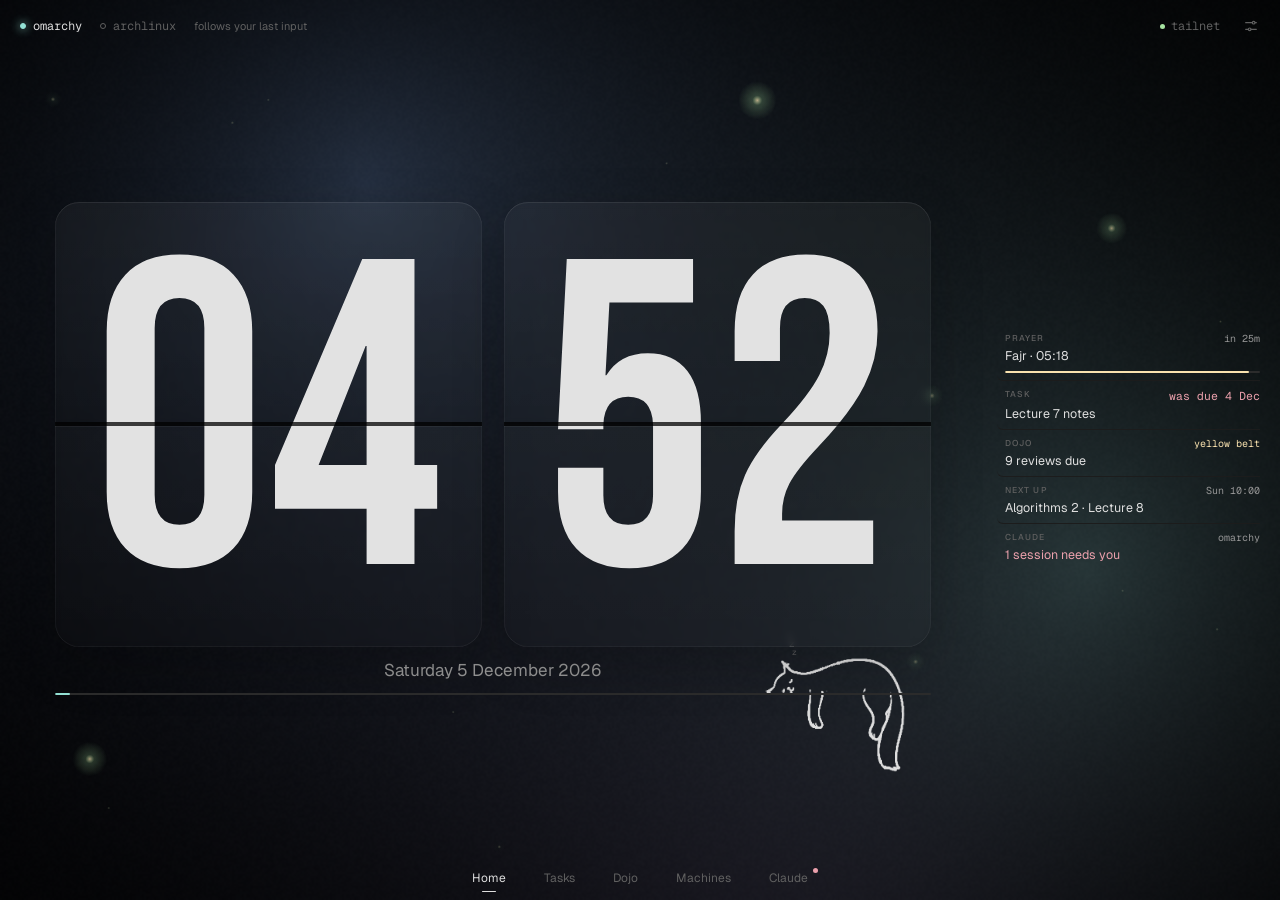
<file: mockup/index.html>
<!doctype html>
<html lang="en"><head><meta charset="utf-8">
<meta name="viewport" content="width=device-width,initial-scale=1,viewport-fit=cover">
<meta name="theme-color" content="#000000"><meta name="mobile-web-app-capable" content="yes">
<link rel="manifest" href="manifest.webmanifest"><link rel="icon" href="icon-192.png">
<title>Subscreen Hub</title>
<link rel="preconnect" href="https://fonts.googleapis.com">
<link rel="preconnect" href="https://fonts.gstatic.com" crossorigin>
<link rel="stylesheet" href="https://fonts.googleapis.com/css2?family=Geist:wght@200;300;400;500;600&family=Bebas+Neue&family=Geist+Mono:wght@400;500&family=IBM+Plex+Sans+Arabic:wght@200;400&display=swap">
<style>
/* Layout: black glass, the same language as dojo and taskvim. True black, no boxes: a section is a small title over a hairline rule.
   Five pages swipe sideways; Home is the clock plus a glance column that links into every other page. Dark-only on purpose (AMOLED). */
:root{
  --bg:#000;
  --text:#dedede;
  --sub:#969696;
  --muted:#606060;
  --faint:#2c2c2c;
  --hair:#1c1c1c;
  --sel:#141414;
  --green:#a6e3a1; --sand:#f9e2af; --rose:#eba0ac; --warm:#fab387; --blue:#89b4fa; --teal:#94e2d5; --purple:#cba6f7; --brown:#c2956e;
  --accent:var(--teal);
  --f-ui:"Geist",system-ui,sans-serif;
  --f-num:"Geist Mono",ui-monospace,monospace;
  --f-ar:"IBM Plex Sans Arabic","Noto Sans Arabic",sans-serif;
  --f-flip:"Bebas Neue","Oswald","Arial Narrow",sans-serif;
  color-scheme:dark;
}
:root[data-scene="aurora"]{--accent:var(--green)}
:root[data-scene="abyss"]{--accent:var(--blue)}
:root[data-scene="sunrise"]{--accent:var(--warm)}

[hidden]{display:none!important}
html{height:100%}
body{margin:0;height:100%;overflow:hidden;background:var(--bg);color:var(--text);font-family:var(--f-ui);-webkit-tap-highlight-color:transparent;-webkit-font-smoothing:antialiased}
button{font:inherit;color:inherit;appearance:none;background:none;border:0;padding:0;cursor:pointer}
:focus-visible{outline:1px solid var(--accent);outline-offset:3px;border-radius:4px}
.num{font-family:var(--f-num);font-variant-numeric:tabular-nums}

#sky{position:fixed;inset:0;width:100%;height:100%;display:block;background:var(--bg);transition:opacity .6s}
#fauna{position:fixed;inset:0;width:100%;height:100%;display:block;pointer-events:none;z-index:1}

.app{position:fixed;inset:0;z-index:2;display:grid;grid-template-rows:auto minmax(0,1fr) auto;padding:calc(env(safe-area-inset-top,0px) + 12px) 20px calc(env(safe-area-inset-bottom,0px) + 8px);box-sizing:border-box;max-width:1400px;margin:0 auto;transition:filter .8s}
:root[data-night] .app,:root[data-night] #fauna,:root[data-night] #sky{filter:grayscale(1) sepia(1) hue-rotate(-38deg) saturate(3.2) brightness(.72)}

/* ---------- top rail ---------- */
.top{display:flex;align-items:center;justify-content:space-between;gap:16px;min-height:28px;font-size:12px}
.hosts{display:flex;gap:18px;align-items:center;min-width:0}
.host{display:flex;align-items:center;gap:7px;color:var(--muted);transition:color .3s;font-family:var(--f-num);font-size:12px}
.host i{width:6px;height:6px;border-radius:50%;border:1px solid currentColor;box-sizing:border-box;transition:background .3s,border-color .3s}
.host.on{color:var(--text)}
.host.on i{background:var(--accent);border-color:var(--accent);box-shadow:0 0 10px var(--accent)}
.mode{color:var(--muted);font-size:11px;white-space:nowrap;overflow:hidden;text-overflow:ellipsis}
.status{display:flex;gap:16px;align-items:center;color:var(--muted);font-family:var(--f-num);font-size:12px;white-space:nowrap}
.mini{color:var(--sub);opacity:0;transition:opacity .4s}
.app:not([data-page="home"]) .mini{opacity:1}
.net{display:flex;align-items:center;gap:6px}
.net i{width:5px;height:5px;border-radius:50%;background:var(--green)}

/* ---------- pager ---------- */
.pager{overflow:hidden;min-height:0;touch-action:pan-y}
.track{display:flex;height:100%;transition:transform .55s cubic-bezier(.22,.9,.24,1)}
.page{flex:0 0 100%;height:100%;overflow:hidden;padding-block:10px;box-sizing:border-box;scrollbar-width:none;position:relative}
.page::-webkit-scrollbar{display:none}
/* every page fits the screen: .fit is scaled down by JS when its content is taller than the page */
.fit{height:100%;transform-origin:top left}
.fit > *{transition:opacity .5s}
.page:not(.on) .fit > *{opacity:0}
.cols{display:grid;grid-template-columns:minmax(0,1.35fr) minmax(0,1fr);gap:clamp(20px,4vw,56px);align-items:start}

/* a section: title + hairline, never a box */
.sec + .sec{margin-top:18px}
.sec-h{display:flex;justify-content:space-between;align-items:baseline;gap:10px;margin:0 0 4px;padding-bottom:6px;border-bottom:1px solid var(--hair);font:500 10.5px var(--f-ui);letter-spacing:.14em;text-transform:uppercase;color:var(--muted)}
.src{font:400 10.5px var(--f-num);letter-spacing:0;text-transform:none;color:var(--muted)}
.line{display:block;height:2px;background:var(--faint);border-radius:2px;overflow:hidden}
.line i{display:block;height:100%;background:var(--accent);border-radius:2px;transition:width .8s cubic-bezier(.22,.9,.24,1)}
.btn{display:inline-flex;align-items:center;gap:8px;font-size:13px;padding:9px 14px;border-radius:999px;background:var(--text);color:#000;font-weight:500;transition:transform .15s}
.btn:active{transform:scale(.96)}
.btn.ghost{background:transparent;color:var(--sub);box-shadow:inset 0 0 0 1px var(--faint)}
.dot{display:inline-block;width:6px;height:6px;border-radius:50%;background:var(--muted);flex:none}

/* ---------- home ---------- */
#p-home .fit{display:flex;align-items:center}
.home{display:grid;grid-template-columns:minmax(0,1fr) minmax(150px,.27fr);gap:clamp(18px,3vw,48px);align-items:center;width:100%}
.clockblock{min-width:0;transition:transform 6s ease-in-out;container-type:inline-size;display:grid;justify-content:center}
.stack{display:flex;flex-direction:column;min-width:0}
.stack .when{justify-content:center}
/* flip clock: two cards, each split in half; a minute change folds the top half down */
.flipclock{--ch:min(52vh,47cqw);display:flex;gap:calc(var(--ch)*.05)}
.flip{position:relative;width:calc(var(--ch)*.96);height:var(--ch);perspective:calc(var(--ch)*3.5);font:400 calc(var(--ch)*.98)/1 var(--f-flip);color:#e2e2e2;letter-spacing:.005em;font-variant-numeric:tabular-nums;--r:calc(var(--ch)*.055)}
.flip .h{position:absolute;left:0;right:0;height:50%;overflow:hidden;-webkit-backface-visibility:hidden;backface-visibility:hidden}
.flip .h{background:rgba(30,30,34,.12);-webkit-backdrop-filter:blur(6px) saturate(1.2);backdrop-filter:blur(3px)}
.flip .ft,.flip .fb{-webkit-backdrop-filter:none;backdrop-filter:none;background:rgb(22,22,26)}
.flip .up{top:0;border-radius:var(--r) var(--r) 0 0;background:linear-gradient(rgba(255,255,255,.045),rgba(255,255,255,.02));box-shadow:inset 0 1px 0 rgba(255,255,255,.08),inset 1px 0 0 rgba(255,255,255,.04),inset -1px 0 0 rgba(255,255,255,.04)}
.flip .lo{bottom:0;border-radius:0 0 var(--r) var(--r);background:linear-gradient(rgba(255,255,255,.03),rgba(255,255,255,.015));box-shadow:inset 0 -1px 0 rgba(255,255,255,.04),inset 1px 0 0 rgba(255,255,255,.04),inset -1px 0 0 rgba(255,255,255,.04)}
.flip .h span{position:absolute;left:0;right:0;height:200%;display:flex;align-items:center;justify-content:center;padding-top:calc(var(--ch)*.045);box-sizing:border-box}
.flip .up span{top:0}
.flip .lo span{bottom:0}
.flip .ft{z-index:3;transform-origin:50% 100%;visibility:hidden}
.flip.go .ft,.flip.go .fb{visibility:visible}
.flip .fb{z-index:3;transform-origin:50% 0;transform:rotateX(90deg);visibility:hidden}
.flip.go .ft{animation:flipTop .28s cubic-bezier(.55,0,.85,.4) forwards}
.flip.go .fb{animation:flipBot .34s .28s cubic-bezier(.2,.75,.3,1.15) forwards}
.flip::after{content:"";position:absolute;left:0;right:0;top:50%;height:max(2px,calc(var(--ch)*.009));margin-top:calc(max(2px,calc(var(--ch)*.009)) / -2);background:rgba(0,0,0,.75);z-index:5;box-shadow:0 1px 0 rgba(255,255,255,.05)}
.flip::before{content:"";position:absolute;inset:0;border-radius:var(--r);box-shadow:0 calc(var(--ch)*.04) calc(var(--ch)*.12) rgba(0,0,0,.18);pointer-events:none}
@keyframes flipTop{0%{transform:rotateX(0);filter:brightness(1)}100%{transform:rotateX(-90deg);filter:brightness(.55)}}
@keyframes flipBot{0%{transform:rotateX(90deg);filter:brightness(1.4)}100%{transform:rotateX(0);filter:brightness(1)}}
.when{display:flex;flex-wrap:wrap;gap:4px 14px;margin-top:12px;font-size:clamp(13px,1.7vw,17px);color:var(--sub)}
.when .hijri{color:var(--sand)}
.minute{margin-top:12px;max-width:100%}

.glance{display:flex;flex-direction:column;min-width:0}
.g{display:grid;grid-template-columns:minmax(0,1fr) auto;gap:2px 8px;padding:7px 8px;margin:0 -8px;border-bottom:1px solid var(--hair);text-align:left;border-radius:6px;transition:background .2s}
.g:last-child{border-bottom:0}
.g:active,.g:hover{background:var(--sel)}
.g .k{grid-row:1;grid-column:1;font:500 8.5px var(--f-ui);letter-spacing:.14em;text-transform:uppercase;color:var(--muted)}
.g .r{grid-row:1;grid-column:2;font:400 10px var(--f-num);color:var(--sub);white-space:nowrap;text-align:right}
.g .v{grid-row:2;grid-column:1 / 3;font-size:12.5px;white-space:nowrap;overflow:hidden;text-overflow:ellipsis}
.g .bar{grid-row:3;grid-column:1 / 3;margin-top:5px}
.g .bar i{background:var(--sand)}
.g.prayer.iqama .bar i{background:var(--teal)}

/* ---------- display menu ---------- */
.menu-btn{width:30px;height:30px;margin:-4px -6px -4px 0;border-radius:50%;display:grid;place-items:center;color:var(--muted);transition:color .2s,background .2s}
.menu-btn svg{width:16px;height:16px}
.menu-btn[aria-expanded="true"]{color:var(--text);background:var(--sel)}
.menu{position:fixed;top:calc(env(safe-area-inset-top,0px) + 46px);right:16px;z-index:30;width:min(290px,calc(100vw - 32px));background:rgba(12,12,12,.93);-webkit-backdrop-filter:blur(16px);backdrop-filter:blur(16px);box-shadow:inset 0 0 0 1px var(--faint),0 20px 60px rgba(0,0,0,.7);border-radius:16px;padding:14px 16px 6px;box-sizing:border-box;transform-origin:top right;animation:menuIn .25s cubic-bezier(.22,.9,.24,1)}
.menu h3{margin:0 0 10px;font:500 10px var(--f-ui);letter-spacing:.14em;text-transform:uppercase;color:var(--muted)}
.swatches{display:grid;grid-template-columns:repeat(5,minmax(0,1fr));gap:6px;margin-bottom:12px}
.sw{display:flex;flex-direction:column;align-items:center;gap:6px;font-size:10.5px;color:var(--sub)}
.sw i{width:38px;height:38px;max-width:100%;border-radius:50%;box-shadow:inset 0 0 0 1px var(--faint);transition:box-shadow .2s,transform .2s}
.sw:active i{transform:scale(.92)}
.sw.on{color:var(--text)}
.sw.on i{box-shadow:0 0 0 2px #0c0c0c,0 0 0 3px var(--text)}
.sw[data-scene="glow"] i{background:radial-gradient(circle at 30% 35%,#89b4fa99,transparent 55%),radial-gradient(circle at 72% 72%,#94e2d599,transparent 55%),#000}
.sw[data-scene="aurora"] i{background:linear-gradient(180deg,#000 12%,#a6e3a166 45%,#cba6f755 62%,#000 92%)}
.sw[data-scene="abyss"] i{background:radial-gradient(circle at 50% 30%,#89b4fa55,transparent 60%),linear-gradient(180deg,#0b1a2c,#000)}
.sw[data-scene="sunrise"] i{background:radial-gradient(circle at 70% 70%,#fab387,transparent 30%),linear-gradient(180deg,#000 15%,#4a1820 62%,#7a3a24 100%)}
.sw[data-scene="off"] i{background:#000}
.rowt{display:flex;justify-content:space-between;align-items:center;width:100%;padding:11px 0;border-top:1px solid var(--hair);font-size:13px;text-align:left}
.switch{width:30px;height:18px;border-radius:9px;background:var(--faint);position:relative;transition:background .2s;flex:none}
.switch::after{content:"";position:absolute;left:2px;top:2px;width:14px;height:14px;border-radius:50%;background:var(--sub);transition:transform .2s,background .2s}
[aria-pressed="true"] .switch{background:var(--accent)}
[aria-pressed="true"] .switch::after{transform:translateX(12px);background:#000}
@keyframes menuIn{from{opacity:0;transform:scale(.94) translateY(-4px)}}

/* ---------- tasks ---------- */
.group{margin-top:8px}
.group-h{display:flex;gap:8px;align-items:baseline;font-size:12px;color:var(--sub);margin-bottom:2px}
.group-h b{font-weight:500;color:var(--text)}
.task{display:grid;grid-template-columns:18px minmax(0,1fr) auto;gap:12px;align-items:center;padding:6px 0;transition:opacity .4s;width:100%;text-align:left}
.chk{width:16px;height:16px;border-radius:50%;box-shadow:inset 0 0 0 1.5px var(--muted);position:relative;transition:background .25s,box-shadow .25s}
.chk::after{content:"";position:absolute;left:5px;top:2px;width:4px;height:8px;border:solid #000;border-width:0 1.5px 1.5px 0;transform:rotate(45deg) scale(0);transition:transform .2s}
.task.done .chk{background:var(--green);box-shadow:none}
.task.done .chk::after{transform:rotate(45deg) scale(1)}
.task.done{opacity:.35}
.task.done .t{text-decoration:line-through}
.t{font-size:14px;min-width:0;overflow:hidden;text-overflow:ellipsis;white-space:nowrap}
.t .proj{font-size:12px;margin-right:6px}
.due{font:400 11.5px var(--f-num);color:var(--muted);white-space:nowrap}
.due.late{color:var(--rose)}
.due.today{color:var(--sand)}
.due.habit{color:var(--teal)}
.big{font-weight:300;font-size:clamp(34px,5vw,54px);line-height:1;letter-spacing:-.03em}
.big small{font-size:.42em;color:var(--muted);letter-spacing:0;margin-left:4px}
.kv{display:grid;grid-template-columns:repeat(4,minmax(0,1fr));gap:10px;margin-top:4px}
.kv div{min-width:0}
.kv span{display:block;font:500 10px var(--f-ui);letter-spacing:.12em;text-transform:uppercase;color:var(--muted)}
.kv b{display:block;font:400 17px var(--f-num);margin-top:3px;white-space:nowrap}
.kv small{color:var(--muted);font-size:11px}
.heat{display:grid;grid-auto-flow:column;grid-template-rows:repeat(7,9px);grid-auto-columns:9px;gap:3px;margin-top:10px;overflow:hidden}
.heat i{border-radius:2px;background:#151515}
.heat .l1{background:#466048}.heat .l2{background:#648c62}.heat .l3{background:#85b981}.heat .l4{background:#a6e3a1}
.heat .today{box-shadow:0 0 0 1px var(--text)}
.course{display:grid;grid-template-columns:minmax(0,1fr) auto;gap:4px 10px;padding:7px 0;font-size:13px}
.course .line{grid-column:1 / 3}
.course .p{font:400 11.5px var(--f-num);color:var(--sub)}

/* ---------- dojo ---------- */
.belt{display:flex;align-items:baseline;gap:12px;flex-wrap:wrap}
.belt .kanji{font-size:13px;color:var(--muted);letter-spacing:.2em}
.belt-name{font-weight:300;font-size:clamp(34px,5vw,56px);letter-spacing:-.03em;line-height:1}
.xp{display:flex;justify-content:space-between;font:400 12px var(--f-num);color:var(--sub);margin:12px 0 6px}
.review{display:grid;grid-template-columns:auto minmax(0,1fr) auto;gap:12px;align-items:center;padding:8px 0;font-size:13.5px;border-bottom:1px solid var(--hair)}
.review:last-child{border-bottom:0}
.review .n{font:400 11px var(--f-num);color:var(--muted);min-width:2.6em}
.diff{font:400 11px var(--f-num)}
.diff.Easy{color:var(--teal)}.diff.Medium{color:var(--sand)}.diff.Hard{color:var(--rose)}
.actions{display:flex;gap:10px;flex-wrap:wrap;margin-top:14px}

/* ---------- machines ---------- */
.machs{display:grid;grid-template-columns:repeat(auto-fit,minmax(min(100%,300px),1fr));gap:clamp(20px,4vw,48px)}
.mach{cursor:pointer;min-width:0}
.mach-h{display:flex;align-items:center;gap:9px;padding-bottom:6px;border-bottom:1px solid var(--hair)}
.mach-h b{font:500 13px var(--f-num)}
.mach-h .kind{font-size:12px;color:var(--muted)}
.mach-h .idle{margin-left:auto;font:400 11.5px var(--f-num);color:var(--muted)}
.mach.on .mach-h .dot{background:var(--accent);box-shadow:0 0 8px var(--accent)}
.mach.on .mach-h .idle{color:var(--accent)}
.spark{width:100%;height:38px;display:block;margin:10px 0 8px}
.np{display:grid;grid-template-columns:38px minmax(0,1fr) auto auto;gap:12px;align-items:center;margin-top:14px;padding-top:12px;border-top:1px solid var(--hair)}
.cover{width:38px;height:38px;border-radius:6px;background:#151515}
.np .tt{font-size:13px;white-space:nowrap;overflow:hidden;text-overflow:ellipsis}
.np .ar{font-size:12px;color:var(--sub);white-space:nowrap;overflow:hidden;text-overflow:ellipsis}
.np .line{margin-top:6px}
.icon{width:34px;height:34px;border-radius:50%;display:grid;place-items:center;color:var(--sub);transition:background .2s,color .2s}
.icon:active{background:var(--sel);color:var(--text)}
.icon svg{width:18px;height:18px}
.np.empty{color:var(--muted);font-size:13px;grid-template-columns:1fr}
.controls{margin-top:22px}
.keys{display:grid;grid-template-columns:repeat(10,minmax(0,1fr));gap:6px;margin-top:8px}
.key{display:flex;flex-direction:column;align-items:center;gap:7px;padding:12px 4px 10px;border-radius:12px;color:var(--sub);font-size:10.5px;transition:background .2s,color .2s;position:relative;overflow:hidden;text-align:center}
.key:hover{background:var(--sel)}
.key svg{width:20px;height:20px}
.key .n{font:300 20px var(--f-ui);line-height:20px;color:var(--text)}
.key.on{color:var(--accent);background:color-mix(in srgb,var(--accent) 9%,transparent)}
.rip{position:absolute;width:16px;height:16px;border-radius:50%;background:var(--text);opacity:.18;transform:translate(-50%,-50%) scale(0);animation:rip .55s ease-out forwards;pointer-events:none}

/* ---------- claude ---------- */
.claude{grid-template-columns:minmax(0,.85fr) minmax(0,1.15fr)}
.crab{width:100%;max-width:220px;aspect-ratio:2.4/1;display:block;image-rendering:pixelated}
.crab-say{font-weight:300;font-size:clamp(24px,3.4vw,36px);letter-spacing:-.02em;line-height:1.1;margin-top:6px}
.crab-say.alert{color:var(--rose)}
.usage{display:grid;grid-template-columns:minmax(0,1fr) auto;gap:6px 12px;align-items:center;font-size:12.5px;color:var(--sub);margin-top:6px}
.usage .line{grid-column:1 / 3;margin-bottom:8px}
.usage .num{color:var(--text);font-size:12px}
.sess{padding:12px 0;border-bottom:1px solid var(--hair)}
.sess:last-child{border-bottom:0}
.sess-h{display:flex;align-items:center;gap:10px;min-width:0}
.sess-h code{font:500 13px var(--f-num);white-space:nowrap;overflow:hidden;text-overflow:ellipsis;min-width:0}
.sess-h .host-tag{font:400 11px var(--f-num);color:var(--muted)}
.sess-h .st{margin-left:auto;font-size:11.5px;color:var(--muted);white-space:nowrap}
.sess.working .dot{background:var(--teal);animation:soft 1.4s infinite}
.sess.working .st{color:var(--teal)}
.sess.waiting .dot{background:var(--rose);animation:ping 1.8s infinite}
.sess.waiting .st{color:var(--rose)}
.sess p{margin:5px 0 0 16px;font-size:13px;color:var(--sub)}
.sess p code{font-family:var(--f-num);color:var(--text);font-size:12.5px}
.sess .actions{margin:10px 0 0 16px}

/* ---------- dock ---------- */
.dock{display:flex;justify-content:center;gap:clamp(14px,4vw,34px);padding-top:8px;font-size:12px}
.dock button{color:var(--muted);padding:6px 2px;position:relative;transition:color .3s}
.dock button::after{content:"";position:absolute;left:50%;bottom:0;width:0;height:1.5px;background:var(--text);border-radius:2px;transform:translateX(-50%);transition:width .35s cubic-bezier(.22,.9,.24,1)}
.dock button.on{color:var(--text)}
.dock button.on::after{width:14px}
.badge{position:absolute;top:4px;right:-8px;width:5px;height:5px;border-radius:50%;background:var(--rose)}

/* ---------- overlays ---------- */
.toast{position:fixed;left:50%;bottom:calc(env(safe-area-inset-bottom,0px) + 52px);transform:translate(-50%,10px);opacity:0;pointer-events:none;transition:opacity .25s,transform .25s;background:#0d0d0d;box-shadow:inset 0 0 0 1px var(--faint);border-radius:10px;padding:10px 14px;font-size:12.5px;color:var(--sub);max-width:calc(100% - 40px);box-sizing:border-box;z-index:40}
.toast.show{opacity:1;transform:translate(-50%,0)}
.toast b{color:var(--text);font-weight:500}
.toast code{font:12px var(--f-num);color:var(--text);word-break:break-all}
.pop{position:fixed;width:5px;height:5px;margin:-2.5px;border-radius:50%;pointer-events:none;z-index:45;animation:pop .7s cubic-bezier(.2,.8,.3,1) forwards}

.athan{position:fixed;inset:0;z-index:50;display:grid;place-items:center;background:rgba(0,0,0,.94);cursor:pointer;animation:fade .7s ease-out;overflow:hidden}
.athan .ring{position:absolute;left:50%;top:50%;width:46vmin;height:46vmin;margin:-23vmin 0 0 -23vmin;border-radius:50%;box-shadow:inset 0 0 0 1px var(--sand);opacity:0;animation:ring 5s cubic-bezier(.2,.6,.3,1) infinite}
.athan .ring:nth-child(2){animation-delay:1.66s}
.athan .ring:nth-child(3){animation-delay:3.33s}
.athan-in{position:relative;text-align:center;padding:20px}
.athan-ar{font-family:var(--f-ar);font-weight:200;font-size:min(22vmin,160px);line-height:1.15;color:var(--sand)}
.athan-en{font-size:12px;letter-spacing:.3em;text-transform:uppercase;color:var(--sub);margin-top:4px}
.athan-note{font-size:11.5px;color:var(--muted);margin-top:22px}

@keyframes soft{50%{opacity:.25}}
@keyframes ping{0%{box-shadow:0 0 0 0 color-mix(in srgb,var(--rose) 60%,transparent)}100%{box-shadow:0 0 0 7px transparent}}
@keyframes rip{to{transform:translate(-50%,-50%) scale(12);opacity:0}}
@keyframes pop{to{transform:translate(var(--dx),var(--dy));opacity:0}}
@keyframes ring{0%{transform:scale(.4);opacity:0}15%{opacity:.7}100%{transform:scale(2.6);opacity:0}}
@keyframes fade{from{opacity:0}}

@media (max-aspect-ratio:1/1){
  .mode{display:none}
  .home,.cols,.claude{grid-template-columns:minmax(0,1fr)}
  .home{gap:22px}
  .flipclock{--ch:min(34vh,47cqw)}
  .keys{grid-template-columns:repeat(5,minmax(0,1fr))}
}
@media (max-width:520px){
  .kv{grid-template-columns:repeat(2,minmax(0,1fr))}
  .net span{display:none}
}
@media (prefers-reduced-motion:reduce){
  *,*::before,*::after{animation-duration:.01ms!important;animation-iteration-count:1!important;transition-duration:.01ms!important}
}
</style>

<canvas id="sky" aria-hidden="true"></canvas>
<canvas id="fauna" aria-hidden="true"></canvas>

<div class="app" id="app" data-page="home">
  <header class="top">
    <div class="hosts">
      <button class="host on" data-m="omarchy" type="button"><i></i>omarchy</button>
      <button class="host" data-m="archlinux" type="button"><i></i>archlinux</button>
      <span class="mode" id="mode">follows your last input</span>
    </div>
    <div class="status">
      <span class="mini num" id="mini">--:--</span>
      <span class="net"><i></i><span>tailnet</span></span>
      <button class="menu-btn" id="menuBtn" type="button" aria-label="Display settings" aria-expanded="false" aria-controls="menu"><svg viewBox="0 0 24 24" fill="none" stroke="currentColor" stroke-width="1.7" stroke-linecap="round"><path d="M4 7h10M18 7h2M4 17h4M12 17h8"/><circle cx="16" cy="7" r="2"/><circle cx="10" cy="17" r="2"/></svg></button>
    </div>
  </header>

  <main class="pager" id="pager">
    <div class="track" id="track">

      <!-- HOME -->
      <section class="page on" id="p-home" aria-label="Home"><div class="fit">
        <div class="home">
          <div class="clockblock" id="drift"><div class="stack">
            <div class="flipclock" id="clock" role="timer" aria-label="Time"><div class="flip" id="fH"><div class="h up"><span></span></div><div class="h lo"><span></span></div><div class="h up ft"><span></span></div><div class="h lo fb"><span></span></div></div><div class="flip" id="fM"><div class="h up"><span></span></div><div class="h lo"><span></span></div><div class="h up ft"><span></span></div><div class="h lo fb"><span></span></div></div></div>
            <div class="when"><span id="dateG"></span></div>
            <div class="line minute"><i id="minute" style="width:0"></i></div>
          </div></div>
          <nav class="glance" aria-label="At a glance">
            <button class="g prayer" id="gPrayer" type="button" data-go="athan">
              <span class="k" id="gPk">Prayer</span><span class="v" id="gPv"></span><span class="r num" id="gPr"></span>
              <span class="line bar"><i id="gPbar" style="width:0"></i></span>
            </button>
            <button class="g" type="button" data-go="1"><span class="k">Task</span><span class="v" id="gTv"></span><span class="r" id="gTr"></span></button>
            <button class="g" type="button" data-go="2"><span class="k">Dojo</span><span class="v" id="gDv"></span><span class="r" id="gDr"></span></button>
            <button class="g" type="button" data-go="1"><span class="k">Next up</span><span class="v" id="gCv"></span><span class="r num" id="gCr"></span></button>
            <button class="g" type="button" data-go="4"><span class="k">Claude</span><span class="v" id="gAv"></span><span class="r" id="gAr"></span></button>
          </nav>
        </div>
      </div></section>

      <!-- TASKS -->
      <section class="page" id="p-tasks" aria-label="Tasks"><div class="fit">
        <div class="cols">
          <div class="sec">
            <h2 class="sec-h">Dashboard <span class="src">taskvim · archlinux · sample</span></h2>
            <div id="taskGroups"></div>
          </div>
          <div>
            <div class="sec">
              <h2 class="sec-h">Today <span class="src" id="streakTxt">streak 6 days</span></h2>
              <div class="big num" id="goalBig"></div>
              <div class="line" style="margin-top:12px"><i id="goalLine" style="width:0;background:var(--green)"></i></div>
              <div class="heat" id="taskHeat" aria-label="Completions, last 16 weeks"></div>
            </div>
            <div class="sec">
              <h2 class="sec-h">Courses</h2>
              <div id="courses"></div>
            </div>
          </div>
        </div>
      </div></section>

      <!-- DOJO -->
      <section class="page" id="p-dojo" aria-label="Dojo"><div class="fit">
        <div class="cols">
          <div>
            <div class="sec">
              <h2 class="sec-h">Rank <span class="src">dojo.db · omarchy · snapshot</span></h2>
              <div class="belt"><span class="belt-name" id="beltName"></span><span class="kanji">道場</span></div>
              <div class="xp num"><span id="xpTxt"></span><span id="xpNext"></span></div>
              <div class="line"><i id="xpLine" style="width:0"></i></div>
            </div>
            <div class="sec">
              <h2 class="sec-h">Practice</h2>
              <div class="kv" id="dojoKv"></div>
              <div class="heat" id="dojoHeat" aria-label="Practice, last 16 weeks"></div>
            </div>
          </div>
          <div class="sec">
            <h2 class="sec-h">Due for review <span class="src" id="dueCount"></span></h2>
            <div id="reviews"></div>
            <div class="actions">
              <button class="btn" type="button" id="startReview">Start review on omarchy</button>
              <button class="btn ghost" type="button" id="randomMed">Random medium</button>
            </div>
          </div>
        </div>
      </div></section>

      <!-- MACHINES -->
      <section class="page" id="p-machines" aria-label="Machines"><div class="fit">
        <div class="machs" id="machineCols"></div>
        <div class="sec controls">
          <h2 class="sec-h">Controls <span class="src" id="ctlTarget">→ omarchy</span></h2>
          <div class="keys" id="keys"></div>
        </div>
      </div></section>

      <!-- CLAUDE -->
      <section class="page" id="p-claude" aria-label="Claude"><div class="fit">
        <div class="cols claude">
          <div>
            <canvas class="crab" id="crab" aria-hidden="true"></canvas>
            <div class="crab-say" id="crabSay"></div>
            <div class="sec" style="margin-top:20px">
              <h2 class="sec-h">Usage <span class="src">sample</span></h2>
              <div class="usage">
                <span>5-hour window</span><span class="num">42%</span><div class="line"><i style="width:42%"></i></div>
                <span>This week</span><span class="num">18%</span><div class="line"><i style="width:18%"></i></div>
              </div>
            </div>
          </div>
          <div class="sec">
            <h2 class="sec-h">Sessions <span class="src">both machines</span></h2>
            <div id="sessions"></div>
          </div>
        </div>
      </div></section>

    </div>
  </main>

  <nav class="dock" id="dock" aria-label="Pages">
    <button type="button" data-go="0" class="on">Home</button>
    <button type="button" data-go="1">Tasks</button>
    <button type="button" data-go="2">Dojo</button>
    <button type="button" data-go="3">Machines</button>
    <button type="button" data-go="4">Claude<span class="badge" id="badge"></span></button>
  </nav>
</div>

<div class="toast" id="toast" role="status" aria-live="polite"></div>

<div class="menu" id="menu" role="dialog" aria-label="Display" hidden>
  <h3>Ambient</h3>
  <div class="swatches">
    <button class="sw" type="button" data-scene="glow"><i></i>Glow</button>
    <button class="sw" type="button" data-scene="aurora"><i></i>Aurora</button>
    <button class="sw" type="button" data-scene="abyss"><i></i>Abyss</button>
    <button class="sw" type="button" data-scene="sunrise"><i></i>Sunrise</button>
    <button class="sw" type="button" data-scene="off"><i></i>Off</button>
  </div>
  <button class="rowt" type="button" id="animalsBtn" aria-pressed="true">Animals<span class="switch"></span></button>
  <button class="rowt" type="button" id="nightBtn" aria-pressed="false">Night mode<span class="switch"></span></button>
  <button class="rowt" type="button" id="athanBtn">Preview athan<span style="color:var(--sand);font-size:11px">▶</span></button>
</div>

<div class="athan" id="athan" hidden>
  <i class="ring"></i><i class="ring"></i><i class="ring"></i>
  <div class="athan-in">
    <div class="athan-ar" id="athanAr"></div>
    <div class="athan-en" id="athanEn"></div>
    <div class="athan-note" id="athanNote">Tap anywhere to stop</div>
  </div>
</div>

<script>
(() => {
const $ = (s, r = document) => r.querySelector(s);
const $$ = (s, r = document) => [...r.querySelectorAll(s)];
const root = document.documentElement, app = $('#app');
const reduce = matchMedia('(prefers-reduced-motion: reduce)').matches;
const store = {
  get(k, d) { try { return localStorage.getItem(k) ?? d; } catch { return d; } },
  set(k, v) { try { localStorage.setItem(k, v); } catch {} },
};
const pad = n => String(n).padStart(2, '0');
const hm = d => pad(d.getHours()) + ':' + pad(d.getMinutes());
const rand = (a, b) => a + Math.random() * (b - a);
const clamp = (v, a, b) => Math.max(a, Math.min(b, v));
const css = n => getComputedStyle(root).getPropertyValue(n).trim();
const DAY = 86400000;
const iso = d => `${d.getFullYear()}-${pad(d.getMonth() + 1)}-${pad(d.getDate())}`;
const startOfDay = d => { const x = new Date(d); x.setHours(0, 0, 0, 0); return x; };
const addDays = (d, n) => { const x = new Date(d); x.setDate(x.getDate() + n); return x; };

function fit(c) {
  const r = c.getBoundingClientRect(), d = Math.min(devicePixelRatio || 1, 2);
  const w = Math.max(1, Math.round(r.width * d)), h = Math.max(1, Math.round(r.height * d));
  if (c.width !== w || c.height !== h) { c.width = w; c.height = h; }
  return d;
}
let toastTimer;
function toast(html) {
  const t = $('#toast'); t.innerHTML = html; t.classList.add('show');
  clearTimeout(toastTimer); toastTimer = setTimeout(() => t.classList.remove('show'), 2600);
}
function pop(el, color, n = 12) {
  if (reduce || !el) return;
  const r = el.getBoundingClientRect(), x = r.left + r.width / 2, y = r.top + r.height / 2;
  for (let i = 0; i < n; i++) {
    const s = document.createElement('i'); s.className = 'pop';
    const a = i / n * Math.PI * 2 + rand(-.2, .2), d = rand(18, 40);
    s.style.cssText = `left:${x}px;top:${y}px;background:${color};--dx:${Math.cos(a) * d}px;--dy:${Math.sin(a) * d}px`;
    document.body.appendChild(s); setTimeout(() => s.remove(), 750);
  }
}

/* ================= ambient sky (GPU) ================= */
const VERT = 'attribute vec2 a;void main(){gl_Position=vec4(a,0.,1.);}';
const COMMON = `
#ifdef GL_FRAGMENT_PRECISION_HIGH
precision highp float;
#else
precision mediump float;
#endif
uniform vec2 u_res;uniform float u_t,u_dim;
float hash(vec2 p){p=fract(p*vec2(123.34,456.21));p+=dot(p,p+45.32);return fract(p.x*p.y);}
float noise(vec2 p){vec2 i=floor(p),f=fract(p);vec2 u=f*f*(3.-2.*f);
  return mix(mix(hash(i),hash(i+vec2(1.,0.)),u.x),mix(hash(i+vec2(0.,1.)),hash(i+vec2(1.,1.)),u.x),u.y);}
float fbm(vec2 p){float v=0.,a=.5;for(int i=0;i<5;i++){v+=a*noise(p);p=p*2.03+vec2(1.7,9.2);a*=.5;}return v;}
vec3 post(vec3 col,vec2 uv){
  col*=mix(.75,.16,u_dim);
  col*=smoothstep(1.35,.35,length((uv-.5)*vec2(1.1,1.3)));
  return col;
}
`;
const SCENES = {
  glow: `void main(){
    vec2 uv=gl_FragCoord.xy/u_res;float asp=u_res.x/u_res.y;vec2 p=vec2(uv.x*asp,uv.y);
    vec3 col=vec3(0.);
    vec2 a=vec2(asp*(.28+.08*sin(u_t*.05)),.68+.12*cos(u_t*.04));
    vec2 b=vec2(asp*(.78+.07*cos(u_t*.037)),.28+.1*sin(u_t*.05+1.));
    vec2 c=vec2(asp*(.55+.1*sin(u_t*.03+2.)),-.15);
    col+=vec3(.54,.71,.98)*exp(-length(p-a)*2.8)*.32;
    col+=vec3(.58,.89,.84)*exp(-length(p-b)*3.2)*.26;
    col+=vec3(.80,.65,.97)*exp(-length(p-c)*2.4)*.22;
    col+=(hash(gl_FragCoord.xy+fract(u_t*.5)*97.)-.5)*.02;
    gl_FragColor=vec4(post(col,uv),1.);
  }`,
  aurora: `void main(){
    vec2 uv=gl_FragCoord.xy/u_res;float asp=u_res.x/u_res.y;vec2 p=vec2(uv.x*asp,uv.y);
    vec3 col=vec3(0.);
    float s=hash(floor(gl_FragCoord.xy/1.5));
    col+=vec3(.8)*step(.997,s)*(.4+.6*sin(u_t*1.5+s*90.))*smoothstep(.3,.95,uv.y);
    for(int i=0;i<3;i++){float fi=float(i);float x=p.x*.8+fi*2.1;
      float c=.58+fi*.07+.1*sin(x*1.4+u_t*.06+fi*1.3)+.14*(fbm(vec2(x*1.2,u_t*.04+fi))-.5);
      float d=uv.y-c;float band=d>0.?exp(-d*3.6):exp(d*24.);
      float rays=(.3+fbm(vec2(x*9.,u_t*.12+fi*4.)))*(.55+.45*sin(x*28.+u_t*.4+fbm(vec2(x*3.,u_t*.1))*6.));
      col+=mix(vec3(.65,.89,.63),vec3(.8,.65,.97),clamp(fi*.42+.25*sin(x*.7+u_t*.08),0.,1.))*band*max(rays,0.)*.45;}
    gl_FragColor=vec4(post(col,uv),1.);
  }`,
  abyss: `void main(){
    vec2 uv=gl_FragCoord.xy/u_res;float asp=u_res.x/u_res.y;vec2 p=vec2(uv.x*asp,uv.y);
    vec3 col=vec3(0.,.03,.07)*pow(uv.y,1.5);
    vec2 q=p*3.2;float c=0.;
    for(int i=0;i<3;i++){q+=vec2(sin(q.y*1.3+u_t*.35),cos(q.x*1.1-u_t*.28))*.6;c+=.5/(abs(sin(q.x+q.y))+.45);}
    col+=vec3(.54,.71,.98)*pow(c/3.4,3.)*.18*uv.y;
    col+=vec3(.5,.7,.95)*pow(fbm(vec2(p.x*2.6+uv.y*1.1-u_t*.025,u_t*.04)),3.2)*uv.y*uv.y*.7;
    vec2 g=p*26.;g.y+=u_t*.5;vec2 id=floor(g);vec2 f=fract(g)-.5;float h=hash(id);
    col+=vec3(.7,.85,.95)*smoothstep(.06,0.,length(f-vec2(h-.5,fract(h*13.)-.5)*.6))*step(.88,h)*.4;
    gl_FragColor=vec4(post(col,uv),1.);
  }`,
  sunrise: `void main(){
    vec2 uv=gl_FragCoord.xy/u_res;float asp=u_res.x/u_res.y;vec2 p=vec2(uv.x*asp,uv.y);
    vec3 col=mix(vec3(.5,.24,.14),vec3(.12,.04,.08),smoothstep(.1,.55,uv.y));
    col=mix(col,vec3(0.),smoothstep(.45,1.,uv.y));
    vec2 sc=vec2(asp*.72,.32);float sd=length(p-sc);
    col+=vec3(.98,.7,.53)*smoothstep(.1,.09,sd)*.6+vec3(.98,.55,.4)*exp(-sd*4.5)*.35;
    for(int i=0;i<4;i++){float fi=float(i);
      float h=.3-fi*.065+.04*sin(p.x*(1.6+fi*.7)+fi*2.3+u_t*.012*(fi+1.))+.03*fbm(vec2(p.x*2.5+fi*5.+u_t*.02*(fi+1.),fi));
      col=mix(col,mix(vec3(.16,.06,.06),vec3(.01),fi/3.),smoothstep(h+.002,h-.002,uv.y));}
    gl_FragColor=vec4(post(col,uv),1.);
  }`,
};
const sky = (() => {
  const c = $('#sky');
  const gl = c.getContext('webgl', { antialias: false, alpha: false, powerPreference: 'low-power' });
  if (!gl) return null;
  const buf = gl.createBuffer();
  gl.bindBuffer(gl.ARRAY_BUFFER, buf);
  gl.bufferData(gl.ARRAY_BUFFER, new Float32Array([-1,-1, 1,-1, -1,1, -1,1, 1,-1, 1,1]), gl.STATIC_DRAW);
  const sh = (type, src) => { const s = gl.createShader(type); gl.shaderSource(s, src); gl.compileShader(s);
    if (!gl.getShaderParameter(s, gl.COMPILE_STATUS)) { console.warn(gl.getShaderInfoLog(s)); return null; } return s; };
  const vs = sh(gl.VERTEX_SHADER, VERT), progs = {};
  for (const [k, body] of Object.entries(SCENES)) {
    const fs = sh(gl.FRAGMENT_SHADER, COMMON + body); if (!vs || !fs) continue;
    const p = gl.createProgram(); gl.attachShader(p, vs); gl.attachShader(p, fs); gl.linkProgram(p);
    if (!gl.getProgramParameter(p, gl.LINK_STATUS)) continue;
    progs[k] = { p, a: gl.getAttribLocation(p, 'a'), res: gl.getUniformLocation(p, 'u_res'), t: gl.getUniformLocation(p, 'u_t'), dim: gl.getUniformLocation(p, 'u_dim') };
  }
  function resize() {
    const s = Math.min(devicePixelRatio || 1, 2) * .5;
    c.width = Math.max(1, Math.round(innerWidth * s)); c.height = Math.max(1, Math.round(innerHeight * s));
    gl.viewport(0, 0, c.width, c.height);
  }
  resize(); addEventListener('resize', resize);
  return {
    c,
    draw(scene, t, dim) {
      const P = progs[scene];
      if (!P) { gl.clearColor(0, 0, 0, 1); gl.clear(gl.COLOR_BUFFER_BIT); return; }
      gl.useProgram(P.p); gl.bindBuffer(gl.ARRAY_BUFFER, buf);
      gl.enableVertexAttribArray(P.a); gl.vertexAttribPointer(P.a, 2, gl.FLOAT, false, 0, 0);
      gl.uniform2f(P.res, c.width, c.height); gl.uniform1f(P.t, t % 3000); gl.uniform1f(P.dim, dim);
      gl.drawArrays(gl.TRIANGLES, 0, 6);
    },
  };
})();

/* ================= data ================= */
const PAGES = ['home', 'tasks', 'dojo', 'machines', 'claude'];
const SCENE_NAMES = ['glow', 'aurora', 'abyss', 'sunrise', 'off'];
let scene = SCENE_NAMES.includes(store.get('ss-scene2')) ? store.get('ss-scene2') : 'glow';
let night = false, pageIndex = 0, active = 'omarchy', pinned = false;

const today0 = startOfDay(new Date());
const dayOff = n => iso(addDays(today0, n));

// taskvim: sample data in taskvim's own shape (sections, courses, habits)
const TASKS = [
  { id: 1, sec: 'important', text: 'Lecture 7 notes', course: 'Algorithms 2', color: 'blue', due: dayOff(-1) },
  { id: 2, sec: 'important', text: 'Write the subscreen agent spec', due: dayOff(0) },
  { id: 3, sec: 'general', text: 'Lab 3: scheduler simulation', course: 'Operating Systems', color: 'warm', due: dayOff(3) },
  { id: 4, sec: 'general', text: 'Back up ~/Documents to the NAS' },
  { id: 5, sec: 'agent', text: 'water plants', habit: 'every 3d' },
  { id: 6, sec: 'agent', text: 'Clear dojo reviews', habit: 'daily' },
];
const COURSES = [
  { name: 'Algorithms 2', color: 'blue', pct: 62 },
  { name: 'Operating Systems', color: 'warm', pct: 41 },
  { name: 'Linear Algebra', color: 'purple', pct: 78 },
];
const goal = { target: 5, done: 2 };
const NEXT_EVENT = (() => {
  const d = addDays(today0, (7 - today0.getDay()) % 7 || 7); d.setHours(10, 0, 0, 0);
  return { text: 'Algorithms 2 · Lecture 8', at: d };
})();

// dojo: a real snapshot of ~/.local/share/dojo/dojo.db on omarchy (Oct 15). days: [solved, attempts]
const DOJO = {
  xp: 200, solved: 20,
  days: { '2026-08-11': [0, 3], '2026-08-13': [1, 11], '2026-08-14': [2, 124], '2026-08-15': [0, 7], '2026-08-16': [3, 25], '2026-08-17': [1, 20],
    '2026-08-18': [2, 12], '2026-08-19': [0, 1], '2026-08-21': [0, 9], '2026-08-23': [0, 11], '2026-08-26': [1, 7], '2026-09-01': [1, 12],
    '2026-09-03': [1, 6], '2026-09-11': [1, 30], '2026-09-13': [1, 6], '2026-09-15': [1, 14], '2026-09-16': [1, 8], '2026-09-17': [0, 26],
    '2026-09-18': [1, 11], '2026-09-24': [1, 7], '2026-09-27': [1, 5], '2026-10-05': [0, 36], '2026-10-10': [1, 21] },
  due: [['Two Sum', 1, 'Easy'], ['Product Sales Analysis I', 1068, 'Easy'], ['Number of Steps to Reduce a Number to Zero', 1342, 'Easy'],
    ['Split a String in Balanced Strings', 1221, 'Easy'], ['Range Sum of BST', 938, 'Easy'],
    ['Find a Corresponding Node of a Binary Tree in a Clone of That Tree', 1379, 'Easy'], ['Defanging an IP Address', 1108, 'Easy'],
    ['XOR Operation in an Array', 1486, 'Easy'], ['Search Insert Position', 35, 'Easy']],
};
const BELTS = [['White', 'text', 0], ['Yellow', 'sand', 100], ['Orange', 'warm', 300], ['Green', 'green', 700], ['Blue', 'blue', 1400],
  ['Purple', 'purple', 2500], ['Brown', 'brown', 4000], ['Red', 'rose', 6000], ['Black', 'muted', 9000]];

const PRAYERS = [
  { k: 'fajr', en: 'Fajr', ar: 'الفجر', t: '05:18', iq: 25 },
  { k: 'sunrise', en: 'Sunrise', ar: 'الشروق', t: '06:40', iq: 0 },
  { k: 'dhuhr', en: 'Dhuhr', ar: 'الظهر', t: '12:22', iq: 20 },
  { k: 'asr', en: 'Asr', ar: 'العصر', t: '15:36', iq: 20 },
  { k: 'maghrib', en: 'Maghrib', ar: 'المغرب', t: '18:04', iq: 10 },
  { k: 'isha', en: 'Isha', ar: 'العشاء', t: '19:26', iq: 15 },
];

const machines = {
  omarchy: { kind: 'Desktop', cpu: 18, cpuT: 52, gpu: 9, gpuT: 44, ram: 11.4, ramMax: 32, down: 1.2, up: .12, idle: 0, hist: [] },
  archlinux: { kind: 'Laptop', cpu: 6, cpuT: 46, gpu: 2, gpuT: 41, ram: 5.1, ramMax: 16, down: .1, up: .02, idle: 840, hist: [] },
};
for (const m of Object.values(machines)) for (let i = 0; i < 60; i++) m.hist.push(clamp(m.cpu + rand(-8, 8), 1, 100));
const TRACKS = [
  { t: 'Nocturne in E-flat, Op. 9 No. 2', a: 'Frédéric Chopin', len: 271, hue: 258 },
  { t: 'Gymnopédie No. 1', a: 'Erik Satie', len: 198, hue: 182 },
  { t: 'Clair de lune', a: 'Claude Debussy', len: 302, hue: 28 },
];
const media = { omarchy: { src: 'Spotify', i: 0, pos: 72, playing: true }, archlinux: null };

const KEYS = [
  { id: 'ws1', n: '1', label: 'Space', cmd: 'hyprctl dispatch workspace 1' },
  { id: 'ws2', n: '2', label: 'Space', cmd: 'hyprctl dispatch workspace 2' },
  { id: 'ws3', n: '3', label: 'Space', cmd: 'hyprctl dispatch workspace 3' },
  { id: 'term', icon: 'term', label: 'Terminal', cmd: 'uwsm app -- alacritty' },
  { id: 'dojo', icon: 'dojo', label: 'Dojo', cmd: '~/projects/dojo/scripts/launch-dojo.sh' },
  { id: 'shot', icon: 'shot', label: 'Capture', cmd: 'grim -g "$(slurp)"' },
  { id: 'mic', icon: 'mic', label: 'Mic off', toggle: true, cmd: 'wpctl set-mute @DEFAULT_SOURCE@ toggle' },
  { id: 'dnd', icon: 'moon', label: 'Quiet', toggle: true, cmd: 'makoctl mode -t do-not-disturb' },
  { id: 'nl', icon: 'sun', label: 'Warm', toggle: true, cmd: 'omarchy-toggle-nightlight' },
  { id: 'lock', icon: 'lock', label: 'Lock', cmd: 'loginctl lock-session' },
];
const ICONS = {
  term: '<path d="M4 6l5 6-5 6M12 18h8"/>',
  dojo: '<path d="M3 8h18M5 8l1-3h12l1 3M6 8v12M18 8v12M9 12h6"/>',
  shot: '<path d="M4 8V5h3M17 5h3v3M20 16v3h-3M7 19H4v-3"/><circle cx="12" cy="12" r="3"/>',
  mic: '<rect x="9" y="3" width="6" height="11" rx="3"/><path d="M5 11a7 7 0 0 0 14 0M12 18v3"/>',
  moon: '<path d="M20 14.5A8 8 0 1 1 9.5 4a6.5 6.5 0 0 0 10.5 10.5z"/>',
  sun: '<circle cx="12" cy="12" r="4"/><path d="M12 2v2M12 20v2M2 12h2M20 12h2M4.9 4.9l1.4 1.4M17.7 17.7l1.4 1.4M4.9 19.1l1.4-1.4M17.7 6.3l1.4-1.4"/>',
  lock: '<rect x="5" y="11" width="14" height="10" rx="2"/><path d="M8 11V8a4 4 0 0 1 8 0v3"/>',
  play: '<path d="M7 4v16l13-8z" fill="currentColor" stroke="none"/>',
  pause: '<path d="M6 4h4v16H6zM14 4h4v16h-4z" fill="currentColor" stroke="none"/>',
  next: '<path d="M16 5h2v14h-2zM4 5v14l11-7z" fill="currentColor" stroke="none"/>',
};
const svg = k => `<svg viewBox="0 0 24 24" fill="none" stroke="currentColor" stroke-width="1.6" stroke-linecap="round" stroke-linejoin="round">${ICONS[k]}</svg>`;
const keyState = { omarchy: {}, archlinux: {} };

const sessions = [
  { m: 'omarchy', dir: '~/projects/subscreen', state: 'working', detail: 'Editing <code>serve.py</code> · 2m' },
  { m: 'omarchy', dir: '~/dotfiles', state: 'waiting', detail: 'Wants to run <code>stow -R hypr</code>' },
  { m: 'archlinux', dir: '~/projects/taskvim', state: 'idle', detail: 'Finished 14m ago' },
];

/* ================= pager ================= */
const track = $('#track'), pager = $('#pager');
function go(i, instant) {
  pageIndex = clamp(i, 0, PAGES.length - 1);
  if (instant) track.style.transition = 'none';
  track.style.transform = `translateX(${-pageIndex * 100}%)`;
  if (instant) requestAnimationFrame(() => { track.style.transition = ''; });
  app.dataset.page = PAGES[pageIndex];
  $$('.page').forEach((p, k) => p.classList.toggle('on', k === pageIndex));
  $$('#dock button').forEach((b, k) => { b.classList.toggle('on', k === pageIndex); b.setAttribute('aria-current', k === pageIndex ? 'page' : 'false'); });
  try { history.replaceState(null, '', '#' + PAGES[pageIndex]); } catch {}
  if (PAGES[pageIndex] === 'machines') requestAnimationFrame(drawSparks);
}
document.addEventListener('click', e => {
  const b = e.target.closest('[data-go]'); if (!b) return;
  if (b.dataset.go === 'athan') return openAthan();
  go(+b.dataset.go);
});
addEventListener('keydown', e => {
  if (e.key === 'ArrowRight') go(pageIndex + 1);
  if (e.key === 'ArrowLeft') go(pageIndex - 1);
  if (e.key === 'Escape') closeAthan();
});
let drag = null, swallow = false;
pager.addEventListener('pointerdown', e => {
  if (e.pointerType === 'mouse' && e.button !== 0) return;
  drag = { x: e.clientX, y: e.clientY, dx: 0, lock: null, id: e.pointerId };
});
pager.addEventListener('pointermove', e => {
  if (!drag || e.pointerId !== drag.id) return;
  const dx = e.clientX - drag.x, dy = e.clientY - drag.y;
  if (!drag.lock && Math.hypot(dx, dy) > 9) {
    drag.lock = Math.abs(dx) > Math.abs(dy) ? 'x' : 'y';
    if (drag.lock === 'x') { track.style.transition = 'none'; try { pager.setPointerCapture(e.pointerId); } catch {} }
  }
  if (drag.lock === 'x') {
    const edge = (pageIndex === 0 && dx > 0) || (pageIndex === PAGES.length - 1 && dx < 0);
    drag.dx = edge ? dx * .3 : dx;
    track.style.transform = `translateX(calc(${-pageIndex * 100}% + ${drag.dx}px))`;
  }
});
function endDrag() {
  if (!drag) return;
  if (drag.lock === 'x') {
    track.style.transition = '';
    swallow = true; setTimeout(() => { swallow = false; }, 60);
    go(drag.dx < -60 ? pageIndex + 1 : drag.dx > 60 ? pageIndex - 1 : pageIndex);
  }
  drag = null;
}
pager.addEventListener('pointerup', endDrag);
pager.addEventListener('pointercancel', endDrag);
pager.addEventListener('click', e => { if (swallow) { e.stopPropagation(); e.preventDefault(); } }, true);

/* ================= machine switching ================= */
function idleText(s) {
  if (s < 5) return 'active now';
  if (s < 60) return `idle ${Math.floor(s)}s`;
  if (s < 3600) return `idle ${Math.floor(s / 60)}m`;
  return `idle ${Math.floor(s / 3600)}h`;
}
function setActive(name, tapped) {
  if (tapped && name === active) {
    pinned = !pinned;
    $('#mode').textContent = pinned ? `pinned to ${name}` : 'follows your last input';
    toast(pinned ? `Pinned to <b>${name}</b>` : 'Following your last input again');
    return;
  }
  machines[active].idle = Math.max(machines[active].idle, 1);
  active = name; machines[name].idle = 0;
  if (tapped) pinned = true;
  $$('.host').forEach(h => h.classList.toggle('on', h.dataset.m === name));
  $('#mode').textContent = pinned ? `pinned to ${name}` : 'follows your last input';
  renderMachines(); renderKeys(); renderSessions();
  $('#startReview').textContent = `Start review on ${name}`;
  toast(`Controls now go to <b>${name}</b>`);
}
$$('.host').forEach(h => h.addEventListener('click', () => setActive(h.dataset.m, true)));

/* ================= home: clock, prayer, glance ================= */
const at = (day, hhmm, add = 0) => { const [h, m] = hhmm.split(':').map(Number); const d = addDays(day, add); d.setHours(h, m, 0, 0); return d; };
function prayerState(now) {
  const list = PRAYERS.map(p => ({ ...p, time: at(now, p.t) }));
  let ci = -1; list.forEach((p, i) => { if (p.time <= now) ci = i; });
  const cur = ci >= 0 ? list[ci] : { ...PRAYERS[5], time: at(now, PRAYERS[5].t, -1) };
  const next = list[ci + 1] || { ...PRAYERS[0], time: at(now, PRAYERS[0].t, 1), tomorrow: true };
  if (cur.iq) { const iqT = new Date(cur.time.getTime() + cur.iq * 60000); if (now < iqT) return { mode: 'iqama', p: cur, start: cur.time, end: iqT, next }; }
  return { mode: 'next', p: next, start: cur.time, end: next.time, next };
}
function countdown(ms) {
  const s = Math.max(0, Math.round(ms / 1000)), h = Math.floor(s / 3600), m = Math.floor(s % 3600 / 60);
  if (h) return `${h}h ${pad(m)}m`;
  if (m >= 10) return `${m}m`;
  return `${m}:${pad(s % 60)}`;
}
let lastPrayer = null;

const flipVal = {};
function setFlip(id, v) {
  const el = $('#' + id), old = flipVal[id];
  if (old === v) return;
  flipVal[id] = v;
  const [t, b, ft, fb] = $$('.h span', el);
  if (old === undefined || reduce) { t.textContent = b.textContent = ft.textContent = fb.textContent = v; return; }
  // static top shows the new value at once; the old top folds down over it,
  // then the new bottom swings into place over the old bottom
  t.textContent = v; ft.textContent = old; fb.textContent = v; b.textContent = old;
  el.classList.remove('go'); void el.offsetWidth; el.classList.add('go');
  clearTimeout(el._done);
  el._done = setTimeout(() => { b.textContent = v; ft.textContent = v; el.classList.remove('go'); }, 650);
}
function tickHome(now) {
  setFlip('fH', pad(now.getHours()));
  setFlip('fM', pad(now.getMinutes()));
  $('#clock').setAttribute('aria-label', hm(now));
  $('#mini').textContent = hm(now);
  const mi = $('#minute');
  if (now.getSeconds() === 0) { mi.style.transition = 'none'; mi.style.width = '0'; void mi.offsetWidth; }
  else { mi.style.transition = 'width 1s linear'; mi.style.width = (now.getSeconds() / 59 * 100) + '%'; }
  $('#dateG').textContent = now.toLocaleDateString('en-GB', { weekday: 'long', day: 'numeric', month: 'long', year: 'numeric' });

  const st = lastPrayer = prayerState(now);
  $('#gPrayer').classList.toggle('iqama', st.mode === 'iqama');
  $('#gPk').textContent = st.mode === 'iqama' ? 'Iqama' : 'Prayer';
  $('#gPv').textContent = st.mode === 'iqama' ? `${st.p.en} · ${hm(st.end)}` : `${st.p.en} · ${st.p.t}${st.p.tomorrow ? ' tomorrow' : ''}`;
  $('#gPr').textContent = 'in ' + countdown(st.end - now);
  $('#gPbar').style.width = (clamp((now - st.start) / (st.end - st.start), 0, 1) * 100) + '%';

  const nxt = TASKS.find(t => t.sec === 'important' && !t.done) || TASKS.find(t => !t.done && !t.habit);
  $('#gTv').textContent = nxt ? nxt.text : 'Nothing open';
  const d = nxt && dueInfo(nxt);
  $('#gTr').innerHTML = d ? `<span class="due ${d.cls}">${d.txt}</span>` : '';

  const belt = beltFor(DOJO.xp);
  $('#gDv').textContent = `${DOJO.due.length} reviews due`;
  $('#gDr').innerHTML = `<span style="color:var(--${belt.cur[1]})">${belt.cur[0].toLowerCase()} belt</span>`;

  $('#gCv').textContent = NEXT_EVENT.text;
  $('#gCr').textContent = NEXT_EVENT.at.toLocaleDateString('en-GB', { weekday: 'short' }) + ' ' + hm(NEXT_EVENT.at);

  const w = sessions.filter(s => s.state === 'waiting');
  $('#gAv').innerHTML = w.length ? `<span style="color:var(--rose)">${w.length} session needs you</span>` : `${sessions.filter(s => s.state === 'working').length} working`;
  $('#gAr').textContent = w.length ? w[0].m : '';
}
// Burn-in drift: the AMOLED never holds the same pixels for long
const DRIFT = [[0, 0], [5, -3], [-4, 3], [3, 4], [-5, -2]];
let driftI = 0;
setInterval(() => { driftI = (driftI + 1) % DRIFT.length; const [x, y] = DRIFT[driftI]; $('#drift').style.transform = `translate(${x}px,${y}px)`; }, 30000);

/* ================= tasks ================= */
function dueInfo(t) {
  if (t.habit) return { cls: 'habit', txt: '↻ ' + t.habit };
  if (!t.due) return null;
  const dd = new Date(t.due + 'T00:00'), diff = Math.round((dd - today0) / DAY);
  if (diff < 0) return { cls: 'late', txt: 'was due ' + dd.toLocaleDateString('en-GB', { day: 'numeric', month: 'short' }) };
  if (diff === 0) return { cls: 'today', txt: 'today' };
  if (diff === 1) return { cls: '', txt: 'tomorrow' };
  return { cls: '', txt: dd.toLocaleDateString('en-GB', { weekday: 'short' }) };
}
function renderTasks() {
  const groups = [['important', 'Important'], ['general', 'General'], ['agent', 'Agent']];
  $('#taskGroups').innerHTML = groups.map(([k, label]) => {
    const list = TASKS.filter(t => t.sec === k);
    return `<div class="group"><div class="group-h"><b>${label}</b><span class="num">${list.filter(t => !t.done).length}</span></div>
      ${list.map(t => { const d = dueInfo(t); return `
        <button type="button" class="task${t.done ? ' done' : ''}" data-id="${t.id}" aria-pressed="${!!t.done}">
          <span class="chk"></span>
          <span class="t">${t.course ? `<span class="proj" style="color:var(--${t.color})">${t.course}</span>` : ''}${t.text}</span>
          ${d ? `<span class="due ${d.cls}">${d.txt}</span>` : '<span></span>'}
        </button>`; }).join('')}</div>`;
  }).join('');
  $('#goalBig').innerHTML = `${goal.done}<small>/ ${goal.target}</small>`;
  $('#goalLine').style.width = clamp(goal.done / goal.target * 100, 0, 100) + '%';
  fitPages();
}
$('#taskGroups').addEventListener('click', e => {
  const b = e.target.closest('.task'); if (!b) return;
  const t = TASKS.find(x => x.id === +b.dataset.id);
  t.done = !t.done; goal.done = clamp(goal.done + (t.done ? 1 : -1), 0, 99);
  taskHeat[taskHeat.length - 1] = goal.done;
  renderTasks(); renderHeat('#taskHeat', taskHeat);
  if (t.done) {
    pop($(`.task[data-id="${t.id}"] .chk`), css('--green'));
    if (goal.done === goal.target) { toast('Daily goal reached. Streak is now <b>7 days</b>.'); $('#streakTxt').textContent = 'streak 7 days'; }
    else toast('Done. taskvim on <b>archlinux</b> logged it.');
  }
});
const WEEKS = 16;
const HEAT_DAYS = (() => {
  const start = addDays(today0, -((WEEKS - 1) * 7 + today0.getDay())), out = [];
  for (let d = start; d <= today0; d = addDays(d, 1)) out.push(d);
  return out;
})();
let seed = 7; const prng = () => (seed = (seed * 16807) % 2147483647) / 2147483647;
const taskHeat = HEAT_DAYS.map((d, i) => i === HEAT_DAYS.length - 1 ? goal.done : (prng() < .25 ? 0 : Math.floor(prng() * 7)));
function renderHeat(sel, values, levels = [1, 2, 4, 6]) {
  $(sel).innerHTML = values.map((v, i) => {
    const l = v >= levels[3] ? 4 : v >= levels[2] ? 3 : v >= levels[1] ? 2 : v >= levels[0] ? 1 : 0;
    return `<i class="${l ? 'l' + l : ''}${i === values.length - 1 ? ' today' : ''}" title="${iso(HEAT_DAYS[i])}"></i>`;
  }).join('');
}
function renderCourses() {
  $('#courses').innerHTML = COURSES.map(c => `
    <div class="course"><span>${c.name}</span><span class="p">${c.pct}%</span>
    <div class="line"><i style="width:${c.pct}%;background:var(--${c.color})"></i></div></div>`).join('');
}

/* ================= dojo ================= */
function beltFor(xp) {
  let i = 0; BELTS.forEach((b, k) => { if (xp >= b[2]) i = k; });
  return { cur: BELTS[i], next: BELTS[i + 1] };
}
function renderDojo() {
  const { cur, next } = beltFor(DOJO.xp);
  const name = $('#beltName'); name.textContent = cur[0] + ' belt'; name.style.color = `var(--${cur[1]})`;
  $('#xpTxt').textContent = `${DOJO.xp} xp`;
  $('#xpNext').textContent = next ? `${next[2] - DOJO.xp} to ${next[0].toLowerCase()}` : 'top rank';
  const xl = $('#xpLine'); xl.style.background = `var(--${cur[1]})`;
  xl.style.width = next ? ((DOJO.xp - cur[2]) / (next[2] - cur[2]) * 100) + '%' : '100%';
  // streak: consecutive solve days ending today (today may still be empty)
  let streak = 0;
  for (let d = today0, first = true; ; d = addDays(d, -1), first = false) {
    const v = DOJO.days[iso(d)];
    if (v && v[0] > 0) streak++; else if (!first) break;
    if (streak > 400) break;
  }
  const lastSolve = Object.keys(DOJO.days).filter(k => DOJO.days[k][0] > 0).sort().pop();
  $('#dojoKv').innerHTML = `
    <div><span>Solved</span><b>${DOJO.solved}</b></div>
    <div><span>Streak</span><b>${streak}<small> d</small></b></div>
    <div><span>Due</span><b>${DOJO.due.length}</b></div>
    <div><span>Last solve</span><b>${new Date(lastSolve + 'T00:00').toLocaleDateString('en-GB', { day: 'numeric', month: 'short' })}</b></div>`;
  renderHeat('#dojoHeat', HEAT_DAYS.map(d => { const v = DOJO.days[iso(d)]; return v ? (v[0] ? 4 + v[0] : Math.min(3, Math.ceil(v[1] / 10))) : 0; }), [1, 2, 3, 5]);
  $('#dueCount').textContent = `SM-2 · ${DOJO.due.length} cards`;
  $('#reviews').innerHTML = DOJO.due.slice(0, 6).map(([t, n, d]) => `
    <div class="review"><span class="n">${n}</span><span class="t">${t}</span><span class="diff ${d}">${d}</span></div>`).join('')
    + (DOJO.due.length > 6 ? `<div class="review" style="color:var(--muted);font-size:12px"><span class="n"></span><span>and ${DOJO.due.length - 6} more</span><span></span></div>` : '');
}
$('#startReview').addEventListener('click', e => { pop(e.currentTarget, css('--sand')); toast(`Opened dojo's review queue on <b>${active}</b>`); });
$('#randomMed').addEventListener('click', () => toast(`Opened a random Medium in dojo on <b>${active}</b>`));

/* ================= machines ================= */
const small = v => `<small> ${v}</small>`;
function renderMachines() {
  const wrap = $('#machineCols');
  if (!wrap.children.length) {
    wrap.innerHTML = Object.keys(machines).map(n => `
      <div class="mach" data-m="${n}" role="button" tabindex="0" aria-label="Send controls to ${n}">
        <div class="mach-h"><span class="dot"></span><b>${n}</b><span class="kind">${machines[n].kind}</span><span class="idle" data-f="idle"></span></div>
        <canvas class="spark" data-f="spark"></canvas>
        <div class="kv">
          <div><span>CPU</span><b data-f="cpu"></b></div>
          <div><span>GPU</span><b data-f="gpu"></b></div>
          <div><span>RAM</span><b data-f="ram"></b></div>
          <div><span>Net</span><b data-f="net"></b></div>
        </div>
        <div class="np" data-f="np"></div>
      </div>`).join('');
    $$('.mach', wrap).forEach(c => {
      c.addEventListener('click', e => { if (!e.target.closest('.icon')) setActive(c.dataset.m, true); });
      c.addEventListener('keydown', e => { if (e.key === 'Enter') setActive(c.dataset.m, true); });
    });
    wrap.addEventListener('click', e => {
      const b = e.target.closest('.icon'); if (!b) return;
      const n = b.closest('.mach').dataset.m, s = media[n];
      if (b.dataset.a === 'pp') s.playing = !s.playing; else { s.i = (s.i + 1) % TRACKS.length; s.pos = 0; s.playing = true; }
      renderNowPlaying();
      toast(`<code>playerctl ${b.dataset.a === 'pp' ? 'play-pause' : 'next'}</code> on <b>${n}</b>`);
    });
    renderNowPlaying();
  }
  const net = v => v >= 1 ? v.toFixed(1) + 'M' : Math.round(v * 1000) + 'K';
  for (const [n, m] of Object.entries(machines)) {
    const c = $(`.mach[data-m="${n}"]`, wrap);
    c.classList.toggle('on', n === active);
    const f = k => $(`[data-f="${k}"]`, c);
    f('idle').textContent = idleText(m.idle);
    f('cpu').innerHTML = Math.round(m.cpu) + small(Math.round(m.cpuT) + '°');
    f('gpu').innerHTML = Math.round(m.gpu) + small(Math.round(m.gpuT) + '°');
    f('ram').innerHTML = m.ram.toFixed(1) + small('/' + m.ramMax);
    f('net').textContent = '↓' + net(m.down);
  }
}
function renderNowPlaying() {
  for (const n of Object.keys(machines)) {
    const el = $(`.mach[data-m="${n}"] [data-f="np"]`), s = media[n];
    if (!s) { el.className = 'np empty'; el.textContent = 'Nothing playing'; continue; }
    const tr = TRACKS[s.i];
    el.className = 'np';
    el.innerHTML = `
      <span class="cover" style="background:radial-gradient(circle at 30% 30%,hsl(${tr.hue} 70% 72%),hsl(${tr.hue + 40} 45% 30%) 60%,#0a0a0a)"></span>
      <span style="min-width:0"><span class="tt" style="display:block">${tr.t}</span><span class="ar" style="display:block">${tr.a} · ${s.src}</span>
      <span class="line"><i data-f="pos" style="width:${s.pos / tr.len * 100}%;background:hsl(${tr.hue} 70% 75%)"></i></span></span>
      <button class="icon" type="button" data-a="pp" aria-label="${s.playing ? 'Pause' : 'Play'}">${svg(s.playing ? 'pause' : 'play')}</button>
      <button class="icon" type="button" data-a="next" aria-label="Next track">${svg('next')}</button>`;
  }
}
function drawSparks() {
  for (const [n, m] of Object.entries(machines)) {
    const c = $(`.mach[data-m="${n}"] .spark`);
    if (!c || !c.getBoundingClientRect().width) continue;
    const d = fit(c), x = c.getContext('2d'), W = c.width, H = c.height;
    x.clearRect(0, 0, W, H);
    const col = n === active ? css('--accent') : '#606060';
    const pts = m.hist.map((v, i) => [i / (m.hist.length - 1) * (W - 6 * d), H - 3 * d - v / 100 * (H - 6 * d)]);
    x.beginPath(); pts.forEach(([px, py], i) => i ? x.lineTo(px, py) : x.moveTo(px, py));
    x.lineTo(pts.at(-1)[0], H); x.lineTo(0, H); x.closePath();
    const gr = x.createLinearGradient(0, 0, 0, H); gr.addColorStop(0, col); gr.addColorStop(1, 'transparent');
    x.globalAlpha = .14; x.fillStyle = gr; x.fill(); x.globalAlpha = 1;
    x.beginPath(); pts.forEach(([px, py], i) => i ? x.lineTo(px, py) : x.moveTo(px, py));
    x.strokeStyle = col; x.lineWidth = 1.2 * d; x.lineJoin = 'round'; x.stroke();
    const [ex, ey] = pts.at(-1); x.beginPath(); x.arc(ex, ey, 2.4 * d, 0, 7); x.fillStyle = col; x.fill();
  }
}
function tickMachines() {
  for (const [n, m] of Object.entries(machines)) {
    const busy = n === active;
    m.cpu = clamp(m.cpu + rand(-6, 6) + (busy ? (22 - m.cpu) * .08 : (5 - m.cpu) * .1), 1, 100);
    m.cpuT = clamp(m.cpuT + (38 + m.cpu * .55 - m.cpuT) * .12 + rand(-.6, .6), 30, 95);
    m.gpu = clamp(m.gpu + rand(-4, 4) + (busy ? (12 - m.gpu) * .1 : (2 - m.gpu) * .2), 0, 100);
    m.gpuT = clamp(m.gpuT + (36 + m.gpu * .5 - m.gpuT) * .1 + rand(-.4, .4), 28, 90);
    m.ram = clamp(m.ram + rand(-.05, .06), 2, m.ramMax);
    m.down = clamp(m.down * rand(.7, 1.35) + (busy ? .05 : 0), .01, 40);
    m.up = clamp(m.up * rand(.7, 1.35), .005, 8);
    m.hist.push(m.cpu); m.hist.shift();
    if (!busy) m.idle += 1; else m.idle = Math.max(0, m.idle - 1);
  }
  for (const [n, s] of Object.entries(media)) {
    if (!s || !s.playing) continue;
    s.pos += 1; if (s.pos >= TRACKS[s.i].len) { s.i = (s.i + 1) % TRACKS.length; s.pos = 0; renderNowPlaying(); }
    const bar = $(`.mach[data-m="${n}"] [data-f="pos"]`); if (bar) bar.style.width = (s.pos / TRACKS[s.i].len * 100) + '%';
  }
  renderMachines();
  if (PAGES[pageIndex] === 'machines') drawSparks();
}
function renderKeys() {
  $('#ctlTarget').textContent = '→ ' + active;
  const st = keyState[active];
  $('#keys').innerHTML = KEYS.map(k => `
    <button class="key${k.toggle && st[k.id] ? ' on' : ''}" type="button" data-k="${k.id}"${k.toggle ? ` aria-pressed="${!!st[k.id]}"` : ''}>
      ${k.n ? `<span class="n">${k.n}</span>` : svg(k.icon)}<span>${k.label}</span></button>`).join('');
}
$('#keys').addEventListener('click', e => {
  const b = e.target.closest('.key'); if (!b) return;
  const k = KEYS.find(x => x.id === b.dataset.k), r = b.getBoundingClientRect();
  if (k.toggle) { keyState[active][k.id] = !keyState[active][k.id]; b.classList.toggle('on', keyState[active][k.id]); b.setAttribute('aria-pressed', keyState[active][k.id]); }
  const rip = document.createElement('span'); rip.className = 'rip';
  rip.style.left = (e.clientX ? e.clientX - r.left : r.width / 2) + 'px'; rip.style.top = (e.clientY ? e.clientY - r.top : r.height / 2) + 'px';
  b.appendChild(rip); setTimeout(() => rip.remove(), 600);
  toast(`<b>${active}</b> · <code>${k.cmd.replace(/</g, '&lt;')}</code>`);
});

/* ================= claude ================= */
function renderSessions() {
  const order = [...sessions].sort((a, b) => (a.m === active ? 0 : 1) - (b.m === active ? 0 : 1));
  $('#sessions').innerHTML = order.map(s => {
    const i = sessions.indexOf(s);
    return `<div class="sess ${s.state}">
      <div class="sess-h"><span class="dot"></span><code>${s.dir}</code><span class="host-tag">${s.m}</span><span class="st">${{ working: 'working', waiting: 'needs you', idle: 'idle' }[s.state]}</span></div>
      <p>${s.detail}</p>
      ${s.state === 'waiting' ? `<div class="actions"><button class="btn" type="button" data-allow="${i}">Allow</button><button class="btn ghost" type="button" data-deny="${i}">Deny</button></div>` : ''}
    </div>`;
  }).join('');
  const w = sessions.filter(s => s.state === 'waiting').length;
  $('#badge').hidden = !w;
  const say = $('#crabSay');
  say.textContent = w ? `${w} session needs you` : `${sessions.filter(s => s.state === 'working').length} working, all quiet`;
  say.classList.toggle('alert', !!w);
  fitPages();
}
$('#sessions').addEventListener('click', e => {
  const a = e.target.closest('[data-allow]'), d = e.target.closest('[data-deny]'); if (!a && !d) return;
  const s = sessions[+(a ? a.dataset.allow : d.dataset.deny)];
  if (a) { s.state = 'working'; s.detail = 'Running <code>stow -R hypr</code> · just now'; pop(a, css('--teal')); toast(`Allowed on <b>${s.m}</b>`); }
  else { s.state = 'idle'; s.detail = 'You denied <code>stow -R hypr</code>'; toast(`Denied on <b>${s.m}</b>`); }
  renderSessions();
});
const CRAB = ['.XX.........XX.', 'X..X.......X..X', '.XX.........XX.', '...XXXXXXXXX...', '..XXEXXXXXEXX..', '..XXXXXXXXXXX..', '...XXXXXXXXX...'];
const LEGS = ['..X.X.X.X.X.X..', '.X.X.X.....X.X.'];
function drawCrab(t) {
  const c = $('#crab'); if (!c.getBoundingClientRect().width) return;
  fit(c);
  const x = c.getContext('2d'), W = c.width, H = c.height;
  x.clearRect(0, 0, W, H);
  const ps = Math.max(2, Math.floor(Math.min(W / 34, H / 11)));
  const waiting = sessions.some(s => s.state === 'waiting');
  const walk = reduce ? 0 : Math.sin(t * .6) * (W / 2 - 9 * ps) * .8;
  const ox = Math.round(W / 2 - 7.5 * ps + walk), oy = Math.round(H - 9 * ps);
  const step = reduce ? 0 : Math.floor(t * 7) % 2;
  const snap = waiting && !reduce ? (Math.floor(t * 5) % 2 ? -ps : 0) : 0;
  const body = '#fab387';
  CRAB.forEach((row, ry) => {
    for (let cx = 0; cx < row.length; cx++) {
      const ch = row[cx]; if (ch === '.') continue;
      x.fillStyle = ch === 'E' ? '#000' : body;
      x.fillRect(ox + cx * ps, oy + ry * ps + (ry < 3 ? snap : 0), ps, ps);
    }
  });
  x.fillStyle = body;
  const legs = LEGS[step];
  for (let cx = 0; cx < legs.length; cx++) if (legs[cx] === 'X') x.fillRect(ox + cx * ps, oy + 7 * ps, ps, ps);
  x.fillStyle = '#1c1c1c'; x.fillRect(0, H - Math.max(1, ps / 3), W, Math.max(1, ps / 3));
}

/* ================= ambient / night / athan ================= */
function setScene(k, instant) {
  root.dataset.scene = k;
  $$('.menu [data-scene]').forEach(b => b.classList.toggle('on', b.dataset.scene === k));
  store.set('ss-scene2', k);
  if (instant || !sky) { scene = k; return; }
  sky.c.style.opacity = 0;
  setTimeout(() => { scene = k; sky.c.style.opacity = 1; }, 450);
}
$$('.menu [data-scene]').forEach(b => b.addEventListener('click', () => setScene(b.dataset.scene)));
$('#nightBtn').addEventListener('click', e => {
  night = !night;
  if (night) root.dataset.night = ''; else delete root.dataset.night;
  e.currentTarget.classList.toggle('on', night); e.currentTarget.setAttribute('aria-pressed', night);
});

// Web Audio: the file is fetched whole and decoded once, so playback never depends on
// the server's range support. Same chain as the subscreen: 4x gain → limiter → 7 s fade-in.
const athanData = fetch('athan.mp3').then(r => { if (!r.ok) throw new Error(r.status); return r.arrayBuffer(); });
athanData.catch(() => {});
let actx = null, athanBuf = null, athanSrc = null;
async function startAthanSound() {
  actx = actx || new (window.AudioContext || window.webkitAudioContext)();
  const resumed = actx.resume();
  if (!athanBuf) athanBuf = await actx.decodeAudioData((await athanData).slice(0));
  await resumed;
  stopAthanSound();
  const now = actx.currentTime;
  const src = actx.createBufferSource(); src.buffer = athanBuf;
  const boost = actx.createGain(); boost.gain.value = 4;
  const limit = actx.createDynamicsCompressor();
  limit.threshold.value = -1; limit.knee.value = 0; limit.ratio.value = 20; limit.attack.value = .002; limit.release.value = .2;
  const fade = actx.createGain(); fade.gain.setValueAtTime(0, now); fade.gain.linearRampToValueAtTime(1, now + 7);
  src.connect(boost); boost.connect(limit); limit.connect(fade); fade.connect(actx.destination);
  src.onended = () => { if (athanSrc === src) closeAthan(); };
  src.start(); athanSrc = src;
}
function stopAthanSound() { if (!athanSrc) return; const s = athanSrc; athanSrc = null; s.onended = null; try { s.stop(); } catch {} }
function openAthan() {
  const p = lastPrayer ? (lastPrayer.mode === 'iqama' ? lastPrayer.p : lastPrayer.next) : PRAYERS[3];
  $('#athanAr').textContent = p.ar;
  $('#athanEn').textContent = `${p.en} · ${p.t}`;
  $('#athanNote').textContent = 'Tap anywhere to stop';
  $('#athan').hidden = false;
  startAthanSound().catch(err => { $('#athanNote').textContent = `The sound could not play (${err && err.message || err}) · tap to close`; });
}
function closeAthan() { $('#athan').hidden = true; stopAthanSound(); }
$('#athanBtn').addEventListener('click', () => { setMenu(false); openAthan(); });
$('#athan').addEventListener('click', closeAthan);

/* ================= kiosk: fullscreen + keep awake ================= */
const installed = matchMedia('(display-mode: fullscreen), (display-mode: standalone)').matches;
document.addEventListener('pointerup', () => {
  if (!installed && !document.fullscreenElement && document.documentElement.requestFullscreen)
    document.documentElement.requestFullscreen({ navigationUI: 'hide' }).catch(() => {});
}, true);
let wake = null;
async function keepAwake() {
  try { if (!wake && document.visibilityState === 'visible') { wake = await navigator.wakeLock.request('screen'); wake.addEventListener('release', () => { wake = null; }); } } catch {}
}
document.addEventListener('visibilitychange', keepAwake);
document.addEventListener('pointerup', keepAwake);
keepAwake();

/* ================= fit: no page ever scrolls ================= */
function fitPages() {
  $$('.page').forEach(p => {
    const f = p.querySelector('.fit'); if (!f) return;
    f.style.transform = ''; f.style.width = ''; f.style.height = '';
    const cs = getComputedStyle(p);
    const avail = p.clientHeight - parseFloat(cs.paddingTop) - parseFloat(cs.paddingBottom);
    const need = f.scrollHeight;
    if (avail > 0 && need > avail + 1) {
      const k = avail / need;
      f.style.transform = `scale(${k})`; f.style.width = (100 / k) + '%'; f.style.height = need + 'px';
    }
  });
}

/* ================= display menu ================= */
const menu = $('#menu'), menuBtn = $('#menuBtn');
function setMenu(open) { menu.hidden = !open; menuBtn.setAttribute('aria-expanded', String(open)); }
menuBtn.addEventListener('click', e => { e.stopPropagation(); setMenu(menu.hidden); });
document.addEventListener('pointerdown', e => {
  if (!menu.hidden && !menu.contains(e.target) && !menuBtn.contains(e.target)) setMenu(false);
});

/* ================= fauna: animals that live on the screen ================= */
// The cat lives on top of the clock digits in every theme. Each ambient adds its own:
// glow → fireflies, aurora → a fox trotting past, abyss → jellyfish and a fish school,
// sunrise → a bird flock and a camel caravan on the dunes. Tap the cat.
const fauna = (() => {
  const c = $('#fauna'), x = c.getContext('2d');
  let D = 1, W = 0, H = 0, now = 0, alphaNow = 1, eyeCol = '#94e2d5';
  let enabled = store.get('ss-animals', '1') === '1';
  const resize = () => { D = Math.min(devicePixelRatio || 1, 2); W = c.width = Math.round(innerWidth * D); H = c.height = Math.round(innerHeight * D); };
  resize(); addEventListener('resize', resize);

  const tri = (ax, ay, bx, by, cx, cy) => { x.beginPath(); x.moveTo(ax, ay); x.lineTo(bx, by); x.lineTo(cx, cy); x.closePath(); x.fill(); };

  /* ---------- the cat ---------- */
  const CAT = '#dedede', INK = '#000';   // carved from the same grey as the digits
  const cat = { x: null, state: 'sit', until: 0, tx: 0, ph: 0, dir: -1, face: -1, turnAt: 0, meow: 0, hearts: [], box: null };
  function updateCat(t, dt, g, sleeping) {
    const s = g.fs * .27;
    const lo = g.left + s * .45, hi = g.right - s * .45;
    const a = g.colonL - s * .3, b = g.colonR + s * .3;
    const offColon = v => (v > a && v < b) ? (v - a < b - v ? a : b) : v;
    if (cat.x === null) { cat.x = offColon(hi - s * .2); cat.until = t + 9; }
    cat.x = clamp(cat.x, lo, hi);
    if (sleeping && cat.state !== 'walk') cat.state = 'sleep';
    else if (!sleeping && cat.state === 'sleep') { cat.state = 'sit'; cat.until = t + 8; }
    if (cat.state === 'sit' && t > cat.until && !reduce) {
      let tx = cat.x, tries = 0;
      while (Math.abs(tx - cat.x) < g.fs * .7 && tries++ < 12) tx = offColon(rand(lo, hi));
      cat.tx = tx; cat.dir = Math.sign(tx - cat.x) || 1; cat.state = 'walk';
    }
    if (cat.state === 'walk') {
      cat.x += cat.dir * s * 1.25 * dt; cat.ph += dt * 10;
      if ((cat.dir > 0 && cat.x >= cat.tx) || (cat.dir < 0 && cat.x <= cat.tx)) { cat.x = cat.tx; cat.state = 'sit'; cat.face = cat.dir; cat.until = t + rand(16, 38); cat.turnAt = t + rand(6, 12); }
    }
    if (cat.state === 'sit' && t > cat.turnAt) { cat.turnAt = t + rand(7, 14); if (Math.random() < .5) cat.face *= -1;
    }
    let lift = 0;
    if (cat.state === 'walk' && cat.x > a && cat.x < b) lift = Math.sin((cat.x - a) / (b - a) * Math.PI) * s * .5;   // hop the colon
    if (t < cat.meow) { const k = 1 - (cat.meow - t) / 1.4; if (k < .4) lift += Math.sin(k / .4 * Math.PI) * s * .45; }
    return { s, lift };
  }
  // Side-on silhouette of a sitting cat, unit height, feet at (0,0), facing +x
  function sitCat(cx, gy, S, face, sw, blink, twitch, meowing, eye) {
    x.save(); x.translate(cx, gy); x.scale(face * S, S);
    x.fillStyle = CAT;
    const tilt = meowing ? -.05 : 0;
    x.beginPath();
    x.moveTo(-.30, 0);
    x.bezierCurveTo(-.40, -.02, -.41, -.24, -.32, -.33);
    x.bezierCurveTo(-.24, -.45, -.16, -.60, -.11, -.70);
    x.bezierCurveTo(-.13, -.75, -.13, -.80, -.09, -.84 + tilt);
    x.lineTo(-.07, -1.0 + twitch * .035 + tilt);
    x.lineTo(.02, -.89 + tilt);
    x.quadraticCurveTo(.08, -.91 + tilt, .13, -.89 + tilt);
    x.lineTo(.17 + twitch * .02, -1.01 + twitch * .05 + tilt);
    x.lineTo(.21, -.83 + tilt);
    x.bezierCurveTo(.24, -.80 + tilt, .275, -.74 + tilt, .265, -.71 + tilt);
    x.bezierCurveTo(.255, -.68 + tilt, .22, -.66 + tilt, .19, -.655 + tilt);
    x.bezierCurveTo(.15, -.64, .12, -.61, .11, -.57);
    x.bezierCurveTo(.15, -.42, .19, -.25, .16, -.12);
    x.lineTo(.17, -.02);
    x.quadraticCurveTo(.255, -.035, .255, 0);
    x.closePath(); x.fill();
    x.strokeStyle = CAT; x.lineWidth = .06; x.lineCap = 'round';
    x.beginPath(); x.moveTo(-.28, -.03);
    x.bezierCurveTo(-.48, -.01, -.58, -.04, -.60, -.14 - sw * .04);
    x.quadraticCurveTo(-.62 + sw * .05, -.25, -.55 + sw * .09, -.29 - sw * .03);
    x.stroke();
    if (!blink) { x.fillStyle = eye; x.beginPath(); x.ellipse(.155, -.775 + tilt, .02, .03, 0, 0, Math.PI * 2); x.fill(); }
    x.restore();
  }
  function sleepCat(cx, gy, S, t, face) {
    const br = 1 + Math.sin(t * 1.6) * .03;
    x.save(); x.translate(cx, gy); x.scale(face * S, S);
    x.fillStyle = CAT;
    x.beginPath();
    x.moveTo(-.38, 0);
    x.bezierCurveTo(-.46, -.02, -.44, -.30 * br, -.18, -.33 * br);
    x.bezierCurveTo(.02, -.35 * br, .14, -.30, .2, -.25);
    x.lineTo(.21, -.42); x.lineTo(.28, -.33); x.quadraticCurveTo(.31, -.335, .34, -.33);
    x.lineTo(.4, -.41); x.lineTo(.41, -.28);
    x.bezierCurveTo(.46, -.22, .44, -.12, .38, -.1);
    x.bezierCurveTo(.34, -.06, .3, -.02, .3, 0);
    x.closePath(); x.fill();
    x.strokeStyle = CAT; x.lineWidth = .06; x.lineCap = 'round';
    x.beginPath(); x.moveTo(-.36, -.04); x.quadraticCurveTo(-.05, .03, .26, -.02); x.stroke();
    x.strokeStyle = INK; x.lineWidth = .018;
    x.beginPath(); x.arc(.36, -.24, .028, .3, Math.PI - .3); x.stroke();
    x.restore();
    x.save(); x.fillStyle = '#606060';
    const zx = cx + face * S * .45, zy = gy - S * .45;
    for (let i = 0; i < 3; i++) {
      const k = (t * .3 + i / 3) % 1;
      x.globalAlpha = alphaNow * (1 - k) * .9;
      x.font = `500 ${S * (.12 + .1 * k)}px Geist, system-ui, sans-serif`;
      x.fillText('z', zx + face * S * k * .25, zy - S * k * .6);
    }
    x.restore();
  }
  // The sleeping cat: the user's own line drawing, lying on the minute line under
  // the date with its legs and tail hanging into the empty space below. The drawing is
  // drawn in three slices so the back can breathe and the tail can sway.
  const catImg = new Image();
  catImg.src = '[data-uri]';
  const CW = 361, CH = 290, CLEDGE = 89, CTAIL = 303;
  function lyingCat(t) {
    if (!catImg.complete || !catImg.naturalWidth) return;
    const line = $('#minute').parentElement.getBoundingClientRect(); if (!line.width) return;
    const ly = line.top + line.height / 2;
    // never hang into the dock: size the cat to the room between the line and the dock
    const room = $('#dock').getBoundingClientRect().top - ly - 8;
    const w = Math.min(clamp(line.width * .18, 84, 140), room * CW / (CH - CLEDGE));
    if (w < 40) return;
    const k = w / CW, left = line.right - w - line.width * .03;
    const br = 1 + Math.sin(t * 1.3) * .035;
    const since = cat.meow - t, flick = since > 0 ? Math.sin(since * 11) * .09 * Math.min(1, since) : 0;
    const up = CLEDGE * k * br;
    x.drawImage(catImg, 0, 0, CW, CLEDGE, left * D, (ly - up) * D, w * D, up * D);
    x.drawImage(catImg, 0, CLEDGE, CTAIL, CH - CLEDGE, left * D, ly * D, CTAIL * k * D, (CH - CLEDGE) * k * D);
    const px = (left + (CTAIL + (CW - CTAIL) / 2) * k) * D, py = ly * D;
    x.save(); x.translate(px, py); x.rotate(Math.sin(t * .6) * .02 + Math.sin(t * 1.7) * .006 + flick);
    x.drawImage(catImg, CTAIL, CLEDGE, CW - CTAIL, CH - CLEDGE, -(CW - CTAIL) / 2 * k * D, 0, (CW - CTAIL) * k * D, (CH - CLEDGE) * k * D);
    x.restore();
    if (since <= 0) {
      x.save(); x.fillStyle = '#606060';
      const zx = (left + 70 * k) * D, zy = (ly - up - 2) * D;
      for (let i = 0; i < 3; i++) {
        const q = (t * .25 + i / 3) % 1;
        x.globalAlpha = alphaNow * (1 - q) * .85;
        x.font = `500 ${(8 + 5 * q) * D}px Geist, system-ui, sans-serif`;
        x.fillText('z', zx - q * 8 * D, zy - q * 22 * D);
      }
      x.restore();
    }
    cat.box = { x: left - 6, y: ly - up - 10, w: w + 12, h: up + (CH - CLEDGE) * k + 16 };
  }
  function heart(px, py, r, al) {
    x.save(); x.globalAlpha *= Math.max(0, al); x.fillStyle = '#eba0ac';
    x.beginPath(); x.moveTo(px, py + r * .9);
    x.bezierCurveTo(px - r * 1.6, py - r * .2, px - r * .7, py - r * 1.4, px, py - r * .5);
    x.bezierCurveTo(px + r * .7, py - r * 1.4, px + r * 1.6, py - r * .2, px, py + r * .9);
    x.fill(); x.restore();
  }

  /* ---------- side-on walkers: cat, fox, camel ---------- */
  const KINDS = {
    cat: { leg: .3, bw: .8, bh: .32, lw: .08, head: .17 },
    fox: { leg: .3, bw: .9, bh: .28, lw: .065, head: .14 },
    camel: { leg: .62, bw: .9, bh: .34, lw: .07, head: .1 },
  };
  function walker(cx, gy, s, ph, dir, kind, col) {
    const P = KINDS[kind], L = P.leg * s, bw = P.bw * s, bh = P.bh * s;
    x.save(); x.translate(cx, gy); x.scale(dir, 1);
    x.fillStyle = col; x.strokeStyle = col; x.lineCap = 'round'; x.lineJoin = 'round';
    const by = -L - bh * .35 + Math.sin(ph * 2) * s * .012;
    x.lineWidth = P.lw * s;
    for (const [hx, off] of [[bw * .3, 0], [bw * .2, Math.PI], [-bw * .26, Math.PI], [-bw * .36, 0]]) {
      const a = Math.sin(ph + off) * .42, hy = by + bh * .15, len = -hy;
      const lift = Math.max(0, Math.cos(ph + off)) * s * .04;
      x.beginPath(); x.moveTo(hx, hy); x.lineTo(hx + Math.sin(a) * len, hy + Math.cos(a) * len - lift); x.stroke();
    }
    x.beginPath(); x.ellipse(0, by, bw / 2, bh / 2, 0, 0, Math.PI * 2); x.fill();
    const sway = Math.sin(ph * .5);
    if (kind === 'cat') {
      x.lineWidth = s * .07;
      x.beginPath(); x.moveTo(-bw * .45, by - bh * .1);
      x.bezierCurveTo(-bw * .75, by - bh * .3, -bw * .7 + sway * s * .05, by - bh * 1.4, -bw * .55 + sway * s * .1, by - bh * 1.7); x.stroke();
      const hx = bw * .52, hy = by - bh * .55, r = P.head * s;
      x.beginPath(); x.ellipse(hx, hy, r * 1.05, r * .9, 0, 0, Math.PI * 2); x.fill();
      tri(hx - r * .7, hy - r * .4, hx - r * .45, hy - r * 1.55, hx - r * .05, hy - r * .7);
      tri(hx + r * .1, hy - r * .6, hx + r * .5, hy - r * 1.5, hx + r * .85, hy - r * .35);
      x.fillStyle = eyeCol; x.beginPath(); x.arc(hx + r * .5, hy - r * .1, r * .13, 0, Math.PI * 2); x.fill();
    } else if (kind === 'fox') {
      x.save(); x.translate(-bw * .46, by); x.rotate(.35 + sway * .12);
      x.beginPath(); x.ellipse(-bw * .32, 0, bw * .36, bh * .34, 0, 0, Math.PI * 2); x.fill();
      x.fillStyle = '#f5efe6'; x.beginPath(); x.ellipse(-bw * .62, 0, bw * .09, bh * .2, 0, 0, Math.PI * 2); x.fill();
      x.restore(); x.fillStyle = col;
      const hx = bw * .55, hy = by - bh * .45, r = P.head * s;
      x.beginPath(); x.arc(hx, hy, r, 0, Math.PI * 2); x.fill();
      tri(hx + r * .6, hy - r * .5, hx + r * 1.9, hy + r * .25, hx + r * .5, hy + r * .55);
      tri(hx - r * .7, hy - r * .4, hx - r * .45, hy - r * 1.9, hx, hy - r * .8);
      tri(hx - r * .05, hy - r * .8, hx + r * .35, hy - r * 1.9, hx + r * .7, hy - r * .45);
      x.fillStyle = '#000';
      x.beginPath(); x.arc(hx + r * 1.85, hy + r * .25, r * .14, 0, Math.PI * 2); x.fill();
      x.beginPath(); x.arc(hx + r * .45, hy - r * .15, r * .13, 0, Math.PI * 2); x.fill();
    } else {
      x.beginPath(); x.ellipse(-bw * .05, by - bh * .35, bw * .24, bh * .6, 0, Math.PI, 0); x.fill();
      x.lineWidth = s * .09;
      const nx = bw * .64 + Math.sin(ph) * s * .02, ny = by - bh * 1.7;
      x.beginPath(); x.moveTo(bw * .38, by - bh * .1); x.quadraticCurveTo(bw * .72, by - bh * .2, nx, ny); x.stroke();
      x.beginPath(); x.ellipse(nx + s * .08, ny, s * .11, s * .05, .15, 0, Math.PI * 2); x.fill();
      x.lineWidth = s * .03; x.beginPath(); x.moveTo(-bw * .5, by); x.lineTo(-bw * .56, by + bh * .7); x.stroke();
    }
    x.restore();
  }

  /* ---------- theme creatures ---------- */
  function fireflies(t) {
    for (let i = 0; i < 16; i++) {
      const sd = i * 12.9898;
      const px = (.5 + .46 * Math.sin(t * (.05 + (i % 4) * .012) + sd)) * W;
      const py = (.5 + .42 * Math.sin(t * (.07 + (i % 3) * .01) + sd * 1.7) + .03 * Math.sin(t * .9 + sd)) * H;
      const g = Math.pow(Math.max(0, Math.sin(t * (.6 + (i % 5) * .1) + sd * 3)), 4);
      const r = (3 + 10 * g) * D;
      const gr = x.createRadialGradient(px, py, 0, px, py, r * 2);
      gr.addColorStop(0, `rgba(249,226,175,${.2 + .8 * g})`);
      gr.addColorStop(.25, `rgba(166,227,161,${.35 * g})`);
      gr.addColorStop(1, 'rgba(166,227,161,0)');
      x.fillStyle = gr; x.beginPath(); x.arc(px, py, r * 2, 0, Math.PI * 2); x.fill();
    }
  }
  function fox(t) {
    const dock = $('#dock').getBoundingClientRect(), gy = (dock.top - 2) * D;
    const s = 44 * D, speed = s * 1.6, total = W + 5 * s, dur = total / speed, P = dur + 22;
    const ph = (t + 6) % P; if (ph > dur) return;
    const dir = Math.floor((t + 6) / P) % 2 ? -1 : 1;
    walker(dir > 0 ? -2.5 * s + ph * speed : W + 2.5 * s - ph * speed, gy, s, t * 10, dir, 'fox', '#fab387');
  }
  function jellies(t) {
    const hues = ['203,166,247', '137,180,250', '148,226,213'];
    for (let i = 0; i < 3; i++) {
      const s = (24 + i * 8) * D, span = H + s * 7;
      const y = H + s * 3 - ((t * (9 + i * 4) * D + i * span / 3) % span);
      const px = W * (.14 + i * .34) + Math.sin(t * .2 + i * 2) * 30 * D;
      const k = .5 + .5 * Math.sin(t * 2.2 + i * 1.7);
      const rx = s * (.5 + .1 * k), ry = s * (.44 - .08 * k), hue = hues[i];
      x.strokeStyle = `rgba(${hue},.45)`; x.lineWidth = 1.2 * D;
      for (let j = 0; j < 5; j++) {
        const t0 = px - rx * .7 + j * rx * .35;
        x.beginPath(); x.moveTo(t0, y);
        for (let q = 1; q <= 6; q++) x.lineTo(t0 + Math.sin(t * 2 + q * .9 + j + i) * s * .1 * q / 3, y + q * s * .3 * (1.1 - k * .2));
        x.stroke();
      }
      const gr = x.createRadialGradient(px, y - ry * .6, 0, px, y - ry * .3, rx * 1.3);
      gr.addColorStop(0, `rgba(${hue},.55)`); gr.addColorStop(1, `rgba(${hue},.06)`);
      x.fillStyle = gr; x.beginPath(); x.ellipse(px, y, rx, ry, 0, Math.PI, 0); x.closePath(); x.fill();
      x.strokeStyle = `rgba(${hue},.7)`; x.lineWidth = D; x.stroke();
    }
  }
  function fish(t) {
    const P = 26, ph = t % P, dur = 14; if (ph > dur) return;
    const dir = Math.floor(t / P) % 2 ? -1 : 1, k = ph / dur;
    for (let i = 0; i < 9; i++) {
      const ox = (i % 3) * 22 * D + (i * 7 % 5) * 6 * D, oy = Math.floor(i / 3) * 14 * D + Math.sin(i) * 6 * D;
      const p0 = -80 * D + k * (W + 220 * D) - ox, px = dir > 0 ? p0 : W - p0;
      const py = H * .6 + oy + Math.sin(t * 1.5 + i + k * 6) * 6 * D, L = 9 * D, w = Math.sin(t * 12 + i) * .3;
      x.save(); x.translate(px, py); x.scale(dir, 1); x.fillStyle = 'rgba(137,180,250,.75)';
      x.beginPath(); x.ellipse(0, 0, L, L * .38, 0, 0, Math.PI * 2); x.fill();
      tri(-L * .8, 0, -L * 1.6, -L * .45 + w * L, -L * 1.6, L * .45 + w * L);
      x.restore();
    }
  }
  function birds(t) {
    const P = 24, ph = t % P, dur = 16; if (ph > dur) return;
    const k = ph / dur;
    x.strokeStyle = 'rgba(18,7,9,.9)'; x.lineWidth = 1.8 * D; x.lineCap = 'round';
    for (let i = 0; i < 7; i++) {
      const row = Math.ceil(i / 2), side = i % 2 ? 1 : -1, s = 9 * D;
      const px = W + 60 * D - k * (W + 320 * D) + row * 26 * D;
      const py = H * (.3 - k * .1) + (i ? side * row * 14 * D : 0) + Math.sin(t * 2 + i) * 3 * D;
      const flap = Math.sin(t * 9 + i * .8);
      x.beginPath(); x.moveTo(px - s, py - flap * s * .6);
      x.quadraticCurveTo(px - s * .4, py - s * .2, px, py); x.quadraticCurveTo(px + s * .4, py - s * .2, px + s, py - flap * s * .6); x.stroke();
    }
  }
  function camels(t) {
    const s = 34 * D, speed = 15 * D, P = (W + 300 * D) / speed + 15;
    const p0 = -130 * D + (t % P) * speed; if (p0 > W + 220 * D) return;
    for (let i = 0; i < 3; i++) walker(p0 - i * s * 1.5, H * .735, s * (1 - i * .08), t * 4 + i * 1.3, 1, 'camel', '#0b0404');
  }

  return {
    frame(t, dt, page, scene, night, alpha) {
      now = t; alphaNow = alpha; eyeCol = css('--accent') || '#94e2d5';
      x.clearRect(0, 0, W, H);
      if (!enabled || page !== 'home' || alpha < .02) { cat.box = null; return; }
      x.globalAlpha = alpha;
      if (scene === 'glow') fireflies(t);
      else if (scene === 'aurora') fox(t);
      else if (scene === 'abyss') { jellies(t); fish(t); }
      else if (scene === 'sunrise') { camels(t); birds(t); }
      lyingCat(t);
      x.globalAlpha = 1;
    },
    tap(px, py) {
      const b = cat.box;
      if (!b || px < b.x || px > b.x + b.w || py < b.y || py > b.y + b.h) return false;
      cat.meow = now + 1.8;   // flicks its tail, then dozes off again
      return true;
    },
    setEnabled(v) { enabled = v; store.set('ss-animals', v ? '1' : '0'); },
    get enabled() { return enabled; },
    resetFont() {},
  };
})();
$('#animalsBtn').setAttribute('aria-pressed', String(fauna.enabled));
$('#animalsBtn').addEventListener('click', e => { fauna.setEnabled(!fauna.enabled); e.currentTarget.setAttribute('aria-pressed', String(fauna.enabled)); });
document.addEventListener('pointerup', e => { if (PAGES[pageIndex] === 'home' && menu.hidden) fauna.tap(e.clientX, e.clientY); });

/* ================= loops + boot ================= */
function secondTick() {
  tickHome(new Date());
  tickMachines();
  setTimeout(secondTick, 1000 - (Date.now() % 1000) + 8);
}
let t = 0, last = performance.now(), dim = 0;
function frame(now) {
  const dt = Math.min(.1, (now - last) / 1000); last = now;
  t += dt * (reduce ? .05 : 1);
  dim += ((PAGES[pageIndex] === 'home' ? 0 : 1) - dim) * Math.min(1, dt * 3);
  if (sky) sky.draw(scene, t, dim);
  if (PAGES[pageIndex] === 'claude') drawCrab(t);
  fauna.frame(t, dt, PAGES[pageIndex], scene, night, 1 - dim);
  requestAnimationFrame(frame);
}
setScene(scene, true);
renderTasks(); renderHeat('#taskHeat', taskHeat); renderCourses(); renderDojo();
renderMachines(); renderKeys(); renderSessions();
const startHash = (location.hash || '').slice(1);
go(Math.max(0, PAGES.indexOf(startHash)), true);
fitPages();
if (document.fonts) document.fonts.ready.then(() => { fauna.resetFont(); fitPages(); });
secondTick();
requestAnimationFrame(frame);
addEventListener('resize', () => { fitPages(); if (PAGES[pageIndex] === 'machines') drawSparks(); });
})();
</script>
</file>
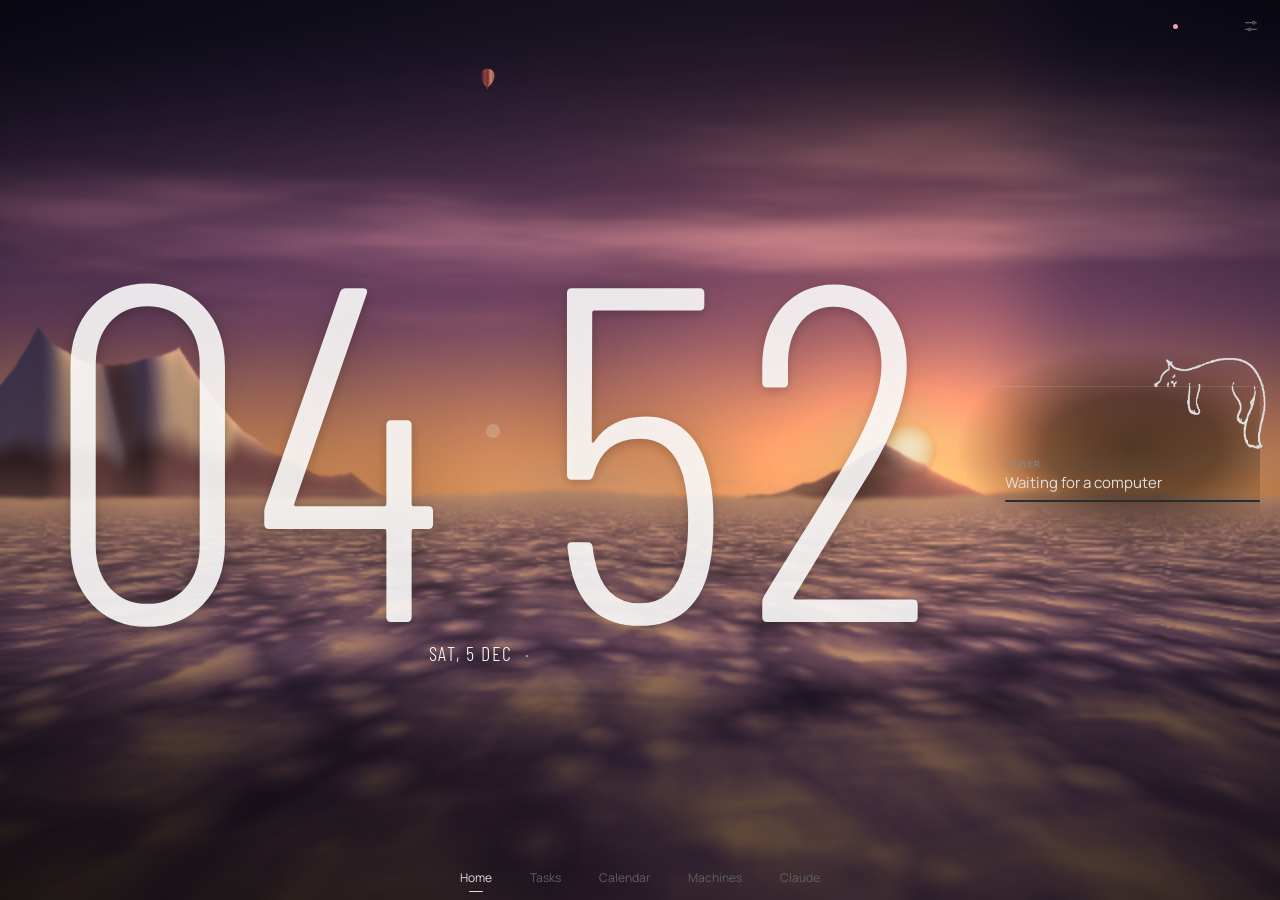
<file: web/index.html>
<!doctype html>
<html lang="en">
<head>
<meta charset="utf-8">
<meta name="viewport" content="width=device-width,initial-scale=1,viewport-fit=cover">
<meta name="theme-color" content="#000000">
<title>Subscreen</title>
<link rel="stylesheet" href="fonts/fonts.css">
<link rel="manifest" href="manifest.webmanifest">
<style>
/* Layout: black glass, the same language as dojo and taskvim. True black, no boxes: a section is a small title over a hairline rule.
   Five pages swipe sideways; Home is the clock plus a glance column that links into every other page. Dark-only on purpose (AMOLED). */
:root{
  --bg:#000;
  --text:#dedede;
  --sub:#969696;
  --muted:#606060;
  --faint:#2c2c2c;
  --hair:#1c1c1c;
  --sel:#141414;
  --green:#a6e3a1; --sand:#f9e2af; --rose:#eba0ac; --warm:#fab387; --blue:#89b4fa; --teal:#94e2d5; --purple:#cba6f7; --brown:#c2956e;
  --accent:var(--teal);
  --f-ui:"Manrope",system-ui,sans-serif;
  --f-num:"Manrope",system-ui,sans-serif;
  --f-ar:"IBM Plex Sans Arabic","Noto Sans Arabic",sans-serif;
  --f-flip:"Barlow Condensed","Arial Narrow",sans-serif;
  color-scheme:dark;
}
:root[data-scene="sunrise"]{--accent:var(--warm)}
:root[data-scene="cloudsea"]{--accent:#f5c2e7}
:root[data-scene="storm"]{--accent:var(--purple)}
:root[data-scene="moonlit"]{--accent:#b4befe}
:root[data-scene="lanterns"]{--accent:var(--sand)}
:root[data-scene="koi"]{--accent:var(--rose)}
:root[data-scene="rain"]{--accent:var(--teal)}
:root[data-scene="lumiere"]{--accent:#e5c07b}
:root[data-scene="orbit"]{--accent:var(--blue)}

[hidden]{display:none!important}
html{height:100%}
body{margin:0;height:100%;overflow:hidden;background:var(--bg);color:var(--text);font-family:var(--f-ui);-webkit-tap-highlight-color:transparent;-webkit-font-smoothing:antialiased}
button{font:inherit;color:inherit;appearance:none;background:none;border:0;padding:0;cursor:pointer}
:focus-visible{outline:1px solid var(--accent);outline-offset:3px;border-radius:4px}
.num{font-family:var(--f-num);font-variant-numeric:tabular-nums}
body{font-variant-numeric:tabular-nums;letter-spacing:.005em}

#sky{position:fixed;inset:0;width:100%;height:100%;display:block;background:var(--bg);transition:opacity .6s}
#fauna{position:fixed;inset:0;width:100%;height:100%;display:block;pointer-events:none;z-index:1}
#media{position:fixed;inset:0;background:#000;opacity:0;transition:opacity .6s;pointer-events:none}
#media.on{opacity:1}
#media video,#media img{position:absolute;inset:0;width:100%;height:100%;object-fit:cover}
#media::after{content:"";position:absolute;inset:0;background:radial-gradient(ellipse 75% 70% at 50% 50%,transparent 45%,#000a 100%)}
#catLayer{position:fixed;inset:0;width:100%;height:100%;display:block;pointer-events:none;z-index:3}

.app{position:fixed;inset:0;z-index:2;display:grid;grid-template-rows:auto minmax(0,1fr) auto;padding:calc(env(safe-area-inset-top,0px) + 12px) 20px calc(env(safe-area-inset-bottom,0px) + 8px);box-sizing:border-box;max-width:1400px;margin:0 auto;transition:filter .8s}
:root[data-night] .app,:root[data-night] #fauna,:root[data-night] #sky,:root[data-night] #media{filter:grayscale(1) sepia(1) hue-rotate(-38deg) saturate(3.2) brightness(.72)}

/* ---------- top rail ---------- */
.top{display:flex;align-items:center;justify-content:space-between;gap:16px;min-height:28px;font-size:12px}
.hosts{display:flex;gap:18px;align-items:center;min-width:0;transition:opacity .4s}
/* Home keeps the top rail quiet: the computers and the network name show on the other pages */
.app[data-page="home"] .hosts,.app[data-page="home"] #netTxt{opacity:0;pointer-events:none}
#netTxt{transition:opacity .4s}
.host{display:flex;align-items:center;gap:7px;color:var(--muted);transition:color .3s;font-family:var(--f-num);font-size:12px}
.host i{width:6px;height:6px;border-radius:50%;border:1px solid currentColor;box-sizing:border-box;transition:background .3s,border-color .3s}
.host.on{color:var(--text)}
.host.on i{background:var(--accent);border-color:var(--accent);box-shadow:0 0 10px var(--accent)}
.mode{color:var(--muted);font-size:11px;white-space:nowrap;overflow:hidden;text-overflow:ellipsis}
.status{display:flex;gap:16px;align-items:center;color:var(--muted);font-family:var(--f-num);font-size:12px;white-space:nowrap}
.mini{color:var(--sub);opacity:0;transition:opacity .4s}
.app:not([data-page="home"]) .mini{opacity:1}
.net{display:flex;align-items:center;gap:6px}
.net i{width:5px;height:5px;border-radius:50%;background:var(--green)}

/* ---------- pager ---------- */
.pager{overflow:hidden;min-height:0;touch-action:pan-y}
.track{display:flex;height:100%;transition:transform .55s cubic-bezier(.22,.9,.24,1)}
.page{flex:0 0 100%;height:100%;overflow:hidden;padding-block:10px;box-sizing:border-box;scrollbar-width:none;position:relative}
.page::-webkit-scrollbar{display:none}
/* every page fits the screen: .fit is scaled down by JS when its content is taller than the page */
.fit{height:100%;transform-origin:top left}
.fit > *{transition:opacity .5s}
.page:not(.on) .fit > *{opacity:0}
.cols{display:grid;grid-template-columns:minmax(0,1.35fr) minmax(0,1fr);gap:clamp(20px,4vw,56px);align-items:start}

/* a section: title + hairline, never a box */
.sec + .sec{margin-top:18px}
.sec-h{display:flex;justify-content:space-between;align-items:baseline;gap:10px;margin:0 0 4px;padding-bottom:6px;border-bottom:1px solid var(--hair);font:500 10.5px var(--f-ui);letter-spacing:.14em;text-transform:uppercase;color:var(--muted)}
.src{font:400 10.5px var(--f-num);letter-spacing:0;text-transform:none;color:var(--muted)}
.line{display:block;height:2px;background:var(--faint);border-radius:2px;overflow:hidden}
.line i{display:block;height:100%;background:var(--accent);border-radius:2px;transition:width .8s cubic-bezier(.22,.9,.24,1)}
.btn{display:inline-flex;align-items:center;gap:8px;font-size:13px;padding:9px 14px;border-radius:999px;background:var(--text);color:#000;font-weight:500;transition:transform .15s}
.btn:active{transform:scale(.96)}
.btn.ghost{background:transparent;color:var(--sub);box-shadow:inset 0 0 0 1px var(--faint)}
.dot{display:inline-block;width:6px;height:6px;border-radius:50%;background:var(--muted);flex:none}

/* ---------- home ---------- */
#p-home .fit{display:flex;align-items:center}
.home{display:grid;grid-template-columns:minmax(0,1fr) minmax(150px,.27fr);gap:clamp(18px,3vw,48px);align-items:center;width:100%}
.clockblock{min-width:0;container-type:inline-size;display:grid;justify-content:center}
.stack{display:flex;flex-direction:column;min-width:0;position:relative}
/* the clock: light, slightly see-through digits floating on the scene with no card behind them, so the
   ambient shows everywhere but the strokes; a wide faint shadow keeps them readable over bright skies.
   A changed digit rolls: the old one rises and fades while the new one comes up from below, right-hand
   digit first like an odometer. Only transform and opacity animate, so it runs on the compositor. */
.flipclock{--ch:min(56vh,42cqw);display:flex;align-items:center;justify-content:center;font:300 calc(var(--ch)*1.2)/.84 var(--f-flip);color:rgba(255,255,255,.88);letter-spacing:.005em;font-variant-numeric:tabular-nums;text-shadow:0 0 calc(var(--ch)*.16) rgba(0,0,0,.22),0 calc(var(--ch)*.008) calc(var(--ch)*.03) rgba(0,0,0,.2)}
.roll{display:flex}
/* the separator: one small, faint dot between the hours and the minutes */
.sep{flex:none;width:calc(var(--ch)*.035);height:calc(var(--ch)*.035);margin:0 calc(var(--ch)*.09);border-radius:50%;background:currentColor;opacity:.22}
.dg{position:relative;display:block}
.dg i{display:block;font-style:normal;will-change:transform,opacity}
.dg i + i{position:absolute;left:0;top:0;opacity:0}
.dg.go i:first-child{animation:rollOut .34s var(--d,0s) cubic-bezier(.5,0,.8,.4) both}
.dg.go i + i{animation:rollIn .6s calc(var(--d,0s) + .16s) cubic-bezier(.16,.8,.3,1) both}
@keyframes rollOut{to{transform:translateY(-.22em);opacity:0}}
@keyframes rollIn{from{transform:translateY(.26em);opacity:0}to{transform:none;opacity:1}}
/* one quiet line under the clock: the date, then the next prayer and its countdown, thin and white
   so it reads without pulling the eye off the scene */
.when{display:flex;justify-content:center;align-items:baseline;gap:.6em;margin-top:10px;font:300 clamp(14px,1.8vw,20px)/1.1 var(--f-flip);letter-spacing:.08em;text-transform:uppercase;color:#fff;white-space:nowrap;text-shadow:0 1px 8px rgba(0,0,0,.6)}
.when .wp{display:flex;align-items:baseline;gap:.45em;min-width:0}
.when .wp:not(:empty)::before{content:"·";opacity:.6}
.when .wp b{font-weight:300}
.when .cd{font-variant-numeric:tabular-nums}

/* idle: the header, the dock and the glance fade out, then the clock grows to fill the screen
   (a FLIP transform, so the growth is one smooth compositor animation); a tap brings it all back */
.top,.dock{transition:opacity .3s}
.glance{transition:opacity .4s .15s}
.app.idling .top,.app.idling .dock,.app.idling .glance{opacity:0;pointer-events:none;transition-delay:0s}
.app.idle{grid-template-rows:0 minmax(0,1fr) 0}
.app.idle .top,.app.idle .dock{overflow:hidden;min-height:0;padding:0}
.app.idle .glance{display:none}
.app.idle .home{grid-template-columns:minmax(0,1fr)}
.app.idle .flipclock{--ch:min(66vh,44cqw)}
.app.idle{padding-top:calc(env(safe-area-inset-top,0px) + 4px)}
.app.idle #p-home{padding-block:0 22vh}   /* centred, then lifted well above the middle */
.app.idle #p-home .fit{align-items:center}
.app.idle .stack .when{margin-top:14px}
/* the cat's shelf: it lies on this hairline at the top of the side panel, legs and tail hanging into the gap */
.perch{height:64px;margin:0 -8px;border-top:1px solid rgba(255,255,255,.12);flex:none}
.app.idle .perch{display:none}
/* a soft scrim keeps the small text readable over the brighter ambients */
.glance{display:flex;flex-direction:column;min-width:0;background:radial-gradient(closest-side,rgba(0,0,0,.58),rgba(0,0,0,.46) 50%,rgba(0,0,0,.16) 80%,transparent);margin:-40px -48px;padding:40px 48px}
.g{display:grid;grid-template-columns:minmax(0,1fr) auto;gap:2px 8px;padding:7px 8px;margin:0 -8px;border-bottom:1px solid var(--hair);text-align:left;border-radius:6px;transition:background .2s}
.g:last-child,.g:not(:has(~ .g:not([hidden]))){border-bottom:0}
.g:active,.g:hover{background:var(--sel)}
.g .k{grid-row:1;grid-column:1;font:500 8.5px var(--f-ui);letter-spacing:.14em;text-transform:uppercase;color:#8a8a8a}
.g .r{grid-row:1;grid-column:2;font:400 10px var(--f-num);color:var(--sub);white-space:nowrap;text-align:right}
.g .v{grid-row:2;grid-column:1 / 3;font-size:12.5px;white-space:nowrap;overflow:hidden;text-overflow:ellipsis}
.g .bar{grid-row:3;grid-column:1 / 3;margin-top:5px}
.g .bar i{background:var(--sand)}
.g.prayer.iqama .bar i{background:var(--teal)}
/* the prayer leads the panel; a task can take two lines rather than being cut off */
.g.prayer .v{font-size:15px}
.g .r .due{font-size:inherit}
#gTask .v{white-space:normal;display:-webkit-box;-webkit-line-clamp:2;-webkit-box-orient:vertical;line-height:1.3}

/* ---------- display menu ---------- */
.menu-btn{width:30px;height:30px;margin:-4px -6px -4px 0;border-radius:50%;display:grid;place-items:center;color:var(--muted);transition:color .2s,background .2s}
.menu-btn svg{width:16px;height:16px}
.menu-btn[aria-expanded="true"]{color:var(--text);background:var(--sel)}
.menu{position:fixed;top:calc(env(safe-area-inset-top,0px) + 46px);right:16px;z-index:30;width:min(600px,calc(100vw - 32px));max-height:calc(100% - 60px);overflow-y:auto;display:grid;grid-template-columns:repeat(auto-fit,minmax(250px,1fr));gap:0 24px;background:rgba(12,12,12,.93);-webkit-backdrop-filter:blur(16px);backdrop-filter:blur(16px);box-shadow:inset 0 0 0 1px var(--faint),0 20px 60px rgba(0,0,0,.7);border-radius:16px;padding:14px 16px 6px;box-sizing:border-box;transform-origin:top right;animation:menuIn .25s cubic-bezier(.22,.9,.24,1)}
.menu h3{margin:0 0 10px;font:500 10px var(--f-ui);letter-spacing:.14em;text-transform:uppercase;color:var(--muted)}
.swatches{display:grid;grid-template-columns:repeat(5,minmax(0,1fr));gap:6px;margin-bottom:12px}
.sw{display:flex;flex-direction:column;align-items:center;gap:6px;font-size:10.5px;color:var(--sub)}
.sw i{width:38px;height:38px;max-width:100%;border-radius:50%;box-shadow:inset 0 0 0 1px var(--faint);transition:box-shadow .2s,transform .2s}
.sw:active i{transform:scale(.92)}
.sw.on{color:var(--text)}
.sw.on i{box-shadow:0 0 0 2px #0c0c0c,0 0 0 3px var(--text)}
.sw[data-scene="sunrise"] i{background:radial-gradient(circle at 70% 62%,#ffe9c0 0 9%,#fab38799 15%,transparent 34%),linear-gradient(180deg,#14091c 10%,#8c3346 50%,#f39a5a 66%,#3a1418 67%,#120509 100%)}
.sw[data-scene="cloudsea"] i{background:radial-gradient(circle at 75% 46%,#fff1d6 0 7%,#ffab7a88 16%,transparent 34%),linear-gradient(180deg,#0d1026 8%,#6b4570 40%,#f6a777 52%,#c98a8c 60%,#5e4a78 100%)}
.sw[data-scene="storm"] i{background:radial-gradient(ellipse 40% 18% at 60% 52%,#9a98e0aa,transparent 70%),linear-gradient(180deg,#0a0c14 8%,#2a2c3c 30%,#1a1c28 50%,#06070c 56%,#0c0e18 70%,#02030a 100%)}
.sw[data-scene="moonlit"] i{background:radial-gradient(circle at 68% 30%,#f4f2e6 0 13%,#aab4d855 22%,transparent 45%),linear-gradient(180deg,#0a1024,#03050c 85%)}
.sw[data-scene="lanterns"] i{background:radial-gradient(circle at 30% 34%,#ffc27a 0 5%,transparent 10%),radial-gradient(circle at 64% 22%,#ffb36a 0 4%,transparent 9%),radial-gradient(circle at 58% 52%,#ffd08f 0 6%,#ff8a3d55 14%,transparent 24%),linear-gradient(180deg,#05061a 10%,#2b0f26 64%,#080611 66%,#1a0c16 100%)}
.sw[data-scene="koi"] i{background:radial-gradient(ellipse 22% 9% at 40% 42%,#f07a4a 60%,transparent 100%),radial-gradient(circle at 72% 70%,#1d4a24 0 16%,transparent 17%),radial-gradient(circle at 50% 50%,#0f3a3c,#02100f)}
.sw[data-scene="rain"] i{background:repeating-linear-gradient(105deg,transparent 0 7px,#9fb4d040 7px 8px),radial-gradient(circle at 30% 65%,#ffc07a77 0 10%,transparent 18%),radial-gradient(circle at 65% 72%,#8fb4ff66 0 8%,transparent 16%),radial-gradient(circle at 58% 40%,#5cc8e055 0 9%,transparent 17%),linear-gradient(180deg,#05070c,#101722)}
.sw[data-scene="lumiere"] i{background:radial-gradient(circle at 30% 30%,#fff8 0 3%,transparent 4%),radial-gradient(circle at 70% 55%,#fff6 0 2%,transparent 3%),linear-gradient(90deg,transparent 60%,#0b0a10 60% 66%,transparent 66%),linear-gradient(180deg,#07080f,#20202f 55%,#6a4a36 78%,#5d6070 80%)}
.sw[data-scene="orbit"] i{background:radial-gradient(circle at 50% 160%,#04070f 58%,#ffd9a0 60%,#4a8cff 62%,#0e1d55 66%,transparent 71%),#000}
.sw[data-scene="off"] i{background:#000}
.rowt{display:flex;justify-content:space-between;align-items:center;width:100%;padding:8px 0;border-top:1px solid var(--hair);font-size:13px;text-align:left}
.switch{width:30px;height:18px;border-radius:9px;background:var(--faint);position:relative;transition:background .2s;flex:none}
.switch::after{content:"";position:absolute;left:2px;top:2px;width:14px;height:14px;border-radius:50%;background:var(--sub);transition:transform .2s,background .2s}
[aria-pressed="true"] .switch{background:var(--accent)}
[aria-pressed="true"] .switch::after{transform:translateX(12px);background:#000}
.menu-col{min-width:0}
.rowv{color:var(--sub);font-size:12px}
.menu-btn{position:relative}
.menu-btn.has-update::after{content:"";position:absolute;top:4px;right:4px;width:6px;height:6px;border-radius:50%;background:var(--accent)}
/* rest: true black (AMOLED pixels off) with a faint clock that wanders so nothing burns in */
.rest{position:fixed;inset:0;z-index:48;background:#000;cursor:pointer;animation:fade 1.4s ease-out}
.rest-clock{position:absolute;font:300 28px var(--f-ui);color:#262626;font-variant-numeric:tabular-nums;transition:left 3s ease-in-out,top 3s ease-in-out;white-space:nowrap}
@keyframes menuIn{from{opacity:0;transform:scale(.94) translateY(-4px)}}

/* ---------- tasks ---------- */
.group{margin-top:8px}
.group-h{display:flex;gap:8px;align-items:baseline;font-size:12px;letter-spacing:.12em;text-transform:uppercase;color:var(--muted);margin:14px 0 2px}
.group:first-child .group-h{margin-top:4px}
.group-h b{font-weight:500;color:var(--sub)}
/* a task row is a big, easy target on the phone: the whole row toggles it */
.task{display:grid;grid-template-columns:26px minmax(0,1fr) auto;gap:16px;align-items:center;min-height:58px;padding:9px 0;border-bottom:1px solid var(--hair);transition:opacity .4s,background .2s;width:100%;text-align:left;box-sizing:border-box}
.task:last-child{border-bottom:0}
.task:active{background:var(--sel)}
.chk{width:16px;height:16px;border-radius:50%;box-shadow:inset 0 0 0 1.5px var(--muted);position:relative;transition:background .25s,box-shadow .25s}
.chk::after{content:"";position:absolute;left:5px;top:2px;width:4px;height:8px;border:solid #000;border-width:0 1.5px 1.5px 0;transform:rotate(45deg) scale(0);transition:transform .2s}
.task .chk,.ev .chk{width:24px;height:24px;box-shadow:inset 0 0 0 2px var(--sub)}
.task .chk::after,.ev .chk::after{left:8px;top:3px;width:6px;height:12px;border-width:0 2px 2px 0}
.task.done .chk,.ev.done .chk{background:var(--green);box-shadow:none}
.task.done .chk::after,.ev.done .chk::after{transform:rotate(45deg) scale(1)}
.task.done,.ev.done{opacity:.35}
.task.done .t,.ev.done .t{text-decoration:line-through}
.t{font-size:14px;min-width:0;overflow:hidden;text-overflow:ellipsis;white-space:nowrap}
.task .tx{min-width:0}
.task .t{display:block;font-size:18px;line-height:1.3;white-space:normal;display:-webkit-box;-webkit-line-clamp:2;-webkit-box-orient:vertical}
.task .proj{display:block;font-size:13px;margin-top:2px;white-space:nowrap;overflow:hidden;text-overflow:ellipsis}
.task .due{font-size:14px}
.due{font:400 11.5px var(--f-num);color:var(--muted);white-space:nowrap}
.due.late{color:var(--rose)}
.due.today{color:var(--sand)}
.due.habit{color:var(--teal)}
.big{font-weight:300;font-size:clamp(34px,5vw,54px);line-height:1;letter-spacing:-.03em}
.big small{font-size:.42em;color:var(--muted);letter-spacing:0;margin-left:4px}
.kv{display:grid;grid-template-columns:repeat(4,minmax(0,1fr));gap:10px;margin-top:4px}
.kv div{min-width:0}
.kv span{display:block;font:500 10px var(--f-ui);letter-spacing:.12em;text-transform:uppercase;color:var(--muted)}
.kv b{display:block;font:400 17px var(--f-num);margin-top:3px;white-space:nowrap}
.kv small{color:var(--muted);font-size:11px}
.heat{display:grid;grid-auto-flow:column;grid-template-rows:repeat(7,9px);grid-auto-columns:9px;gap:3px;margin-top:10px;overflow:hidden}
.heat i{border-radius:2px;background:#151515}
.heat .l1{background:#466048}.heat .l2{background:#648c62}.heat .l3{background:#85b981}.heat .l4{background:#a6e3a1}
.heat .today{box-shadow:0 0 0 1px var(--text)}
.course{display:grid;grid-template-columns:minmax(0,1fr) auto;gap:6px 12px;padding:10px 0 9px;font-size:16px}
.course .line{grid-column:1 / 3;height:3px}
.course .p{font:400 14px var(--f-num);color:var(--sub)}

/* ---------- calendar ----------
   taskvim's calendar: the chosen day's agenda on the left, the month on the right. Classes, events and
   tasks with a date, all from the computers' /plan/data (the same document the iPhone's Plan draws) */
.calcols{display:grid;grid-template-columns:minmax(0,1.35fr) minmax(0,1fr);gap:clamp(20px,4vw,56px);align-items:start}
.ev{display:grid;grid-template-columns:58px minmax(0,1fr) auto;gap:16px;align-items:center;min-height:58px;padding:9px 0;border-bottom:1px solid var(--hair);width:100%;text-align:left;box-sizing:border-box;transition:opacity .4s,background .2s}
.ev:last-child{border-bottom:0}
.ev.is-task:active{background:var(--sel)}
.ev .at{display:flex;flex-direction:column;font-family:var(--f-num);font-variant-numeric:tabular-nums;line-height:1.2}
.ev .at b{font-weight:500;font-size:17px}
.ev .at span{font-size:13px;color:var(--muted)}
.ev .body{min-width:0;text-align:start}
.ev .t{display:block;font-size:18px;line-height:1.3;white-space:normal;display:-webkit-box;-webkit-line-clamp:2;-webkit-box-orient:vertical}
.ev .n{font-size:13px;color:var(--sub);margin-top:2px;white-space:nowrap;overflow:hidden;text-overflow:ellipsis}
.ev.untimed{grid-template-columns:minmax(0,1fr) auto}
.ev.past .at,.ev.past .t{color:var(--muted)}
.ev .due{font-size:14px}
.nowline{height:0;border-top:1px solid var(--accent);margin:-1px 0 0;position:relative}
.nowline::before{content:"";position:absolute;left:-3px;top:-4px;width:7px;height:7px;border-radius:50%;background:var(--accent)}
.cal-sub{margin:16px 0 2px;font:500 10.5px var(--f-ui);letter-spacing:.14em;text-transform:uppercase;color:var(--muted)}
.month-h{display:flex;align-items:center;justify-content:space-between;gap:10px;margin:0 0 4px;padding-bottom:6px;border-bottom:1px solid var(--hair)}
.month-h .mt{font:500 15px var(--f-ui);letter-spacing:.02em;padding:6px 10px}
.month-h .icon{width:40px;height:40px;margin:-8px -10px}
.month{display:flex;flex-direction:column;min-height:0}
.mgrid{flex:1 1 auto;min-height:0;display:grid;grid-template-columns:repeat(7,minmax(0,1fr));align-content:start;gap:2px 0;text-align:center}
.mgrid .wd{font:500 10px var(--f-ui);letter-spacing:.1em;text-transform:uppercase;color:var(--muted);padding:6px 0 4px}
.md{display:flex;flex-direction:column;align-items:center;justify-content:center;gap:3px;min-height:0;overflow:hidden;border-radius:10px;font:400 15px var(--f-num);color:var(--text);transition:background .2s}
.md.out{color:var(--faint)}
.md.today{color:var(--accent);font-weight:600}
.md.on{background:var(--sel);box-shadow:inset 0 0 0 1px var(--faint)}
.md .dots{display:flex;gap:3px;height:4px}
.md .dots i{width:4px;height:4px;border-radius:50%;background:var(--sub)}
.md.out .dots i{background:var(--faint)}
/* a page of panes stays put: its lists scroll inside their own boxes, headers and the month stay in place */
.panes .cols,.panes .calcols{height:100%;align-items:stretch}
.pane{display:flex;flex-direction:column;min-height:0}
.panes .sec + .sec{margin-top:18px}
.pane > .sec-h,.pane > .sec:not(.pane){flex:none}
.pane > .pane{flex:1 1 auto}
.scroller{flex:1 1 auto;min-height:0;overflow-y:auto;overscroll-behavior:contain;touch-action:pan-y;scrollbar-width:none;
  -webkit-mask-image:linear-gradient(#000 calc(100% - 22px),transparent);mask-image:linear-gradient(#000 calc(100% - 22px),transparent);padding-bottom:18px}
.scroller::-webkit-scrollbar{display:none}

/* ---------- machines ---------- */
.machs{display:grid;grid-template-columns:repeat(auto-fit,minmax(min(100%,300px),1fr));gap:clamp(20px,4vw,48px)}
.mach{cursor:pointer;min-width:0}
.mach-h{display:flex;align-items:center;gap:9px;padding-bottom:6px;border-bottom:1px solid var(--hair)}
.mach-h b{font:500 13px var(--f-num)}
.mach-h .kind{font-size:12px;color:var(--muted)}
.mach-h .idle{margin-left:auto;font:400 11.5px var(--f-num);color:var(--muted)}
.mach.on .mach-h .dot{background:var(--accent);box-shadow:0 0 8px var(--accent)}
.mach.on .mach-h .idle{color:var(--accent)}
.spark{width:100%;height:38px;display:block;margin:10px 0 8px}
.np{display:grid;grid-template-columns:38px minmax(0,1fr) auto auto;gap:12px;align-items:center;margin-top:14px;padding-top:12px;border-top:1px solid var(--hair)}
.cover{width:38px;height:38px;border-radius:6px;background:#151515}
.np .tt{font-size:13px;white-space:nowrap;overflow:hidden;text-overflow:ellipsis}
.np .ar{font-size:12px;color:var(--sub);white-space:nowrap;overflow:hidden;text-overflow:ellipsis}
.np .line{margin-top:6px}
.icon{width:34px;height:34px;border-radius:50%;display:grid;place-items:center;color:var(--sub);transition:background .2s,color .2s}
.icon:active{background:var(--sel);color:var(--text)}
.icon svg{width:18px;height:18px}
.np.empty{color:var(--muted);font-size:13px;grid-template-columns:1fr}
.controls{margin-top:22px}
.keys{display:grid;grid-template-columns:repeat(10,minmax(0,1fr));gap:6px;margin-top:8px}
.key{display:flex;flex-direction:column;align-items:center;gap:7px;padding:12px 4px 10px;border-radius:12px;color:var(--sub);font-size:10.5px;transition:background .2s,color .2s;position:relative;overflow:hidden;text-align:center}
.key:hover{background:var(--sel)}
.key svg{width:20px;height:20px}
.key .n{font:300 20px var(--f-ui);line-height:20px;color:var(--text)}
.key.on{color:var(--accent);background:color-mix(in srgb,var(--accent) 9%,transparent)}
.rip{position:absolute;width:16px;height:16px;border-radius:50%;background:var(--text);opacity:.18;transform:translate(-50%,-50%) scale(0);animation:rip .55s ease-out forwards;pointer-events:none}

/* ---------- claude ---------- */
.claude{grid-template-columns:minmax(0,.85fr) minmax(0,1.15fr)}
.crab{width:100%;max-width:220px;aspect-ratio:2.4/1;display:block;image-rendering:pixelated}
.crab-say{font-weight:300;font-size:clamp(24px,3.4vw,36px);letter-spacing:-.02em;line-height:1.1;margin-top:6px}
.crab-say.alert{color:var(--rose)}
.usage{display:grid;grid-template-columns:minmax(0,1fr) auto;gap:6px 12px;align-items:center;font-size:12.5px;color:var(--sub);margin-top:6px}
.usage .line{grid-column:1 / 3;margin-bottom:8px}
.usage .num{color:var(--text);font-size:12px}
.sess{padding:12px 0;border-bottom:1px solid var(--hair)}
.sess:last-child{border-bottom:0}
.sess-h{display:flex;align-items:center;gap:10px;min-width:0}
.sess-h code{font:500 13px var(--f-num);white-space:nowrap;overflow:hidden;text-overflow:ellipsis;min-width:0}
.sess-h .host-tag{font:400 11px var(--f-num);color:var(--muted)}
.sess-h .st{margin-left:auto;font-size:11.5px;color:var(--muted);white-space:nowrap}
.sess.working .dot{background:var(--teal);animation:soft 1.4s infinite}
.sess.working .st{color:var(--teal)}
.sess.waiting .dot{background:var(--rose);animation:ping 1.8s infinite}
.sess.waiting .st{color:var(--rose)}
.sess p{margin:5px 0 0 16px;font-size:13px;color:var(--sub)}
.sess p code{font-family:var(--f-num);color:var(--text);font-size:12.5px}
.sess .actions{margin:10px 0 0 16px}

/* ---------- dock ---------- */
.dock{display:flex;justify-content:center;gap:clamp(14px,4vw,34px);padding-top:8px;font-size:12px}
.dock button{color:var(--muted);padding:6px 2px;position:relative;transition:color .3s}
.dock button::after{content:"";position:absolute;left:50%;bottom:0;width:0;height:1.5px;background:var(--text);border-radius:2px;transform:translateX(-50%);transition:width .35s cubic-bezier(.22,.9,.24,1)}
.dock button.on{color:var(--text)}
.dock button.on::after{width:14px}
.badge{position:absolute;top:4px;right:-8px;width:5px;height:5px;border-radius:50%;background:var(--rose)}

/* ---------- overlays ---------- */
.toast{position:fixed;left:50%;bottom:calc(env(safe-area-inset-bottom,0px) + 52px);transform:translate(-50%,10px);opacity:0;pointer-events:none;transition:opacity .25s,transform .25s;background:#0d0d0d;box-shadow:inset 0 0 0 1px var(--faint);border-radius:10px;padding:10px 14px;font-size:12.5px;color:var(--sub);max-width:calc(100% - 40px);box-sizing:border-box;z-index:40}
.toast.show{opacity:1;transform:translate(-50%,0)}
.toast.has-action.show{pointer-events:auto;display:flex;align-items:center;gap:14px}
.toast-btn{color:var(--accent);font-weight:500;font-size:12.5px;padding:2px 0}
.toast b{color:var(--text);font-weight:500}
.toast code{font:12px var(--f-num);color:var(--text);word-break:break-all}
.pop{position:fixed;width:5px;height:5px;margin:-2.5px;border-radius:50%;pointer-events:none;z-index:45;animation:pop .7s cubic-bezier(.2,.8,.3,1) forwards}

.athan{position:fixed;inset:0;z-index:50;display:grid;place-items:center;background:rgba(0,0,0,.94);cursor:pointer;animation:fade .7s ease-out;overflow:hidden}
.athan .ring{position:absolute;left:50%;top:50%;width:46vmin;height:46vmin;margin:-23vmin 0 0 -23vmin;border-radius:50%;box-shadow:inset 0 0 0 1px var(--sand);opacity:0;animation:ring 5s cubic-bezier(.2,.6,.3,1) infinite}
.athan .ring:nth-child(2){animation-delay:1.66s}
.athan .ring:nth-child(3){animation-delay:3.33s}
.athan-in{position:relative;text-align:center;padding:20px}
.athan-ar{font-family:var(--f-ar);font-weight:200;font-size:min(22vmin,160px);line-height:1.15;color:var(--sand)}
.athan-en{font-size:12px;letter-spacing:.3em;text-transform:uppercase;color:var(--sub);margin-top:4px}
.athan-note{font-size:11.5px;color:var(--muted);margin-top:22px}

/* ---------- reminders ----------
   Three strengths, picked by how close a deadline is: a live "due soon" row on Home (and a pill under the
   idle clock), a line under the clock when something enters its window, and, in the last fifteen minutes,
   an alert that takes over the clock. Quiet mutes the last two; the Home row always stays. */
.g.soon .r{color:var(--text)}
.g.soon .bar i{background:var(--sub);transition:width 1s linear}
.g.soon.hot .k::before{content:"";display:inline-block;width:5px;height:5px;margin:0 6px 1px 0;border-radius:50%;background:var(--text);vertical-align:middle;animation:soft 1.6s infinite}
.g.soon .more{color:var(--muted);letter-spacing:0;text-transform:none;font-weight:400;margin-left:6px}
.pill{display:none;justify-content:center;position:absolute;left:0;right:0;top:100%;margin-top:14px}   /* hangs below the clock without moving it */
.app.idle .pill.on{display:flex}
.pill > span{display:inline-flex;align-items:center;gap:.55em;padding:6px 14px;border-radius:999px;background:rgba(0,0,0,.45);box-shadow:inset 0 0 0 1px rgba(255,255,255,.14);font:400 clamp(12px,1.5vw,16px)/1 var(--f-flip);letter-spacing:.08em;text-transform:uppercase;color:#fff;max-width:80vw;white-space:nowrap;overflow:hidden;text-overflow:ellipsis;animation:fade .8s}
.pill i{flex:none;width:5px;height:5px;border-radius:50%;background:#fff;animation:soft 1.8s infinite}
.pill b{font-weight:500}

/* a reminder is a bubble that grows out of the top edge: a small dark-glass pill slides down, widens, then
   swells into a rounded bubble and the words come up inside it (dropIn); leaving plays that backwards, back
   into the pill and up off the screen (dropNote). The clock steps back while it is up */
.notes{position:fixed;left:0;right:0;top:calc(env(safe-area-inset-top,0px) + 12px);z-index:35;display:grid;justify-items:center;pointer-events:none;padding:0 20px}
.note{grid-area:1 / 1;position:relative;pointer-events:auto;width:fit-content;min-width:min(420px,100%);max-width:min(760px,100%);box-sizing:border-box;animation:bob 7s 1.4s ease-in-out infinite}
@keyframes bob{50%{transform:translateY(-4px)}}
.note .bub{position:absolute;top:0;left:50%;width:100%;height:100%;transform:translateX(-50%);border-radius:30px;background:rgba(14,14,14,.84);-webkit-backdrop-filter:blur(22px) saturate(1.2);backdrop-filter:blur(22px) saturate(1.2);box-shadow:inset 0 0 0 1px rgba(255,255,255,.09),0 24px 70px rgba(0,0,0,.6)}
.nb{position:relative;display:flex;flex-direction:column;align-items:center;text-align:center;min-width:0;padding:22px 40px 8px}
.nm{display:flex;flex-direction:column;align-items:center;min-width:0;max-width:100%}
.nk{display:flex;align-items:center;gap:.6em;font:400 clamp(14px,1.8vw,19px)/1 var(--f-flip);letter-spacing:.22em;text-transform:uppercase;color:rgba(255,255,255,.75);font-variant-numeric:tabular-nums;text-shadow:0 1px 8px rgba(0,0,0,.6)}
.nk::before{content:"";width:7px;height:7px;border-radius:50%;background:#fff;animation:soft 1.8s infinite}
.nt{max-width:100%;margin-top:12px;font:300 clamp(26px,4.4vw,48px)/1.06 var(--f-flip);letter-spacing:.04em;text-transform:uppercase;color:#fff;text-shadow:0 2px 16px rgba(0,0,0,.6);display:-webkit-box;-webkit-line-clamp:2;-webkit-box-orient:vertical;overflow:hidden}
.nc{margin-top:10px;font:300 clamp(14px,1.7vw,18px)/1 var(--f-flip);letter-spacing:.16em;text-transform:uppercase;color:rgba(255,255,255,.6)}
.na{display:flex;justify-content:center;flex-wrap:wrap;gap:4px;margin-top:10px}
.na button,.nudge-a button{font:400 clamp(14px,1.7vw,18px)/1 var(--f-flip);letter-spacing:.2em;text-transform:uppercase;color:rgba(255,255,255,.6);padding:15px 18px;border-radius:999px;text-shadow:0 1px 8px rgba(0,0,0,.6);transition:color .2s,background .2s}
.na button:active,.nudge-a button:active{background:rgba(255,255,255,.1);color:#fff}
.na .ok,.nudge-a .ok{color:#fff}
.clockblock,.glance > *{transition:opacity .8s}
body:has(.notes .note:not(.out)) .clockblock{opacity:.3}
body:has(.notes .note:not(.out)) .glance > *{opacity:.25}
body:has(.notes .note:not(.out)) .pill{display:none!important}

/* the alert, in the last fifteen minutes: the clock steps back and the deadline takes the line under it,
   large, with its countdown and the answers. A tap anywhere else is "got it" */
.nudge{display:flex;flex-direction:column;align-items:center;text-align:center;max-width:100%;margin-top:clamp(10px,3vh,24px);animation:fade .6s ease-out}
.nudge-k{display:flex;align-items:center;gap:.6em;font:400 clamp(13px,1.6vw,17px)/1 var(--f-flip);letter-spacing:.22em;text-transform:uppercase;color:rgba(255,255,255,.7);text-shadow:0 1px 8px rgba(0,0,0,.6)}
.nudge-k i{width:7px;height:7px;border-radius:50%;background:#fff;animation:soft 1.4s infinite}
.nudge-k b{font-weight:400;color:#fff;font-variant-numeric:tabular-nums}
.nudge-k span:empty{display:none}
.nudge-t{max-width:100%;font:300 clamp(26px,4.6vw,52px)/1.08 var(--f-flip);color:#fff;margin-top:10px;letter-spacing:.04em;text-transform:uppercase;text-shadow:0 2px 14px rgba(0,0,0,.6);display:-webkit-box;-webkit-line-clamp:2;-webkit-box-orient:vertical;overflow:hidden}
.nudge-c{font:300 clamp(13px,1.6vw,17px)/1 var(--f-flip);letter-spacing:.14em;text-transform:uppercase;color:rgba(255,255,255,.6);margin-top:8px}
.nudge-c:empty{display:none}
.nudge-a{display:flex;flex-wrap:wrap;justify-content:center;gap:2px;margin-top:8px}
.app.alerting .when,.app.alerting .pill{display:none!important}
.app.alerting .flipclock{--ch:min(34vh,30cqw);opacity:.75}
.app.idle.alerting #p-home{padding-block:0}
body:has(.app.alerting) #fauna{opacity:.4}

.quiet{display:flex;align-items:center;gap:5px;color:var(--sub);font:12px var(--f-num);animation:fade .4s}
.quiet svg{width:13px;height:13px}
.chips{display:flex;flex-wrap:wrap;gap:6px;padding:8px 0 10px;border-top:1px solid var(--hair)}
.chips .lbl{width:100%;display:flex;justify-content:space-between;font-size:13px;margin-bottom:4px}
.chip{font-size:11.5px;padding:6px 11px;border-radius:999px;box-shadow:inset 0 0 0 1px var(--faint);color:var(--sub);transition:background .2s,color .2s}
.chip.on{background:var(--text);color:#000;box-shadow:none}

.empty{color:var(--muted);font-size:13px;margin:10px 0}
.host.off,.mach.off{opacity:.4}
.key:disabled{opacity:.35}
.agents-row{display:flex;gap:8px;padding:2px 0 10px}
.agents-row input{flex:1;min-width:0;background:#000;color:var(--text);border:0;box-shadow:inset 0 0 0 1px var(--faint);border-radius:999px;padding:8px 12px;font:12px var(--f-num)}
.agents-row input:focus{outline:none;box-shadow:inset 0 0 0 1px var(--accent)}
.agents-row .btn{padding:7px 14px;font-size:12px}
.ver{font:10.5px var(--f-num);color:var(--muted);padding:8px 0 4px}
@keyframes soft{50%{opacity:.25}}
@keyframes ping{0%{box-shadow:0 0 0 0 color-mix(in srgb,var(--rose) 60%,transparent)}100%{box-shadow:0 0 0 7px transparent}}
@keyframes rip{to{transform:translate(-50%,-50%) scale(12);opacity:0}}
@keyframes pop{to{transform:translate(var(--dx),var(--dy));opacity:0}}
@keyframes ring{0%{transform:scale(.4);opacity:0}15%{opacity:.7}100%{transform:scale(2.6);opacity:0}}
@keyframes fade{from{opacity:0}}

@media (max-aspect-ratio:1/1){
  .mode{display:none}
  .home,.cols,.claude{grid-template-columns:minmax(0,1fr)}
  .home{gap:36px}   /* room for the cat's back above its shelf */
  .flipclock{--ch:min(34vh,40cqw)}
  .app.idle .flipclock{--ch:min(52vh,40cqw)}
  .keys{grid-template-columns:repeat(5,minmax(0,1fr))}
}
@media (max-width:520px){
  .kv{grid-template-columns:repeat(2,minmax(0,1fr))}
  .net span{display:none}
}
@media (prefers-reduced-motion:reduce){
  *,*::before,*::after{animation-duration:.01ms!important;animation-iteration-count:1!important;transition-duration:.01ms!important}
}
</style>

</head>
<body>
<canvas id="sky" aria-hidden="true"></canvas>
<div id="media" aria-hidden="true"><video muted loop playsinline hidden></video><img alt="" hidden></div>
<canvas id="fauna" aria-hidden="true"></canvas>
<canvas id="catLayer" aria-hidden="true"></canvas>

<div class="app" id="app" data-page="home">
  <header class="top">
    <div class="hosts" id="hosts"></div>
    <div class="status">
      <button class="quiet" id="quietBtn" type="button" hidden aria-label="Reminders are quiet. Tap to turn them back on"><svg viewBox="0 0 24 24" fill="none" stroke="currentColor" stroke-width="1.7" stroke-linecap="round" stroke-linejoin="round"><path d="M9 4.6A6 6 0 0 1 18 9.5c0 3 .7 5 1.5 6.5H8M6.2 7.5A6 6 0 0 0 6 9.5C6 13 5 15 4.5 16H8"/><path d="M10 20a2.2 2.2 0 0 0 4 0M3 3l18 18"/></svg><span id="quietTxt"></span></button>
      <span class="mini num" id="mini">--:--</span>
      <span class="net"><i id="netDot"></i><span id="netTxt">tailnet</span></span>
      <button class="menu-btn" id="menuBtn" type="button" aria-label="Display settings" aria-expanded="false" aria-controls="menu"><svg viewBox="0 0 24 24" fill="none" stroke="currentColor" stroke-width="1.7" stroke-linecap="round"><path d="M4 7h10M18 7h2M4 17h4M12 17h8"/><circle cx="16" cy="7" r="2"/><circle cx="10" cy="17" r="2"/></svg></button>
    </div>
  </header>

  <main class="pager" id="pager">
    <div class="track" id="track">

      <!-- HOME -->
      <section class="page on" id="p-home" aria-label="Home"><div class="fit">
        <div class="home">
          <div class="clockblock" id="drift"><div class="stack">
            <div class="flipclock" id="clock" role="timer" aria-label="Time"><div class="roll" id="fH"><span class="dg"><i></i><i></i></span><span class="dg"><i></i><i></i></span></div><span class="sep" aria-hidden="true"></span><div class="roll" id="fM"><span class="dg"><i></i><i></i></span><span class="dg"><i></i><i></i></span></div></div>
            <div class="when"><span id="dateG"></span><span class="wp" id="whenP"><b id="wPn"></b><span id="wPt"></span><span class="cd" id="wPc"></span></span></div>
            <div class="pill" id="pill"><span><i></i><b id="pillW"></b><span id="pillT"></span></span></div>
            <div class="nudge" id="nudge" role="alertdialog" aria-labelledby="nudgeT" hidden>
              <div class="nudge-k"><i></i><span id="nudgeK"></span><b id="nudgeCd"></b><span id="nudgeCdL"></span></div>
              <div class="nudge-t" id="nudgeT" dir="auto"></div>
              <div class="nudge-c" id="nudgeC"></div>
              <div class="nudge-a">
                <button class="ok" type="button" data-n="done" id="nudgeDone">Done</button>
                <button type="button" data-n="snooze">Snooze 10 min</button>
                <button type="button" data-n="mute">Don’t remind</button>
                <button type="button" data-n="quiet">Quiet 1 h</button>
                <button type="button" data-n="dismiss">Got it</button>
              </div>
            </div>
          </div></div>
          <nav class="glance" aria-label="At a glance">
            <div class="perch" id="perch" aria-hidden="true"></div>
            <button class="g prayer" id="gPrayer" type="button" data-go="athan">
              <span class="k" id="gPk">Prayer</span><span class="v" id="gPv"></span><span class="r num" id="gPr"></span>
              <span class="line bar"><i id="gPbar" style="width:0"></i></span>
            </button>
            <button class="g soon" id="gSoon" type="button" hidden><span class="k" id="gSk"></span><span class="v" id="gSv"></span><span class="r num" id="gSr"></span><span class="line bar"><i id="gSbar" style="width:0"></i></span></button>
            <button class="g" id="gTask" type="button" data-go="1" hidden><span class="k" id="gTk">Task</span><span class="v" id="gTv"></span><span class="r" id="gTr"></span></button>
            <button class="g" id="gNext" type="button" data-go="2" hidden><span class="k">Next up</span><span class="v" id="gCv"></span><span class="r num" id="gCr"></span></button>
            <button class="g" id="gClaude" type="button" data-go="4" hidden><span class="k">Claude</span><span class="v" id="gAv"></span><span class="r" id="gAr"></span></button>
          </nav>
        </div>
      </div></section>

      <!-- TASKS -->
      <section class="page panes" id="p-tasks" aria-label="Tasks"><div class="fit">
        <div class="cols">
          <div class="sec pane">
            <h2 class="sec-h">Dashboard <span class="src" id="tvSrc">taskvim</span></h2>
            <div class="scroller" id="taskGroups"></div>
          </div>
          <div class="pane">
            <div class="sec">
              <h2 class="sec-h">Today <span class="src" id="streakTxt"></span></h2>
              <div class="big num" id="goalBig"></div>
              <div class="line" style="margin-top:12px"><i id="goalLine" style="width:0;background:var(--green)"></i></div>
              <div class="heat" id="taskHeat" aria-label="Completions, last 16 weeks"></div>
            </div>
            <div class="sec pane">
              <h2 class="sec-h">Courses</h2>
              <div class="scroller" id="courses"></div>
            </div>
          </div>
        </div>
      </div></section>

      <!-- CALENDAR -->
      <section class="page panes" id="p-cal" aria-label="Calendar"><div class="fit">
        <div class="calcols">
          <div class="sec pane">
            <h2 class="sec-h"><span id="dayTitle">Today</span> <span class="src" id="calSrc">taskvim</span></h2>
            <div class="scroller" id="agenda"></div>
          </div>
          <div class="month">
            <div class="month-h">
              <button class="icon" type="button" id="mPrev" aria-label="Previous month"><svg viewBox="0 0 24 24" fill="none" stroke="currentColor" stroke-width="1.6" stroke-linecap="round" stroke-linejoin="round"><path d="M15 5l-7 7 7 7"/></svg></button>
              <button type="button" id="mTitle" class="mt" aria-label="Back to today"></button>
              <button class="icon" type="button" id="mNext" aria-label="Next month"><svg viewBox="0 0 24 24" fill="none" stroke="currentColor" stroke-width="1.6" stroke-linecap="round" stroke-linejoin="round"><path d="M9 5l7 7-7 7"/></svg></button>
            </div>
            <div class="mgrid" id="mgrid"></div>
          </div>
        </div>
      </div></section>

      <!-- MACHINES -->
      <section class="page" id="p-machines" aria-label="Machines"><div class="fit">
        <div class="machs" id="machineCols"></div>
        <div class="sec controls">
          <h2 class="sec-h">Controls <span class="src" id="ctlTarget">→ omarchy</span></h2>
          <div class="keys" id="keys"></div>
        </div>
      </div></section>

      <!-- CLAUDE -->
      <section class="page" id="p-claude" aria-label="Claude"><div class="fit">
        <div class="cols claude">
          <div>
            <canvas class="crab" id="crab" aria-hidden="true"></canvas>
            <div class="crab-say" id="crabSay"></div>
            <div class="sec" style="margin-top:20px">
              <h2 class="sec-h">Sessions <span class="src">all computers</span></h2>
              <div class="kv" id="claudeKv" style="grid-template-columns:repeat(3,minmax(0,1fr))"></div>
            </div>
          </div>
          <div class="sec">
            <h2 class="sec-h">Claude Code <span class="src">live</span></h2>
            <div id="sessions"></div>
          </div>
        </div>
      </div></section>

    </div>
  </main>

  <nav class="dock" id="dock" aria-label="Pages">
    <button type="button" data-go="0" class="on">Home</button>
    <button type="button" data-go="1">Tasks</button>
    <button type="button" data-go="2">Calendar</button>
    <button type="button" data-go="3">Machines</button>
    <button type="button" data-go="4">Claude<span class="badge" id="badge"></span></button>
  </nav>
</div>

<div class="toast" id="toast" role="status" aria-live="polite"></div>

<div class="menu" id="menu" role="dialog" aria-label="Settings" hidden>
  <div class="menu-col">
    <h3>Ambient</h3>
    <div class="swatches">
      <button class="sw" type="button" data-scene="sunrise"><i></i>Sunrise</button>
      <button class="sw" type="button" data-scene="cloudsea"><i></i>Cloudsea</button>
      <button class="sw" type="button" data-scene="storm"><i></i>Storm</button>
      <button class="sw" type="button" data-scene="moonlit"><i></i>Moonlit</button>
      <button class="sw" type="button" data-scene="lanterns"><i></i>Lanterns</button>
      <button class="sw" type="button" data-scene="koi"><i></i>Koi</button>
      <button class="sw" type="button" data-scene="rain"><i></i>Rain</button>
      <button class="sw" type="button" data-scene="lumiere"><i></i>Lumière</button>
      <button class="sw" type="button" data-scene="orbit"><i></i>Orbit</button>
      <button class="sw" type="button" data-scene="off"><i></i>Off</button>
    </div>
    <button class="rowt" type="button" id="animalsBtn" aria-pressed="true">Animals<span class="switch"></span></button>
    <button class="rowt" type="button" id="nightBtn" aria-pressed="false">Night mode<span class="switch"></span></button>
    <button class="rowt" type="button" id="athanBtn">Preview athan<span style="color:var(--sand);font-size:11px">▶</span></button>
    <h3 style="margin-top:12px">Reminders</h3>
    <button class="rowt" type="button" id="remindBtn" aria-pressed="true">Task reminders<span class="switch"></span></button>
    <button class="rowt" type="button" id="chimeBtn" aria-pressed="true">Chime<span class="switch"></span></button>
    <div class="chips" id="quietChips"><span class="lbl">Quiet for<span class="rowv" id="quietState">off</span></span>
      <button class="chip" type="button" data-q="30">30 min</button><button class="chip" type="button" data-q="60">1 h</button><button class="chip" type="button" data-q="120">2 h</button><button class="chip" type="button" data-q="morning">Until morning</button><button class="chip" type="button" data-q="0">Off</button>
    </div>
    <button class="rowt" type="button" id="noteTestBtn">Preview a card<span style="color:var(--warm);font-size:11px">▶</span></button>
    <button class="rowt" type="button" id="nudgeTestBtn">Preview an alert<span style="color:var(--rose);font-size:11px">▶</span></button>
  </div>
  <div class="menu-col">
    <h3>Rest</h3>
    <button class="rowt" type="button" id="restAutoBtn" aria-pressed="true">Rest when I'm away<span class="switch"></span></button>
    <button class="rowt" type="button" id="restAfterBtn">Away after<span class="rowv" id="restAfterTxt">10 min</span></button>
    <button class="rowt" type="button" id="restNowBtn">Rest now<span>›</span></button>
    <h3 style="margin-top:12px">Computers</h3>
    <div class="agents-row"><input id="agentsIn" type="text" spellcheck="false" autocapitalize="off" autocomplete="off" aria-label="Computers, comma separated"><button id="agentsSave" type="button" class="btn">Save</button></div>
    <div id="nativeRows" hidden>
      <h3 style="margin-top:6px">App</h3>
      <button class="rowt" id="updateBtn" type="button">Updates<span class="rowv" id="updateTxt">Check</span></button>
      <button class="rowt" id="screenOffBtn" type="button">Turn screen off<span class="rowv">or double-tap the clock screen</span></button>
      <button class="rowt" id="powerBtn" type="button">Power off…<span>›</span></button>
      <button class="rowt" id="homeAppBtn" type="button">Use as the home screen<span>›</span></button>
      <button class="rowt" id="bootBtn" type="button">Start after a reboot<span>›</span></button>
      <div class="ver" id="appVer"></div>
    </div>
  </div>
</div>

<div class="notes" id="notes" aria-live="polite"></div>

<div class="rest" id="rest" hidden><div class="rest-clock" id="restClock"></div></div>

<div class="athan" id="athan" hidden>
  <i class="ring"></i><i class="ring"></i><i class="ring"></i>
  <div class="athan-in">
    <div class="athan-ar" id="athanAr"></div>
    <div class="athan-en" id="athanEn"></div>
    <div class="athan-note" id="athanNote">Tap anywhere to stop</div>
  </div>
</div>

<script>
(() => {
const $ = (s, r = document) => r.querySelector(s);
const $$ = (s, r = document) => [...r.querySelectorAll(s)];
const root = document.documentElement, app = $('#app');
const reduce = matchMedia('(prefers-reduced-motion: reduce)').matches;
const store = {
  get(k, d) { try { return localStorage.getItem(k) ?? d; } catch { return d; } },
  set(k, v) { try { localStorage.setItem(k, v); } catch {} },
};
const pad = n => String(n).padStart(2, '0');
const hm = d => pad(d.getHours()) + ':' + pad(d.getMinutes());
const rand = (a, b) => a + Math.random() * (b - a);
const clamp = (v, a, b) => Math.max(a, Math.min(b, v));
const css = n => getComputedStyle(root).getPropertyValue(n).trim();
const DAY = 86400000;
const iso = d => `${d.getFullYear()}-${pad(d.getMonth() + 1)}-${pad(d.getDate())}`;
const startOfDay = d => { const x = new Date(d); x.setHours(0, 0, 0, 0); return x; };
const addDays = (d, n) => { const x = new Date(d); x.setDate(x.getDate() + n); return x; };

function fit(c) {
  const r = c.getBoundingClientRect(), d = Math.min(devicePixelRatio || 1, 2);
  const w = Math.max(1, Math.round(r.width * d)), h = Math.max(1, Math.round(r.height * d));
  if (c.width !== w || c.height !== h) { c.width = w; c.height = h; }
  return d;
}
let toastTimer;
function toast(html, action) {
  const t = $('#toast'); t.innerHTML = html;
  t.classList.toggle('has-action', !!action);
  if (action) {
    const b = document.createElement('button'); b.type = 'button'; b.className = 'toast-btn'; b.textContent = action.label;
    b.addEventListener('click', () => { t.classList.remove('show'); action.run(); });
    t.appendChild(b);
  }
  t.classList.add('show');
  clearTimeout(toastTimer); toastTimer = setTimeout(() => t.classList.remove('show'), action ? 5000 : 2600);
}
function pop(el, color, n = 12) {
  if (reduce || !el) return;
  const r = el.getBoundingClientRect(), x = r.left + r.width / 2, y = r.top + r.height / 2;
  for (let i = 0; i < n; i++) {
    const s = document.createElement('i'); s.className = 'pop';
    const a = i / n * Math.PI * 2 + rand(-.2, .2), d = rand(18, 40);
    s.style.cssText = `left:${x}px;top:${y}px;background:${color};--dx:${Math.cos(a) * d}px;--dy:${Math.sin(a) * d}px`;
    document.body.appendChild(s); setTimeout(() => s.remove(), 750);
  }
}

/* ================= ambient sky (GPU) ================= */
const VERT = 'attribute vec2 a;void main(){gl_Position=vec4(a,0.,1.);}';
const COMMON = `
#ifdef GL_FRAGMENT_PRECISION_HIGH
precision highp float;
#else
precision mediump float;
#endif
uniform vec2 u_res;uniform float u_t,u_dim;uniform vec4 u_fx;
float hash(vec2 p){p=fract(p*vec2(123.34,456.21));p+=dot(p,p+45.32);return fract(p.x*p.y);}
float noise(vec2 p){vec2 i=floor(p),f=fract(p);vec2 u=f*f*(3.-2.*f);
  return mix(mix(hash(i),hash(i+vec2(1.,0.)),u.x),mix(hash(i+vec2(0.,1.)),hash(i+vec2(1.,1.)),u.x),u.y);}
float fbm(vec2 p){float v=0.,a=.5;for(int i=0;i<5;i++){v+=a*noise(p);p=p*2.03+vec2(1.7,9.2);a*=.5;}return v;}
vec3 post(vec3 col,vec2 uv){
  col*=mix(.75,.16,u_dim);
  col*=smoothstep(1.35,.35,length((uv-.5)*vec2(1.1,1.3)));
  return col;
}
`;
const SCENES = {
  // Desert dawn: layered dunes with lit and shadowed faces under a low sun.
  // Desert dawn: dune ranges fading into warm haze under a low sun. The far ridge is dune()
  // with DUNE_FAR, mirrored in JS so the caravan walks on it.
  sunrise: `
  float dune(float x,vec4 q){float s=x*q.z*6.2832+q.w*6.2832;
    return q.x+q.y*(pow(.5+.5*sin(s+.8*sin(s)),1.4)*(.7+.3*sin(s*.37+q.w*3.))+.3*sin(s*.41+q.w*2.));}
  vec4 layer(int i){if(i==0)return vec4(.30,.04,1.7,.15);if(i==1)return vec4(.215,.07,1.15,.6);if(i==2)return vec4(.12,.085,.8,.35);return vec4(.02,.1,.55,.8);}
  void main(){
    vec2 uv=gl_FragCoord.xy/u_res;float asp=u_res.x/u_res.y;vec2 p=vec2(uv.x*asp,uv.y);float y=uv.y;
    vec3 hzc=vec3(1.,.6,.32);
    vec3 col=mix(hzc,vec3(.6,.22,.27),smoothstep(.27,.52,y));
    col=mix(col,vec3(.16,.07,.19),smoothstep(.45,.8,y));
    col=mix(col,vec3(.02,.02,.06),smoothstep(.75,1.05,y));
    vec2 sc=vec2(asp*.715,.325);
    vec2 sp=p;sp.y+=.0025*sin(p.x*90.+u_t*3.)*smoothstep(.42,.3,y);
    float sd=length(sp-sc);
    col+=vec3(1.,.5,.22)*exp(-sd*5.)*.5*(1.-.5*smoothstep(.76,.86,uv.x))+vec3(1.,.4,.3)*exp(-sd*1.5)*.16;
    float disk=smoothstep(.058,.054,sd);
    col=mix(col,mix(vec3(1.,.97,.85),vec3(1.,.62,.3),pow(sd/.058,2.5))*1.25,disk);
    col+=vec3(1.,.55,.25)*exp(-abs(sd-.06)*60.)*.25;
    float n=fbm(vec2(p.x*1.3+u_t*.005,y*11.));
    float cl=smoothstep(.52,.78,n)*smoothstep(.38,.48,y)*smoothstep(.78,.6,y);
    vec3 clc=mix(vec3(.38,.13,.22),vec3(1.,.64,.44),exp(-abs(p.x-sc.x)*1.2)*smoothstep(.75,.45,y));
    col=mix(col,clc,cl*.75);
    float n2=fbm(vec2(p.x*.9-u_t*.003,y*16.+3.));
    col=mix(col,mix(vec3(.3,.1,.2),vec3(.95,.5,.45),smoothstep(.85,.6,y)),smoothstep(.6,.82,n2)*smoothstep(.58,.65,y)*smoothstep(.85,.74,y)*.55);
    float n3=fbm(vec2(p.x*.7+u_t*.002,y*20.+9.));
    col=mix(col,vec3(.55,.22,.32),smoothstep(.62,.85,n3)*smoothstep(.84,.88,y)*smoothstep(.95,.9,y)*.5);
    for(int i=0;i<4;i++){float fi=float(i);vec4 q=layer(i);float h=dune(uv.x,q);
      if(y<h+.002){
        float dh=(dune(uv.x+.012,q)-dune(uv.x-.012,q))/.024;float dir=clamp((.715-uv.x)*8.,-1.,1.);
        float lit=smoothstep(-.12,.2,-dh*dir);
        float dep=clamp((h-y)/(q.y*1.6+.05),0.,1.);
        vec3 sh=mix(vec3(.4,.15,.19),vec3(.035,.01,.02),fi/3.);
        vec3 li=mix(vec3(.95,.5,.3),vec3(.42,.16,.08),fi/3.);
        vec3 dc=mix(sh,li,lit*(1.-dep*.6));
        dc*=1.-dep*.35;
        dc+=vec3(1.,.6,.32)*exp(-(h-y)*(110.+fi*40.))*(.3-fi*.05)*(.4+.6*lit);
        dc+=vec3(1.,.72,.45)*exp(-(h-y)*450.)*(.4-fi*.08);
        if(i>1){float w=noise(p*vec2(3.,8.))*6.;dc*=1.+.07*sin((h-y)*(160.+fi*60.)+p.x*20.*(fi-1.)+w)*(1.-dep*.5);}
        dc=mix(dc,hzc*.8,(.45-fi*.15)*(1.-dep*.5));
        if(i==3)dc=mix(dc,vec3(.03,.01,.015),smoothstep(.0,.05,h-y))+vec3(1.,.55,.3)*exp(-(h-y)*220.)*.35;
        col=mix(col,dc,smoothstep(h+.002,h-.002,y));}}
    gl_FragColor=vec4(post(col,uv),1.);
  }`,
  // Above a sea of clouds at golden hour: two mountain ranges breaking through, billowed cloud tops lit
  // from the sun, cirrus overhead.
  cloudsea: `
  float rn(float x){float v=0.,a=.5;for(int i=0;i<5;i++){v+=a*(1.-abs(noise(vec2(x,1.))*2.-1.));x*=2.1;a*=.5;}return v;}
  float rn2(float x){float v=0.,a=.5;for(int i=0;i<2;i++){v+=a*pow(1.-abs(noise(vec2(x,1.))*2.-1.),2.);x*=2.1;a*=.5;}return v;}
  float base(float x,float asp,float hz,float k){
    return hz-.06+k*(.21*exp(-abs(x-asp*.03)*6.)+.12*exp(-abs(x-asp*.14)*9.)+.1*exp(-abs(x-asp*.69)*7.))+.06*k*rn2(x*3.2+k*9.);}
  float range(float x,float asp,float hz,float k){return base(x,asp,hz,k)+.012*k*(rn(x*14.+k*3.)-.5);}
  float worley(vec2 p){vec2 i=floor(p),f=fract(p);float m=8.;
    for(int y=-1;y<=1;y++)for(int x=-1;x<=1;x++){vec2 b=vec2(float(x),float(y));vec2 o=vec2(hash(i+b),hash(i+b+5.3));m=min(m,length(b+o-f));}
    return m;}
  float billow(vec2 w){float v=0.,a=.5;for(int i=0;i<4;i++){v+=a*abs(noise(w)*2.-1.);w=w*2.1+vec2(1.3,7.1);a*=.5;}return 1.-v;}
  float puff(vec2 w){w+=.4*vec2(noise(w*.7),noise(w*.7+9.));
    float a=pow(clamp(1.-worley(w),0.,1.),1.6),b=pow(clamp(1.-worley(w*2.7+3.),0.,1.),1.6);
    return max(a*.8,b*.55)*.75+.25*billow(w*2.3);}
  void main(){
    vec2 uv=gl_FragCoord.xy/u_res;float asp=u_res.x/u_res.y;vec2 p=vec2(uv.x*asp,uv.y);float y=uv.y;
    float hz=.45;
    vec3 col=mix(vec3(1.,.68,.42),vec3(.45,.28,.46),smoothstep(hz,hz+.24,y));
    col=mix(col,vec3(.05,.06,.16),smoothstep(hz+.18,1.,y));
    vec2 sc=vec2(asp*.71,hz+.05);float sd=length(p-sc);
    float fade=1.-.55*smoothstep(.76,.86,uv.x);
    col+=(vec3(1.,.55,.28)*exp(-sd*6.)*.65+vec3(1.,.5,.4)*exp(-sd*1.6)*.2)*fade;
    col=mix(col,mix(vec3(1.,.96,.82),vec3(1.,.7,.4),pow(sd/.032,2.))*1.3,smoothstep(.033,.029,sd)*smoothstep(hz-.01,hz+.01,p.y-.0));
    float ci=fbm(vec2(p.x*1.2-u_t*.004+y*.8,y*8.));
    col+=mix(vec3(.9,.5,.6),vec3(1.,.75,.5),exp(-abs(p.x-sc.x)))*smoothstep(.5,.8,ci)*smoothstep(hz+.1,hz+.28,y)*smoothstep(.98,.72,y)*.4;
    float mf=range(p.x+3.1,asp,hz,.55);
    col=mix(col,col*.83+vec3(.02,0.,.04),smoothstep(mf+.002,mf-.002,y));
    float m=range(p.x,asp,hz,1.);
    if(y<m+.003){
      float dm=(base(p.x+.04,asp,hz,1.)-base(p.x-.04,asp,hz,1.))/.08;
      float lit=smoothstep(.25,-.45,dm+.15*(noise(vec2(p.x*6.,y*3.))-.5));
      float gul=noise(vec2(p.x*28.+y*6.,y*5.));lit*=mix(1.,.6+.6*gul,smoothstep(hz-.02,hz+.07,y));
      float snow=smoothstep(hz+.05,hz+.09,y+.035*noise(vec2(p.x*45.,y*7.)))*smoothstep(.25,.5,gul+.2);
      vec3 rock=mix(vec3(.11,.07,.13),vec3(.5,.3,.34),lit);
      rock+=vec3(1.,.6,.35)*exp(-(m-y)*60.)*.5*exp(-abs(p.x-sc.x)*3.);
      vec3 sn=mix(vec3(.38,.38,.6),vec3(1.,.82,.66),lit);
      vec3 mc=mix(rock,sn,snow*(.6+.4*lit));
      mc+=vec3(1.,.62,.4)*exp(-(m-y)*90.)*.3*lit;
      mc=mix(mc,vec3(.75,.5,.5),smoothstep(hz+.05,hz-.04,y)*.55);
      col=mix(col,mix(mc,col,.16),smoothstep(m+.002,m-.002,y));
    }
    float wisp=smoothstep(.5,.8,fbm(vec2(p.x*3.-u_t*.012,y*14.)))*smoothstep(hz+.07,hz+.005,y)*smoothstep(hz-.02,hz+.01,y);
    col=mix(col,vec3(1.,.78,.62),wisp*.55);
    float edge=hz+.02*billow(vec2(p.x*5.+u_t*.01,2.))-.012;
    if(y<edge+.01){
      float d=max(edge-y,0.)+.004;float z=1./d;
      vec2 w=vec2((p.x-asp*.5)*z,z*.6)*1.1+vec2(u_t*.01,u_t*.02);
      float fz=smoothstep(.0,.06,d);
      vec2 cw=w*.8;
      float n=mix(.5,puff(cw),fz),n2=mix(.5,puff(cw+vec2(.09,.06)),fz);
      float near=smoothstep(.15,.4,d);n=mix(n,.5+.5*(n-.5),near*.5);n2=mix(n2,.5+.5*(n2-.5),near*.5);
      float sh=clamp((n-n2)*6.+.55,0.,1.);
      vec3 cc=mix(vec3(.09,.06,.18),vec3(.5,.34,.5),smoothstep(.05,.55,n));
      cc=mix(cc,vec3(1.,.76,.56),sh*smoothstep(.3,.8,n)*.85);
      cc*=1.-.18*smoothstep(.4,.0,d)*(1.-sh);
      cc+=vec3(1.,.66,.4)*exp(-abs(p.x-sc.x)*4.)*exp(-d*6.)*.8*n*fade;
      cc=mix(cc,vec3(1.,.74,.55),exp(-d*12.)*.75+exp(-d*45.)*.25);
      cc*=1.-.4*smoothstep(.3,.05,y)*smoothstep(asp*.75,asp*.2,p.x);
      cc*=1.-.35*smoothstep(.3,.2,y);
      col=mix(col,cc,smoothstep(edge+.006,edge-.004,y));
    }
    gl_FragColor=vec4(post(col,uv),1.);
  }`,
  // A squall line over a night sea: a heavy cloud deck with mammatus underneath, lit from inside by
  // lightning and from below by a harbour town; the sea mirrors every flash. u_fx = (flash, x, y, bolt).
  storm: `void main(){
    vec2 uv=gl_FragCoord.xy/u_res;float asp=u_res.x/u_res.y;vec2 p=vec2(uv.x*asp,uv.y);float y=uv.y;
    float F=u_fx.x;vec2 lc=vec2(u_fx.y*asp,u_fx.z);
    float hz=.2;
    float fk=floor(u_t*6.);float fl=step(.7,hash(vec2(fk,3.)))*(.25+.4*hash(vec2(fk,5.)));
    vec2 fc=vec2((.3+.6*hash(vec2(fk,7.)))*asp,.6+.25*hash(vec2(fk,9.)));
    vec3 col=mix(vec3(.05,.06,.09),vec3(.006,.008,.02),smoothstep(hz,1.,y));
    if(y>hz){
      vec2 g=p*170.;float sh=hash(floor(g));
      col+=vec3(.75,.8,1.)*step(.988,sh)*smoothstep(.2,0.,length(fract(g)-.5))*(.5+.5*sin(u_t*1.7+sh*60.));
      float clear=smoothstep(.0,.25,length((p-vec2(asp*.1,.95))*vec2(.55,1.))-.2);
      for(int i=0;i<2;i++){float fi=float(i);
        vec2 q=vec2(p.x*(.7+fi*.4)-u_t*(.006+fi*.006)+fi*7.,y*(2.6+fi*1.2));
        q+=vec2(fbm(q*.7+u_t*.01),fbm(q*.7+3.))*.7;
        float n=fbm(q);
        float base=.43+.03*fi+.02*sin(p.x*9.+fi*2.)*sin(p.x*4.3+u_t*.05);
        float mam=smoothstep(.06,.0,y-base)*(.5+.5*sin(p.x*48.+fi)*sin(y*60.));   // mammatus pouches under the base
        float c=smoothstep(.3,.55,n+.25*smoothstep(base+.25,base,y))*smoothstep(base-.035,base+.03,y+mam*.02)*clear;
        float under=smoothstep(base+.2,base,y);
        float ridge=clamp((n-fbm(q+vec2(.05,-.08)))*6.+.5,0.,1.);
        vec3 cc=mix(vec3(.012,.014,.022),vec3(.2,.21,.28),smoothstep(.3,.8,n)*(.35+.9*ridge));
        float tw=smoothstep(.7,0.,abs(p.x-asp*.72));
        cc+=vec3(.5,.28,.14)*(under*.2+mam*.5)*tw;
        float L=F*exp(-length((p-lc)*vec2(.8,1.4))*2.2)+fl*exp(-length((p-fc)*vec2(.8,1.4))*3.5);
        L*=1.-.55*smoothstep(.74,.8,uv.x)-.35*smoothstep(.2,.0,abs(uv.x-.38)-.27)*smoothstep(.3,.4,y);
        cc+=vec3(.7,.75,1.)*L*(.35+1.8*n*n)*(.6+.8*under)*(.7+.5*ridge);
        cc*=1.-fi*.35;
        col=mix(col,cc,c*(fi<.5?.95:.9));
      }
      col+=vec3(.45,.5,.75)*F*.04;
      float cur=smoothstep(.3,.0,abs(p.x-asp*.62-.1*sin(y*3.+u_t*.15)))*(.35+.65*fbm(vec2(p.x*3.-u_t*.05,y*.5)))+.6*smoothstep(.25,.0,abs(p.x-asp*1.)-.05);
      cur*=smoothstep(.45,.33,y);
      float rx=p.x*320.+y*70.;float r=hash(vec2(floor(rx),0.));
      float ph=fract(y*4.+u_t*3.2+r*13.);
      float rain=step(.6,r)*smoothstep(.0,.3,ph)*smoothstep(.45,.3,ph)*smoothstep(.5,.0,abs(fract(rx)-.5));
      col+=vec3(.42,.47,.65)*rain*cur*(.14+.8*F)+vec3(.15,.17,.25)*cur*(.1+.3*F);
      float town=smoothstep(.5,0.,abs(p.x-asp*.72));
      col+=vec3(.6,.35,.15)*town*.16*exp(-(y-hz)*30.);
      vec2 tg=vec2(p.x*120.,0.);float th=hash(floor(tg));
      float tall=step(.95,th)*.012;
      if(y<hz+.012+tall){col=mix(col,vec3(.01,.012,.02),.9);col+=vec3(1.,.68,.32)*step(.75,th)*smoothstep(.3,.08,length(vec2(fract(tg.x)-.5,(y-hz-.005-tall)*120.)))*town;}
    }else{
      float d=hz-y;
      float rx=p.x+.004*sin(d*200.-u_t*1.2);
      col=vec3(.006,.008,.014)+vec3(.02,.025,.04)*exp(-d*10.);
      float wv=.5+.5*sin(d*300./(.2+d*3.)+noise(vec2(p.x*12.,d*40.))*4.-u_t*.8);
      col+=vec3(.5,.55,.8)*F*.35*exp(-abs(rx-lc.x)*2.5)*exp(-d*6.)*wv;
      vec2 tg=vec2(p.x*120.,0.);float th=hash(floor(tg));float town=smoothstep(.5,0.,abs(p.x-asp*.72));
      col+=vec3(1.,.6,.28)*step(.75,th)*smoothstep(.35,.1,abs(fract(tg.x)-.5))*town*exp(-d*12.)*(.3+.7*smoothstep(.3,.7,noise(vec2(p.x*60.,d*140.-u_t*.6))))*.5;
    }
    gl_FragColor=vec4(post(col,uv),1.);
  }`,
  // A big full moon with a halo; dark front clouds race past moonlit back clouds with silver
  // linings, over three rows of pines.
  moonlit: `
  float cl(vec2 p,float fi){vec2 cq=vec2(p.x*(1.3+fi*.5)+u_t*(.008+fi*.014)+fi*9.,p.y*(2.4+fi)+fi*3.);
    return fbm(cq+.45*vec2(fbm(cq*1.7),0.));}
  void main(){
    vec2 uv=gl_FragCoord.xy/u_res;float asp=u_res.x/u_res.y;vec2 p=vec2(uv.x*asp,uv.y);float y=uv.y;
    vec2 mc=vec2(asp*.7,.8);float R=.075;float md=length(p-mc);
    vec3 col=mix(vec3(.035,.05,.1),vec3(.006,.01,.028),y);
    vec2 g=p*150.;vec2 id=floor(g);float h=hash(id);float sz=pow(hash(id+3.),6.);
    float st=step(.982,h)*smoothstep(.12+.2*sz,0.,length(fract(g)-.5))*(.35+.65*sz)*(.6+.4*sin(u_t*(1.+h*3.)+h*60.));
    col+=vec3(.8,.85,1.)*st*smoothstep(.2,.4,md);
    col+=vec3(.35,.45,.8)*exp(-md*3.)*.3+vec3(.75,.8,.95)*exp(-md*14.)*.6;
    col+=vec3(.6,.65,.85)*exp(-pow((md-.24)*45.,2.))*.06;
    vec2 mq=(p-mc)/R;float mz=sqrt(max(0.,1.-dot(mq,mq)));
    vec3 moon=vec3(1.,.98,.92)*(.72+.38*pow(mz,.5));
    moon=vec3(.93,.94,.96)*(.75+.33*pow(mz,.45));
    float mar=fbm(mq*1.3+vec2(4.2,1.7))+.25*smoothstep(.9,.0,length(mq-vec2(-.25,.25)));
    moon*=1.-.1*smoothstep(.55,.72,mar)-.04*fbm(mq*7.);
    moon=max(moon,vec3(.8,.82,.86)*(.8+.2*mz));
    float disk=smoothstep(1.,.96,length(mq));
    col=mix(col,moon*1.45,disk);
    vec2 tm=normalize(mc-p+1e-4)*.03;
    float wisp=smoothstep(.55,.8,fbm(vec2(p.x*1.6+u_t*.006,y*5.)+7.))*smoothstep(.75,.0,uv.x)*smoothstep(.35,.6,y);
    col+=vec3(.12,.14,.22)*wisp*.5;
    for(int i=0;i<2;i++){float fi=float(i);
      float n=cl(p,fi),nt=cl(p+tm,fi);
      float c=smoothstep(.45+fi*.03,.65+fi*.03,n)*(1.-fi*.0);
      float lit=exp(-md*(2.2-fi*.9));
      float edge=clamp((n-nt)*9.,0.,1.);
      vec3 cc=fi<.5?mix(vec3(.07,.085,.14),vec3(.16,.18,.27),n)*(.5+.8*lit):vec3(.035,.045,.085);
      cc+=vec3(.75,.8,.95)*.35*exp(-md*6.);
      float band=smoothstep(.0,.25,c)*smoothstep(.85,.45,c);
      cc+=vec3(.81,.85,1.)*exp(-md*3.)*(edge*4.*band+.1)*(1.-fi*.5);
      float op=c*(fi<.5?.92:.97);op=min(op,mix(op,.35,disk));
      col=mix(col,cc,op);
    }
    for(int i=0;i<3;i++){float fi=float(i);
      float fr=10.+fi*7.;float cx=p.x*fr+fi*.37;float ci=floor(cx);float th=hash(vec2(ci,4.+fi));
      float tl=.1-fi*.035+.035*fbm(vec2(p.x*2.,fi));
      float rel=abs(fract(cx)-.5-(hash(vec2(ci,8.+fi))-.5)*.3)/fr;
      float gap=step(.25,fbm(vec2(p.x*1.5,fi*5.)));
      float ht=(.04+.09*th*th)*(.7+fi*.35)*(.65+.7*fbm(vec2(p.x*.8,fi*3.)))*step(.15,hash(vec2(ci,6.+fi)))*gap;float ty=(y-tl)/max(ht,1e-3);
      float tier=fract(ty*5.);float wdt=ht*.36*(1.-ty)*(.55+.45*tier)+.0015*noise(vec2(p.x*400.,y*400.));
      float face=step(0.,(fract(cx)-.5)*sign(mc.x-p.x));
      if(y<tl||(ty<1.&&ty>0.&&rel<wdt))col=mix(vec3(.03,.04,.07)+vec3(.05,.06,.1)*exp(-md*1.2)+vec3(.08,.09,.12)*face*smoothstep(.6,1.,rel/max(wdt,1e-4))*step(tl,y)*(1.-fi*.6),vec3(0.),fi/2.);
    }
    for(int i=0;i<3;i++){float fi=float(i);   // two tall pines on the left, a smaller one on the right
      float tx=i==0?.035:i==1?.105:.965;float th2=i==0?.4:i==1?.31:.27;
      float ty=(y-.02)/th2;float rel=abs(uv.x-tx)*asp;float tier=fract(ty*6.+.3*fi);
      float wdt=th2*.3*(1.-ty)*(.5+.5*tier)+.002*noise(vec2(p.x*300.,y*300.));
      if(ty>0.&&ty<1.&&rel<wdt)col=vec3(0.);
    }
    gl_FragColor=vec4(post(col,uv),1.);
  }`,
  // Sky lanterns rising over a domed waterfront: a haze of distant ones over the city, a few
  // near ones glowing paper shells, all mirrored and streaked in the water.
  lanterns: `
  float dome(float f,float w,float h){float dx=(f-.5)/w;return dx*dx<1.?h*sqrt(1.-dx*dx)+h*.35*max(0.,1.-abs(dx)*6.):-1.;}
  float skyline(float x,float lay){float sc=lay>.5?44.:26.;float c=floor(x*sc),f=fract(x*sc);float h=hash(vec2(c,1.+lay)),hd=hash(vec2(c,2.+lay));
    float b=(.01+.028*h*h)*(lay>.5?.7:1.);
    if(hd>.68)b=max(b,b+dome(f,.42,.022));
    if(hd<.14){float m=abs(f-.5),mh=.06+.03*h;   // minaret: a shaft, a spire, a crescent-tipped finial
      if(m<.14)b=max(b,mh+.022*(1.-m/.14));if(m<.03)b=max(b,mh+.034);}
    return b;}
  vec3 lant(vec2 p,float y,float hz,float far){vec3 c=vec3(0.);
    for(int i=0;i<4;i++){float fi=float(i);float sc=i==0?16.:i==1?8.:i==2?4.6:2.6;
      float sp=.008+fi*.008;
      vec2 g=vec2(p.x*sc+fi*3.7,(y-hz)*sc-u_t*sp*sc);
      vec2 id=floor(g);vec2 f=fract(g)-.5;float h=hash(id+fi*13.1);
      float clu=fbm(vec2(p.x*1.4-u_t*.004,(y-hz)*1.2-u_t*.01)+fi*3.)-.5;
      if(h<(i==0?.25-.2*smoothstep(.2,.0,y-hz):i==1?.5:i==2?.72:.86)-clu*.6+.15*smoothstep(.6,.95,y))continue;
      vec2 o=(vec2(hash(id+3.1),hash(id+7.7))-.5)*(i==0?.55:i==1?.4:.2);o.x+=(i>1?.03:.06)*sin(u_t*.5+h*30.);
      vec2 d=f-o;float sz=(.08+.04*hash(id+5.))*(i==0?.5+hash(id+6.):1.);
      float fl=.82+.18*sin(u_t*7.+h*50.)*sin(u_t*2.7+h*20.);
      float glow=exp(-length(d)/sz*(i>1?2.:1.3));
      vec3 gc=vec3(1.,.5,.17);
      if(i==0){c+=gc*exp(-length(d)/sz*2.6)*(.25+.8*hash(id+2.))*fl;continue;}
      float w=sz*(.62+.22*clamp(d.y/sz,-1.,1.));
      float blur=.006+(fi-1.)*.018;
      float rr=sz*.12*step(0.,d.y);vec2 bq=vec2(abs(d.x)-w+rr,abs(d.y)-sz+rr);
      float body=smoothstep(blur,-blur,length(max(bq,0.))+min(max(bq.x,bq.y),0.)-rr);
      float v=clamp(.5-d.y/(2.*sz),0.,1.);
      vec3 shell=mix(vec3(.75,.24,.06),vec3(1.,.78,.42),pow(v,1.6));
      shell*=1.-.25*smoothstep(.0,.5,abs(fract(d.x/w*1.5+.5)-.5)*2.-.85+.85)*0.;
      float rib=smoothstep(.08,.0,abs(abs(d.x/w)-.45))*.25*(1.-v);
      shell*=1.-rib;
      float flame=exp(-length((d-vec2(0.,-sz*.7))*vec2(1.3,1.8))/sz*7.)*smoothstep(-sz,-sz*.85,d.y);
      c+=(shell*body*(1.2-fi*.15)+vec3(1.,.95,.75)*flame*1.8*body+gc*glow*.38)*fl*(.45+.25*fi);}
    return c*smoothstep(0.,.05,y-hz)*smoothstep(1.08,.65,y)*far;}
  vec3 skyc(float y,float hz){vec3 s=mix(vec3(.3,.11,.15),vec3(.12,.05,.16),smoothstep(hz,.45,y));s=mix(s,vec3(.035,.025,.08),smoothstep(.4,.85,y));return mix(s,vec3(.008,.01,.03),smoothstep(.85,1.1,y));}
  void main(){
    vec2 uv=gl_FragCoord.xy/u_res;float asp=u_res.x/u_res.y;vec2 p=vec2(uv.x*asp,uv.y);float y=uv.y;
    float hz=.25;vec3 col;
    float far=1.-.45*smoothstep(.75,.82,uv.x);
    far*=1.-.3*smoothstep(.35,.0,abs(uv.x-.38)/.27-.75)*smoothstep(.2,.35,y)*smoothstep(.9,.8,y);
    if(y>hz){
      col=skyc(y,hz)+lant(p,y,hz,far);
      col+=vec3(1.,.5,.2)*exp(-(y-hz)*12.)*.26*(.5+fbm(vec2(p.x*6.-u_t*.02,y*10.)))*far;
      vec2 g=p*150.;float sh=hash(floor(g));col+=vec3(.75,.75,.85)*step(.99,sh)*smoothstep(.16,0.,length(fract(g)-.5))*smoothstep(.45,.75,y)*(.5+.5*sin(u_t*2.+sh*40.));
      float s2=skyline(p.x+1.7,1.);if(y<hz+s2)col=mix(col,vec3(.13,.06,.12),.85);
      float s=skyline(p.x,0.);
      if(y<hz+s){col=vec3(.016,.011,.024);
        vec2 wg=vec2(p.x*170.,(y-hz)*170.);col+=vec3(1.,.7,.35)*step(.88,hash(floor(wg)))*smoothstep(.3,.1,abs(fract(wg.x)-.5))*smoothstep(.35,.15,abs(fract(wg.y)-.5))*.45;}
    }else{
      float d=hz-y;
      float rx=p.x+(.0018*sin(d*260.-u_t*1.5)+.0012*sin(d*410.+u_t*1.1+p.x*30.)+.0008*sin(d*700.-u_t*2.))*(.6+d*5.);
      float ry=hz+.05+d*.55;
      vec3 r=skyc(ry,hz)+lant(vec2(rx,0.),ry,hz,far)*1.2+vec3(1.,.5,.2)*exp(-d*12.)*.26*(.5+fbm(vec2(rx*6.,d*30.)));
      if(d<skyline(rx,0.))r=vec3(.016,.011,.024);
      col=r*.5*(1.-d*1.2)+vec3(0.,.006,.014);
      col*=.8+.4*noise(vec2(p.x*3.,d*160.-u_t*.4));
      col+=vec3(1.,.6,.3)*exp(-d*120.)*.18;
      col+=vec3(1.,.6,.25)*exp(-d*35.)*.22*smoothstep(.55,.85,noise(vec2(p.x*90.,d*500.-u_t*.8)));
    }
    gl_FragColor=vec4(post(col,uv),1.);
  }`,
  // A clear, shallow koi pond seen from above: a bed of rounded stones seen through moving water,
  // bright caustic nets dancing over it, deeper and greener toward the middle, veined lily pads
  // with a lotus. The koi, and their shadows on the stones, are in the fauna layer.
  koi: `
  vec3 vor(vec2 p,float tm){vec2 i=floor(p),f=fract(p);float m1=8.,m2=8.,id=0.;
    for(int y=-1;y<=1;y++)for(int x=-1;x<=1;x++){vec2 b=vec2(float(x),float(y));vec2 h=vec2(hash(i+b),hash(i+b+7.));
      vec2 o=tm>0.?.5+.42*sin(u_t*tm+6.2832*h):.12+.76*h;float d=length(b+o-f);
      if(d<m1){m2=m1;m1=d;id=hash(i+b+3.1);}else if(d<m2)m2=d;}
    return vec3(m1,m2,id);}
  void main(){
    vec2 uv=gl_FragCoord.xy/u_res;float asp=u_res.x/u_res.y;vec2 p=vec2(uv.x*asp,uv.y);
    vec2 wv=vec2(fbm(p*2.2+vec2(u_t*.07,0.)),fbm(p*2.2+vec2(4.,-u_t*.06)))-.5;
    vec2 q=p+wv*.035;                                     // the bed, seen through moving water
    float dep=1.-smoothstep(.1,1.05,length((p-vec2(asp*.52,.48))*vec2(.5,.95)));
    float zs=max(1.,.9/asp);                              // the same stone size on a tall screen
    vec3 v=vor(q*7.5*zs,0.);float gap=v.y-v.x;float h=v.z;
    vec3 sc=h<.28?vec3(.40,.37,.32):h<.5?vec3(.46,.38,.27):h<.7?vec3(.27,.30,.31):h<.88?vec3(.55,.5,.42):vec3(.36,.25,.2);
    sc*=.8+.4*fbm(q*38.*zs+h*9.);
    float lit=.75+.35*noise(vec2(h*40.,h*17.));            // each stone a little lighter or darker
    float rr=.36+.12*fract(h*13.7);                       // round pebbles of different sizes, grit between them
    float st=smoothstep(rr+.02,rr-.05,v.x)*smoothstep(.0,.06,gap);
    float dome=sqrt(max(0.,1.-pow(v.x/rr,2.)));
    vec3 grit=vec3(.16,.15,.12)*(.6+.8*noise(q*170.))*(.8+.4*noise(q*23.));
    vec3 bed=mix(grit,sc*mix(1.,lit,.5)*(.7+.35*dome),st*.75);   // low contrast: stones only just stand out
    bed*=1.-.4*smoothstep(rr+.08,rr,v.x)*(1.-st);         // contact shadow on the grit around each stone
    vec2 k1=q*3.6*zs;k1+=.32*vec2(sin(k1.y*2.1+u_t*.22),cos(k1.x*1.8-u_t*.2));   // curved, wobbling light lines
    vec2 k2=q*5.2*zs+vec2(3.,1.);k2+=.28*vec2(sin(k2.y*1.7-u_t*.17),cos(k2.x*2.3+u_t*.25));
    vec3 c1=vor(k1,.5),c2=vor(k2,.42);
    float l1=smoothstep(.16,0.,c1.y-c1.x),l2=smoothstep(.12,0.,c2.y-c2.x);
    float ca=(pow(l1,3.)*.55+pow(l2,3.)*.4+pow(l1*l2,1.5)*.9)*.28;   // a faint shimmer, brightest where the two nets cross
    ca*=smoothstep(.25,.7,fbm(p*1.6+vec2(u_t*.025,-u_t*.018)));   // sunlight comes and goes in patches
    vec3 col=bed*mix(vec3(.95,.98,.9),vec3(.4,.55,.5),dep);
    col=mix(col,vec3(.02,.12,.115),dep*.42);
    col*=1.3;
    col+=vec3(.9,1.,.85)*ca*(.75-.4*dep);
    float refl=exp(-pow((p.x-asp*(.2+.6*fract(u_t*.004))-p.y*.4)*2.2,2.))*(.6+.4*fbm(p*vec2(3.,12.)+u_t*.05));
    col+=vec3(.55,.7,.75)*refl*.06;
    // Calm, dark water: the stones only just show through, the light is a faint slow shimmer, and the
    // colour belongs to the koi.
    float pool=1.;
    float lum=dot(col,vec3(.3,.55,.15));
    col=mix(vec3(lum),col,.35)*vec3(.5,.7,.66)*.5+vec3(.004,.014,.014);
    for(int i=0;i<6;i++){float fi=float(i);
      vec2 c0=i==0?vec2(asp*.06,.13):i==1?vec2(asp*.11,.07):i==2?vec2(asp*.96,.16):i==3?vec2(asp*.02,.86):i==4?vec2(asp*.89,.07):vec2(asp*.71,.05);
      c0+=.015*vec2(sin(u_t*.05+fi),cos(u_t*.04+fi*2.));
      float r=.04+.045*hash(vec2(fi,3.));
      vec2 d=p-c0;float a=atan(d.y,d.x)+u_t*.008*(fi-3.)+fi*1.7;float l=length(d);
      r*=1.+.05*sin(a*3.+fi)+.03*sin(a*7.+fi*2.);
      float cut=1.-smoothstep(.97,.99,cos(a))*step(l,r*1.05);
      float shd=smoothstep(r,r-.015,length(d-vec2(.01,-.013)));col*=1.-shd*.6;
      float pad=smoothstep(r,r-.003,l)*cut;
      float vein=smoothstep(.06,.0,abs(fract(a*2.55)-.5))*.5+smoothstep(.04,.0,abs(fract(l/r*3.)-.5))*.15;
      vec3 pc=mix(vec3(.05,.16,.07),vec3(.11,.27,.1)+vec3(.05,.02,0.)*hash(vec2(fi,9.)),smoothstep(0.,r,l)*.6+.25*noise(d*40.));
      pc*=1.-.12*smoothstep(r*.5,r,l);pc+=vec3(.08,.13,.05)*vein;
      float curl=smoothstep(r-.012,r-.002,l)*smoothstep(.2,.9,sin(a*1.5+fi));pc+=vec3(.18,.3,.12)*curl*.7;pc+=vec3(.15,.3,.12)*smoothstep(r-.006,r-.002,l)*.6;
      pc*=.7;   // the pads sit dark on the water
      col=mix(col,pc,pad);
      if(i==1){vec2 lc=c0+vec2(r*.25,r*.1);vec2 ld=p-lc;float la=atan(ld.y,ld.x);float lr=length(ld);
        for(int k=0;k<3;k++){float fk=float(k);float pr=(.032-fk*.009)*(.55+.45*pow(abs(cos(la*4.+fk*.8)),.6));
          vec3 pk=mix(vec3(.9,.45,.6),vec3(1.,.88,.92),fk/2.)*(.75+.25*smoothstep(0.,pr,lr));
          col=mix(col,pk,smoothstep(pr,pr-.003,lr));}
        col=mix(col,vec3(1.,.82,.3),smoothstep(.006,.004,lr));}
    }
    gl_FragColor=vec4(post(col,uv),1.);
  }`,
  // A city at night through a fogged, rainy window: big soft bokeh (street lights, headlights),
  // a light rain falling past the glass, beaded drops that refract the city upside
  // down, and drops that slide in stops and starts.
  rain: `
  vec3 bokeh(vec2 p,float y){
    vec3 c=mix(vec3(.05,.065,.085),vec3(.008,.014,.035),smoothstep(0.,.7,y));
    for(int i=0;i<3;i++){float fi=float(i);float sc=1.6+fi*1.6;
      vec2 g=p*sc+vec2(fi*7.3+u_t*.006*(fi+1.),fi*2.1);
      vec2 id=floor(g);vec2 f=fract(g)-.5;float h=hash(id+fi*5.);
      vec2 o=(vec2(hash(id+1.3),hash(id+2.9))-.5)*.3;float r=(.08+.3*pow(hash(id+4.4),2.5))/(1.+step(fi,.5)*1.2);
      float d=length(f-o);
      float disc=smoothstep(r,r*.85,d)*(1.-.35*d/r)+.12*smoothstep(r*.8,r,d)*smoothstep(r,r*.9,d);
      vec3 pc=h<.3?vec3(1.,.7,.35):h<.55?vec3(1.,.9,.72):h<.8?vec3(.6,.78,1.):vec3(.45,.9,.95);
      float hb=hash(id+9.1);float br=(hb>.86?1.45:pow(hb,3.)*.7)*(.6+.4*sin(u_t*.4+h*30.));
      if(hb>.86)pc=mix(pc,vec3(1.,.82,.55),.6);
      c+=pc*disc*br*smoothstep(1.,.3,y)*(.8-fi*.15);}
    c+=vec3(.2,.32,.45)*.1*exp(-y*6.);
    float fl=1.-.6*step(.985,fract(u_t*.13))*step(.5,fract(u_t*9.));   // neon tubes, top left, out of focus
    vec2 ta=p-vec2(.1,.6);float t1=length(ta-vec2(0.,clamp(ta.y,0.,.17)));
    vec2 tb=p-vec2(.15,.72);float t2=length(tb-vec2(0.,clamp(tb.y,-.12,0.)));
    float nb=min(t1,t2);
    c+=vec3(.35,.5,1.)*(smoothstep(.014,.0,nb)*.22+exp(-nb*30.)*.2+exp(-nb*9.)*.05)*fl;
    vec2 tc=p-vec2(.06,.53);float nb2=length(tc-vec2(clamp(tc.x,0.,.15),0.));
    c+=vec3(.2,.9,.9)*(smoothstep(.01,.0,nb2)*.18+exp(-nb2*32.)*.14+exp(-nb2*10.)*.04);
    c+=vec3(.16,.23,.29)*.5*smoothstep(.32,.0,y);
    for(int k=0;k<3;k++){float fk=float(k);vec2 lp=vec2((.15+.35*fk)*2.2+.04*sin(u_t*.03+fk),.55+.12*sin(fk*2.3));
      float ld=length(p-lp);c+=vec3(1.,.7,.35)*exp(-ld*9.)*.07;}
    for(int k=0;k<4;k++){float fk=float(k);vec2 gp=vec2((.12+.25*fk+.05*sin(fk*3.1))*2.2+.03*sin(u_t*.02+fk),.4+.12*sin(fk*1.7+.5));
      c+=vec3(1.,.62,.28)*exp(-length(p-gp)*5.5)*.1;}
    for(int l=0;l<3;l++){float fl=float(l);float ty=.16-fl*.03;float sc=4.+fl*3.;
      float dir=l==1?-1.:1.;vec2 tg=vec2((p.x+u_t*(.05+fl*.02)*dir)*sc,0.);float tc=floor(tg.x);float tf=fract(tg.x);
      float hc=hash(vec2(tc,3.+fl));float car=step(.5,hc)*step(.3,fbm(vec2(tc*.3,fl)));float sz=(.007+fl*.004)*(.8+.4*hash(vec2(tc,5.)));
      float jy=(hash(vec2(tc,8.))-.5)*.008;float dim=.45+.3*fl;
      vec3 lc=l==0?vec3(.85,.2,.12)*.35:vec3(1.,.88,.7);   // headlights; the one lane of tail lights kept faint
      for(int k=0;k<2;k++){float lx=.5+(float(k)-.5)*(.18+.1*hash(vec2(tc,7.)));float dd=length(vec2((tf-lx)/sc,y-ty-jy));
        c+=lc*car*dim*(smoothstep(sz,sz*.5,dd)*.5+exp(-dd/sz*1.6)*.18);}
      c+=lc*.6*exp(-abs(y-ty+.015)*60.)*.05;}
    c*=1.-.3*smoothstep(.05,.0,abs(p.x/2.2-.5)-.19)*smoothstep(.2,.12,y);
    return c;}
  vec4 drop(vec2 p,float sc,float dens,float sd){vec2 g=p*sc;vec2 id=floor(g);vec2 f=fract(g)-.5;float h=hash(id+sd);
    vec2 o=(vec2(h,hash(id+3.3+sd))-.5)*.5;float r=.1+.16*pow(hash(id+5.1+sd),2.);
    float life=fract(u_t*.025+h*7.);float a=smoothstep(0.,.04,life)*smoothstep(1.,.8,life)*step(1.-dens,hash(id+8.+sd));
    vec2 d=(f-o)/r;d.y*=1.1;float l=length(d);float m=smoothstep(1.,.8,l)*a;
    return vec4(d,m,l);}
  float saw(float b,float t){return smoothstep(0.,b,t)*smoothstep(1.,b,t);}
  // Drops running down the glass. The grid creeps down the screen and each drop rides it, clinging
  // in place (it climbs its cell as fast as the cell falls), then letting go and sliding a stretch,
  // weaving left and right as it goes. Behind it a cleared trail with a few beads left on the glass.
  // Returns the refraction offset (xy), the drop/bead mask (z) and the trail (w).
  vec4 glide(vec2 p,float sc,float dens,float sp,float sd){
    float tm=u_t*sp;vec2 g=p*sc*vec2(2.,1.);g.y+=tm;
    g.y+=hash(vec2(floor(g.x),sd));
    vec2 id=floor(g);vec2 st=fract(g)-vec2(.5,0.);
    float h=hash(id+sd),h2=hash(id+sd+3.7),h3=hash(id+sd+7.1);
    if(hash(id+sd+9.3)>dens)return vec4(0.);
    float wy=p.y*sc*4.+h2*6.;
    float x=h-.5;x+=sin(wy+sin(wy))*(.5-abs(x))*(h3-.5);x*=.7;
    float y=.1+.65*saw(.85,fract(tm+h3));
    vec2 d=(st-vec2(x,y))*vec2(1.,2.);d.y*=st.y>y?.75:1.15;   // heavier at the bottom, tapering up
    float rd=.22+.1*h2;float ld=length(d);float md=smoothstep(rd,rd*.7,ld);
    float r=sqrt(smoothstep(1.,y,st.y));float above=smoothstep(-.02,.02,st.y-y);
    float cx=abs(st.x-x);
    float tr=smoothstep(.07*r,.02*r,cx)*above*r*r*r;
    float by=fract(p.y*sc*5.)+(st.y-.5);   // beads stay put on the glass while the trail passes
    vec2 bd=(st-vec2(x,by))*vec2(1.,1.);float bl=length(bd);
    float bead=smoothstep(.12,.06,bl)*r*above*step(.4,hash(vec2(floor(p.y*sc*5.),id.x+sd)));
    vec2 off=md>bead?d/rd:bd/.12;
    return vec4(off,max(md,bead),tr);}
  float streaks(vec2 p,float sc,float sp,float len,float dens,float sd){   // rain falling past the window
    float cx=(p.x+p.y*.22)*sc;float id=floor(cx);float h=hash(vec2(id,sd));
    float v=p.y*(1.1+.5*h)+u_t*sp*(.8+.4*h)+h*17.;float fv=fract(v);
    float dx=abs(fract(cx)-.5-(hash(vec2(id,sd+4.))-.5)*.6);
    float tail=smoothstep(len,0.,fv)*smoothstep(.07,.0,dx)*.55;
    float head=smoothstep(1.,.4,length(vec2(dx/.16,(fv-.012)/.014)));   // a short tail behind a bright drop
    return step(1.-dens,hash(vec2(id,floor(v)+sd)))*max(tail,head);}
  void main(){
    vec2 uv=gl_FragCoord.xy/u_res;float asp=u_res.x/u_res.y;vec2 p=vec2(uv.x*asp,uv.y);
    float cut=1.-.6*smoothstep(.76,.82,uv.x)-.5*smoothstep(.88,.93,uv.y);
    vec4 a=drop(p,7.,.3*cut,0.),b=drop(p,26.,.35*cut,11.);
    vec4 g1=glide(p,3.,.42,.22,21.),g2=glide(p,5.5,.3,.3,37.);   // big slow runners, smaller quicker ones
    float trail=max(g1.w,g2.w)*cut,sm=max(g1.z,g2.z)*cut;vec2 so=g1.z>g2.z?g1.xy:g2.xy;
    a.z*=1.-smoothstep(.05,.4,trail);b.z*=1.-smoothstep(.05,.4,trail);   // a runner sweeps the beads off its path
    vec3 bg=bokeh(p,uv.y);
    float rn=streaks(p,60.,.8,.07,.22,1.)*.55+streaks(p,30.,1.1,.09,.18,2.);   // light rain: a few drops falling at a time
    bg+=vec3(.65,.75,.9)*rn*(.45+2.*dot(bg,vec3(.3,.4,.3)));   // the streaks light up where the city is bright behind them
    vec3 fog=bg*.55+vec3(.05,.055,.07);
    vec3 col=mix(fog,bg*1.5+vec3(.04,.045,.06),trail*.9);
    vec2 n1=a.xy*a.z,n2=b.xy*b.z;
    float m=max(max(a.z,b.z),sm);
    vec2 off=(a.z>b.z?a.xy:b.xy);if(sm>m*.99)off=so;
    vec3 inner=bokeh(p-off*.09,uv.y+off.y*.12)*1.5+vec3(.02,.025,.035);
    col=mix(col,inner,m);
    float rl=max(max(a.z*smoothstep(.55,1.,a.w),b.z*smoothstep(.55,1.,b.w)),sm*smoothstep(.55,1.,length(so)));
    col+=vec3(.75,.8,.9)*rl*smoothstep(-.2,-.9,off.y)*.12;
    col+=vec3(1.)*m*smoothstep(.3,.0,length(off-vec2(-.35,.45)))*.35;
    gl_FragColor=vec4(post(col,uv),1.);
  }`,
  // The night side of a planet from orbit: the sun breaking over the limb, a twilight band at the
  // terminator, city lights clustered on coasts, aurora curtains on the far limb.
  orbit: `void main(){
    vec2 uv=gl_FragCoord.xy/u_res;float asp=u_res.x/u_res.y;vec2 p=vec2(uv.x*asp,uv.y);
    vec2 C=vec2(asp*.42,-2.2);float R=2.5;vec2 d=p-C;float r=length(d);float h=r-R;
    vec2 sdir=normalize(vec2(.3,1.));vec2 sp=C+sdir*R;
    float ang=dot(d/r,sdir);
    vec3 col=vec3(0.);
    float bd=dot(p-vec2(asp*.5,.75),vec2(-.5,.87));
    col+=vec3(.2,.18,.3)*exp(-bd*bd*12.)*pow(fbm(vec2(dot(p,vec2(.87,.5))*3.,bd*4.)),2.)*.45;
    vec2 g=p*170.;vec2 gid=floor(g);float sh=hash(gid);float ssz=pow(hash(gid+2.),5.);
    col+=vec3(.85,.88,1.)*step(.986,sh)*smoothstep(.12+.2*ssz,0.,length(fract(g)-.5))*(.35+.65*ssz)*(.7+.3*sin(u_t+sh*70.));
    vec3 ac=mix(vec3(.1,.25,.85),vec3(.45,.75,1.),smoothstep(.6,.98,ang));
    ac=mix(ac,vec3(1.,.55,.25),smoothstep(.97,.998,ang)*smoothstep(.05,-.01,h));
    if(h>0.){
      col+=ac*exp(-h*26.)*(.12+.88*pow(max(ang,0.),3.))*.9;
      float side=smoothstep(.0,-.45,d.x/r);
      float a=atan(d.x,d.y);
      float cur=fbm(vec2(a*25.+u_t*.02,u_t*.05));
      float rays=fbm(vec2(a*140.+cur*3.,h*4.-u_t*.1));
      float hh=h-.01-.03*cur;
      float au=smoothstep(0.,.01,hh)*exp(-hh*14.)*side*smoothstep(-.95,-.6,d.x/r)*(.4+rays)*(.8+.2*sin(u_t*.7+a*30.));
      col+=mix(vec3(.15,1.,.5),vec3(.85,.3,.8),smoothstep(.02,.09,hh))*au*.5;
    }else{
      vec3 nr=vec3(d/R,sqrt(max(0.,1.-dot(d,d)/(R*R))));
      vec2 ll=vec2(atan(nr.x,nr.z)+u_t*.003,asin(clamp(nr.y,-1.,1.)))*30.;
      float cont=fbm(ll*.22);
      float land=smoothstep(.5,.54,cont);
      float coast=smoothstep(.07,.0,abs(cont-.52));
      vec2 cg=ll*3.2;vec2 cid=floor(cg);float ch=hash(cid);
      vec2 jo=(vec2(hash(cid+1.7),hash(cid+5.3))-.5)*.6;
      float dens=clamp(smoothstep(.5,.75,fbm(ll*.7+3.))*land+coast*.7,0.,1.);
      float lum=exp((hash(cid+9.)-1.)*2.2);
      float spark=step(1.-dens*.9,ch)*(smoothstep(.2,.0,length(fract(cg)-.5-jo))+.25*exp(-length(fract(cg)-.5-jo)*9.))*lum;
      float glowc=dens*dens*dens*.05;
      float night=smoothstep(.988,.955,ang);   // the surface is all night side except right under the sunrise
      float twi=smoothstep(.95,.975,ang)*smoothstep(.998,.985,ang);
      vec3 pc=vec3(.012,.018,.035)+vec3(.006,.01,.02)*land;
      vec3 lc=mix(vec3(1.,.6,.25),vec3(1.,.85,.6),hash(cid+3.));
      float limbm=smoothstep(-.004,-.03,h);
      pc+=lc*(glowc*3.+spark*3.4)*night*limbm*(1.-.5*smoothstep(.13,.05,p.y));
      vec2 cw=ll*.6+vec2(u_t*.002,0.);cw+=.5*vec2(fbm(cw*.5),fbm(cw*.5+3.));
      float cld=smoothstep(.45,.8,fbm(cw));
      pc=mix(pc,pc*.5+vec3(.07,.085,.12),cld*.6);
      pc+=vec3(.6,.35,.25)*twi*.2*(.4+cld);
      pc+=vec3(1.,.8,.6)*smoothstep(.975,.995,ang)*exp(h*35.)*.5;
      pc+=ac*exp(h*55.)*(.25+.75*pow(max(ang,0.),3.));
      pc+=vec3(1.,.62,.3)*smoothstep(.62,.85,fbm(ll*.35+7.))*land*night*limbm*.12;
      pc+=vec3(.55,.6,.75)*smoothstep(.95,1.,ang)*exp(h*25.)*(.3+.6*cld);
      col=pc;
    }
    float sd=length(p-sp);
    col+=vec3(1.,.9,.75)*exp(-sd*40.)*1.2+vec3(1.,.7,.4)*exp(-sd*7.)*.35;
    col+=vec3(.9,.82,1.)*exp(-abs(p.y-sp.y)*300.)*exp(-abs(p.x-sp.x)*6.)*.35;
    gl_FragColor=vec4(post(col,uv),1.);
  }`,
};
const sky = (() => {
  const c = $('#sky');
  const gl = c.getContext('webgl', { antialias: false, alpha: false, powerPreference: 'low-power' });
  if (!gl) return null;
  const buf = gl.createBuffer();
  gl.bindBuffer(gl.ARRAY_BUFFER, buf);
  gl.bufferData(gl.ARRAY_BUFFER, new Float32Array([-1,-1, 1,-1, -1,1, -1,1, 1,-1, 1,1]), gl.STATIC_DRAW);
  const sh = (type, src) => { const s = gl.createShader(type); gl.shaderSource(s, src); gl.compileShader(s);
    if (!gl.getShaderParameter(s, gl.COMPILE_STATUS)) { console.warn(gl.getShaderInfoLog(s)); return null; } return s; };
  const vs = sh(gl.VERTEX_SHADER, VERT), progs = {};
  for (const [k, body] of Object.entries(SCENES)) {
    const fs = sh(gl.FRAGMENT_SHADER, COMMON + body); if (!vs || !fs) continue;
    const p = gl.createProgram(); gl.attachShader(p, vs); gl.attachShader(p, fs); gl.linkProgram(p);
    if (!gl.getProgramParameter(p, gl.LINK_STATUS)) continue;
    progs[k] = { p, a: gl.getAttribLocation(p, 'a'), res: gl.getUniformLocation(p, 'u_res'), t: gl.getUniformLocation(p, 'u_t'), dim: gl.getUniformLocation(p, 'u_dim'), fx: gl.getUniformLocation(p, 'u_fx') };
  }
  function resize() {
    const s = Math.min(devicePixelRatio || 1, 2) * .5;
    c.width = Math.max(1, Math.round(innerWidth * s)); c.height = Math.max(1, Math.round(innerHeight * s));
    gl.viewport(0, 0, c.width, c.height);
  }
  resize(); addEventListener('resize', resize);
  return {
    c,
    draw(scene, t, dim, fx) {
      const P = progs[scene];
      if (!P) { gl.clearColor(0, 0, 0, 1); gl.clear(gl.COLOR_BUFFER_BIT); return; }
      gl.useProgram(P.p); gl.bindBuffer(gl.ARRAY_BUFFER, buf);
      gl.enableVertexAttribArray(P.a); gl.vertexAttribPointer(P.a, 2, gl.FLOAT, false, 0, 0);
      gl.uniform2f(P.res, c.width, c.height); gl.uniform1f(P.t, t % 3000); gl.uniform1f(P.dim, dim);
      gl.uniform4fv(P.fx, fx || [0, 0, 0, 0]);
      gl.drawArrays(gl.TRIANGLES, 0, 6);
    },
  };
})();

/* ================= state ================= */
const PAGES = ['home', 'tasks', 'calendar', 'machines', 'claude'];
const SCENE_NAMES = ['sunrise', 'cloudsea', 'storm', 'moonlit', 'lanterns', 'koi', 'rain', 'lumiere', 'orbit', 'off'];
let scene = SCENE_NAMES.includes(store.get('ss-scene2')) ? store.get('ss-scene2') : 'cloudsea';
let night = false, pageIndex = 0;
const native = window.Subscreen || null;          // the Android app's bridge, when running in it
const esc = s => String(s ?? '').replace(/[&<>"']/g, c => ({ '&': '&amp;', '<': '&lt;', '>': '&gt;', '"': '&quot;', "'": '&#39;' }[c]));
const today0 = () => startOfDay(new Date());
const cap = s => s ? s[0].toUpperCase() + s.slice(1) : s;
const loadJSON = (k, d) => { try { const v = JSON.parse(localStorage.getItem(k)); return v ?? d; } catch { return d; } };
const saveJSON = (k, v) => { try { localStorage.setItem(k, JSON.stringify(v)); } catch {} };

const ICONS = {
  term: '<path d="M4 6l5 6-5 6M12 18h8"/>',
  dojo: '<path d="M3 8h18M5 8l1-3h12l1 3M6 8v12M18 8v12M9 12h6"/>',
  shot: '<path d="M4 8V5h3M17 5h3v3M20 16v3h-3M7 19H4v-3"/><circle cx="12" cy="12" r="3"/>',
  mic: '<rect x="9" y="3" width="6" height="11" rx="3"/><path d="M5 11a7 7 0 0 0 14 0M12 18v3"/>',
  moon: '<path d="M20 14.5A8 8 0 1 1 9.5 4a6.5 6.5 0 0 0 10.5 10.5z"/>',
  sun: '<circle cx="12" cy="12" r="4"/><path d="M12 2v2M12 20v2M2 12h2M20 12h2M4.9 4.9l1.4 1.4M17.7 17.7l1.4 1.4M4.9 19.1l1.4-1.4M17.7 6.3l1.4-1.4"/>',
  lock: '<rect x="5" y="11" width="14" height="10" rx="2"/><path d="M8 11V8a4 4 0 0 1 8 0v3"/>',
  globe: '<circle cx="12" cy="12" r="9"/><path d="M3 12h18M12 3c3 3.5 3 14.5 0 18M12 3c-3 3.5-3 14.5 0 18"/>',
  play: '<path d="M7 4v16l13-8z" fill="currentColor" stroke="none"/>',
  pause: '<path d="M6 4h4v16H6zM14 4h4v16h-4z" fill="currentColor" stroke="none"/>',
  next: '<path d="M16 5h2v14h-2zM4 5v14l11-7z" fill="currentColor" stroke="none"/>',
};
const svg = k => `<svg viewBox="0 0 24 24" fill="none" stroke="currentColor" stroke-width="1.6" stroke-linecap="round" stroke-linejoin="round">${ICONS[k]}</svg>`;
const KEYS = [
  { id: 'ws1', n: '1', label: 'Space' }, { id: 'ws2', n: '2', label: 'Space' }, { id: 'ws3', n: '3', label: 'Space' },
  { id: 'terminal', icon: 'term', label: 'Terminal' }, { id: 'browser', icon: 'globe', label: 'Browser' },
  { id: 'dojo', icon: 'dojo', label: 'Dojo' }, { id: 'screenshot', icon: 'shot', label: 'Capture' },
  { id: 'mic', icon: 'mic', label: 'Mic off', toggle: 'mic' }, { id: 'quiet', icon: 'moon', label: 'Quiet' },
  { id: 'lock', icon: 'lock', label: 'Lock' },
];

/* ================= agents: the PC and the laptop ================= */
// Each computer runs agent/subscreen_agent.py. The phone polls every one of
// them; the one touched most recently is "active" and gets the controls.
// The hub (the Mac mini, kind "Hub") is nobody's desk: it is active only when nothing else answers.
// Tailscale IPs, not MagicDNS names: Android's Tailscale often reports "DNS unavailable",
// and then the names do not resolve although the devices are connected.
const TS_IPS = { omarchy: '100.64.197.79', archlinux: '100.108.237.63', macmini: '100.110.151.45' };
const DEFAULT_AGENTS = ['omarchy', 'archlinux', 'macmini'].map(n => TS_IPS[n] + ':8765');
// a list saved before the switch still names the machines; swap those names for their IPs
const savedAgents = () => loadJSON('ss-agents', DEFAULT_AGENTS)
  .map(addr => { const [h, port] = addr.split(':'); return TS_IPS[h] ? `${TS_IPS[h]}:${port || 8765}` : addr; });
let agents = [];
let pinned = null;
function setAgents(list) {
  saveJSON('ss-agents', list);
  agents = list.map(addr => ({ addr, state: null, ok: false, seen: 0, hist: [] }));
  $('#machineCols').innerHTML = '';
  renderAll();
}
const nameOf = a => a.state?.host || a.addr.split(':')[0];
const isHub = a => a.state?.kind === 'Hub';
async function poll(a) {
  const ctl = new AbortController(), timer = setTimeout(() => ctl.abort(), 2500);
  try {
    const r = await fetch(`http://${a.addr}/state`, { cache: 'no-store', signal: ctl.signal });
    if (!r.ok) throw new Error(r.status);
    a.state = await r.json(); a.ok = true; a.seen = Date.now();
    a.hist.push(a.state.stats?.cpu ?? 0); if (a.hist.length > 60) a.hist.shift();
  } catch {
    if (Date.now() - a.seen > 7000) a.ok = false;
  } finally { clearTimeout(timer); }
}
function activeAgent() {
  const live = agents.filter(a => a.ok && a.state);
  if (pinned) { const p = live.find(a => a.addr === pinned); if (p) return p; }
  return live.slice().sort((x, y) => isHub(x) - isHub(y) || x.state.idle - y.state.idle)[0] || null;
}
// taskvim: the freshest copy any computer has; remembered for when none answer
function source(key) {
  const live = agents.filter(a => a.ok && a.state?.[key]);
  if (key === 'taskvim') live.sort((x, y) => y.state.taskvim.mtime - x.state.taskvim.mtime);
  else { const act = activeAgent(); live.sort((x, y) => (y === act) - (x === act)); }
  if (live[0]) { const v = { data: live[0].state[key], host: nameOf(live[0]), addr: live[0].addr, live: true }; saveJSON('ss-cache-' + key, v); return v; }
  const c = loadJSON('ss-cache-' + key, null);
  return c ? { ...c, live: false } : null;
}
async function act(id, label, agent) {
  const a = agent || activeAgent();
  if (!a) return toast('No computer is reachable right now');
  try {
    const r = await fetch(`http://${a.addr}/action`, { method: 'POST', body: JSON.stringify({ id }), headers: { 'Content-Type': 'text/plain' } });
    const d = await r.json();
    toast(d.ok ? `<b>${esc(nameOf(a))}</b> · ${esc(label)}` : `Couldn’t do that on <b>${esc(nameOf(a))}</b>${d.error ? ': ' + esc(d.error) : ''}`);
    setTimeout(() => poll(a).then(renderAll), 400);
  } catch { toast(`<b>${esc(nameOf(a))}</b> didn’t answer`); }
}

/* ================= top rail ================= */
let hostsKey = '', lastActive = null;
function renderHosts() {
  const act = activeAgent();
  const mode = pinned ? 'pinned · tap again to follow your input' : act ? 'follows your last input' : 'no computer reachable';
  const html = agents.map(a => `<button class="host${a === act ? ' on' : ''}${a.ok ? '' : ' off'}" data-addr="${esc(a.addr)}" type="button"><i></i>${esc(nameOf(a))}</button>`).join('')
    + `<span class="mode">${mode}</span>`;
  if (html !== hostsKey) { $('#hosts').innerHTML = html; hostsKey = html; }
  if (act && lastActive && act !== lastActive && !pinned) toast(`Controls now go to <b>${esc(nameOf(act))}</b>`);
  lastActive = act;
  $('#netDot').style.background = act ? 'var(--green)' : 'var(--rose)';
  $('#netTxt').textContent = act ? 'tailnet' : 'offline';
}
$('#hosts').addEventListener('click', e => {
  const b = e.target.closest('.host'); if (!b) return;
  pinned = pinned === b.dataset.addr ? null : b.dataset.addr;
  lastActive = activeAgent(); renderAll();
  toast(pinned ? `Pinned to <b>${esc(b.textContent)}</b>` : 'Following your last input again');
});

/* ================= prayer ================= */
// Times come from the computers (the official Awqaf timetable) and are cached
// for weeks ahead, so the clock and the athan keep working with both off.
let PR = loadJSON('ss-prayer', null), prayerFetched = 0;
async function fetchPrayer() {
  for (const a of agents.filter(a => a.ok && a.state?.prayer)) {
    try {
      const d = await (await fetch(`http://${a.addr}/prayer?days=45`, { cache: 'no-store' })).json();
      if (d.days?.length) { PR = d; saveJSON('ss-prayer', d); prayerFetched = Date.now(); scheduleAthans(); return; }
    } catch {}
  }
}
const ORDER = ['fajr', 'sunrise', 'dhuhr', 'asr', 'maghrib', 'isha'];
const at = (day, hhmm) => { const [h, m] = hhmm.split(':').map(Number); const d = new Date(day); d.setHours(h, m, 0, 0); return d; };
function dayTimes(d) {
  const e = PR?.days?.find(x => x.date === iso(d)); if (!e) return null;
  return ORDER.filter(k => e.times[k]).map(k => ({ k, en: PR.names?.[k] || cap(k), ar: PR.arabic?.[k] || '', t: e.times[k], time: at(d, e.times[k]), iq: PR.iqama?.[k] || 0 }));
}
function prayerState(now) {
  const list = dayTimes(now); if (!list) return null;
  let ci = -1; list.forEach((p, i) => { if (p.time <= now) ci = i; });
  const cur = ci >= 0 ? list[ci] : (dayTimes(addDays(now, -1)) || []).slice(-1)[0];
  let next = list[ci + 1];
  if (!next) { const tm = dayTimes(addDays(now, 1)); next = tm ? { ...tm[0], tomorrow: true } : null; }
  if (cur && cur.iq) { const iqT = new Date(cur.time.getTime() + cur.iq * 60000); if (now < iqT) return { mode: 'iqama', p: cur, start: cur.time, end: iqT, next, list }; }
  if (!next) return null;
  return { mode: 'next', p: next, start: cur ? cur.time : startOfDay(now), end: next.time, next, list };
}
function countdown(ms) {
  const s = Math.max(0, Math.round(ms / 1000)), h = Math.floor(s / 3600), m = Math.floor(s % 3600 / 60);
  if (h) return `${h}h ${pad(m)}m`;
  if (m >= 10) return `${m}m`;
  return `${m}:${pad(s % 60)}`;
}
let lastPrayer = null;
function checkAthan(now, st) {
  if (!st?.list) return;
  for (const p of st.list) {
    if (p.k === 'sunrise') continue;
    const dt = now - p.time;
    const key = 'ss-athan-' + iso(now) + '-' + p.k;
    if (dt >= 0 && dt < 90000 && !store.get(key, '')) { store.set(key, '1'); openAthan(p); }
  }
}

/* ================= home ================= */
const flipVal = {};
function setFlip(id, v) {
  const el = $('#' + id), old = flipVal[id];
  if (old === v) return;
  flipVal[id] = v;
  $$('.dg', el).forEach((d, k) => {
    const [a, b] = d.children, nv = v[k];
    if (old === undefined || reduce) { a.textContent = nv; b.textContent = ''; return; }
    if (old[k] === nv) return;
    d.style.setProperty('--d', ((id === 'fH' ? 2 : 0) + (1 - k)) * .08 + 's');   // right-hand digit first
    a.textContent = old[k]; b.textContent = nv;
    d.classList.remove('go'); void d.offsetWidth; d.classList.add('go');
    const done = () => { clearTimeout(d._t); b.removeEventListener('animationend', d._e); a.textContent = nv; b.textContent = ''; d.classList.remove('go'); };
    clearTimeout(d._t); if (d._e) b.removeEventListener('animationend', d._e);
    d._e = e => { if (e.target === b) done(); };
    b.addEventListener('animationend', d._e);
    d._t = setTimeout(done, 2500);   // in case the animation never runs (hidden tab)
  });
}
function firstTask(tv, skip) {
  if (!tv) return null;
  for (const k of ['important', 'general', 'agent']) { const t = (tv.groups[k] || []).find(t => !t.done && t.id !== skip); if (t) return t; }
  return null;
}
function whenText(isoStr) {
  const d = new Date(isoStr), diff = Math.round((startOfDay(d) - today0()) / DAY);
  const day = diff === 0 ? 'today' : diff === 1 ? 'tomorrow' : d.toLocaleDateString('en-GB', { weekday: 'short' });
  return `${day} ${hm(d)}`;
}
function tickHome(now) {
  setFlip('fH', pad(now.getHours()));
  setFlip('fM', pad(now.getMinutes()));
  $('#clock').setAttribute('aria-label', hm(now));
  $('#mini').textContent = hm(now);
  checkReminders(now); renderQuiet();
  $('#dateG').textContent = now.toLocaleDateString('en-GB', { weekday: 'short', day: 'numeric', month: 'short' });

  const st = lastPrayer = prayerState(now);
  $('#gPrayer').classList.toggle('iqama', st?.mode === 'iqama');
  if (st) {
    $('#gPk').textContent = st.mode === 'iqama' ? 'Iqama' : 'Prayer';
    $('#gPv').textContent = st.mode === 'iqama' ? `${st.p.en} · ${hm(st.end)}` : `${st.p.en} · ${st.p.t}${st.p.tomorrow ? ' tomorrow' : ''}`;
    $('#gPr').textContent = 'in ' + countdown(st.end - now);
    $('#gPbar').style.width = (clamp((now - st.start) / (st.end - st.start), 0, 1) * 100) + '%';
    $('#whenP').classList.toggle('iq', st.mode === 'iqama');
    $('#wPn').textContent = st.mode === 'iqama' ? `${st.p.en} iqama` : st.p.en;
    $('#wPt').textContent = st.mode === 'iqama' ? hm(st.end) : st.p.t + (st.p.tomorrow ? ' +1' : '');
    $('#wPc').textContent = countdown(st.end - now);
    checkAthan(now, st);
  } else {
    $('#gPk').textContent = 'Prayer'; $('#gPv').textContent = 'Waiting for a computer'; $('#gPr').textContent = ''; $('#gPbar').style.width = '0';
    $('#wPn').textContent = $('#wPt').textContent = $('#wPc').textContent = '';
  }
}
// Home shows only what matters right now: the prayer always; the most important open task when
// there is one; the next event only when it is within three hours; Claude only when a session is
// waiting for you.
function renderGlance() {
  const tv = source('taskvim');
  soonData = tv?.data?.soon || [];
  const skip = /^task-/.test($('#gSoon').dataset.key || '') && !$('#gSoon').hidden ? +$('#gSoon').dataset.key.slice(5) : null;
  const t = firstTask(tv?.data, skip);
  $('#gTask').hidden = !t;
  if (t) {
    $('#gTk').textContent = (tv.data.groups.important || []).includes(t) ? 'Important' : 'Task';
    $('#gTv').textContent = t.text;
    const d = dueInfo(t);
    $('#gTr').innerHTML = d ? `<span class="due ${d.cls}">${esc(d.txt)}</span>` : '';
  }
  const nx = tv?.data?.next?.[0], soon = nx && new Date(nx.at) - Date.now() < 3 * 3600e3;
  $('#gNext').hidden = !soon;
  if (soon) { $('#gCv').textContent = nx.title; $('#gCr').textContent = whenText(nx.at); }
  const w = allSessions().filter(s => s.state === 'waiting');
  $('#gClaude').hidden = !w.length;
  if (w.length) {
    $('#gAv').innerHTML = `<span style="color:var(--rose)">${w.length} session${w.length > 1 ? 's' : ''} need${w.length > 1 ? '' : 's'} you</span>`;
    $('#gAr').textContent = w[0].host;
  }
}

/* ================= tasks ================= */
function dueInfo(t) {
  if (t.habit) return { cls: 'habit', txt: '↻ ' + t.habit };
  if (!t.due) return null;
  const dd = new Date(t.due + 'T00:00'), diff = Math.round((dd - today0()) / DAY);
  if (diff < 0) return { cls: 'late', txt: 'was due ' + dd.toLocaleDateString('en-GB', { day: 'numeric', month: 'short' }) };
  if (diff === 0) return { cls: 'today', txt: 'today' };
  if (diff === 1) return { cls: '', txt: 'tomorrow' };
  if (diff < 7) return { cls: '', txt: dd.toLocaleDateString('en-GB', { weekday: 'short' }) };
  return { cls: '', txt: dd.toLocaleDateString('en-GB', { day: 'numeric', month: 'short' }) };
}
const WEEKS = 16;
function heatDays() {
  const t0 = today0(), start = addDays(t0, -((WEEKS - 1) * 7 + t0.getDay())), out = [];
  for (let d = start; d <= t0; d = addDays(d, 1)) out.push(d);
  return out;
}
function renderHeat(sel, valueOf, levels) {
  const days = heatDays();
  const html = days.map((d, i) => {
    const v = valueOf(iso(d));
    const l = v >= levels[3] ? 4 : v >= levels[2] ? 3 : v >= levels[1] ? 2 : v >= levels[0] ? 1 : 0;
    return `<i class="${l ? 'l' + l : ''}${i === days.length - 1 ? ' today' : ''}"></i>`;
  }).join('');
  if ($(sel).innerHTML !== html) $(sel).innerHTML = html;
}
let tasksKey = '';
function renderTasks() {
  const src = source('taskvim');
  const key = JSON.stringify(src?.data || null) + iso(new Date());
  $('#tvSrc').textContent = src ? `taskvim · ${src.host}${src.live ? '' : ' · last seen'}` : 'taskvim';
  if (key === tasksKey) return;
  tasksKey = key;
  const tv = src?.data;
  if (!tv) {
    $('#taskGroups').innerHTML = '<p class="empty">Waiting for a computer with taskvim.</p>';
    $('#goalBig').innerHTML = ''; $('#courses').innerHTML = ''; $('#taskHeat').innerHTML = '';
    return fitPages();
  }
  const groups = [['important', 'Important'], ['general', 'General'], ['agent', 'Agent']];
  $('#taskGroups').innerHTML = groups.map(([k, label]) => {
    const list = tv.groups[k] || [];
    if (!list.length) return '';
    return `<div class="group"><div class="group-h"><b>${label}</b><span class="num">${list.filter(t => !t.done).length}</span></div>
      ${list.map(t => { const d = dueInfo(t); return `
        <button type="button" class="task${t.done ? ' done' : ''}" data-id="${t.id}" aria-pressed="${!!t.done}">
          <span class="chk"></span>
          <span class="tx"><span class="t">${esc(t.text)}</span>${t.course ? `<span class="proj" style="color:var(--${t.color})">${esc(t.course)}</span>` : ''}</span>
          ${d ? `<span class="due ${d.cls}">${esc(d.txt)}</span>` : '<span></span>'}
        </button>`; }).join('')}</div>`;
  }).join('') || '<p class="empty">Nothing on the dashboard.</p>';
  $('#goalBig').innerHTML = `${tv.goal.done}<small>/ ${tv.goal.target}</small>`;
  $('#goalLine').style.width = clamp(tv.goal.done / tv.goal.target * 100, 0, 100) + '%';
  $('#streakTxt').textContent = `streak ${tv.streak} day${tv.streak === 1 ? '' : 's'}`;
  renderHeat('#taskHeat', d => tv.heat[d] || 0, [1, 2, 4, 6]);
  $('#courses').innerHTML = tv.courses.length ? tv.courses.map(c => `
    <div class="course"><span>${esc(c.name)}</span><span class="p">${c.pct}%</span>
    <div class="line"><i style="width:${c.pct}%;background:var(--${c.color})"></i></div></div>`).join('') : '<p class="empty">No courses.</p>';
  fitPages();
}

async function toggleTask(id, el, label) {
  const src = source('taskvim');
  if (!src?.live) return toast('No computer with taskvim is reachable right now');
  const a = agents.find(x => x.addr === src.addr);
  const undo = !!el?.classList.contains('done');
  if (el) {
    el.classList.toggle('done', !undo);
    if (!undo) pop($('.chk', el), css('--green'));
  }
  try {
    const r = await fetch(`http://${a.addr}/task`, { method: 'POST', body: JSON.stringify({ id }), headers: { 'Content-Type': 'text/plain' } });
    const d = await r.json();
    if (!d.ok) throw new Error(d.error || 'failed');
    const text = el ? $('.t', el).textContent : label || 'Task';
    if (d.result === 'done') toast(`Done · <b>${esc(text)}</b>`, { label: 'Undo', run: () => toggleTask(id, null, text) });
    else toast(`Reopened · <b>${esc(text)}</b>`);
  } catch (err) {
    if (el) el.classList.toggle('done', undo);
    toast(`Couldn’t update taskvim on <b>${esc(src.host)}</b>: ${esc(err.message)}`);
  }
  await poll(a); tasksKey = ''; renderAll();
}
$('#taskGroups').addEventListener('click', e => {
  const b = e.target.closest('.task'); if (b) toggleTask(+b.dataset.id, b);
});

/* ================= reminders: tasks and events that are due soon ================= */
// The computers send everything dated in the next two days (taskvim `soon`); the phone decides how
// loud to be. A timed deadline gets a card two hours out and a full-screen alert fifteen minutes out
// and again when it is due; a dated one gets a card on the morning it is due (and the evening before).
// A card left alone leaves after a minute and comes back an hour later, until it is answered:
// Done, ✕ (enough for this step) or Don't remind (never again for this deadline). Steps
// only fire inside their own window, so being away or quiet never leaves a backlog.
const MIN = 60e3, HOUR = 3600e3, NOTE_LIFE = 60e3;
const notifyCfg = { on: true, chime: true, quietUntil: 0, ...loadJSON('ss-notify', {}) };
const seen = loadJSON('ss-nseen', {}), snoozed = loadJSON('ss-nsnooze', {});
const again = loadJSON('ss-nagain', {}), muted = loadJSON('ss-nmute', {});
const prune = o => { for (const k in o) if (o[k] < Date.now() - 3 * DAY) delete o[k]; };
prune(seen); prune(again); prune(muted); for (const k in snoozed) if (snoozed[k] < Date.now()) delete snoozed[k];
const muteKey = it => `${itemKey(it)}|${it.at.getTime()}`;
// an ignored card leaves after a minute and comes back an hour later
const repeatEvery = () => HOUR;
const quietNow = () => !notifyCfg.on || Date.now() < notifyCfg.quietUntil;
const itemKey = it => `${it.kind}-${it.id}`;

let soonData = [];
function reminders(now) {
  const list = soonData, t0 = startOfDay(now), out = [];
  for (const s of list) {
    const timed = s.at.includes('T'), at = new Date(timed ? s.at : s.at + 'T00:00');
    if (isNaN(at)) continue;
    const day = Math.round((startOfDay(at) - t0) / DAY), ms = at - now;
    const it = { ...s, timed, at, ms, day };
    if (timed) {
      if (ms < -HOUR && day < 0) it.level = 'late';                    // missed, from an earlier day
      else if (ms <= 15 * MIN && ms > -HOUR) it.level = 'now';
      else if (ms <= 2 * HOUR) it.level = ms < 0 ? 'late' : 'soon';
      else it.level = day === 0 ? 'today' : 'later';
    } else it.level = day < 0 ? 'late' : day === 0 ? 'today' : 'later';
    it.urgency = it.level === 'now' ? 0 : it.level === 'soon' ? 1 : it.level === 'today' ? 2 : it.level === 'late' ? 3 : 4;
    out.push(it);
  }
  return out.sort((a, b) => a.urgency - b.urgency || a.at - b.at);
}
// how the deadline reads, as a short label and a colour
function dueLabel(it, now) {
  const late = it.ms < 0;
  if (it.timed && Math.abs(it.ms) < 12 * HOUR && it.day === 0 || it.timed && it.level === 'now')
    return late ? (it.kind === 'event' ? 'Started ' : 'Late ') + countdown(-it.ms) : (it.kind === 'event' ? 'Starts in ' : 'Due in ') + countdown(it.ms);
  if (it.day < 0) return 'Overdue · ' + it.at.toLocaleDateString('en-GB', { weekday: 'short' });
  const when = it.day === 0 ? 'today' : it.day === 1 ? 'tomorrow' : it.at.toLocaleDateString('en-GB', { weekday: 'short' });
  return `Due ${when}${it.timed ? ' ' + hm(it.at) : ''}`;
}
const isLate = it => it.timed ? it.ms < 0 : it.day < 0;   // a dated task is late only from the next day

// which step (if any) is due to fire for this item right now
function stepFor(it, now) {
  const ms = it.ms, h = now.getHours();
  if (it.timed) {
    const pre = it.kind === 'event' ? 10 * MIN : 15 * MIN, heads = it.kind === 'event' ? HOUR : 2 * HOUR;
    if (ms > pre && ms <= heads) return { k: 'heads', hard: false };
    if (ms > 0 && ms <= pre) return { k: 'pre', hard: true };
    if (ms <= 0 && ms > (it.kind === 'event' ? -5 * MIN : -HOUR)) return { k: 'due', hard: true };
    return null;
  }
  if (it.day === 0 && h >= 8) return { k: 'today-' + iso(now), hard: false };
  if (it.day === 1 && h >= 19) return { k: 'eve', hard: false };
  if (it.day < 0 && h >= 9) return { k: 'late-' + iso(now), hard: false };
  return null;
}

function checkReminders(now) {
  const items = reminders(now);
  renderSoon(items, now);
  if (nudgeItem?.id === 'preview') { nudgeItem.ms = nudgeItem.at - now; tickNudge(now); }
  else if (nudgeItem) {
    const cur = items.find(i => itemKey(i) === itemKey(nudgeItem));
    if (!cur) closeNudge();                                            // completed somewhere else
    else { nudgeItem = cur; tickNudge(now); }
  }
  $$('.note').forEach(n => {
    if (n.dataset.key === 'event-preview') return;
    const it = items.find(i => itemKey(i) === n.dataset.key);
    if (it) updateNote(n, it, items, now); else dropNote(n);         // completed somewhere else
  });
  if (quietNow()) return;
  for (const it of items) {
    const key = itemKey(it), sz = snoozed[key];
    if (muted[muteKey(it)]) continue;
    if (sz && sz > now) continue;
    let st = stepFor(it, now);
    if (sz) { delete snoozed[key]; saveJSON('ss-nsnooze', snoozed); if (it.level === 'now') st = { k: 'snooze-' + sz, hard: true }; }
    if (!st) continue;
    const sk = `${key}|${st.k}|${it.at.getTime()}`;
    if (seen[sk]) continue;
    if (st.hard) {
      if (nudgeItem && !$('#nudge').hidden) continue;                  // one alert at a time; the next waits
      if (!$('#athan').hidden) continue;
      seen[sk] = Date.now(); saveJSON('ss-nseen', seen);
      openNudge(it, now, st.k);
    } else {
      if ((again[sk] || 0) > Date.now() || $(`.note[data-key="${key}"]`)) continue;
      if (resting || $$('.note:not(.out)').length) continue;              // one at a time, in the middle      // keep it for when someone is here
      again[sk] = Date.now() + NOTE_LIFE + repeatEvery(it); saveJSON('ss-nagain', again);
      showNote(it, items, now, sk);
    }
  }
}

/* ----- Home: the most urgent thing, with a live countdown and a bar that drains ----- */
let soonShown = null;
function renderSoon(items, now) {
  const top = items.find(i => i.level === 'now' || i.level === 'soon') || items.find(i => i.level === 'today' || i.level === 'late');
  const row = $('#gSoon');
  if (!top) { if (!row.hidden) { row.hidden = true; fitPages(); } soonShown = null; $('#pill').classList.remove('on'); return; }
  const more = items.filter(i => i !== top && i.urgency <= 3).length;
  row.classList.toggle('hot', top.level === 'now' || top.ms > 0 && top.ms < 30 * MIN);
  row.dataset.key = itemKey(top);
  $('#gSk').innerHTML = esc(top.kind === 'event' ? 'Coming up' : isLate(top) ? 'Overdue' : top.level === 'today' ? 'Due today' : 'Due soon') + (more ? `<span class="more">+${more}</span>` : '');
  $('#gSv').textContent = (top.course ? top.course + ' · ' : '') + top.text;
  $('#gSr').textContent = top.timed && top.day === 0 ? (top.ms < 0 ? 'late ' + countdown(-top.ms) : 'in ' + countdown(top.ms)) : dueLabel(top, now).replace(/^Due /, '');
  const span = top.timed ? 2 * HOUR : DAY, left = top.timed ? top.ms : startOfDay(addDays(top.at, 1)) - now;
  $('#gSbar').style.width = (clamp(left / span, 0, 1) * 100) + '%';
  if (row.hidden) { row.hidden = false; fitPages(); }
  if (soonShown !== row.dataset.key && !reduce) row.animate([{ opacity: 0, transform: 'translateX(12px)' }, { opacity: 1, transform: 'none' }], { duration: 500, easing: 'cubic-bezier(.2,1,.3,1)' });
  soonShown = row.dataset.key;
  // the idle clock: a small pill when something is close
  const close = top.timed && top.ms < HOUR && top.ms > -HOUR;
  $('#pill').classList.toggle('on', close);
  if (close) {
    $('#pillW').textContent = top.ms < 0 ? 'late ' + countdown(-top.ms) : countdown(top.ms);
    $('#pillT').textContent = top.text;
  }
}
$('#gSoon').addEventListener('click', () => {
  const it = reminders(new Date()).find(i => itemKey(i) === $('#gSoon').dataset.key);
  if (it && it.level === 'now') openNudge(it, new Date(), 'tap'); else go(1);
});

/* ----- the reminder bubble: it grows out of the top edge ----- */
function showNote(it, items, now, sk) {
  if (PAGES[pageIndex] !== 'home') go(0);                          // it floats over the clock
  const n = document.createElement('div');
  n.className = 'note'; n.dataset.key = itemKey(it); n.dataset.sk = sk;
  n.innerHTML = `<i class="bub"></i><div class="nb">
    <div class="nm"><div class="nk"></div><div class="nt" dir="auto">${esc(it.text)}</div>${it.course ? `<div class="nc">${esc(it.course)}</div>` : ''}</div>
    <div class="na">${it.kind === 'task' ? '<button class="ok" type="button" data-n="done">Done</button>' : ''}<button type="button" data-n="x">Later</button><button type="button" data-n="mute">Don’t remind</button></div>
  </div>`;
  $('#notes').appendChild(n);
  updateNote(n, it, items, now);
  fitPages();
  dropIn(n);
  chime(false);
  const hold = () => { clearTimeout(n._t); n._t = setTimeout(() => dropNote(n), NOTE_LIFE); };
  n.addEventListener('pointerdown', hold); hold();
}
function updateNote(n, it, items, now) {
  $('.nk', n).textContent = dueLabel(it, now) + (it.timed && it.day === 0 ? ' · ' + hm(it.at) : '');
}
// the bubble: a pill drops in from above the top edge with a little overshoot, stretches sideways, then
// swells down to the reminder's size; the words rise in once it has room
const BUB_MS = 1150;
function bubbleFrames(w, h) {
  const pill = { width: '132px', height: '36px', borderRadius: '18px' };
  return [
    { ...pill, transform: 'translate(-50%,-70px)', opacity: 0, offset: 0, easing: 'cubic-bezier(.2,.9,.3,1.25)' },
    { ...pill, transform: 'translate(-50%,0)', opacity: 1, offset: .24, easing: 'cubic-bezier(.3,1.2,.4,1)' },
    { width: w + 'px', height: '36px', borderRadius: '18px', transform: 'translate(-50%,0)', opacity: 1, offset: .5, easing: 'cubic-bezier(.25,1.12,.35,1)' },
    { width: w + 'px', height: h + 'px', borderRadius: '30px', transform: 'translate(-50%,0)', opacity: 1, offset: 1 },
  ];
}
const wordsIn = [{ opacity: 0, transform: 'translateY(8px)' }, { opacity: 0, transform: 'translateY(8px)', offset: .8 }, { opacity: 1, transform: 'none' }];
function dropIn(n) {
  if (reduce) return n.animate([{ opacity: 0 }, { opacity: 1 }], 300);
  const r = n.getBoundingClientRect();
  $('.bub', n).animate(bubbleFrames(r.width, r.height), { duration: BUB_MS });
  $('.nb', n).animate(wordsIn, { duration: BUB_MS, easing: 'ease-out' });
}
function dropNote(n) {
  if (n.classList.contains('out')) return;
  n.classList.add('out'); clearTimeout(n._t);
  const gone = () => { n.remove(); fitPages(); };
  const r = n.getBoundingClientRect();
  if (reduce || !r.width) return n.animate([{ opacity: 1 }, { opacity: 0 }], 250).onfinish = gone;
  const opt = { duration: BUB_MS * .8, direction: 'reverse', fill: 'forwards' };
  $('.nb', n).animate(wordsIn, { ...opt, easing: 'ease-in' });
  $('.bub', n).animate(bubbleFrames(r.width, r.height), opt).onfinish = gone;
}
$('#notes').addEventListener('click', e => {
  const n = e.target.closest('.note'), b = e.target.closest('[data-n]');
  if (!n || !b || n.classList.contains('out')) return;
  const it = reminders(new Date()).find(i => itemKey(i) === n.dataset.key);
  dropNote(n);
  if (!it) return;
  const what = b.dataset.n;
  if (what === 'done') completeItem(it);
  else if (what === 'x') { seen[n.dataset.sk] = Date.now(); saveJSON('ss-nseen', seen); }
  else if (what === 'mute') muteItem(it);
});
function muteItem(it) {
  const k = muteKey(it);
  muted[k] = it.at.getTime(); saveJSON('ss-nmute', muted);
  toast(`No more reminders for <b>${esc(it.text)}</b>`, { label: 'Undo', run: () => { delete muted[k]; saveJSON('ss-nmute', muted); } });
}

/* ----- the alert, for the last fifteen minutes: it takes the line under the clock ----- */
let nudgeItem = null, nudgeStep = '', nudgeChimes = [];
function openNudge(it, now, step) {
  nudgeItem = it; nudgeStep = step;
  $$('.note').forEach(n => { if (n.dataset.key === itemKey(it)) dropNote(n); });
  if (resting) setRest(false);
  setMenu(false);
  if (PAGES[pageIndex] !== 'home') go(0, true);
  $('#nudgeT').textContent = it.text;
  $('#nudgeC').textContent = it.course || (it.kind === 'event' ? 'Calendar' : '');
  $('#nudgeDone').hidden = it.kind !== 'task';
  $('#nudge').hidden = false;
  app.classList.add('alerting');
  setIdle(true);                                                    // the header, dock and side panel step away
  tickNudge(now);
  // a soft bell now, and twice more if nobody answers
  nudgeChimes.forEach(clearTimeout);
  chime(true);
  nudgeChimes = [45e3, 120e3].map(d => setTimeout(() => { if (!$('#nudge').hidden) chime(true); }, d));
  lastTouch = Date.now();
}
function tickNudge(now) {
  const it = nudgeItem, late = it.ms <= 0;
  $('#nudgeK').textContent = late ? (it.kind === 'event' ? 'Started' : 'Due') : it.kind === 'event' ? 'Starts in' : 'Due in';
  $('#nudgeCd').textContent = countdown(Math.abs(it.ms));
  $('#nudgeCdL').textContent = late ? (it.kind === 'event' ? 'ago' : 'late') : '· ' + hm(it.at);
}
function closeNudge() {
  nudgeChimes.forEach(clearTimeout); nudgeChimes = [];
  if ($('#nudge').hidden) return;
  $('#nudge').hidden = true; nudgeItem = null;
  app.classList.remove('alerting');
  lastTouch = Date.now(); setIdle(false);
}
// while the alert is up, a tap on its answers answers it, a tap on its text does nothing, and a
// tap anywhere else is "got it"
document.addEventListener('click', e => {
  if (!app.classList.contains('alerting')) return;
  const b = e.target.closest('#nudge [data-n]'), it = nudgeItem;
  if (!b && e.target.closest('#nudge')) return;
  e.stopPropagation(); e.preventDefault();
  if (!it) return closeNudge();
  const what = b ? b.dataset.n : 'dismiss';
  closeNudge();
  if (what === 'done') completeItem(it);
  else if (what === 'snooze') { snooze(it, 10); toast(`Snoozed · back at <b>${hm(new Date(Date.now() + 10 * MIN))}</b>`); }
  else if (what === 'quiet') setQuiet(60);
  else if (what === 'mute') muteItem(it);
}, true);

function snooze(it, minutes) { snoozed[itemKey(it)] = Date.now() + minutes * MIN; saveJSON('ss-nsnooze', snoozed); }
function completeItem(it) {
  if (it.kind !== 'task') return;
  toggleTask(it.id, null, it.text);
  pop($('#gSoon'), css('--green'), 16);
}

/* ----- sound: a small two-note bell, made here so it needs no file ----- */
function chime(strong) {
  if (!notifyCfg.chime || quietNow()) return;
  try {
    actx = actx || new (window.AudioContext || window.webkitAudioContext)();
    if (actx.state === 'suspended') actx.resume();
    const t = actx.currentTime + .05, notes = strong ? [659.3, 987.8, 1318.5] : [880, 1174.7];
    notes.forEach((f, i) => {
      const o = actx.createOscillator(), g = actx.createGain(), o2 = actx.createOscillator(), g2 = actx.createGain();
      const s = t + i * .16, v = strong ? .16 : .08;
      o.type = 'sine'; o.frequency.value = f; o2.type = 'sine'; o2.frequency.value = f * 2.76;   // a bell's bright partial
      g.gain.setValueAtTime(0, s); g.gain.linearRampToValueAtTime(v, s + .012); g.gain.exponentialRampToValueAtTime(.0001, s + 1.6);
      g2.gain.setValueAtTime(0, s); g2.gain.linearRampToValueAtTime(v * .18, s + .008); g2.gain.exponentialRampToValueAtTime(.0001, s + .45);
      o.connect(g).connect(actx.destination); o2.connect(g2).connect(actx.destination);
      o.start(s); o2.start(s); o.stop(s + 1.7); o2.stop(s + .5);
    });
  } catch {}
}

/* ----- quiet: off for a while, or off ----- */
function setQuiet(v) {
  let until = 0;
  if (v === 'morning') { const m = new Date(); if (m.getHours() >= 5) m.setDate(m.getDate() + 1); m.setHours(7, 0, 0, 0); until = m.getTime(); }
  else if (+v) until = Date.now() + v * MIN;
  notifyCfg.quietUntil = until; saveJSON('ss-notify', notifyCfg);
  if (until) {
    closeNudge(); $$('.note').forEach(dropNote);
    toast(`Reminders quiet until <b>${hm(new Date(until))}</b>`, { label: 'Undo', run: () => setQuiet(0) });
  } else toast('Reminders are back on');
  renderQuiet();
}
function renderQuiet() {
  const now = Date.now(), q = notifyCfg.quietUntil > now;
  if (notifyCfg.quietUntil && !q) { notifyCfg.quietUntil = 0; saveJSON('ss-notify', notifyCfg); }
  $('#remindBtn').setAttribute('aria-pressed', String(notifyCfg.on));
  $('#chimeBtn').setAttribute('aria-pressed', String(notifyCfg.chime));
  const left = notifyCfg.quietUntil - now;
  $('#quietBtn').hidden = !(q || !notifyCfg.on);
  $('#quietTxt').textContent = !notifyCfg.on ? 'off' : q ? (left > 3 * HOUR ? 'until ' + hm(new Date(notifyCfg.quietUntil)) : countdown(left)) : '';
  $('#quietState').textContent = q ? 'until ' + hm(new Date(notifyCfg.quietUntil)) : 'off';
  $$('#quietChips .chip').forEach(c => c.classList.toggle('on', c.dataset.q === '0' ? !q : false));
}
$('#quietChips').addEventListener('click', e => { const c = e.target.closest('.chip'); if (c) setQuiet(c.dataset.q); });
$('#quietBtn').addEventListener('click', () => {
  if (!notifyCfg.on) { notifyCfg.on = true; saveJSON('ss-notify', notifyCfg); renderQuiet(); return toast('Reminders are back on'); }
  setQuiet(0);
});
$('#remindBtn').addEventListener('click', () => { notifyCfg.on = !notifyCfg.on; saveJSON('ss-notify', notifyCfg); if (!notifyCfg.on) { closeNudge(); $$('.note').forEach(dropNote); } renderQuiet(); });
$('#chimeBtn').addEventListener('click', () => { notifyCfg.chime = !notifyCfg.chime; saveJSON('ss-notify', notifyCfg); renderQuiet(); if (notifyCfg.chime) chime(false); });
$('#noteTestBtn').addEventListener('click', () => {
  setMenu(false);
  const at = new Date(Date.now() + 42 * MIN), it = { kind: 'event', id: 'preview', text: 'This is how a reminder arrives', course: 'Preview', at, timed: true, ms: at - Date.now(), day: 0, level: 'soon', urgency: 1 };
  $$('.note').forEach(dropNote);
  setTimeout(() => showNote(it, [it], new Date(), 'preview'), $$('.note').length ? 1000 : 300);
});
$('#nudgeTestBtn').addEventListener('click', () => {
  const at = new Date(Date.now() + 9 * MIN + 30e3);
  openNudge({ kind: 'event', id: 'preview', text: 'This is how a deadline looks', course: 'Preview', at, timed: true, ms: at - Date.now(), day: 0, level: 'now' }, new Date(), 'preview');
});

/* ================= calendar: taskvim's, from the computers' /plan/data ================= */
// The same document the iPhone's Plan draws: the Yedion classes, taskvim's events (repeats come as
// rules and are worked out here, as taskvim's calendar::occurs_on does) and every task with a date.
// Fetched again whenever taskvim's file changes, and at least every ten minutes; the last copy is
// remembered for when no computer answers.
let plan = loadJSON('ss-cache-plan', null), planKey = '', planBusy = false;
let calDay = iso(new Date()), calMonth = calDay.slice(0, 7), calKey = '';
async function loadPlan() {
  const src = source('taskvim');
  if (!src?.live || planBusy) return;
  const key = `${src.addr}|${src.data.mtime}|${Math.floor(Date.now() / 600e3)}`;
  if (key === planKey) return;
  planBusy = true; planKey = key;   // a failure (an agent too old for /plan/data) waits for the next change
  const ctl = new AbortController(), timer = setTimeout(() => ctl.abort(), 5000);
  try {
    const r = await fetch(`http://${src.addr}/plan/data`, { cache: 'no-store', signal: ctl.signal });
    const d = await r.json();
    if (!r.ok || d.error) throw new Error(d.error || r.status);
    plan = d; saveJSON('ss-cache-plan', d); renderCal();
  } catch {} finally { clearTimeout(timer); planBusy = false; }
}
const parseDay = s => new Date(s + 'T00:00');
const daysBetween = (a, b) => Math.round((parseDay(b) - parseDay(a)) / DAY);
const weekOf = s => iso(addDays(parseDay(s), -parseDay(s).getDay()));   // weeks start on Sunday, as in taskvim
function occurs(ev, day) {
  if (!ev.repeat) return day === ev.date;
  if (day < ev.date || ev.skip?.includes(day)) return false;
  const r = ev.repeat, every = Math.max(1, r.every || 1);
  if (r.until && day > r.until) return false;
  if (r.unit === 'day') return daysBetween(ev.date, day) % every === 0;
  if (r.unit === 'week') {
    const wd = parseDay(day).getDay(), weeks = daysBetween(weekOf(ev.date), weekOf(day)) / 7;
    return (r.days?.length ? r.days.includes(wd) : wd === parseDay(ev.date).getDay()) && weeks % every === 0;
  }
  const a = parseDay(ev.date), b = parseDay(day);
  return b.getDate() === a.getDate() && ((b.getFullYear() - a.getFullYear()) * 12 + b.getMonth() - a.getMonth()) % every === 0;
}
// Yedion titles carry the lecturer ("… גב' כהן"); the calendar shows only the course
const LECTURER = /\s+(גב'|מר|ד"ר|דר'|פרופ'|Dr\.?|Prof\.?)\s.*$/;
const dirOf = s => /^[^A-Za-z֐-׿؀-ۿ]*[֐-׿؀-ۿ]/.test(s) ? 'rtl' : 'ltr';
function agenda(day) {
  const timed = [], untimed = [], late = [];
  if (!plan) return { timed, untimed, late };
  const course = id => plan.projects.find(p => p.id === id)?.name || '', pinned = new Set(plan.dashboard || []);
  for (const c of plan.classes) if (c.date === day) timed.push({ kind: 'class', title: c.title.replace(LECTURER, ''), note: c.note, start: c.start, end: c.end });
  for (const e of plan.events) if (occurs(e, day)) timed.push({ kind: 'event', title: e.title, note: e.note, start: e.start, end: e.end });
  for (const t of plan.tasks) {
    if (t.habit || t.done) continue;
    const it = { kind: 'task', id: t.id, title: t.text, note: course(t.project), start: t.start, end: t.end, due: t.due };
    if (t.due === day) (t.start ? timed : untimed).push(it);
    else if (day === iso(new Date()) && t.due && t.due < day && pinned.has(t.id)) late.push(it);
  }
  timed.sort((a, b) => (a.start || '').localeCompare(b.start || ''));
  untimed.sort((a, b) => a.title.localeCompare(b.title));
  late.sort((a, b) => a.due.localeCompare(b.due));
  return { timed, untimed, late };
}
function calRow(it, timed, past) {
  const task = it.kind === 'task', d = !timed && it.due !== calDay ? dueInfo(it) : null;
  return `<${task ? `button type="button" data-id="${it.id}"` : 'div'} class="ev${task ? ' is-task' : ''}${timed ? '' : ' untimed'}${past ? ' past' : ''}">`
    + (timed ? `<span class="at"><b>${esc(it.start)}</b><span>${esc(it.end || '')}</span></span>` : '')
    + `<span class="body" dir="${dirOf(it.title)}"><span class="t">${esc(it.title)}</span>${it.note ? `<span class="n">${esc(it.note)}</span>` : ''}</span>`
    + (task ? '<span class="chk"></span>' : d ? `<span class="due ${d.cls}">${esc(d.txt)}</span>` : '<span></span>')
    + (task ? '</button>' : '</div>');
}
function renderCal() {
  const now = new Date(), t = iso(now), hm = `${pad(now.getHours())}:${pad(now.getMinutes())}`;
  const src = source('taskvim');
  $('#calSrc').textContent = plan ? `taskvim · ${plan.host}${src?.live ? '' : ' · last seen'}` : 'taskvim';
  const key = JSON.stringify([plan?.version, plan?.host, calDay, calMonth, t, hm]);
  if (key === calKey) return;
  calKey = key;
  const n = daysBetween(t, calDay), long = parseDay(calDay).toLocaleDateString('en-GB', { weekday: 'long', day: 'numeric', month: 'long' });
  $('#dayTitle').textContent = n === 0 ? 'Today' : n === 1 ? 'Tomorrow' : n === -1 ? 'Yesterday' : long;
  const a = agenda(calDay);
  let html = '';
  if (!plan) html = '<p class="empty">Waiting for a computer with taskvim.</p>';
  else if (!a.timed.length && !a.untimed.length && !a.late.length) html = '<p class="empty">Nothing on.</p>';
  let nowShown = calDay !== t || !a.timed.length;
  for (const it of a.timed) {
    if (!nowShown && it.start > hm) { html += '<div class="nowline"></div>'; nowShown = true; }
    html += calRow(it, true, calDay < t || (calDay === t && (it.end || it.start) <= hm));
  }
  if (!nowShown) html += '<div class="nowline"></div>';
  if (a.untimed.length) html += '<div class="cal-sub">Due</div>' + a.untimed.map(it => calRow(it, false)).join('');
  if (a.late.length) html += '<div class="cal-sub">Overdue</div>' + a.late.map(it => calRow(it, false)).join('');
  $('#agenda').innerHTML = html;
  // the month: Sunday first, a dot for each thing on a day (up to three)
  const first = parseDay(calMonth + '-01'), start = addDays(first, -first.getDay());
  const weeks = Math.ceil((first.getDay() + new Date(first.getFullYear(), first.getMonth() + 1, 0).getDate()) / 7);
  $('#mTitle').textContent = first.toLocaleDateString('en-GB', { month: 'long', year: first.getFullYear() === now.getFullYear() ? undefined : 'numeric' });
  $('#mgrid').style.gridTemplateRows = `auto repeat(${weeks},minmax(0,44px))`;   // the rows give way on a short screen
  $('#mgrid').innerHTML = ['S', 'M', 'T', 'W', 'T', 'F', 'S'].map(w => `<span class="wd">${w}</span>`).join('')
    + Array.from({ length: weeks * 7 }, (_, i) => {
      const d = iso(addDays(start, i)), g = agenda(d), c = g.timed.length + g.untimed.length;
      const cls = (d.slice(0, 7) !== calMonth ? ' out' : '') + (d === t ? ' today' : '') + (d === calDay ? ' on' : '');
      return `<button type="button" class="md${cls}" data-day="${d}"><span>${+d.slice(8)}</span><span class="dots">${'<i></i>'.repeat(Math.min(3, c))}</span></button>`;
    }).join('');
}
function calShift(months) {
  const d = parseDay(calMonth + '-01'); d.setMonth(d.getMonth() + months);
  calMonth = iso(d).slice(0, 7); renderCal();
}
$('#mPrev').addEventListener('click', () => calShift(-1));
$('#mNext').addEventListener('click', () => calShift(1));
$('#mTitle').addEventListener('click', () => { calDay = iso(new Date()); calMonth = calDay.slice(0, 7); renderCal(); });
$('#mgrid').addEventListener('click', e => {
  const b = e.target.closest('.md'); if (!b) return;
  calDay = b.dataset.day; calMonth = calDay.slice(0, 7); renderCal();
});
$('#agenda').addEventListener('click', e => {
  const b = e.target.closest('.is-task'); if (b) toggleTask(+b.dataset.id, b);
});

/* ================= machines ================= */
const small = v => `<small> ${v}</small>`;
const fmtNet = b => b >= 1e6 ? (b / 1e6).toFixed(1) + 'M' : b >= 1e3 ? Math.round(b / 1e3) + 'K' : Math.round(b) + 'B';
function idleText(s) {
  if (s < 5) return 'active now';
  if (s < 60) return `idle ${Math.floor(s)}s`;
  if (s < 3600) return `idle ${Math.floor(s / 60)}m`;
  return `idle ${Math.floor(s / 3600)}h`;
}
function renderMachines() {
  const wrap = $('#machineCols');
  if (wrap.children.length !== agents.length) {
    wrap.innerHTML = agents.map((a, i) => `
      <div class="mach" data-i="${i}" role="button" tabindex="0">
        <div class="mach-h"><span class="dot"></span><b data-f="name"></b><span class="kind" data-f="kind"></span><span class="idle" data-f="idle"></span></div>
        <canvas class="spark" data-f="spark"></canvas>
        <div class="kv">
          <div><span>CPU</span><b data-f="cpu"></b></div>
          <div><span>GPU</span><b data-f="gpu"></b></div>
          <div><span>RAM</span><b data-f="ram"></b></div>
          <div><span>Net</span><b data-f="net"></b></div>
        </div>
        <div class="np" data-f="np"></div>
      </div>`).join('');
    fitPages();
  }
  const act = activeAgent();
  agents.forEach((a, i) => {
    const c = $(`.mach[data-i="${i}"]`, wrap), f = k => $(`[data-f="${k}"]`, c), s = a.state?.stats;
    c.classList.toggle('on', a === act);
    c.classList.toggle('off', !a.ok);
    f('name').textContent = nameOf(a);
    f('kind').textContent = a.state?.kind || '';
    f('idle').textContent = a.ok ? idleText(a.state.idle) : 'offline';
    const n = v => v == null ? '—' : Math.round(v);
    f('cpu').innerHTML = a.ok && s ? n(s.cpu) + (s.cpuT != null ? small(n(s.cpuT) + '°') : '') : '—';
    f('gpu').innerHTML = a.ok && s ? n(s.gpu) + (s.gpuT != null ? small(n(s.gpuT) + '°') : '') : '—';
    f('ram').innerHTML = a.ok && s ? s.ram.toFixed(1) + small('/' + s.ramMax) : '—';
    f('net').textContent = a.ok && s ? '↓' + fmtNet(s.down) : '—';
    const m = a.ok ? a.state.media : null, np = f('np');
    const key = m ? `${m.title}|${m.artist}|${m.status}|${m.player}` : 'none';
    if (np.dataset.key !== key) {
      np.dataset.key = key;
      if (!m) { np.className = 'np empty'; np.textContent = a.ok ? 'Nothing playing' : ''; }
      else {
        let h = 0; for (const ch of m.title) h = (h * 31 + ch.charCodeAt(0)) % 360;
        np.className = 'np';
        np.innerHTML = `
          <span class="cover" style="background:radial-gradient(circle at 30% 30%,hsl(${h} 70% 72%),hsl(${h + 40} 45% 30%) 60%,#0a0a0a)"></span>
          <span style="min-width:0"><span class="tt" style="display:block">${esc(m.title)}</span><span class="ar" style="display:block">${esc(m.artist || m.player)}</span>
          <span class="line"><i data-f="pos" style="background:hsl(${h} 70% 75%)"></i></span></span>
          <button class="icon" type="button" data-a="playpause" aria-label="${m.status === 'Playing' ? 'Pause' : 'Play'}">${svg(m.status === 'Playing' ? 'pause' : 'play')}</button>
          <button class="icon" type="button" data-a="next" aria-label="Next track">${svg('next')}</button>`;
      }
    }
    const pos = $('[data-f="pos"]', np);
    if (pos && m) pos.style.width = (m.len ? clamp(m.pos / m.len, 0, 1) * 100 : 0) + '%';
  });
  if (PAGES[pageIndex] === 'machines') drawSparks();
}
$('#machineCols').addEventListener('click', e => {
  const c = e.target.closest('.mach'); if (!c) return;
  const a = agents[+c.dataset.i];
  const b = e.target.closest('.icon');
  if (b) return act(b.dataset.a, b.dataset.a === 'next' ? 'next track' : 'play / pause', a);
  if (!a.ok) return toast(`<b>${esc(nameOf(a))}</b> is offline`);
  pinned = pinned === a.addr ? null : a.addr; lastActive = activeAgent(); renderAll();
  toast(pinned ? `Pinned to <b>${esc(nameOf(a))}</b>` : 'Following your last input again');
});
function drawSparks() {
  const act = activeAgent();
  agents.forEach((a, i) => {
    const c = $(`.mach[data-i="${i}"] .spark`);
    if (!c || !c.getBoundingClientRect().width || a.hist.length < 2) return;
    const d = fit(c), x = c.getContext('2d'), W = c.width, H = c.height;
    x.clearRect(0, 0, W, H);
    const col = a === act ? css('--accent') : '#606060';
    const pts = a.hist.map((v, k) => [k / 59 * (W - 6 * d), H - 3 * d - v / 100 * (H - 6 * d)]);
    x.beginPath(); pts.forEach(([px, py], k) => k ? x.lineTo(px, py) : x.moveTo(px, py));
    x.lineTo(pts.at(-1)[0], H); x.lineTo(0, H); x.closePath();
    const gr = x.createLinearGradient(0, 0, 0, H); gr.addColorStop(0, col); gr.addColorStop(1, 'transparent');
    x.globalAlpha = .14; x.fillStyle = gr; x.fill(); x.globalAlpha = 1;
    x.beginPath(); pts.forEach(([px, py], k) => k ? x.lineTo(px, py) : x.moveTo(px, py));
    x.strokeStyle = col; x.lineWidth = 1.2 * d; x.lineJoin = 'round'; x.stroke();
    const [ex, ey] = pts.at(-1); x.beginPath(); x.arc(ex, ey, 2.4 * d, 0, 7); x.fillStyle = col; x.fill();
  });
}
let keysKey = '';
function renderKeys() {
  const a = activeAgent();
  $('#ctlTarget').textContent = a ? '→ ' + nameOf(a) : 'no computer reachable';
  const tg = a?.state?.toggles || {};
  const html = KEYS.map(k => `
    <button class="key${k.toggle && tg[k.toggle] ? ' on' : ''}" type="button" data-k="${k.id}"${a ? '' : ' disabled'}>
      ${k.n ? `<span class="n">${k.n}</span>` : svg(k.icon)}<span>${k.label}</span></button>`).join('');
  if (html !== keysKey) { $('#keys').innerHTML = html; keysKey = html; }
}
$('#keys').addEventListener('click', e => {
  const b = e.target.closest('.key'); if (!b) return;
  const k = KEYS.find(x => x.id === b.dataset.k), r = b.getBoundingClientRect();
  const rip = document.createElement('span'); rip.className = 'rip';
  rip.style.left = (e.clientX ? e.clientX - r.left : r.width / 2) + 'px'; rip.style.top = (e.clientY ? e.clientY - r.top : r.height / 2) + 'px';
  b.appendChild(rip); setTimeout(() => rip.remove(), 600);
  act(k.id, k.n ? `workspace ${k.n}` : k.label.toLowerCase());
});

/* ================= claude ================= */
function allSessions() {
  return agents.filter(a => a.ok).flatMap(a => (a.state.claude || []).map(s => ({ ...s, host: nameOf(a) })));
}
let sessKey = '';
function renderSessions() {
  const ss = allSessions(), w = ss.filter(s => s.state === 'waiting').length;
  $('#badge').hidden = !w;
  const say = $('#crabSay');
  say.textContent = w ? `${w} session${w > 1 ? 's' : ''} need${w > 1 ? '' : 's'} you` : ss.some(s => s.state === 'working') ? `${ss.filter(s => s.state === 'working').length} working` : 'All quiet';
  say.classList.toggle('alert', !!w);
  const counts = { working: 0, waiting: 0, idle: 0 }; ss.forEach(s => counts[s.state] = (counts[s.state] || 0) + 1);
  $('#claudeKv').innerHTML = `<div><span>Waiting</span><b>${counts.waiting}</b></div><div><span>Working</span><b>${counts.working}</b></div><div><span>Idle</span><b>${counts.idle}</b></div>`;
  const ago = s => s < 60 ? 'just now' : s < 3600 ? `${Math.floor(s / 60)}m ago` : `${Math.floor(s / 3600)}h ago`;
  const html = ss.length ? ss.map(s => `<div class="sess ${esc(s.state)}">
      <div class="sess-h"><span class="dot"></span><code>${esc(s.dir)}</code><span class="host-tag">${esc(s.host)}</span><span class="st">${{ working: 'working', waiting: 'needs you', idle: 'idle' }[s.state] || ''}</span></div>
      <p>${esc(s.detail)} · ${ago(s.age)}</p></div>`).join('')
    : '<p class="empty">No Claude Code sessions on any computer.</p>';
  if (html !== sessKey) { $('#sessions').innerHTML = html; sessKey = html; fitPages(); }
}

/* ================= scene / night / athan ================= */
/* ================= media scenes: a real clip or picture instead of a shader ================= */
// The file lives on a computer (~/.config/subscreen/scenes/<name>.mp4|webm|jpg|png|webp, served by the
// agent at /scene/<name>), never in the repo. The phone keeps its own copy in IndexedDB, so the scene
// still plays with every computer off, and re-downloads only when the file on the computer changes.
const MEDIA_SCENES = ['lumiere'];
const media = (() => {
  const box = $('#media'), vid = box.querySelector('video'), img = box.querySelector('img');
  let want = null, url = null, retry = 0, lastB = -1;
  const db = new Promise(ok => {
    try { const r = indexedDB.open('subscreen-media', 1); r.onupgradeneeded = () => r.result.createObjectStore('files'); r.onsuccess = () => ok(r.result); r.onerror = () => ok(null); }
    catch { ok(null); }
  });
  const idb = async (mode, fn) => { const d = await db; if (!d) return null;
    return new Promise(ok => { try { const q = fn(d.transaction('files', mode).objectStore('files')); q.onsuccess = () => ok(q.result ?? null); q.onerror = () => ok(null); } catch { ok(null); } }); };
  function show(rec) {
    if (url) URL.revokeObjectURL(url);
    url = URL.createObjectURL(rec.blob);
    const isVid = rec.blob.type.startsWith('video/');
    vid.hidden = !isVid; img.hidden = isVid;
    if (isVid) { img.removeAttribute('src'); vid.src = url; vid.play().catch(() => {}); }
    else { vid.removeAttribute('src'); vid.load(); img.src = url; }
  }
  async function fetchFrom(name, rec) {
    for (const a of agents) {
      try {
        const r = await fetch(`http://${a.addr}/scene/${name}`, { cache: 'no-store', headers: rec?.etag ? { 'If-None-Match': rec.etag } : {} });
        if (r.status === 304) return true;
        if (!r.ok) continue;
        const next = { blob: await r.blob(), etag: r.headers.get('ETag') || '' };
        await idb('readwrite', s => s.put(next, name));
        if (want === name) show(next);
        return true;
      } catch {}
    }
    return false;
  }
  async function use(name) {
    clearTimeout(retry);
    want = MEDIA_SCENES.includes(name) ? name : null;
    box.classList.toggle('on', !!want);
    if (!want) { vid.pause(); return; }
    const rec = await idb('readonly', s => s.get(name));
    if (want !== name) return;
    if (rec) show(rec);
    const got = await fetchFrom(name, rec);
    if (!got && !rec && want === name) {
      toast(`Put <b>${name}.mp4</b> (or .jpg) in ~/.config/subscreen/scenes on a computer`);
      retry = setTimeout(() => use(name), 30000);
    }
  }
  return {
    use,
    // the shaders dim themselves off the home page and while resting; the clip follows along
    frame(dim, resting) {
      if (!want) return;
      const b = Math.round((.75 + (.16 - .75) * dim) * 100) / 100;
      if (b !== lastB) { lastB = b; box.style.filter = `brightness(${b})`; }
      if (!vid.hidden && vid.src) { if (resting && !vid.paused) vid.pause(); else if (!resting && vid.paused) vid.play().catch(() => {}); }
    },
  };
})();

function setScene(k, instant) {
  root.dataset.scene = k;
  media.use(k);
  $$('.menu [data-scene]').forEach(b => b.classList.toggle('on', b.dataset.scene === k));
  store.set('ss-scene2', k);
  if (instant || !sky) { scene = k; return; }
  sky.c.style.opacity = 0;
  setTimeout(() => { scene = k; sky.c.style.opacity = 1; }, 450);
}
$$('.menu [data-scene]').forEach(b => b.addEventListener('click', () => setScene(b.dataset.scene)));
$('#nightBtn').addEventListener('click', e => {
  night = !night;
  if (night) root.dataset.night = ''; else delete root.dataset.night;
  e.currentTarget.setAttribute('aria-pressed', night);
});
// In the app the athan plays natively (louder, and with no tap needed after a
// restart). In a plain browser it falls back to Web Audio.
let actx = null, athanBuf = null, athanSrc = null, athanData = null;
async function startAthanSound() {
  actx = actx || new (window.AudioContext || window.webkitAudioContext)();
  const resumed = actx.resume();
  athanData = athanData || fetch('athan.mp3').then(r => { if (!r.ok) throw new Error(r.status); return r.arrayBuffer(); });
  if (!athanBuf) athanBuf = await actx.decodeAudioData((await athanData).slice(0));
  await resumed;
  stopAthanSound();
  const now = actx.currentTime;
  const src = actx.createBufferSource(); src.buffer = athanBuf;
  const boost = actx.createGain(); boost.gain.value = 4;
  const limit = actx.createDynamicsCompressor();
  limit.threshold.value = -1; limit.knee.value = 0; limit.ratio.value = 20; limit.attack.value = .002; limit.release.value = .2;
  const fade = actx.createGain(); fade.gain.setValueAtTime(0, now); fade.gain.linearRampToValueAtTime(1, now + 7);
  src.connect(boost); boost.connect(limit); limit.connect(fade); fade.connect(actx.destination);
  src.onended = () => { if (athanSrc === src) closeAthan(); };
  src.start(); athanSrc = src;
}
function stopAthanSound() { if (!athanSrc) return; const s = athanSrc; athanSrc = null; s.onended = null; try { s.stop(); } catch {} }
function openAthan(p) {
  p = p || (lastPrayer ? (lastPrayer.mode === 'iqama' ? lastPrayer.p : lastPrayer.next) : { ar: 'الأذان', en: 'Athan', t: hm(new Date()) });
  $('#athanAr').textContent = p.ar || p.en;
  $('#athanEn').textContent = `${p.en} · ${p.t}`;
  $('#athanNote').textContent = 'Tap anywhere to stop';
  setRest(false);
  $('#athan').hidden = false;
  if (native) { try { native.playAthan(); return; } catch {} }
  startAthanSound().catch(err => { $('#athanNote').textContent = `The sound could not play (${err && err.message || err}) · tap to close`; });
}
function closeAthan() {
  $('#athan').hidden = true;
  if (native) { try { native.stopAthan(); } catch {} }
  stopAthanSound();
}
window.onAthanEnded = () => { $('#athan').hidden = true; };
$('#athanBtn').addEventListener('click', () => { setMenu(false); openAthan(); });
$('#athan').addEventListener('click', closeAthan);

/* ================= settings (in the menu) ================= */
$('#agentsIn').value = savedAgents().join(', ');
$('#agentsSave').addEventListener('click', () => {
  const list = $('#agentsIn').value.split(/[\s,]+/).map(s => s.trim()).filter(Boolean).map(s => s.includes(':') ? s : s + ':8765');
  if (!list.length) return toast('Add at least one computer');
  setAgents(list); pollAll(); toast('Saved. Looking for ' + list.map(esc).join(', '));
});
if (native) {
  $('#nativeRows').hidden = false;
  $('#homeAppBtn').addEventListener('click', () => { try { native.openHomeSettings(); } catch {} });
  $('#bootBtn').addEventListener('click', () => { try { native.requestStartOnBoot(); } catch {} });
  try { $('#appVer').textContent = 'App ' + native.version(); } catch {}
}

/* ================= rest: the phone goes dark when nobody is around ================= */
// "Away" means no computer has been touched for N minutes (or none answers).
// Resting is true black with the brightness at its minimum; the page keeps
// running, so it wakes itself when you touch a computer, for the athan, or on a tap.
const restCfg = loadJSON('ss-rest', { auto: true, minutes: 10 });
const REST_STEPS = [5, 10, 20, 30, 60];
let resting = false, sawAway = false, wokeAt = Date.now();
function nearestIdle() {
  const live = agents.filter(a => a.ok && a.state && !isHub(a));
  return live.length ? Math.min(...live.map(a => a.state.idle)) : Infinity;
}
function setRest(on) {
  if (on === resting) return;
  resting = on;
  $('#rest').hidden = !on;
  if (native) { try { native.setRest(on); } catch {} }
  if (on) { setMenu(false); sawAway = nearestIdle() > 60; moveRestClock(); }
  else wokeAt = Date.now();
}
function moveRestClock() {
  const c = $('#restClock');
  c.textContent = hm(new Date());
  c.style.left = Math.round(rand(.08, .78) * innerWidth) + 'px';
  c.style.top = Math.round(rand(.1, .8) * innerHeight) + 'px';
}
function checkAway() {
  const idle = nearestIdle();
  if (resting) {
    if (idle > 60) sawAway = true;
    if (sawAway && idle < 20) setRest(false);          // you are back at a computer
    else if (new Date().getSeconds() === 0) moveRestClock();
    return;
  }
  const after = restCfg.minutes * 60;
  if (restCfg.auto && idle > after && Date.now() - wokeAt > after * 1000) setRest(true);
}
function renderRestMenu() {
  $('#restAutoBtn').setAttribute('aria-pressed', String(restCfg.auto));
  $('#restAfterTxt').textContent = `${restCfg.minutes} min`;
}
$('#restAutoBtn').addEventListener('click', () => { restCfg.auto = !restCfg.auto; saveJSON('ss-rest', restCfg); renderRestMenu(); });
$('#restAfterBtn').addEventListener('click', () => {
  restCfg.minutes = REST_STEPS[(REST_STEPS.indexOf(restCfg.minutes) + 1) % REST_STEPS.length];
  saveJSON('ss-rest', restCfg); renderRestMenu();
});
$('#restNowBtn').addEventListener('click', () => setRest(true));
$('#rest').addEventListener('click', () => setRest(false));
renderRestMenu();
setInterval(checkAway, 1000);

/* ================= idle: nobody touching the phone → just the clock and the cat ================= */
// After a short while untouched on Home (longer elsewhere, then it goes Home) everything but the
// clock fades and the clock grows to fill the screen, with the next prayer in small white type
// under it. The first tap anywhere brings the full panel back.
const IDLE_HOME = 8e3, IDLE_AWAY = 120e3;
let idleUI = false, lastTouch = Date.now(), idleStep = 0;
function flipLayout(change) {
  const el = $('#drift .stack'), a = el.getBoundingClientRect();
  el.style.transition = 'none'; el.style.transform = '';
  change(); fitPages();
  const b = el.getBoundingClientRect();
  if (!a.width || !b.width || reduce) return;
  el.style.transformOrigin = '0 0';
  el.style.transform = `translate(${a.left - b.left}px,${a.top - b.top}px) scale(${a.width / b.width})`;
  void el.offsetWidth;
  el.style.transition = 'transform .7s cubic-bezier(.3,.7,.2,1)';
  el.style.transform = '';
}
function setIdle(on) {
  if (on === idleUI) return;
  idleUI = on; clearTimeout(idleStep);
  if (on) {
    app.classList.add('idling');
    idleStep = setTimeout(() => flipLayout(() => app.classList.add('idle')), 300);
  } else {
    flipLayout(() => app.classList.remove('idle'));
    app.classList.remove('idling');
  }
}
function poke() { lastTouch = Date.now(); if (idleUI && !app.classList.contains('alerting')) setIdle(false); }
document.addEventListener('pointerdown', poke, true);
addEventListener('keydown', poke, true);
setInterval(() => {
  if (idleUI || resting || !menu.hidden || !$('#athan').hidden || !$('#nudge').hidden || document.hidden) return;
  const home = PAGES[pageIndex] === 'home';
  if (Date.now() - lastTouch < (home ? IDLE_HOME : IDLE_AWAY)) return;
  if (!home) go(0);
  setIdle(true);
}, 1000);

/* ================= screen off + power menu (in the app) ================= */
// Double-tapping empty space on the clock screen turns the screen off, like
// Samsung's own home screen. Both need the app's accessibility service, which
// the user switches on once.
function needScreenControl() {
  toast('Switch on <b>Subscreen screen off</b> in Accessibility › Installed apps. If Android greys it out: App info › ⋮ › Allow restricted settings, then try again.');
  setTimeout(() => { try { native.openScreenControlSettings(); } catch {} }, 1800);
}
function screenOff() {
  if (!native?.screenOff) return;
  if (!native.screenOff()) needScreenControl();
}
if (native?.screenOff) {
  $('#screenOffBtn').addEventListener('click', () => { setMenu(false); setTimeout(screenOff, 250); });
  $('#powerBtn').addEventListener('click', () => { setMenu(false); if (!native.powerMenu()) needScreenControl(); });
  let lastTap = { t: 0, x: 0, y: 0 };
  $('#p-home').addEventListener('pointerup', e => {
    if (e.target.closest('button, a, input, .g, .glance') || !menu.hidden) return;
    const now = Date.now();
    if (now - lastTap.t < 320 && Math.hypot(e.clientX - lastTap.x, e.clientY - lastTap.y) < 40) {
      lastTap.t = 0;
      if (!fauna.tap(e.clientX, e.clientY)) screenOff();
    } else lastTap = { t: now, x: e.clientX, y: e.clientY };
  });
} else { $('#screenOffBtn').hidden = true; $('#powerBtn').hidden = true; }

/* ================= athan alarms: they wake the phone even with the screen off ================= */
let sentAthans = '';
function scheduleAthans() {
  if (!native?.scheduleAthans || !PR) return;
  const now = new Date(), out = [];
  for (let d = 0; d < 3; d++) {
    for (const p of dayTimes(addDays(now, d)) || []) {
      if (p.k !== 'sunrise' && p.time > now) out.push({ at: p.time.getTime(), k: p.k });
    }
  }
  const json = JSON.stringify(out.slice(0, 8));
  if (json !== sentAthans) { sentAthans = json; try { native.scheduleAthans(json); } catch {} }
}
window.athanFromAlarm = k => {
  const now = new Date();
  const p = (dayTimes(now) || []).find(x => x.k === k);
  const key = 'ss-athan-' + iso(now) + '-' + k;
  if (store.get(key, '')) return;                     // already played by the page's own timer
  store.set(key, '1');
  openAthan(p || undefined);
};
setInterval(scheduleAthans, 60000);

/* ================= updates (in the app): download the newest build from GitHub ================= */
let pendingUpdate = null;
window.onUpdateInfo = (current, latest, url) => {
  const t = $('#updateTxt');
  if (latest < 0) { t.textContent = 'Couldn’t reach GitHub'; return; }
  if (latest > current && url) {
    pendingUpdate = url; t.textContent = `Install build ${latest}`; t.style.color = 'var(--accent)';
    $('#menuBtn').classList.add('has-update');
  } else {
    pendingUpdate = null; t.textContent = `Up to date · build ${current}`; t.style.color = '';
    $('#menuBtn').classList.remove('has-update');
  }
};
window.onUpdateProgress = (pct, msg) => {
  $('#updateTxt').textContent = pct < 0 ? (msg || 'Update failed') : pct >= 100 ? 'Opening installer…' : `Downloading ${pct}%`;
};
if (native && native.checkUpdate) {
  $('#updateBtn').addEventListener('click', () => {
    if (pendingUpdate) { $('#updateTxt').textContent = 'Downloading…'; native.installUpdate(pendingUpdate); }
    else { $('#updateTxt').textContent = 'Checking…'; native.checkUpdate(); }
  });
  native.checkUpdate();
  setInterval(() => { if (!pendingUpdate) native.checkUpdate(); }, 6 * 3600e3);
} else $('#updateBtn').hidden = true;

/* ================= kiosk: fullscreen + keep awake (browser only; the app does this natively) ================= */
if (!native) {
  const installed = matchMedia('(display-mode: fullscreen), (display-mode: standalone)').matches;
  document.addEventListener('pointerup', () => {
    if (!installed && !document.fullscreenElement && document.documentElement.requestFullscreen)
      document.documentElement.requestFullscreen({ navigationUI: 'hide' }).catch(() => {});
  }, true);
  let wake = null;
  const keepAwake = async () => {
    try { if (!wake && document.visibilityState === 'visible') { wake = await navigator.wakeLock.request('screen'); wake.addEventListener('release', () => { wake = null; }); } } catch {}
  };
  document.addEventListener('visibilitychange', keepAwake);
  document.addEventListener('pointerup', keepAwake);
  keepAwake();
}

/* ================= render + loops ================= */
function renderAll() {
  renderHosts(); renderGlance(); renderTasks(); renderCal(); renderMachines(); renderKeys(); renderSessions();
}
async function pollAll() {
  await Promise.all(agents.map(poll));
  loadPlan();
  if (agents.some(a => a.ok && a.state?.prayer) && (Date.now() - prayerFetched > 6 * 3600e3 || !PR)) fetchPrayer();
  renderAll();
}
/* ================= pager ================= */
const track = $('#track'), pager = $('#pager');
function go(i, instant) {
  pageIndex = clamp(i, 0, PAGES.length - 1);
  if (instant) track.style.transition = 'none';
  track.style.transform = `translateX(${-pageIndex * 100}%)`;
  if (instant) requestAnimationFrame(() => { track.style.transition = ''; });
  app.dataset.page = PAGES[pageIndex];
  $$('.page').forEach((p, k) => p.classList.toggle('on', k === pageIndex));
  $$('#dock button').forEach((b, k) => { b.classList.toggle('on', k === pageIndex); b.setAttribute('aria-current', k === pageIndex ? 'page' : 'false'); });
  try { history.replaceState(null, '', '#' + PAGES[pageIndex]); } catch {}
  if (PAGES[pageIndex] === 'machines') requestAnimationFrame(drawSparks);
}
document.addEventListener('click', e => {
  const b = e.target.closest('[data-go]'); if (!b) return;
  if (b.dataset.go === 'athan') return openAthan();
  go(+b.dataset.go);
});
addEventListener('keydown', e => {
  if (e.key === 'ArrowRight') go(pageIndex + 1);
  if (e.key === 'ArrowLeft') go(pageIndex - 1);
  if (e.key === 'Escape') closeAthan();
});
let drag = null, swallow = false;
pager.addEventListener('pointerdown', e => {
  if (e.pointerType === 'mouse' && e.button !== 0) return;
  drag = { x: e.clientX, y: e.clientY, dx: 0, lock: null, id: e.pointerId };
});
pager.addEventListener('pointermove', e => {
  if (!drag || e.pointerId !== drag.id) return;
  const dx = e.clientX - drag.x, dy = e.clientY - drag.y;
  if (!drag.lock && Math.hypot(dx, dy) > 9) {
    drag.lock = Math.abs(dx) > Math.abs(dy) ? 'x' : 'y';
    if (drag.lock === 'x') { track.style.transition = 'none'; try { pager.setPointerCapture(e.pointerId); } catch {} }
  }
  if (drag.lock === 'x') {
    const edge = (pageIndex === 0 && dx > 0) || (pageIndex === PAGES.length - 1 && dx < 0);
    drag.dx = edge ? dx * .3 : dx;
    track.style.transform = `translateX(calc(${-pageIndex * 100}% + ${drag.dx}px))`;
  }
});
function endDrag() {
  if (!drag) return;
  if (drag.lock === 'x') {
    track.style.transition = '';
    swallow = true; setTimeout(() => { swallow = false; }, 60);
    go(drag.dx < -60 ? pageIndex + 1 : drag.dx > 60 ? pageIndex - 1 : pageIndex);
  }
  drag = null;
}
pager.addEventListener('pointerup', endDrag);
pager.addEventListener('pointercancel', endDrag);
pager.addEventListener('click', e => { if (swallow) { e.stopPropagation(); e.preventDefault(); } }, true);

const CRAB = ['.XX.........XX.', 'X..X.......X..X', '.XX.........XX.', '...XXXXXXXXX...', '..XXEXXXXXEXX..', '..XXXXXXXXXXX..', '...XXXXXXXXX...'];
const LEGS = ['..X.X.X.X.X.X..', '.X.X.X.....X.X.'];
function drawCrab(t) {
  const c = $('#crab'); if (!c.getBoundingClientRect().width) return;
  fit(c);
  const x = c.getContext('2d'), W = c.width, H = c.height;
  x.clearRect(0, 0, W, H);
  const ps = Math.max(2, Math.floor(Math.min(W / 34, H / 11)));
  const waiting = allSessions().some(s => s.state === 'waiting');
  const walk = reduce ? 0 : Math.sin(t * .6) * (W / 2 - 9 * ps) * .8;
  const ox = Math.round(W / 2 - 7.5 * ps + walk), oy = Math.round(H - 9 * ps);
  const step = reduce ? 0 : Math.floor(t * 7) % 2;
  const snap = waiting && !reduce ? (Math.floor(t * 5) % 2 ? -ps : 0) : 0;
  const body = '#fab387';
  CRAB.forEach((row, ry) => {
    for (let cx = 0; cx < row.length; cx++) {
      const ch = row[cx]; if (ch === '.') continue;
      x.fillStyle = ch === 'E' ? '#000' : body;
      x.fillRect(ox + cx * ps, oy + ry * ps + (ry < 3 ? snap : 0), ps, ps);
    }
  });
  x.fillStyle = body;
  const legs = LEGS[step];
  for (let cx = 0; cx < legs.length; cx++) if (legs[cx] === 'X') x.fillRect(ox + cx * ps, oy + 7 * ps, ps, ps);
  x.fillStyle = '#1c1c1c'; x.fillRect(0, H - Math.max(1, ps / 3), W, Math.max(1, ps / 3));
}

/* ================= fit: a page shrinks to fit the screen, unless its lists scroll in their own boxes ================= */
function fitPages() {
  $$('.page').forEach(p => {
    const f = p.querySelector('.fit'); if (!f) return;
    f.style.transform = ''; f.style.width = ''; f.style.height = '';
    if (p.classList.contains('panes')) return;   // its lists scroll inside their own boxes instead of shrinking
    const cs = getComputedStyle(p);
    const avail = p.clientHeight - parseFloat(cs.paddingTop) - parseFloat(cs.paddingBottom);
    const gl = p.id === 'p-home' && p.querySelector('.glance');
    if (gl) {   // on Home only the side panel gives way, so the clock keeps one size whatever the panel holds
      gl.style.zoom = '';
      const need = () => Math.max(f.scrollHeight, f.firstElementChild.offsetHeight);
      for (let i = 0, z = 1; i < 4 && avail > 0 && need() > avail + 1; i++) { z = Math.max(.55, z * avail / need() - .01); gl.style.zoom = z; }
      return;
    }
    const need = f.scrollHeight;
    if (avail > 0 && need > avail + 1) {
      const k = avail / need;
      f.style.transform = `scale(${k})`; f.style.width = (100 / k) + '%'; f.style.height = need + 'px';
    }
  });
}

/* ================= display menu ================= */
const menu = $('#menu'), menuBtn = $('#menuBtn');
function setMenu(open) { menu.hidden = !open; menuBtn.setAttribute('aria-expanded', String(open)); }
menuBtn.addEventListener('click', e => { e.stopPropagation(); setMenu(menu.hidden); });
document.addEventListener('pointerdown', e => {
  if (!menu.hidden && !menu.contains(e.target) && !menuBtn.contains(e.target)) setMenu(false);
});

/* ================= fauna: animals that live on the screen ================= */
// The cat lies on a shelf at the top of the side panel in every theme (not on the idle full screen). Each ambient adds its own: sunrise → a camel
// caravan on the far ridge and a bird flock, cloudsea → a hot-air balloon, moonlit → geese across
// the moon, koi → a whole pond (koi, an oranda, a betta, minnows, an axolotl, a turtle, a frog, a dragonfly), orbit → a space station. Storm's lightning is weather,
// so it stays with the animals off. Tap the cat.
const fauna = (() => {
  const c = $('#fauna');
  let x = c.getContext('2d');   // let: the koi draw through an offscreen layer
  let D = 1, W = 0, H = 0, now = 0, alphaNow = 1, eyeCol = '#94e2d5';
  let enabled = store.get('ss-animals', '1') === '1';
  const cl = $('#catLayer'), cx = cl.getContext('2d');   // the cat sits above the app, so the side panel's scrim never dims it
  const resize = () => { D = Math.min(devicePixelRatio || 1, 2); W = c.width = cl.width = Math.round(innerWidth * D); H = c.height = cl.height = Math.round(innerHeight * D); };
  resize(); addEventListener('resize', resize);


  /* ---------- the cat ---------- */
  const CAT = '#dedede', INK = '#000';   // carved from the same grey as the digits
  const cat = { x: null, state: 'sit', until: 0, tx: 0, ph: 0, dir: -1, face: -1, turnAt: 0, meow: 0, hearts: [], box: null };
  function updateCat(t, dt, g, sleeping) {
    const s = g.fs * .27;
    const lo = g.left + s * .45, hi = g.right - s * .45;
    const a = g.colonL - s * .3, b = g.colonR + s * .3;
    const offColon = v => (v > a && v < b) ? (v - a < b - v ? a : b) : v;
    if (cat.x === null) { cat.x = offColon(hi - s * .2); cat.until = t + 9; }
    cat.x = clamp(cat.x, lo, hi);
    if (sleeping && cat.state !== 'walk') cat.state = 'sleep';
    else if (!sleeping && cat.state === 'sleep') { cat.state = 'sit'; cat.until = t + 8; }
    if (cat.state === 'sit' && t > cat.until && !reduce) {
      let tx = cat.x, tries = 0;
      while (Math.abs(tx - cat.x) < g.fs * .7 && tries++ < 12) tx = offColon(rand(lo, hi));
      cat.tx = tx; cat.dir = Math.sign(tx - cat.x) || 1; cat.state = 'walk';
    }
    if (cat.state === 'walk') {
      cat.x += cat.dir * s * 1.25 * dt; cat.ph += dt * 10;
      if ((cat.dir > 0 && cat.x >= cat.tx) || (cat.dir < 0 && cat.x <= cat.tx)) { cat.x = cat.tx; cat.state = 'sit'; cat.face = cat.dir; cat.until = t + rand(16, 38); cat.turnAt = t + rand(6, 12); }
    }
    if (cat.state === 'sit' && t > cat.turnAt) { cat.turnAt = t + rand(7, 14); if (Math.random() < .5) cat.face *= -1;
    }
    let lift = 0;
    if (cat.state === 'walk' && cat.x > a && cat.x < b) lift = Math.sin((cat.x - a) / (b - a) * Math.PI) * s * .5;   // hop the colon
    if (t < cat.meow) { const k = 1 - (cat.meow - t) / 1.4; if (k < .4) lift += Math.sin(k / .4 * Math.PI) * s * .45; }
    return { s, lift };
  }
  // Side-on silhouette of a sitting cat, unit height, feet at (0,0), facing +x
  function sitCat(cx, gy, S, face, sw, blink, twitch, meowing, eye) {
    x.save(); x.translate(cx, gy); x.scale(face * S, S);
    x.fillStyle = CAT;
    const tilt = meowing ? -.05 : 0;
    x.beginPath();
    x.moveTo(-.30, 0);
    x.bezierCurveTo(-.40, -.02, -.41, -.24, -.32, -.33);
    x.bezierCurveTo(-.24, -.45, -.16, -.60, -.11, -.70);
    x.bezierCurveTo(-.13, -.75, -.13, -.80, -.09, -.84 + tilt);
    x.lineTo(-.07, -1.0 + twitch * .035 + tilt);
    x.lineTo(.02, -.89 + tilt);
    x.quadraticCurveTo(.08, -.91 + tilt, .13, -.89 + tilt);
    x.lineTo(.17 + twitch * .02, -1.01 + twitch * .05 + tilt);
    x.lineTo(.21, -.83 + tilt);
    x.bezierCurveTo(.24, -.80 + tilt, .275, -.74 + tilt, .265, -.71 + tilt);
    x.bezierCurveTo(.255, -.68 + tilt, .22, -.66 + tilt, .19, -.655 + tilt);
    x.bezierCurveTo(.15, -.64, .12, -.61, .11, -.57);
    x.bezierCurveTo(.15, -.42, .19, -.25, .16, -.12);
    x.lineTo(.17, -.02);
    x.quadraticCurveTo(.255, -.035, .255, 0);
    x.closePath(); x.fill();
    x.strokeStyle = CAT; x.lineWidth = .06; x.lineCap = 'round';
    x.beginPath(); x.moveTo(-.28, -.03);
    x.bezierCurveTo(-.48, -.01, -.58, -.04, -.60, -.14 - sw * .04);
    x.quadraticCurveTo(-.62 + sw * .05, -.25, -.55 + sw * .09, -.29 - sw * .03);
    x.stroke();
    if (!blink) { x.fillStyle = eye; x.beginPath(); x.ellipse(.155, -.775 + tilt, .02, .03, 0, 0, Math.PI * 2); x.fill(); }
    x.restore();
  }
  function sleepCat(cx, gy, S, t, face) {
    const br = 1 + Math.sin(t * 1.6) * .03;
    x.save(); x.translate(cx, gy); x.scale(face * S, S);
    x.fillStyle = CAT;
    x.beginPath();
    x.moveTo(-.38, 0);
    x.bezierCurveTo(-.46, -.02, -.44, -.30 * br, -.18, -.33 * br);
    x.bezierCurveTo(.02, -.35 * br, .14, -.30, .2, -.25);
    x.lineTo(.21, -.42); x.lineTo(.28, -.33); x.quadraticCurveTo(.31, -.335, .34, -.33);
    x.lineTo(.4, -.41); x.lineTo(.41, -.28);
    x.bezierCurveTo(.46, -.22, .44, -.12, .38, -.1);
    x.bezierCurveTo(.34, -.06, .3, -.02, .3, 0);
    x.closePath(); x.fill();
    x.strokeStyle = CAT; x.lineWidth = .06; x.lineCap = 'round';
    x.beginPath(); x.moveTo(-.36, -.04); x.quadraticCurveTo(-.05, .03, .26, -.02); x.stroke();
    x.strokeStyle = INK; x.lineWidth = .018;
    x.beginPath(); x.arc(.36, -.24, .028, .3, Math.PI - .3); x.stroke();
    x.restore();
    x.save(); x.fillStyle = '#606060';
    const zx = cx + face * S * .45, zy = gy - S * .45;
    for (let i = 0; i < 3; i++) {
      const k = (t * .3 + i / 3) % 1;
      x.globalAlpha = alphaNow * (1 - k) * .9;
      x.font = `500 ${S * (.12 + .1 * k)}px Manrope, system-ui, sans-serif`;
      x.fillText('z', zx + face * S * k * .25, zy - S * k * .6);
    }
    x.restore();
  }
  // The sleeping cat: the user's own line drawing, lying on the side panel's shelf
  // with its legs and tail hanging into the gap below. The drawing is
  // drawn in three slices so the back can breathe and the tail can sway.
  const catImg = new Image();
  catImg.src = '[data-uri]';
  const CW = 361, CH = 290, CLEDGE = 89, CTAIL = 303;
  let catSpot = '', catSince = 0;
  function lyingCat(t) {
    if (!catImg.complete || !catImg.naturalWidth) return;
    const main = x; x = cx;
    try { catOn(t); } finally { x = main; }
  }
  function catOn(t) {
    const hang = (CH - CLEDGE) / CW;
    let ly, left, w, fade = 1;
    // It lies on the shelf at the top of the side panel, at its right end, legs and tail
    // hanging into the gap above the prayer row. The idle full screen is just the clock,
    // so it fades out with the panel and back in when the panel returns.
    const pr = $('#perch').getBoundingClientRect();   // zero-sized once the idle layout hides it
    if (!pr || !pr.width) { catSpot = ''; cat.box = null; return; }
    if (catSpot !== 'perch') { catSpot = 'perch'; catSince = t; }
    const spot = catSpot;
    fade = Math.min(1, (t - catSince) / .6) * +getComputedStyle($('.glance')).opacity;
    w = Math.min((pr.height - 2) / hang, pr.width * .62);
    ly = pr.top; left = pr.right - w - 2;
    if (fade < .01) { cat.box = null; return; }
    x.globalAlpha = alphaNow * fade;
    const k = w / CW;
    const br = 1 + Math.sin(t * 1.3) * .035;
    const since = cat.meow - t, flick = since > 0 ? Math.sin(since * 11) * .09 * Math.min(1, since) : 0;
    const up = CLEDGE * k * br;
    x.drawImage(catImg, 0, 0, CW, CLEDGE, left * D, (ly - up) * D, w * D, up * D);
    x.drawImage(catImg, 0, CLEDGE, CTAIL, CH - CLEDGE, left * D, ly * D, CTAIL * k * D, (CH - CLEDGE) * k * D);
    const px = (left + (CTAIL + (CW - CTAIL) / 2) * k) * D, py = ly * D;
    x.save(); x.translate(px, py); x.rotate(Math.sin(t * .6) * .02 + Math.sin(t * 1.7) * .006 + flick);
    x.drawImage(catImg, CTAIL, CLEDGE, CW - CTAIL, CH - CLEDGE, -(CW - CTAIL) / 2 * k * D, 0, (CW - CTAIL) * k * D, (CH - CLEDGE) * k * D);
    x.restore();
    if (since <= 0) {
      x.save(); x.fillStyle = '#606060';
      const zx = (left + 70 * k) * D, zy = (ly - up - 2) * D;
      for (let i = 0; i < 3; i++) {
        const q = (t * .25 + i / 3) % 1;
        x.globalAlpha = alphaNow * fade * (1 - q) * .85;
        x.font = `500 ${(8 + 5 * q) * D}px Manrope, system-ui, sans-serif`;
        // on the shelf the header is just above, so the z's drift out to the left instead of up
        if (spot === 'perch') x.fillText('z', zx - (6 + q * 26) * D, zy + (4 - q * 9) * D);
        else x.fillText('z', zx - q * 8 * D, zy - q * 22 * D);
      }
      x.restore();
    }
    cat.box = { x: left - 6, y: ly - up - 10, w: w + 12, h: up + (CH - CLEDGE) * k + 16 };
  }
  function heart(px, py, r, al) {
    x.save(); x.globalAlpha *= Math.max(0, al); x.fillStyle = '#eba0ac';
    x.beginPath(); x.moveTo(px, py + r * .9);
    x.bezierCurveTo(px - r * 1.6, py - r * .2, px - r * .7, py - r * 1.4, px, py - r * .5);
    x.bezierCurveTo(px + r * .7, py - r * 1.4, px + r * 1.6, py - r * .2, px, py + r * .9);
    x.fill(); x.restore();
  }

  /* ---------- theme creatures ---------- */
  const hs = n => { const s = Math.sin(n * 127.1 + 311.7) * 43758.5453; return s - Math.floor(s); };
  const seeded = a => () => { a |= 0; a = a + 0x6D2B79F5 | 0; let q = Math.imul(a ^ a >>> 15, 1 | a); q = q + Math.imul(q ^ q >>> 7, 61 | q) ^ q; return ((q ^ q >>> 14) >>> 0) / 4294967296; };

  // sunrise: a caravan on the far dune ridge. dune() mirrors the shader's, so they walk on it.
  const DUNE_FAR = [.30, .04, 1.7, .15];
  const dune = (u, [b, a, f, ph]) => { const s = (u * f + ph) * 6.2832;
    return b + a * (Math.pow(.5 + .5 * Math.sin(s + .8 * Math.sin(s)), 1.4) * (.7 + .3 * Math.sin(s * .37 + ph * 3)) + .3 * Math.sin(s * .41 + ph * 2)); };
  const ridgeY = px => H * (1 - dune(px / W, DUNE_FAR));
  const DIR = -1;   // the caravan walks right to left
  function onRidge(cx, s) {
    const gy = ridgeY(cx), slope = (ridgeY(cx + s) - ridgeY(cx - s)) / (2 * s);
    x.translate(cx, gy + s * .05); x.rotate(Math.atan(slope) * .8); x.scale(s * DIR, s);
  }
  function camel(cx, s, ph, pack) {
    x.save(); onRidge(cx, s);
    x.lineWidth = .055;
    for (const [hx, off] of [[-.27, 0], [.27, 0], [-.2, Math.PI], [.33, Math.PI]]) {   // pacing: one side at a time
      const a = Math.sin(ph + off) * .32, lift = Math.max(0, Math.cos(ph + off)) * .05, kx = hx + Math.sin(a) * .2;
      x.beginPath(); x.moveTo(hx, -.45); x.lineTo(kx, -.24 - lift * .5); x.lineTo(kx + Math.sin(a * 1.4) * .18, -lift); x.stroke();
    }
    x.translate(0, Math.sin(ph * 2) * .012);
    x.beginPath(); x.moveTo(-.42, -.5);
    x.bezierCurveTo(-.40, -.85, -.12, -1.02, .02, -.98); x.bezierCurveTo(.18, -.95, .26, -.7, .34, -.62);
    x.lineTo(.40, -.58); x.bezierCurveTo(.41, -.46, .30, -.40, .22, -.41);
    x.lineTo(-.30, -.41); x.bezierCurveTo(-.40, -.41, -.45, -.45, -.42, -.5); x.fill();
    const hb = Math.sin(ph * 2 + .6) * .015;
    x.lineWidth = .09; x.beginPath(); x.moveTo(.33, -.62); x.bezierCurveTo(.5, -.58, .58, -.62, .6, -.8 + hb); x.lineTo(.62, -.88 + hb); x.stroke();
    x.beginPath(); x.ellipse(.69, -.9 + hb, .1, .045, .25, 0, Math.PI * 2); x.fill();
    x.lineWidth = .025; x.beginPath(); x.moveTo(.63, -.93 + hb); x.lineTo(.61, -.99 + hb); x.stroke();
    x.beginPath(); x.moveTo(-.42, -.52); x.quadraticCurveTo(-.49, -.42 + Math.sin(ph) * .02, -.46, -.3); x.stroke();
    if (pack) {
      x.beginPath(); x.ellipse(-.06, -.99, .17, .08, 0, 0, Math.PI * 2); x.fill();
      x.fillRect(-.2, -.98, .28, .22);
    }
    x.restore();
    return [cx + DIR * .76 * s, ridgeY(cx) - .9 * s, cx - DIR * .46 * s, ridgeY(cx) - .32 * s];   // head, tail (for the lead rope)
  }
  function guide(cx, s, ph) {
    x.save(); onRidge(cx, s);
    x.lineWidth = .06;
    for (const off of [0, Math.PI]) { const a = Math.sin(ph + off) * .35; x.beginPath(); x.moveTo(0, -.3); x.lineTo(Math.sin(a) * .28, -Math.max(0, Math.cos(ph + off)) * .04); x.stroke(); }
    x.beginPath(); x.moveTo(-.08, -.66); x.lineTo(.08, -.66); x.lineTo(.12, -.26); x.lineTo(-.13, -.26); x.closePath(); x.fill();
    x.beginPath(); x.arc(0, -.75, .075, 0, Math.PI * 2); x.fill();
    x.beginPath(); x.moveTo(-.04, -.8); x.lineTo(-.16, -.6); x.lineTo(-.02, -.7); x.fill();
    x.lineWidth = .035; x.beginPath(); x.moveTo(.06, -.55); x.lineTo(.24, -.9); x.lineTo(.24 + Math.sin(ph) * .02, .0); x.stroke();
    x.restore();
    return [cx - DIR * .1 * s, ridgeY(cx) - .5 * s];
  }
  function caravan(t) {
    // It sets out from in front of the sun (x≈.7, clear of the text column), walks off the left
    // edge, and after a rest comes over the ridge again, fading in as it crests.
    const s = 25 * D, gap = s * 1.45, speed = 8 * D, len = 6 * gap, start = W * .735;
    // it dawdles across the sun, in the gap between the clock and the text column, then walks on
    const slow = 3 * D, gapW = W * .1, T1 = gapW / slow;
    const P = T1 + (start - gapW + len + 2 * s) / speed + 40, ph = (t + 60) % P;
    const lead = ph < T1 ? start - ph * slow : start - gapW - (ph - T1) * speed;
    x.save(); x.fillStyle = x.strokeStyle = '#120809'; x.lineCap = x.lineJoin = 'round';
    const a0 = x.globalAlpha;
    let hand = guide(lead, s * .86, t * (ph < T1 ? 2 : 4.2));
    for (let i = 0; i < 5; i++) {
      const calf = i === 4, k = calf ? .62 : 1;
      const cx = lead + gap * (i + .9) + (calf ? -gap * .25 : 0);
      x.globalAlpha = a0 * Math.min(1, Math.max(0, (start + gap * .6 - cx) / gap));   // cresting the ridge
      const [hx, hy, tx, ty] = camel(cx, s * k, t * (ph < T1 ? 1.6 : 3.4) + i * 1.3, !calf && i % 2 === 0);
      if (!calf) {
        x.lineWidth = .7 * D; x.beginPath(); x.moveTo(hand[0], hand[1]);
        x.quadraticCurveTo((hand[0] + hx) / 2, Math.max(hand[1], hy) + s * .25, hx, hy); x.stroke();
      }
      hand = [tx, ty];
    }
    x.restore(); x.globalAlpha = a0;
  }
  function birds(t) {
    const P = 34, ph = t % P, dur = 22; if (ph > dur) return;
    const k = ph / dur;
    x.strokeStyle = 'rgba(24,8,14,.85)'; x.lineWidth = 1.4 * D; x.lineCap = 'round';
    for (let i = 0; i < 7; i++) {
      const row = Math.ceil(i / 2), side = i % 2 ? 1 : -1, s = (4.5 + 2 * hs(i + 3)) * D;
      const px = W + 60 * D - k * (W + 320 * D) + row * 20 * D;
      const py = H * (.18 + k * .06) + (i ? side * row * 10 * D : 0) + Math.sin(t * 2 + i) * 2 * D;
      const flap = Math.sin(t * 7 + i * .8);
      x.beginPath(); x.moveTo(px - s, py - flap * s * .6);
      x.quadraticCurveTo(px - s * .4, py - s * .2, px, py); x.quadraticCurveTo(px + s * .4, py - s * .2, px + s, py - flap * s * .6); x.stroke();
    }
  }

  // cloudsea: a hot-air balloon drifting over the clouds, lit by the low sun on the right
  function balloon(t) {
    const P = 240, k = ((t + 60) % P) / P, s = 12 * D;   // stays in the band above the clock
    const px = W * (.08 + .58 * (.5 - .5 * Math.cos(k * Math.PI * 2))), py = H * (.085 + .01 * Math.sin(t * .15));
    x.save(); x.translate(px, py); x.rotate(Math.sin(t * .4) * .03);
    const env = () => { x.beginPath(); x.moveTo(0, s * .8); x.bezierCurveTo(-s * .8, s * .15, -s * .72, -s * .8, 0, -s * .8); x.bezierCurveTo(s * .72, -s * .8, s * .8, s * .15, 0, s * .8); };
    const gr = x.createLinearGradient(-s * .7, 0, s * .7, 0);
    gr.addColorStop(0, '#3b1d33'); gr.addColorStop(.6, '#b85a4c'); gr.addColorStop(1, '#ffc79a');
    env(); x.fillStyle = gr; x.fill();
    x.save(); env(); x.clip(); x.fillStyle = 'rgba(30,10,30,.35)';
    for (const sx of [-.5, 0, .5]) { x.beginPath(); x.ellipse(sx * s, 0, s * .12, s, 0, 0, Math.PI * 2); x.fill(); }
    x.restore();
    x.strokeStyle = 'rgba(40,20,30,.9)'; x.lineWidth = .6 * D;
    x.beginPath(); x.moveTo(-s * .24, s * .62); x.lineTo(-s * .12, s * 1.02); x.moveTo(s * .24, s * .62); x.lineTo(s * .12, s * 1.02); x.stroke();
    x.fillStyle = '#2a1718'; x.fillRect(-s * .14, s * 1.0, s * .28, s * .2);
    const f = .6 + .4 * Math.sin(t * 13) * Math.sin(t * 5.3);
    x.fillStyle = `rgba(255,170,90,${.5 * f})`; x.beginPath(); x.arc(0, s * .86, s * .07, 0, Math.PI * 2); x.fill();
    x.restore();
  }

  // storm: the flash schedule drives both the shader (u_fx) and the bolt
  const STORM_P = 4.5;
  function stormFx(t) {
    const n = Math.floor(t / STORM_P); let best = [0, 0, 0, 0];
    for (const m of [n - 1, n]) {
      const h = hs(m); if (h > .85) continue;
      const dt = t - (m * STORM_P + hs(m + .37) * 2.5); if (dt < 0) continue;
      const F = Math.exp(-dt * 7) + (dt > .18 ? .7 * Math.exp(-(dt - .18) * 9) : 0) + (dt > .42 ? .5 * Math.exp(-(dt - .42) * 6) : 0);
      const bolt = h < .5, side = hs(m + .29);   // bolts strike from the cloud base into the gap right of the clock
      const bx = bolt ? .665 + .05 * side : .45 + .35 * hs(m + .71);
      if (F > best[0]) best = [Math.min(1.4, F), bx, bolt ? .45 : .6 + .22 * hs(m + .13), bolt ? m + 1 : 0];
    }
    return best;
  }
  function bolt(fx) {
    if (!fx[3] || fx[0] < .04) return;
    const rnd = seeded(fx[3] * 7919);
    const top = H * .57, ground = H * .8;   // from the cloud base to the sea horizon
    x.save(); x.lineCap = x.lineJoin = 'round';
    // the path is fixed per strike; it is stroked twice, a wide violet glow under a white core
    const segs = [];
    const branch = (px, py, end, w, dir) => {
      const pts = [[px, py]];
      while (py < end) {
        py += (3 + rnd() * 9) * D; px += (rnd() - .5 + dir * .25) * 13 * D; pts.push([px, py]);
        if (w > .8 * D && rnd() < .14) branch(px, py, py + (25 + rnd() * 70) * D, w * .5, rnd() < .5 ? -1 : 1);
      }
      segs.push([pts, w]);
    };
    branch(fx[1] * W, top, ground, 2.2 * D, 0);
    const a = Math.min(1, fx[0]);
    for (const [glow, col, k] of [[22, `rgba(150,140,255,${a * .55})`, 3], [6, `rgba(245,243,255,${a})`, 1]]) {
      x.strokeStyle = col; x.shadowColor = 'rgba(160,150,255,.9)'; x.shadowBlur = glow * D;
      for (const [pts, w] of segs) { x.lineWidth = w * k; x.beginPath(); x.moveTo(...pts[0]); for (const q of pts) x.lineTo(...q); x.stroke(); }
    }
    // its reflection in the sea: mirrored about the horizon, broken up by the swell
    x.globalAlpha *= .35; x.strokeStyle = `rgba(200,195,255,${a})`; x.shadowBlur = 16 * D;
    for (const [pts, w] of segs) {
      x.lineWidth = w * 1.5; x.beginPath();
      pts.forEach(([qx, qy], i) => { const ry = 2 * ground - qy; if (ry > H) return; const jx = qx + Math.sin(ry * .15) * 3 * D; if (i % 3 === 2) x.moveTo(jx, ry); else x.lineTo(jx, ry); });
      x.stroke();
    }
    x.restore();
  }

  // moonlit: a skein of geese crossing the moon
  function geese(t) {
    const P = 75, ph = t % P, dur = 40; if (ph > dur) return;
    const k = ph / dur;
    x.fillStyle = x.strokeStyle = '#04060c'; x.lineCap = 'round';
    for (let i = 0; i < 9; i++) {
      const row = Math.ceil(i / 2), side = i % 2 ? 1 : -1, s = 7 * D;
      const px = W + 60 * D - k * (W + 420 * D) + row * 17 * D;
      const py = H * (.19 + k * .1) + (i ? side * row * 9 * D : 0) + Math.sin(t * 1.3 + i) * 1.5 * D;
      const flap = Math.sin(t * 5 + i * .7);
      x.beginPath(); x.ellipse(px, py, s * .55, s * .18, 0, 0, Math.PI * 2); x.fill();
      x.lineWidth = .9 * D; x.beginPath(); x.moveTo(px - s * .5, py); x.lineTo(px - s * 1.05, py - s * .08); x.stroke();
      x.lineWidth = 1.3 * D; x.beginPath(); x.moveTo(px - s * .05, py);
      x.quadraticCurveTo(px + s * .1, py - flap * s * .9, px + s * .25, py - flap * s * 1.1); x.stroke();
    }
  }

  /* ---------- the pond ---------- */
  // A small living pond, simulated rather than looped. Everything rides one slow current. Koi wander,
  // glide and push, keep loose company in pairs, turn aside for each other and drift up and down
  // through the water (deeper ones dimmer, their shadows tighter). A school of minnows turns as one
  // and scatters when a koi comes close. An oranda and a betta trail sheer, ruffled fins. An axolotl rests on the
  // bed with its gills fluttering and rises now and then for air. A turtle paddles across, a dragonfly visits
  // the pads and a frog hops between them. Striders skate the surface, petals and pollen drift.
  // Tap the water to scatter food: the fish come up to it.
  const TAU = Math.PI * 2;
  const angTo = (a, b) => Math.atan2(Math.sin(b - a), Math.cos(b - a));
  const wav = (t, s) => Math.sin(t * .29 + s) * .5 + Math.sin(t * .157 + s * 1.7) * .3 + Math.sin(t * .071 + s * 2.9) * .2;
  const ease = k => k < .5 ? 2 * k * k : 1 - Math.pow(-2 * k + 2, 2) / 2;
  const fr = v => v - Math.floor(v);
  const ghash = (a, b) => { let p = fr(a * 123.34), q = fr(b * 456.21); const d = p * (p + 45.32) + q * (q + 45.32); p += d; q += d; return fr(p * q); };   // the shader's hash
  const KOI = [   // L: length and v: cruising speed, both in short sides of the screen
    { base: '#f4eee4', spots: [['#d8472b', [1, 2, 3, 4]], ['#d8472b', [7, 8]], ['#d8472b', [11]]], L: .2, v: .045, buddy: 2 },   // kohaku, keeping company with the tancho
    { base: '#1a1a1f', spots: [['#d4452c', [2, 3, 8, 9]], ['#ece6dc', [5, 6, 12]]], L: .19, v: .05 },                          // showa
    { base: '#fbfbf8', spots: [['#d8372b', [1]]], L: .17, v: .047, long: 1, fin: '#f4f0e8' },                                   // tancho, butterfly-finned
    { base: '#8aa0b4', spots: [['#e0763a', [7, 8, 9, 10, 11]], ['#dfe6ec', [1, 2]]], L: .185, v: .046 },                        // asagi
    { base: '#f1e8d2', spots: [['#e2b24e', [3, 4, 5, 6, 7, 8, 9]]], L: .16, v: .05, long: 1, fin: '#efe4c8' },       // butterfly, gold-backed
    { base: '#f6f0e8', spots: [['#f2dcc0', [5, 6, 7]]], L: .12, v: .026, w: 1.9, fan: 'oranda', rgb: '250,245,238', edge: '255,252,248', wen: '#f5dbc0' },   // oranda: round and pearly, a cap on its head, a sheer double tail
    { base: '#ad241c', spots: [['#d0433a', [3, 4, 5, 6, 7, 8]]], L: .1, v: .024, w: .95, fan: 'betta', rgb: '214,48,36', edge: '255,120,96' },            // halfmoon betta: its fins a red ruffled disc
    { base: '#17171c', spots: [], dot: '#f4f1ea', L: .19, v: .048, long: 1, ink: 1, w: 1.08, fin: '#3c3c46', ray: 'rgba(255,255,255,.32)', rgb: '58,58,68', edge: '150,150,165', metal: 1, wavy: 1.4, yy: 0, rim: 1, eye: '#f4f1ea', scale: 'rgba(255,255,255,.16)', whisker: '#5a5a66', tint: 1 },   // yin: a black koi, a white dot on its head
    { base: '#f8f6f1', spots: [], dot: '#16161b', L: .19, v: .048, long: 1, ink: 1, w: 1.08, fin: '#e4e1da', ray: 'rgba(70,70,82,.3)', rgb: '236,233,226', edge: '255,255,255', wavy: 1.4, yy: 1, eye: '#16161b', scale: 'rgba(60,60,72,.22)', whisker: 'rgba(236,233,226,.85)' },   // yang: a white koi, a black dot
  ];
  let P = null, pondT = 0, simT = 0, kc = null;
  const U = () => Math.min(W, H);
  const flow = (px, py, t) => {   // one slow current, drifting gently left to right with soft eddies
    const u = U(), sx = px / u, sy = py / u;
    return [(Math.sin(sy * 2.1 + t * .05) + .6 * Math.sin(sx * 1.3 - sy * 1.7 + t * .031) + .45) * .011 * u,
      (Math.cos(sx * 1.8 - t * .043) + .6 * Math.cos(sx * .9 + sy * 2.3 + t * .027)) * .008 * u];
  };
  function pads(t) {   // the lily pads, where the shader draws them (pad 1 carries the lotus)
    const tt = t % 3000, out = [];
    const C = [[.06, .13], [.11, .07], [.96, .16], [.02, .86], [.89, .07], [.71, .05]];
    for (let i = 0; i < 6; i++) {
      const cx = C[i][0] * W + .015 * Math.sin(tt * .05 + i) * H, cy = H - (C[i][1] + .015 * Math.cos(tt * .04 + i * 2)) * H, r = (.04 + .045 * ghash(i, 3)) * H;
      const dx = W / 2 - cx, dy = H / 2 - cy, l = Math.hypot(dx, dy) || 1;
      let sx = cx + dx / l * r * .4, sy = cy + dy / l * r * .4;   // a seat on the pad, toward the water
      const m = U() * .04; sx = clamp(sx, m, W - m); sy = clamp(sy, m, H - m);
      out.push({ x: cx, y: cy, r, sx, sy });
    }
    return out;
  }
  function pondInit(t) {
    const u = U();
    P = {
      W, H, food: [], rip: [],
      fish: KOI.map((k, i) => ({ k, i, x: W * rand(.15, .85), y: H * rand(.15, .85), h: rand(0, TAU), tr: 0, beat: rand(0, TAU), amp: 1, sp: k.v * u,
        dep: .5, seed: rand(0, 100), trail: [], kissAt: t + rand(10, 50), react: rand(.3, 2.2) })),
      yy: { cx: W * .5, cy: H * .5, h: rand(0, TAU) },
      school: Array.from({ length: 15 }, () => { const a = rand(0, TAU); return { x: W * .3 + rand(-1, 1) * u * .08, y: H * .65 + rand(-1, 1) * u * .06, vx: Math.cos(a) * u * .05, vy: Math.sin(a) * u * .05, ph: rand(0, TAU), k: rand(0, 100), s: rand(.8, 1.15) }; }),
      turtle: { on: false, next: t + rand(40, 90) },
      axo: axoInit(t),
      frog: { pad: 2, at: 'pad', next: t + rand(50, 120), face: 0, blink: 0, hop: null, a: 1 },
      fly: { st: 'away', next: t + rand(25, 60) },
      striders: Array.from({ length: 3 }, () => ({ x: W * rand(.15, .85), y: H * rand(.15, .85), h: rand(0, TAU), v: 0, next: t + rand(.5, 3) })),
      drift: Array.from({ length: 7 }, (_, i) => ({ x: rand(0, W), y: rand(0, H), a: rand(0, TAU), spin: rand(-.15, .15), kind: i < 4 ? 'petal' : 'leaf', c: ['#f3cdd6', '#f8e6ea', '#efc0cc', '#f6dde3', '#8c7b3c', '#6f7c3b', '#9a6a34'][i], s: rand(.85, 1.2) })),
      motes: Array.from({ length: 30 }, () => ({ x: rand(0, W), y: rand(0, H), r: rand(.6, 1.5), a: rand(.08, .22), ph: rand(0, TAU) })),
    };
    for (const f of P.fish) for (let j = 1; j < 40; j++) f.trail.push([f.x - Math.cos(f.h) * j * f.k.L * u / 30, f.y - Math.sin(f.h) * j * f.k.L * u / 30]);
    const fp = pads(t)[2]; P.frog.x = fp.sx; P.frog.y = fp.sy; P.frog.face = Math.atan2(H / 2 - fp.sy, W / 2 - fp.sx);
  }
  const ripple = (px, py, R, a = .3, life = 4, one = 0) => { if (P.rip.length < 40) P.rip.push({ x: px, y: py, t0: simT, R, a, life, one }); };
  function wrap(o, m) { if (o.x < -m) o.x += W + 2 * m; if (o.x > W + m) o.x -= W + 2 * m; if (o.y < -m) o.y += H + 2 * m; if (o.y > H + m) o.y -= H + 2 * m; }

  /* the koi */
  /* yin and yang: a black koi and a white one that dance together. They chase each other's tails
     in a ring, weave a figure eight as they travel, and swim side by side as mirror images, each
     dance melting into the next. Food still comes first. */
  const YY_DANCE = 24;
  function stepYY(dt, t) {
    const Y = P.yy, u = U(), m = t / YY_DANCE, w = sstep(.78, 1, m - Math.floor(m)), mode = Math.floor(m) % 3;
    const ring = (mode === 0 ? 1 - w : 0) + (mode === 2 ? w : 0);   // how much of the ring is on: they hardly travel while circling
    let turn = wav(t * .3, 7) * .35;
    const out = Math.max(0, W * .22 - Y.cx, Y.cx - W * .78) / W + Math.max(0, H * .28 - Y.cy, Y.cy - H * .72) / H;
    if (out > 0) turn += angTo(Y.h, Math.atan2(H / 2 - Y.cy, W / 2 - Y.cx)) * Math.min(2, out * 12);
    Y.h += turn * dt;
    const v = u * .028 * (1 - .8 * ring);
    Y.cx += Math.cos(Y.h) * v * dt; Y.cy += Math.sin(Y.h) * v * dt;
    Y.mode = mode; Y.w = w;
  }
  function yyPoint(i, t) {   // where each of the pair should be, at time t
    const Y = P.yy, R = U() * .2 * .58, fx = Math.cos(Y.h), fy = Math.sin(Y.h), sx = -fy, sy = fx;
    const at = mode => {
      if (mode === 0) { const a = t * .5 + i * Math.PI; return [Math.cos(a) * R * .62, Math.sin(a) * R * .62]; }   // the ring, nose to tail
      if (mode === 1) { const a = t * .9 + i * Math.PI / 2, s1 = Math.sin(a) * R * 1.25, f1 = Math.sin(2 * a) * R * .55; return [sx * s1 + fx * f1, sy * s1 + fy * f1]; }   // the figure eight
      const sd = i ? 1 : -1, s1 = sd * R * (.62 + .22 * Math.sin(t * .8)), f1 = R * .35 * Math.sin(t * .55);   // mirror images
      return [sx * s1 + fx * f1, sy * s1 + fy * f1];
    };
    const a = at(Y.mode || 0), b = at(((Y.mode || 0) + 1) % 3), w = Y.w || 0;
    return [Y.cx + a[0] + (b[0] - a[0]) * w, Y.cy + a[1] + (b[1] - a[1]) * w];
  }
  function danceKoi(f, dt, t) {
    const u = U(), k = f.k, L = k.L * u, lead = .45;
    const p = yyPoint(k.yy, t + lead), d = Math.hypot(p[0] - f.x, p[1] - f.y);
    f.tr += (clamp(angTo(f.h, Math.atan2(p[1] - f.y, p[0] - f.x)) * 2.4, -2.4, 2.4) - f.tr) * Math.min(1, dt * 3);
    f.h += f.tr * dt;
    f.sp += (clamp(d / lead, k.v * u * .35, k.v * u * 2.6) - f.sp) * Math.min(1, dt * 2);
    f.amp += (.7 + Math.min(.7, Math.abs(f.tr) * .35) + .25 * Math.sin(t * 1.3 + k.yy * Math.PI) - f.amp) * Math.min(1, dt * 1.5);
    f.beat += dt * (1.4 + f.sp / L * 12);
    const last = f.trail[0] || [f.x, f.y];
    f.x += Math.cos(f.h) * f.sp * dt; f.y += Math.sin(f.h) * f.sp * dt;
    if (Math.hypot(f.x - last[0], f.y - last[1]) > D * 1.2) f.trail.unshift([f.x, f.y]);
    for (let j = 1, len = 0; j < f.trail.length; j++) { len += Math.hypot(f.trail[j][0] - f.trail[j - 1][0], f.trail[j][1] - f.trail[j - 1][1]); if (len > L * 1.3) { f.trail.length = j + 1; break; } }
    f.dep += (.35 + .2 * Math.sin(t * .17) - f.dep) * Math.min(1, dt * .5);   // the two at one depth
  }
  function swimKoi(f, dt, t) {
    if (f.k.yy != null && !P.food.length) return danceKoi(f, dt, t);
    const u = U(), k = f.k, L = k.L * u;
    let turn = wav(t * .9, f.seed) * .55, hurry = 1;
    const la = L * 1.7, ax = f.x + Math.cos(f.h) * la, ay = f.y + Math.sin(f.h) * la, mx = W * .06, my = H * .08;   // stay in the pond
    const out = Math.max(0, mx - ax, ax - (W - mx)) / mx + Math.max(0, my - ay, ay - (H - my)) / my;
    if (out > 0) turn += angTo(f.h, Math.atan2(H * (.5 + .3 * wav(t * .2, f.seed + 3)) - f.y, W * (.5 + .36 * wav(t * .2, f.seed + 5)) - f.x)) * Math.min(1.5, out * 1.4);
    const buddy = k.buddy != null ? P.fish[k.buddy] : null;
    for (const o of P.fish) if (o !== f) {   // give each other room
      const dx = o.x - f.x, dy = o.y - f.y, d = Math.hypot(dx, dy), r = (L + o.k.L * u) * (o === buddy ? .45 : .8);
      if (d < r && d > 1) { const rel = angTo(f.h, Math.atan2(dy, dx)); if (Math.abs(rel) < 2) turn -= Math.sign(rel) * (1 - d / r) * 1.8; }
      const far = u * .42;   // and, gently, from further off, so they spread over the whole pond
      if (o !== buddy && d < far && d > 1) { const rel = angTo(f.h, Math.atan2(dy, dx)); if (Math.abs(rel) < 1.8) turn -= Math.sign(rel || 1) * (1 - d / far) * .45; }
    }
    if (k.buddy != null) {   // keep loose company: swim a little behind and beside a friend
      const b = P.fish[k.buddy], bl = b.k.L * u;
      const tx = b.x - Math.cos(b.h) * bl * .9 + Math.cos(b.h + 1.57) * bl * .5, ty = b.y - Math.sin(b.h) * bl * .9 + Math.sin(b.h + 1.57) * bl * .5;
      const d = Math.hypot(tx - f.x, ty - f.y);
      if (d > L * .5) { turn += angTo(f.h, Math.atan2(ty - f.y, tx - f.x)) * Math.min(.7, d / (L * 3.5)); hurry += Math.min(.35, d / (L * 8)); }
    }
    let feed = null, fd = Infinity;
    for (const p of P.food) { if (t - p.born < f.react) continue; const d = Math.hypot(p.x - f.x, p.y - f.y); if (d < fd && d < Math.max(W, H) * .8) { fd = d; feed = p; } }
    if (feed) {
      turn = turn * .25 + angTo(f.h, Math.atan2(feed.y - f.y, feed.x - f.x)) * 2; hurry = fd > L * 2 ? 2.6 : 1.6;
      if (fd < L * .14) { P.food.splice(P.food.indexOf(feed), 1); ripple(feed.x, feed.y, .05 * u, .35, 2.6); f.react = rand(.2, 1.4); }
    }
    const lim = feed ? 1.7 : 1;
    f.tr += (clamp(turn, -lim, lim) - f.tr) * Math.min(1, dt * (feed ? 3 : 1.6));
    f.h += f.tr * dt;
    const pulse = .5 + .5 * Math.sin(t * (.33 + .07 * (f.i % 3)) + f.seed);   // push, then glide
    f.sp += (k.v * u * (.62 + .5 * pulse) * hurry - f.sp) * Math.min(1, dt * .9);
    f.amp += ((feed ? 1.25 : .3 + .75 * pulse) + Math.min(.4, Math.abs(f.tr) * .5) - f.amp) * Math.min(1, dt * 1.5);
    f.beat += dt * (1.6 + f.sp / L * 13);
    const fl = flow(f.x, f.y, t);
    const nx = f.x + (Math.cos(f.h) * f.sp + fl[0] * .3) * dt, ny = f.y + (Math.sin(f.h) * f.sp + fl[1] * .3) * dt;
    const last = f.trail[0] || [f.x, f.y];
    f.x = nx; f.y = ny;
    if (Math.hypot(f.x - last[0], f.y - last[1]) > D * 1.2) f.trail.unshift([f.x, f.y]);
    for (let j = 1, len = 0; j < f.trail.length; j++) { len += Math.hypot(f.trail[j][0] - f.trail[j - 1][0], f.trail[j][1] - f.trail[j - 1][1]); if (len > L * 1.3) { f.trail.length = j + 1; break; } }
    f.dep += ((feed && fd < L * 4 ? 0 : .5 + .5 * wav(t * .22, f.seed + 11)) - f.dep) * Math.min(1, dt * .5);   // drift up and down through the water
    if (f.dep < .25 && t > f.kissAt) { ripple(f.x + Math.cos(f.h) * L * .05, f.y + Math.sin(f.h) * L * .05, .07 * u, .28, 4.5); f.kissAt = t + rand(25, 70); }   // a kiss at the surface
  }
  function drawKoi(f, t, sh) {
    const k = f.k, N = 16, L = k.L * U() * (1 - .1 * f.dep), seg = L / N, dense = [[f.x, f.y], ...f.trail], swim = f.beat;
    const pts = [dense[0]];
    for (let j = 1, acc = 0; j < dense.length && pts.length <= N; j++) {
      const a = dense[j - 1], b = dense[j], dl = Math.hypot(b[0] - a[0], b[1] - a[1]) || 1e-6; let pos = 0;
      while (acc + dl - pos >= seg && pts.length <= N) { pos += seg - acc; acc = 0; pts.push([a[0] + (b[0] - a[0]) * pos / dl, a[1] + (b[1] - a[1]) * pos / dl]); }
      acc += dl - pos;
    }
    while (pts.length <= N) {   // carry the body on straight behind until the trail is long enough
      const b = pts[pts.length - 1], a2 = pts.length > 1 ? pts[pts.length - 2] : [b[0] + Math.cos(f.h), b[1] + Math.sin(f.h)];
      let dx = b[0] - a2[0], dy = b[1] - a2[1], l = Math.hypot(dx, dy);
      if (l < 1e-6) { dx = -Math.cos(f.h); dy = -Math.sin(f.h); l = 1; }
      pts.push([b[0] + dx / l * seg, b[1] + dy / l * seg]);
    }
    const nrm = [], wid = [];
    for (let i = 0; i <= N; i++) {
      const a = pts[Math.max(0, i - 1)], b = pts[Math.min(N, i + 1)], dx = b[0] - a[0], dy = b[1] - a[1], l = Math.hypot(dx, dy) || 1;
      const u = i / N, sway = Math.sin(swim - u * 5.5) * L * .065 * (k.wavy || 1) * f.amp * Math.pow(u, 1.4);
      nrm.push([-dy / l, dx / l]);
      pts[i] = [pts[i][0] + nrm[i][0] * sway, pts[i][1] + nrm[i][1] * sway];
      wid.push(L * .135 * (k.w || 1) * (u < .28 ? .7 + .3 * Math.sin(u / .28 * Math.PI / 2) : 1 - .84 * Math.pow((u - .28) / .72, 1.3)));
    }
    const fwd = [-nrm[0][1], nrm[0][0]];
    const body = () => {
      x.beginPath(); x.moveTo(pts[0][0] - fwd[0] * wid[0] * .9, pts[0][1] - fwd[1] * wid[0] * .9);
      const side = [];   // a smooth outline: curves through the midpoints rather than straight segments
      for (let i = 0; i <= N; i++) side.push([pts[i][0] + nrm[i][0] * wid[i], pts[i][1] + nrm[i][1] * wid[i]]);
      for (let i = N; i >= 0; i--) side.push([pts[i][0] - nrm[i][0] * wid[i], pts[i][1] - nrm[i][1] * wid[i]]);
      x.lineTo(side[0][0], side[0][1]);
      for (let j = 1; j < side.length - 1; j++) x.quadraticCurveTo(side[j][0], side[j][1], (side[j][0] + side[j + 1][0]) / 2, (side[j][1] + side[j + 1][1]) / 2);
      x.lineTo(side[side.length - 1][0], side[side.length - 1][1]);
      x.closePath();
    };
    const head = () => { x.beginPath(); x.ellipse(pts[1][0], pts[1][1], wid[1] * 1.75, wid[1] * 1.02, Math.atan2(fwd[1], fwd[0]), 0, TAU); };
    const A = 1 - .4 * f.dep, long = k.long ? 1 : 0;
    const fan = (bx, by, dir, span, R, a0, step, sw, round = .3) => {   // a fin of soft rays fanning out from one point, its edge ruffled and lagging behind the beat
      const M = 24, edge = [], col = a => `rgba(${k.rgb},${a})`;
      for (let j = 0; j <= M; j++) {
        const q = j / M, th = dir - span / 2 + span * q, lag = sw * (.6 + .4 * Math.sin(q * Math.PI));
        const r = R * (1 + .06 * Math.sin(th * 9 + t * 1.4 + f.seed) + .035 * Math.sin(th * 21 - t * 1.1 + f.seed)) * (1 - round + round * Math.sin(q * Math.PI));
        edge.push([bx + Math.cos(th + lag) * r, by + Math.sin(th + lag) * r, th, lag]);
      }
      const g = x.createRadialGradient(bx, by, 0, bx, by, R * 1.05);
      const fade = k.fan === 'betta' ? .65 : .3; g.addColorStop(0, col(a0)); g.addColorStop(.55, col(a0 * (.5 + fade / 2))); g.addColorStop(1, col(a0 * fade));
      const ray = e => [bx + Math.cos(e[2] + e[3] * .3) * R * .5, by + Math.sin(e[2] + e[3] * .3) * R * .5];   // rays bend as the fin trails
      x.fillStyle = g; x.beginPath(); x.moveTo(bx, by); const r0 = ray(edge[0]); x.quadraticCurveTo(r0[0], r0[1], edge[0][0], edge[0][1]);
      for (let j = 1; j < M; j++) x.quadraticCurveTo(edge[j][0], edge[j][1], (edge[j][0] + edge[j + 1][0]) / 2, (edge[j][1] + edge[j + 1][1]) / 2);
      x.lineTo(edge[M][0], edge[M][1]); const r1 = ray(edge[M]); x.quadraticCurveTo(r1[0], r1[1], bx, by); x.fill();
      x.strokeStyle = `rgba(${k.edge},${a0 * .4})`; x.lineWidth = 1.1 * D; x.beginPath(); x.moveTo(edge[0][0], edge[0][1]);   // a brighter, ruffled rim
      for (let j = 1; j < M; j++) x.quadraticCurveTo(edge[j][0], edge[j][1], (edge[j][0] + edge[j + 1][0]) / 2, (edge[j][1] + edge[j + 1][1]) / 2);
      x.stroke();
      x.strokeStyle = k.ink ? k.ray : k.fan === 'betta' ? `rgba(120,10,8,${a0 * .35})` : col(a0 * .55); x.lineWidth = .6 * D;
      for (let j = 0; j <= M; j += step) { const e = edge[j], c = ray(e); x.beginPath(); x.moveTo(bx, by); x.quadraticCurveTo(c[0], c[1], e[0], e[1]); x.stroke(); }
    };
    const fancy = () => {   // sheer fins cast only a faint shadow
      x.globalAlpha = A;
      const tp = pts[N - 1], tb = pts[N - 3], dir = Math.atan2(tp[1] - tb[1], tp[0] - tb[0]), sw = .32 * Math.sin(swim - 7.2) * f.amp;
      const side = (i, sd, back) => Math.atan2(nrm[i][1] * sd, nrm[i][0] * sd) - sd * back;   // sideways from the body, swept back
      const at = (i, sd, o) => [pts[i][0] + nrm[i][0] * sd * wid[i] * o, pts[i][1] + nrm[i][1] * sd * wid[i] * o];
      if (k.fan === 'oranda') {
        for (const sd of [1, -1]) fan(tp[0], tp[1], dir + sd * .4, 1.3, L * 1.05, .55, 2, sw * (1 + .25 * sd), .55);   // the double tail
        for (const sd of [1, -1]) { const p = at(7, sd, .6); fan(p[0], p[1], side(7, sd, .9), .7, L * .3, .5, 3, sw * .5, .6); }   // pelvic fins
        for (const sd of [1, -1]) { const p = at(3, sd, .8), fl = .25 * Math.sin(t * 2 + sd + f.seed); fan(p[0], p[1], side(3, sd, .5 + fl), .6, L * .28, .5, 3, 0, .6); }   // pectorals
      } else {
        for (const sd of [1, -1]) {   // the dorsal and anal fins, flared out to either side as wide veils
          const inner = [], outer = [];
          for (let i = 4; i <= N; i++) {
            const q = (i - 4) / (N - 4), v = L * .36 * Math.pow(Math.sin(Math.PI * Math.min(1, .08 + q * .82)), .7) * (1 + .09 * Math.sin(i * 2.3 + t * 1.2 + f.seed) + .05 * Math.sin(i * 5.1 - t * .9));
            const lag = sw * L * .4 * q * sd;
            inner.push(at(i, sd, .5));
            outer.push([pts[i][0] + nrm[i][0] * sd * (wid[i] + v) + nrm[i][0] * lag, pts[i][1] + nrm[i][1] * sd * (wid[i] + v) + nrm[i][1] * lag]);
          }
          const g = x.createLinearGradient(pts[6][0], pts[6][1], outer[4][0], outer[4][1]);
          g.addColorStop(0, `rgba(${k.rgb},.9)`); g.addColorStop(1, `rgba(${k.rgb},.6)`);
          x.fillStyle = g; x.beginPath(); x.moveTo(inner[0][0], inner[0][1]);
          for (let j = 0; j < outer.length - 1; j++) x.quadraticCurveTo(outer[j][0], outer[j][1], (outer[j][0] + outer[j + 1][0]) / 2, (outer[j][1] + outer[j + 1][1]) / 2);
          x.lineTo(outer[outer.length - 1][0], outer[outer.length - 1][1]);
          for (let j = inner.length - 1; j >= 0; j--) x.lineTo(inner[j][0], inner[j][1]);
          x.closePath(); x.fill();
          x.strokeStyle = 'rgba(120,10,8,.35)'; x.lineWidth = .6 * D;
          for (let j = 0; j < outer.length; j++) { x.beginPath(); x.moveTo(inner[j][0], inner[j][1]); x.lineTo(outer[j][0], outer[j][1]); x.stroke(); }
          x.strokeStyle = `rgba(${k.edge},.35)`; x.lineWidth = 1.1 * D; x.beginPath(); x.moveTo(outer[0][0], outer[0][1]);
          for (let j = 1; j < outer.length - 1; j++) x.quadraticCurveTo(outer[j][0], outer[j][1], (outer[j][0] + outer[j + 1][0]) / 2, (outer[j][1] + outer[j + 1][1]) / 2);
          x.stroke();
        }
        fan(tp[0], tp[1], dir, 3, L * .8, .9, 1, sw, .45);   // the halfmoon tail
        x.strokeStyle = `rgba(${k.rgb},.8)`; x.lineCap = 'round'; x.lineWidth = L * .025;   // the long pelvic streamers
        for (const sd of [1, -1]) { const p = at(3, sd, .5), a = side(3, sd, 1.9 + .15 * Math.sin(t * 1.3 + sd)); x.beginPath(); x.moveTo(p[0], p[1]); x.quadraticCurveTo(p[0] + Math.cos(a) * L * .2, p[1] + Math.sin(a) * L * .2, p[0] + Math.cos(a + sd * sw) * L * .38, p[1] + Math.sin(a + sd * sw) * L * .38); x.stroke(); }
        for (const sd of [1, -1]) { const p = at(2, sd, .8); fan(p[0], p[1], side(2, sd, .5 + .3 * Math.sin(t * 3 + sd)), .7, L * .16, .35, 4, 0, .6); }   // small clear pectorals, always beating
      }
      x.globalAlpha = A;
    };
    const fins = alpha => {
      if (k.fan) return fancy();
      x.fillStyle = k.fin || k.base; x.globalAlpha = A * alpha * (k.veil ? .4 : long ? .62 : 1);
      const tp = pts[N], tb = pts[N - 2], tn = nrm[N], back = [tp[0] - tb[0], tp[1] - tb[1]], bl = Math.hypot(...back) || 1;
      const bx = back[0] / bl, by = back[1] / bl, flap = Math.sin(swim - 6), lag = Math.sin(swim - 7.2);
      const tl = k.veil || (long ? (k.ink ? 2.4 : 2) : 1);
      if (k.ink) { const dir = Math.atan2(by, bx); x.globalAlpha = A; fan(tp[0] - bx * L * .02, tp[1] - by * L * .02, dir, 1.25, L * .5, .75, 1, lag * .35 * (k.wavy || 1), .4); x.globalAlpha = A * alpha * .62; x.fillStyle = k.fin; }   // an ink koi's tail: a big feathered fan
      else for (const sd of [1, -1]) {   // the tail: two soft lobes; a butterfly koi's trail long and lags behind the beat
        const sp = L * (.15 + .03 * flap * sd) * (long ? (k.ink ? 1.35 : 1.15) : k.veil ? 1.25 : 1), wv = long ? lag * L * .05 * (k.wavy || 1) : k.veil ? lag * L * .09 : 0;
        x.beginPath(); x.moveTo(tb[0], tb[1]);
        x.bezierCurveTo(tp[0] + tn[0] * sd * sp * .5, tp[1] + tn[1] * sd * sp * .5,
          tp[0] + bx * L * .18 * tl + tn[0] * (sd * sp + wv), tp[1] + by * L * .18 * tl + tn[1] * (sd * sp + wv),
          tp[0] + bx * L * .2 * tl + tn[0] * (sd * sp * .7 + wv * 1.4), tp[1] + by * L * .2 * tl + tn[1] * (sd * sp * .7 + wv * 1.4));
        x.quadraticCurveTo(tp[0] + bx * L * .08 * tl, tp[1] + by * L * .08 * tl, tp[0], tp[1]); x.closePath(); x.fill();
        x.save(); x.globalAlpha = A * alpha * (k.ink ? .9 : .45); x.strokeStyle = k.ray || 'rgba(255,255,255,.35)'; x.lineWidth = .6 * D;
        for (const q of k.ink ? [.2, .32, .44, .56, .68, .8, .9, 1] : [.35, .7, 1]) {   // an ink koi's tail is all feathery strokes x.beginPath(); x.moveTo(tb[0], tb[1]);
          x.lineTo(tp[0] + bx * L * .19 * tl * q + tn[0] * (sd * sp * q * .9 + wv * q), tp[1] + by * L * .19 * tl * q + tn[1] * (sd * sp * q * .9 + wv * q)); x.stroke(); }
        x.restore();
      }
      for (const sd of [1, -1]) {   // pectoral fins: rounded paddles near the head, long veils on a butterfly
        const p3 = pts[3], n = nrm[3], fl = (k.ink ? .35 : .25) * Math.sin(t * (k.ink ? 1.6 : 2.2) + sd * 1.3 + f.seed), r = L * (k.ink ? .24 : long ? .17 : .1);
        x.save(); x.translate(p3[0] + n[0] * sd * wid[3] * .8, p3[1] + n[1] * sd * wid[3] * .8);
        x.rotate(Math.atan2(n[1] * sd, n[0] * sd) + sd * (.55 + fl + long * .35));
        x.beginPath(); x.moveTo(0, -r * .25); x.quadraticCurveTo(r * 1.1, -r * .6, r * 1.05, r * .1); x.quadraticCurveTo(r * .6, r * .5, 0, r * .25); x.closePath(); x.fill();
        if (k.ink) {   // big wispy fins: brushed with fine rays, a blush of red at the root on the black one
          if (k.tint) { const g = x.createRadialGradient(0, 0, 0, 0, 0, r * .6); g.addColorStop(0, 'rgba(205,48,38,.5)'); g.addColorStop(1, 'rgba(205,48,38,0)'); x.fillStyle = g; x.fill(); x.fillStyle = k.fin; }
          x.save(); x.globalAlpha = A * .5; x.strokeStyle = k.ray; x.lineWidth = .6 * D; x.beginPath();
          for (let j = 0; j < 7; j++) { const q = j / 6, ex = r * (1.05 - .25 * Math.abs(q - .4)), ey = r * (-.45 + .6 * q); x.moveTo(0, r * (-.2 + .4 * q)); x.quadraticCurveTo(ex * .55, ey * .7 - r * .1, ex, ey); }
          x.stroke(); x.restore();
        }
        x.restore();
      }
      if (long) {   // and a dorsal veil along the back
        x.globalAlpha = A * alpha * .35; x.strokeStyle = k.fin; x.lineCap = 'round'; x.lineWidth = wid[6] * .5;
        x.beginPath(); x.moveTo(pts[4][0], pts[4][1]); for (let i = 5; i < 13; i++) x.lineTo(pts[i][0] + nrm[i][0] * lag * L * .015, pts[i][1] + nrm[i][1] * lag * L * .015); x.stroke();
      }
      x.globalAlpha = A;
    };
    const sil = () => { x.globalAlpha = A; fins(.55); x.fillStyle = k.base; body(); x.fill(); head(); x.fill(); };
    const lift = 1 - f.dep;   // near the surface the shadow falls further away
    if (sh) return castShadow((4 + 10 * lift) * D, (5 + 12 * lift) * D, sil);
    x.save(); sil(); x.restore();
    x.save(); x.globalAlpha = A;
    for (const part of [body, head]) {
      x.save(); part(); x.clip();
      for (const [c, idx] of k.spots) { x.fillStyle = c; for (const i of idx) { x.beginPath(); x.arc(pts[i][0], pts[i][1], wid[i] * 1.2 + D, 0, TAU); x.fill(); } }
      x.restore();
    }
    x.save(); body(); x.clip();
    x.strokeStyle = 'rgba(0,0,0,.12)'; x.lineWidth = wid[4] * .6; x.stroke();
    x.strokeStyle = 'rgba(0,0,0,.26)'; x.lineWidth = 1.2 * D; x.stroke();
    if (k.rim) { x.strokeStyle = 'rgba(215,222,235,.3)'; x.lineWidth = 2.2 * D; x.stroke(); }   // a pale rim, so a black koi still shows on dark water
    if (k.scale) {   // painted scales: rows of little scallops, offset row to row
      x.strokeStyle = k.scale; x.lineWidth = .8 * D; x.beginPath();
      for (let i = 3; i < N - 3; i++) {
        const bk = Math.atan2(pts[i][1] - pts[i - 1][1], pts[i][0] - pts[i - 1][0]), r = wid[i] * .2 + D;
        for (let j = -2; j <= 2; j++) {
          const o = (j + (i % 2 ? .5 : 0)) * wid[i] * .36; if (Math.abs(o) > wid[i] * .8) continue;
          const cx = pts[i][0] + nrm[i][0] * o, cy = pts[i][1] + nrm[i][1] * o;
          x.moveTo(cx + Math.cos(bk - Math.PI / 2) * r, cy + Math.sin(bk - Math.PI / 2) * r); x.arc(cx, cy, r, bk - Math.PI / 2, bk + Math.PI / 2);
        }
      }
      x.stroke();
    }
    const sg = x.createLinearGradient(pts[0][0], pts[0][1], pts[N][0], pts[N][1]);
    sg.addColorStop(0, `rgba(255,255,255,${k.metal ? .45 : .28})`); sg.addColorStop(1, 'rgba(255,255,255,0)');
    x.strokeStyle = sg; x.lineWidth = wid[4] * .35; x.beginPath(); x.moveTo(pts[1][0], pts[1][1]);
    for (let i = 2; i < N - 2; i++) x.lineTo(pts[i][0], pts[i][1]); x.stroke();
    const gl = (t * .3 + f.seed) % 1.6 - .3, si = Math.max(1, Math.min(N - 3, Math.round(gl * N)));   // light sliding along the scales
    const g2 = x.createRadialGradient(pts[si][0], pts[si][1], 0, pts[si][0], pts[si][1], wid[si] * 2.2);
    g2.addColorStop(0, `rgba(255,255,255,${k.metal ? .45 : .3})`); g2.addColorStop(1, 'rgba(255,255,255,0)');
    x.fillStyle = g2; x.fillRect(pts[si][0] - wid[si] * 2.2, pts[si][1] - wid[si] * 2.2, wid[si] * 4.4, wid[si] * 4.4);
    x.restore();
    if (k.wen) {   // the oranda's cap: soft bumps over the top of its head
      const c0 = [(pts[0][0] + pts[1][0] * 2) / 3, (pts[0][1] + pts[1][1] * 2) / 3];
      x.fillStyle = k.wen;
      for (let j = 0; j < 12; j++) { const a = j * 2.4 + f.seed, r = wid[1] * .62 * Math.sqrt((j + .5) / 12); x.beginPath(); x.arc(c0[0] + Math.cos(a) * r, c0[1] + Math.sin(a) * r, wid[1] * (.3 - .008 * j), 0, TAU); x.fill(); }
      x.strokeStyle = 'rgba(170,120,80,.18)'; x.lineWidth = .7 * D;
      for (let j = 0; j < 12; j += 2) { const a = j * 2.4 + f.seed, r = wid[1] * .62 * Math.sqrt((j + .5) / 12); x.beginPath(); x.arc(c0[0] + Math.cos(a) * r, c0[1] + Math.sin(a) * r, wid[1] * .26, a, a + 2); x.stroke(); }
    }
    if (k.dot) {   // the big dot of the other colour on its head
      const dx = pts[1][0] + (pts[2][0] - pts[1][0]) * .35, dy = pts[1][1] + (pts[2][1] - pts[1][1]) * .35;
      x.fillStyle = k.dot; x.beginPath(); x.arc(dx, dy, wid[1] * .6, 0, TAU); x.fill();
    }
    if (k.whisker) {   // long whiskers trailing from the snout, drifting as it swims
      x.strokeStyle = k.whisker; x.lineWidth = .9 * D; x.lineCap = 'round';
      const sn = [pts[0][0] + fwd[0] * wid[1] * 1.3, pts[0][1] + fwd[1] * wid[1] * 1.3];
      for (const sd of [1, -1]) {
        const n = nrm[0], b = [sn[0] + n[0] * sd * wid[1] * .45, sn[1] + n[1] * sd * wid[1] * .45], w1 = Math.sin(t * 1.7 + sd + f.seed), w2 = Math.sin(t * 1.7 + sd + f.seed - 1.2);
        const at = (fw, sw) => [b[0] + fwd[0] * L * fw + n[0] * sd * L * sw, b[1] + fwd[1] * L * fw + n[1] * sd * L * sw];
        const c1 = at(.04, .035), c2 = at(-.08, .1 + .02 * w1), e = at(-.26, .1 + .05 * w2);
        x.beginPath(); x.moveTo(b[0], b[1]); x.bezierCurveTo(c1[0], c1[1], c2[0], c2[1], e[0], e[1]); x.stroke();
      }
    }
    x.fillStyle = k.eye || '#111';
    if (k.ink) for (const sd of [1, -1]) { const ex = pts[0][0] + (pts[1][0] - pts[0][0]) * .4, ey = pts[0][1] + (pts[1][1] - pts[0][1]) * .4; x.beginPath(); x.arc(ex + nrm[0][0] * sd * wid[1] * .62, ey + nrm[0][1] * sd * wid[1] * .62, 1.5 * D, 0, TAU); x.fill(); }
    else for (const sd of [1, -1]) { x.beginPath(); x.arc(pts[1][0] + nrm[1][0] * sd * wid[1] * .62, pts[1][1] + nrm[1][1] * sd * wid[1] * .62, 1.5 * D, 0, TAU); x.fill(); }
    x.restore();
  }

  /* the minnows: a little school that moves as one */
  function swimSchool(dt, t) {
    const u = U(), S = P.school, n = S.length;
    let cx = 0, cy = 0, vx = 0, vy = 0;
    for (const m of S) { cx += m.x; cy += m.y; vx += m.vx; vy += m.vy; }
    cx /= n; cy /= n; vx /= n; vy /= n;
    let tx = W * (.5 + .36 * Math.sin(t * .021 + 1) * Math.cos(t * .013)), ty = H * (.5 + .32 * Math.sin(t * .017 + 2));   // where the school is heading
    if (P.food.length) { const p = P.food[0]; tx = p.x; ty = p.y; }
    for (const m of S) {
      let ax = (cx - m.x) * .25 + (vx - m.vx) * .5 + (tx - m.x) * .04 + Math.sin(t * 1.3 + m.k) * u * .05, ay = (cy - m.y) * .25 + (vy - m.vy) * .5 + (ty - m.y) * .04 + Math.cos(t * 1.1 + m.k * 1.7) * u * .05;
      for (const o of S) if (o !== m) { const dx = m.x - o.x, dy = m.y - o.y, d2 = dx * dx + dy * dy, r = u * .035; if (d2 < r * r && d2 > .01) { const d = Math.sqrt(d2); ax += dx / d * (r - d) * 6; ay += dy / d * (r - d) * 6; } }
      let flee = 0;
      for (const f of P.fish) { const dx = m.x - f.x, dy = m.y - f.y, d = Math.hypot(dx, dy), r = f.k.L * u * .9; if (d < r) { ax += dx / (d || 1) * (r - d) * 14; ay += dy / (d || 1) * (r - d) * 14; flee = 1; } }
      const mg = u * .06;
      if (m.x < mg) ax += (mg - m.x) * 4; if (m.x > W - mg) ax -= (m.x - W + mg) * 4; if (m.y < mg) ay += (mg - m.y) * 4; if (m.y > H - mg) ay -= (m.y - H + mg) * 4;
      m.vx += ax * dt; m.vy += ay * dt;
      const sp = Math.hypot(m.vx, m.vy) || 1, hi = u * (flee ? .32 : .12), lo = u * .035;
      const s2 = clamp(sp, lo, hi); m.vx *= s2 / sp; m.vy *= s2 / sp;
      const fl = flow(m.x, m.y, t);
      m.x += (m.vx + fl[0] * .5) * dt; m.y += (m.vy + fl[1] * .5) * dt;
      m.ph += dt * (4 + s2 / u * 90);
    }
  }
  function drawSchool() {
    const u = U(), l = u * .032;
    x.save(); x.globalAlpha = .26; x.fillStyle = '#000';   // their shadows on the bed
    for (const m of P.school) { const a = Math.atan2(m.vy, m.vx); x.beginPath(); x.ellipse(m.x + 3 * D, m.y + 4 * D, l * .5 * m.s, l * .1 * m.s, a, 0, TAU); x.fill(); }
    x.globalAlpha = .72;
    for (const m of P.school) {
      const a = Math.atan2(m.vy, m.vx), s = l * m.s, w = Math.sin(m.ph) * .35;
      x.save(); x.translate(m.x, m.y); x.rotate(a);
      x.fillStyle = '#8f9a84'; x.beginPath(); x.moveTo(s * .5, 0); x.quadraticCurveTo(s * .2, -s * .12, -s * .3, -s * .05); x.lineTo(-s * .3, s * .05); x.quadraticCurveTo(s * .2, s * .12, s * .5, 0); x.fill();
      x.beginPath(); x.moveTo(-s * .28, 0); x.lineTo(-s * .52, -s * .1 + w * s * .12); x.lineTo(-s * .52, s * .1 + w * s * .12); x.closePath(); x.fill();
      x.fillStyle = 'rgba(225,235,230,.55)'; x.fillRect(-s * .15, -s * .012, s * .5, s * .024);   // the silver line along the side
      x.restore();
    }
    x.restore();
  }

  /* the turtle: every few minutes one paddles slowly across */
  function swimTurtle(dt, t) {
    const T = P.turtle, u = U();
    if (!T.on) {
      if (t < T.next) return;
      const side = Math.floor(rand(0, 4)), m = u * .12;
      const pt = s => s === 0 ? [-m, rand(.2, .8) * H] : s === 1 ? [W + m, rand(.2, .8) * H] : s === 2 ? [rand(.2, .8) * W, -m] : [rand(.2, .8) * W, H + m];
      [T.x, T.y] = pt(side); [T.tx, T.ty] = pt(side ^ 1);
      Object.assign(T, { on: true, h: Math.atan2(T.ty - T.y, T.tx - T.x), ph: 0, seed: rand(0, 50), breathe: t + rand(8, 16) });
    }
    const want = angTo(T.h, Math.atan2(T.ty - T.y, T.tx - T.x)) * .4 + wav(t * .6, T.seed) * .25;
    T.h += want * dt;
    const stroke = Math.max(0, Math.sin(T.ph));   // paddle, then drift
    const v = u * (.012 + .022 * stroke);
    T.x += Math.cos(T.h) * v * dt; T.y += Math.sin(T.h) * v * dt; T.ph += dt * 1.3;
    if (t > T.breathe) { const hl = u * .09; ripple(T.x + Math.cos(T.h) * hl, T.y + Math.sin(T.h) * hl, .06 * u, .3, 4); T.breathe = t + rand(10, 20); }
    if (Math.hypot(T.tx - T.x, T.ty - T.y) < u * .05 || T.x < -u * .3 || T.x > W + u * .3 || T.y < -u * .3 || T.y > H + u * .3) { T.on = false; T.next = t + rand(150, 300); }
  }
  function drawTurtle(sh) {
    const T = P.turtle; if (!T.on) return;
    const s = U() * .1, ph = T.ph;
    const legs = g => {
      for (const [fx, sd, o] of [[.32, 1, 0], [.32, -1, Math.PI], [-.36, 1, Math.PI], [-.36, -1, 0]]) {
        const sw = Math.sin(ph + o) * .5;
        x.save(); x.translate(fx * s, sd * s * .36); x.rotate(sd * (fx > 0 ? .9 + sw : 2.3 + sw * .6));
        x.beginPath(); x.ellipse(s * (fx > 0 ? .2 : .13), 0, s * (fx > 0 ? .22 : .14), s * .075, 0, 0, TAU); x.fill(); x.restore();
      }
      const nk = .05 * Math.sin(ph * .5);
      x.beginPath(); x.ellipse(s * (.6 + nk), 0, s * .15, s * .11, 0, 0, TAU); x.fill();
      x.beginPath(); x.moveTo(-s * .5, -s * .05); x.lineTo(-s * .68, 0); x.lineTo(-s * .5, s * .05); x.fill();
      if (g) { x.beginPath(); x.ellipse(0, 0, s * .52, s * .42, 0, 0, TAU); x.fill(); }
    };
    if (sh) return castShadow(10 * D, 13 * D, () => { x.translate(T.x, T.y); x.rotate(T.h); x.globalAlpha = .9; legs(true); });
    x.save(); x.translate(T.x, T.y); x.rotate(T.h); x.globalAlpha = .9;
    x.fillStyle = '#5d6a3e'; legs(false);
    x.strokeStyle = 'rgba(235,215,120,.45)'; x.lineWidth = 1 * D;   // the yellow stripes on its head
    for (const sd of [-1, 0, 1]) { x.beginPath(); x.moveTo(s * .5, sd * s * .05); x.lineTo(s * .7, sd * s * .03); x.stroke(); }
    const g = x.createRadialGradient(-s * .1, -s * .1, s * .05, 0, 0, s * .55);
    g.addColorStop(0, '#6a6e40'); g.addColorStop(1, '#2f3a22');
    x.fillStyle = g; x.beginPath(); x.ellipse(0, 0, s * .52, s * .42, 0, 0, TAU); x.fill();
    x.strokeStyle = 'rgba(15,20,8,.5)'; x.lineWidth = 1.1 * D;   // the scutes
    x.beginPath(); x.ellipse(0, 0, s * .43, s * .33, 0, 0, TAU); x.stroke();
    for (const sx of [-.26, -.09, .09, .26]) { x.beginPath(); x.moveTo(s * sx, -s * .33 * Math.sqrt(1 - Math.pow(sx / .43, 2))); x.lineTo(s * sx, s * .33 * Math.sqrt(1 - Math.pow(sx / .43, 2))); x.stroke(); }
    x.beginPath(); x.moveTo(-s * .43, 0); x.lineTo(s * .43, 0); x.stroke();
    x.strokeStyle = 'rgba(220,200,120,.18)'; x.beginPath(); x.ellipse(0, 0, s * .5, s * .4, 0, 0, TAU); x.stroke();
    x.fillStyle = '#111'; for (const sd of [-1, 1]) { x.beginPath(); x.arc(s * (.66 + .05 * Math.sin(ph * .5)), sd * s * .065, 1.3 * D, 0, TAU); x.fill(); }
    x.restore();
  }

  /* the axolotl: nothing like the fish. It lives on the bed and walks it like a salamander, diagonal
     feet planted and lifted in turn while the body sways side to side between them. Resting, it
     breathes, turns its head to look about, flutters its gills and now and then flicks its tail. It
     swims in a few lazy beats and long glides with its legs tucked, sucks food in with a quick lunge,
     and every few minutes rises for a gulp of air and drifts back down, legs spread. */
  const AXN = 20, AXLEGS = [[.23, 1, 0, 1], [.23, -1, 1, 1], [.55, 1, 1, 0], [.55, -1, 0, 0]];   // along the body, side, gait pair, front
  const axoL = () => U() * .16;
  const sstep = (a, b, v) => { const k = clamp((v - a) / (b - a), 0, 1); return k * k * (3 - 2 * k); };
  const axoW = q => q < .12 ? .095 : q < .2 ? .095 - .035 * sstep(.12, .2, q) : q < .62 ? .06 + .017 * Math.sin(Math.PI * (q - .2) / .42) : .06 * Math.pow(1 - (q - .62) / .38, 1.15) + .003;
  function axoAt(A, q) {   // a point on the spine, with its forward and left directions
    const i = Math.min(AXN - 1, Math.floor(q * AXN)), k = q * AXN - i, a = A.pts[i], b = A.pts[i + 1];
    const dx = a[0] - b[0], dy = a[1] - b[1], l = Math.hypot(dx, dy) || 1;
    return { x: a[0] + (b[0] - a[0]) * k, y: a[1] + (b[1] - a[1]) * k, fx: dx / l, fy: dy / l, nx: -dy / l, ny: dx / l };
  }
  function axoFoot(A, g, L, ahead = 0) {   // where a foot rests: out to the side, a little ahead of the shoulder or behind the hip
    const s = axoAt(A, g[0]), w = axoW(g[0]) * L + L * .09, f = (g[3] ? .04 : -.03) * L + ahead;
    return [s.x + s.nx * g[1] * w + s.fx * f, s.y + s.ny * g[1] * w + s.fy * f];
  }
  function axoInit(t) {
    const L = axoL(), h = rand(0, TAU);
    const A = { x: W * .72, y: H * .3, h, tr: 0, sp: 0, st: 'rest', until: t + rand(4, 12), ph: 0, sph: 0, amp: 0, burst: 0, fold: 0, dep: 1, seed: rand(0, 50),
      air: t + rand(90, 200), flare: 0, puff: 0, look: 0, lookT: 0, lookAt: t + 2, swish: -99, snap: -99, bp: null, tx: 0, ty: 0, pts: [], legs: [] };
    for (let i = 0; i <= AXN; i++) A.pts.push([A.x - Math.cos(h) * i * L / AXN, A.y - Math.sin(h) * i * L / AXN]);
    for (const g of AXLEGS) { const p = axoFoot(A, g, L); A.legs.push({ g, x: p[0], y: p[1], x0: p[0], y0: p[1], half: -1, lift: 0 }); }
    return A;
  }
  function stepAxo(dt, t) {
    const A = P.axo, u = U(), L = axoL(), m = u * .1, stride = L * .16;
    const pick = near => {
      if (near) { const a = rand(0, TAU), r = rand(.7, 1.8) * L; A.tx = clamp(A.x + Math.cos(a) * r, m, W - m); A.ty = clamp(A.y + Math.sin(a) * r, m, H - m); }
      else { A.tx = rand(m, W - m); A.ty = rand(m, H - m); }
    };
    let bite = null, bd = Infinity;   // food: it notices slowly, and comes on foot unless it's far
    if (A.st === 'rest' || A.st === 'walk' || A.st === 'swim') for (const p of P.food) { if (t - p.born < 1.2) continue; const d = Math.hypot(p.x - A.x, p.y - A.y); if (d < bd && d < u * .6) { bd = d; bite = p; } }
    if (bite) {
      A.tx = bite.x; A.ty = bite.y;
      if (A.st === 'rest') { A.st = bd > L * 3 ? 'swim' : 'walk'; A.burst = t; }
      if (bd < L * .3 && t - A.snap > .7) { A.snap = t; A.bp = bite; A.flare = 1; }   // the lunge
    }
    if (A.bp && t - A.snap > .12) {
      const i = P.food.indexOf(A.bp);
      if (i >= 0 && Math.hypot(A.bp.x - A.x, A.bp.y - A.y) < L * .45) { P.food.splice(i, 1); ripple(A.bp.x, A.bp.y, .03 * u, .2, 2); A.st = 'rest'; A.until = t + rand(2, 6); }
      A.bp = null;
    }
    if (A.st === 'rest' && t > A.until) {
      A.burst = t;
      if (t > A.air) { A.st = 'air'; pick(false); }
      else { const r = Math.random(); A.st = r < .7 ? 'walk' : 'swim'; pick(r < .4); }
    }
    const walking = A.st === 'walk', swimming = A.st === 'swim' || A.st === 'air';
    const off = Math.atan2(A.ty - A.y, A.tx - A.x), dErr = angTo(A.h, off);
    const want = walking || swimming ? clamp(dErr * 1.3, -1, 1) * (walking ? .75 : 1.1) : 0;
    A.tr += (want - A.tr) * Math.min(1, dt * 2.2); A.h += A.tr * dt;   // turns are eased in and out
    let vt = 0;
    if (walking) vt = u * (bite ? .022 : .014) * (.82 + .18 * Math.cos(A.ph * 2)) * (Math.abs(dErr) > 1.5 ? .45 : 1);
    if (swimming) {   // a few beats, then a long glide
      const on = (t - A.burst) % 4.4 < 1.4;
      A.amp += ((on ? 1 : 0) - A.amp) * Math.min(1, dt * (on ? 2.5 : .8));
      A.sph += dt * 7 * A.amp;
      vt = u * (.015 + .05 * A.amp); A.puff = Math.min(1, A.puff + dt * .25);
    } else { A.amp += -A.amp * Math.min(1, dt * 1.5); A.puff = Math.max(0, A.puff - dt * .06); }
    if (A.st === 'sink') vt = u * .005;
    A.sp += (vt - A.sp) * Math.min(1, dt * (swimming ? 1.2 : 2));
    if (walking) A.ph += dt * TAU * Math.max(A.sp, u * .004) / stride;
    else { const stop = Math.ceil(A.ph / Math.PI - 1e-6) * Math.PI; A.ph = Math.min(stop, A.ph + dt * 3.5); }   // finish the step under way, then stand
    A.fold += ((swimming ? 1 : A.st === 'sink' ? .15 : 0) - A.fold) * Math.min(1, dt * 2.5);
    const hd = A.h + Math.sin(A.sph) * .42 * A.amp;
    A.x = clamp(A.x + Math.cos(hd) * A.sp * dt, m * .5, W - m * .5); A.y = clamp(A.y + Math.sin(hd) * A.sp * dt, m * .5, H - m * .5);
    const d = Math.hypot(A.tx - A.x, A.ty - A.y);
    if (!bite && (walking || A.st === 'swim') && d < L * .3) { A.st = 'rest'; A.until = t + rand(walking ? 6 : 10, 30); }
    if (A.st === 'air') {   // up for a breath
      if (d < L * .5) pick(false);
      A.dep = Math.max(0, A.dep - dt * .13 * (.4 + A.amp));
      if (A.dep <= .02) { ripple(A.x, A.y, .08 * u, .35, 5); ripple(A.x, A.y, .04 * u, .25, 3); A.air = t + rand(150, 300); A.st = 'sink'; A.flare = 1; }
    } else if (A.st === 'sink') {   // and a slow drift back down, legs spread
      A.dep += dt * .09;
      if (A.dep >= 1) { A.dep = 1; A.st = 'rest'; A.until = t + rand(8, 20); }
    } else A.dep += ((swimming ? .82 : 1) - A.dep) * Math.min(1, dt * .5);
    if (t > A.lookAt) { A.lookT = A.st === 'rest' ? rand(-.45, .45) * (Math.random() < .3 ? 0 : 1) : 0; A.lookAt = t + rand(1.5, 5); }
    A.look += ((walking ? clamp(A.tr * .5, -.4, .4) : A.lookT) - A.look) * Math.min(1, dt * 1.8);
    if (A.st === 'rest') { if (Math.random() < dt * .05) A.swish = t; if (Math.random() < dt * .04) A.flare = Math.max(A.flare, .6); }
    A.flare = Math.max(0, A.flare - dt * .7);
    const seg = L / AXN; A.pts[0] = [A.x, A.y];
    for (let i = 1; i <= AXN; i++) {   // each part of the body follows the one before it
      const a = A.pts[i - 1], b = A.pts[i], dx = b[0] - a[0], dy = b[1] - a[1], l = Math.hypot(dx, dy) || 1;
      A.pts[i] = [a[0] + dx / l * seg, a[1] + dy / l * seg];
    }
    const half = Math.floor(A.ph / Math.PI), kk = A.ph / Math.PI - half;
    for (const g of A.legs) {   // feet stay planted where they stand; one diagonal pair steps while the other holds
      if (A.fold > .3) { const p = axoFoot(A, g.g, L); g.x = p[0]; g.y = p[1]; g.half = -1; g.lift = 0; continue; }
      if (half % 2 === g.g[2] && kk > 1e-4) {
        if (g.half !== half) { g.half = half; g.x0 = g.x; g.y0 = g.y; }
        const p = axoFoot(A, g.g, L, stride * (walking ? .5 : .1)), e = ease(kk);
        g.x = g.x0 + (p[0] - g.x0) * e; g.y = g.y0 + (p[1] - g.y0) * e; g.lift = Math.sin(Math.PI * kk);
      } else g.lift = 0;
    }
  }
  function drawAxo(t, sh) {
    const A = P.axo, u = U(), L = axoL() * (1 - .06 * A.dep), N = AXN, al = 1 - .15 * A.dep;
    const moving = Math.min(1, A.sp / (u * .006));
    const B = L * .04 * Math.min(1, A.sp / (u * .008)) * (1 - A.fold);   // the side-to-side bend of a walk
    const sn = t - A.snap < .35 ? Math.sin(Math.PI * (t - A.snap) / .35) : 0;   // the lunge
    const ws = t - A.swish, swA = ws < 4 ? L * .05 * Math.exp(-ws * 1.1) : 0;
    const br = 1 + .03 * Math.sin(t * 1.3 + A.seed) + .02 * A.puff * Math.sin(t * 3.1);   // breathing
    const pts = [], wid = [];
    let fw = [], nrm = [];
    const frames = () => { fw = []; nrm = []; for (let i = 0; i <= N; i++) { const a = pts[Math.max(0, i - 1)], b = pts[Math.min(N, i + 1)], dx = a[0] - b[0], dy = a[1] - b[1], l = Math.hypot(dx, dy) || 1; fw.push([dx / l, dy / l]); nrm.push([-dy / l, dx / l]); } };
    for (let i = 0; i <= N; i++) pts.push(A.pts[i].slice());
    frames();
    for (let i = 0; i <= N; i++) {
      const q = i / N;
      let o = (q < .6 ? Math.sin(A.ph) * Math.cos(Math.PI * (q - .22) / .36) : -Math.sin(A.ph - (q - .6) * 5) * (1 + (q - .6) * 2.5)) * B * sstep(0, .12, q);
      if (q > .5) o += swA * Math.sin(ws * 5 - q * 7) * (q - .5) * 2;   // a flick of the tail
      o += A.amp * L * .075 * Math.sin(A.sph - q * 6.5) * (.12 + q * q * 1.1) * sstep(0, .15, q);   // swimming: a slow wave from neck to tail
      o += Math.sin(t * .45 + A.seed) * L * .03 * (1 - moving) * Math.pow(Math.max(0, q - .55) / .45, 1.5);   // a slow curl at rest
      const fwd = sn * L * .1 * Math.max(0, 1 - q / .4);
      pts[i] = [pts[i][0] + nrm[i][0] * o + fw[i][0] * fwd, pts[i][1] + nrm[i][1] * o + fw[i][1] * fwd];
      wid.push(axoW(q) * L * (q > .18 && q < .62 ? br : 1));
    }
    const pv = pts[5].slice();   // the head turns on its neck
    for (let i = 0; i < 5; i++) { const a = A.look * (1 - i / 5), c = Math.cos(a), s = Math.sin(a), dx = pts[i][0] - pv[0], dy = pts[i][1] - pv[1]; pts[i] = [pv[0] + dx * c - dy * s, pv[1] + dx * s + dy * c]; }
    frames();
    const f0 = [(pts[0][0] - pts[3][0]), (pts[0][1] - pts[3][1])], fl0 = Math.hypot(...f0) || 1; f0[0] /= fl0; f0[1] /= fl0;
    const n0 = [-f0[1], f0[0]], rx = L * .115, ry = L * .1, hc = [pts[1][0] - f0[0] * L * .01, pts[1][1] - f0[1] * L * .01];
    const outline = (from, extra) => {   // a smooth outline down one side and back up the other
      const side = [];
      for (let i = from; i <= N; i++) { const e = wid[i] + extra(i); side.push([pts[i][0] + nrm[i][0] * e, pts[i][1] + nrm[i][1] * e]); }
      for (let i = N; i >= from; i--) { const e = wid[i] + extra(i); side.push([pts[i][0] - nrm[i][0] * e, pts[i][1] - nrm[i][1] * e]); }
      x.beginPath(); x.moveTo(pts[from][0], pts[from][1]);
      for (let j = 0; j < side.length - 1; j++) x.quadraticCurveTo(side[j][0], side[j][1], (side[j][0] + side[j + 1][0]) / 2, (side[j][1] + side[j + 1][1]) / 2);
      x.lineTo(side[side.length - 1][0], side[side.length - 1][1]); x.closePath();
    };
    const leg = g => {   // shoulder to planted foot, bent at the elbow (back) or knee (forward)
      const i = Math.round(g.g[0] * N), sd = g.g[1], f = fw[i], n = nrm[i];
      const S = [pts[i][0] + n[0] * sd * wid[i] * .7, pts[i][1] + n[1] * sd * wid[i] * .7];
      const tk = [pts[i][0] + n[0] * sd * wid[i] * 1.15 - f[0] * L * .12, pts[i][1] + n[1] * sd * wid[i] * 1.15 - f[1] * L * .12];
      let F = [g.x + (tk[0] - g.x) * A.fold, g.y + (tk[1] - g.y) * A.fold];
      const l1 = L * .075, l2 = L * .07, mx = (l1 + l2) * .97;
      let dx = F[0] - S[0], dy = F[1] - S[1], d = Math.hypot(dx, dy) || 1e-3;
      if (d > mx) { F = [S[0] + dx / d * mx, S[1] + dy / d * mx]; d = mx; }
      const th = Math.atan2(F[1] - S[1], F[0] - S[0]), a = Math.acos(clamp((l1 * l1 + d * d - l2 * l2) / (2 * l1 * d), -1, 1));
      const k1 = [S[0] + Math.cos(th + a) * l1, S[1] + Math.sin(th + a) * l1], k2 = [S[0] + Math.cos(th - a) * l1, S[1] + Math.sin(th - a) * l1];
      const dot = p => (p[0] - S[0]) * f[0] + (p[1] - S[1]) * f[1];
      const K = (g.g[3] ? dot(k1) < dot(k2) : dot(k1) > dot(k2)) ? k1 : k2;
      x.lineWidth = L * .034; x.beginPath(); x.moveTo(S[0], S[1]); x.lineTo(K[0], K[1]); x.stroke();
      x.lineWidth = L * .028; x.beginPath(); x.moveTo(K[0], K[1]); x.lineTo(F[0], F[1]); x.stroke();
      const hd = Math.atan2(F[1] - K[1], F[0] - K[0]), fl = L * .026 * (1 + .3 * g.lift);
      x.lineWidth = L * .012;
      for (let j = -1.5; j <= 1.5; j++) { const a2 = hd + j * .4; x.beginPath(); x.moveTo(F[0], F[1]); x.lineTo(F[0] + Math.cos(a2) * fl, F[1] + Math.sin(a2) * fl); x.stroke(); }
    };
    const tf = Math.round(.42 * N);
    const sil = () => {
      x.globalAlpha = al; x.lineCap = 'round'; x.lineJoin = 'round';
      x.strokeStyle = '#f0d0cb';
      for (const g of A.legs) leg(g);
      x.globalAlpha = al * .35; x.fillStyle = '#f3d8d4';   // the clear fin along the tail
      outline(tf, i => L * .032 * Math.sin(Math.PI * Math.min(1, (i - tf) / (N - tf + 1.5))) + L * .004); x.fill();
      x.globalAlpha = al;
      const g = x.createLinearGradient(pts[0][0], pts[0][1], pts[N][0], pts[N][1]);
      g.addColorStop(0, '#fae2de'); g.addColorStop(.6, '#f5d6d1'); g.addColorStop(1, '#eecbc6');
      x.fillStyle = g; outline(2, () => 0); x.fill();
      x.beginPath(); x.ellipse(hc[0], hc[1], rx, ry, Math.atan2(f0[1], f0[0]), 0, TAU); x.fill();
    };
    const lift = 1 - A.dep;
    if (sh) return castShadow((3 + 10 * lift) * D, (4 + 11 * lift) * D, sil);
    x.save(); sil();
    x.strokeStyle = 'rgba(255,248,245,.18)'; x.lineWidth = L * .025;   // the light along its back
    x.beginPath(); x.moveTo(pts[2][0], pts[2][1]); for (let i = 3; i < N - 4; i++) x.lineTo(pts[i][0], pts[i][1]); x.stroke();
    const gr = 1.4 + 2.4 * A.puff, ga = .06 + .07 * A.puff;   // the gills flutter faster after it has been swimming
    for (const sd of [1, -1]) {   // the gills: three feathery stalks a side, see-through, swaying
      for (let k = 0; k < 3; k++) {
        const a = [1.55, 2, 2.45][k] + ga * Math.sin(t * gr + k * .9 + sd * 1.7 + A.seed) + A.flare * (k - 1) * .18 + A.fold * .3 - sd * A.tr * .12;
        const lk = L * [.13, .15, .12][k] * (1 + .12 * A.flare);
        const dv = [f0[0] * Math.cos(a) + n0[0] * sd * Math.sin(a), f0[1] * Math.cos(a) + n0[1] * sd * Math.sin(a)];
        const b = [hc[0] - f0[0] * rx * (.3 + k * .14) + n0[0] * sd * ry * .78, hc[1] - f0[1] * rx * (.3 + k * .14) + n0[1] * sd * ry * .78];
        const c = [b[0] + dv[0] * lk * .55, b[1] + dv[1] * lk * .55], e = [b[0] + dv[0] * lk - f0[0] * lk * .18, b[1] + dv[1] * lk - f0[1] * lk * .18];
        const at = s => [(1 - s) * (1 - s) * b[0] + 2 * s * (1 - s) * c[0] + s * s * e[0], (1 - s) * (1 - s) * b[1] + 2 * s * (1 - s) * c[1] + s * s * e[1]];
        x.strokeStyle = 'rgba(216,92,122,.7)'; x.lineWidth = L * .016;
        x.beginPath(); x.moveTo(b[0], b[1]); x.quadraticCurveTo(c[0], c[1], e[0], e[1]); x.stroke();
        x.strokeStyle = 'rgba(246,140,166,.45)'; x.lineWidth = Math.max(.7 * D, L * .006);
        for (let j = 1; j <= 7; j++) {
          const s = j / 8, p = at(s), q = at(Math.min(1, s + .05)), tl = Math.hypot(q[0] - p[0], q[1] - p[1]) || 1, tx = (q[0] - p[0]) / tl, ty = (q[1] - p[1]) / tl;
          const fl = L * .04 * (1 - s * .55), wob = .15 * Math.sin(t * (2.3 + A.puff * 2) + j + k * 2 + sd);
          for (const side of [1, -1]) { const px = -ty * side, py = tx * side; x.beginPath(); x.moveTo(p[0], p[1]); x.lineTo(p[0] + (px * (.75 + wob) + tx * .65) * fl, p[1] + (py * (.75 + wob) + ty * .65) * fl); x.stroke(); }
        }
      }
    }
    x.fillStyle = '#1c1214';
    for (const sd of [1, -1]) { x.beginPath(); x.arc(hc[0] + f0[0] * rx * .3 + n0[0] * sd * ry * .7, hc[1] + f0[1] * rx * .3 + n0[1] * sd * ry * .7, 1.4 * D, 0, TAU); x.fill(); }
    x.strokeStyle = 'rgba(150,80,84,.4)'; x.lineWidth = .8 * D;   // and its little smile, open for a moment as it lunges
    const mo = 1 + sn * .8;
    x.beginPath(); x.moveTo(hc[0] + f0[0] * rx * .72 + n0[0] * ry * .42 * mo, hc[1] + f0[1] * rx * .72 + n0[1] * ry * .42 * mo);
    x.quadraticCurveTo(hc[0] + f0[0] * rx * (.9 + sn * .08), hc[1] + f0[1] * rx * (.9 + sn * .08), hc[0] + f0[0] * rx * .72 - n0[0] * ry * .42 * mo, hc[1] + f0[1] * rx * .72 - n0[1] * ry * .42 * mo); x.stroke();
    x.restore();
  }

  /* the frog: sits on a pad, blinks, now and then hops to another or slips into the water */
  function stepFrog(dt, t, pd) {
    const F = P.frog;
    if (F.at === 'pad' && !F.hop) {
      const p = pd[F.pad]; F.x = p.sx; F.y = p.sy;
      if (t > (F.nb || 0)) { F.blink = t; F.nb = t + rand(3, 7); }
      if (t > F.next) {
        const free = [0, 2, 3, 4, 5].filter(i => i !== F.pad && i !== P.fly.pad), to = free[Math.floor(rand(0, free.length))];
        const water = Math.random() < .3;
        const q = water ? { sx: clamp(F.x + rand(-1, 1) * U() * .15 + (W / 2 - F.x) * .25, 0, W), sy: clamp(F.y + (H / 2 - F.y) * .25, 0, H) } : pd[to];
        F.hop = { t0: t, x0: F.x, y0: F.y, x1: q.sx, y1: q.sy, to: water ? -1 : to, d: water ? .7 : 1.1 };
        F.face = Math.atan2(q.sy - F.y, q.sx - F.x);
      }
    }
    if (F.hop) {
      const h = F.hop, k = Math.min(1, (t - h.t0) / h.d);
      F.x = h.x0 + (h.x1 - h.x0) * ease(k); F.y = h.y0 + (h.y1 - h.y0) * ease(k); F.lift = Math.sin(k * Math.PI);
      if (k >= 1) {
        F.hop = null; F.lift = 0;
        if (h.to < 0) { F.at = 'water'; ripple(F.x, F.y, .11 * U(), .4, 5); F.next = t + rand(40, 90); }
        else { F.pad = h.to; ripple(F.x, F.y, .05 * U(), .18, 3); F.next = t + rand(70, 180); F.face = Math.atan2(H / 2 - F.y, W / 2 - F.x) + rand(-.6, .6); }
      }
    } else if (F.at === 'water' && t > F.next) {   // climbs back onto a pad
      const free = [0, 2, 3, 4, 5].filter(i => i !== P.fly.pad); F.pad = free[Math.floor(rand(0, free.length))];
      F.at = 'pad'; F.a = 0; const p = pd[F.pad]; ripple(p.sx, p.sy, .06 * U(), .25, 3.5);
      F.face = Math.atan2(H / 2 - p.sy, W / 2 - p.sx) + rand(-.6, .6); F.next = t + rand(70, 180);
    }
    F.a = Math.min(1, F.a + dt * .6);
  }
  function drawFrog(t) {
    const F = P.frog; if (F.at === 'water' && !F.hop) return;
    const s = U() * .06 * (1 + .35 * (F.lift || 0)), blink = t - F.blink < .18;
    x.save(); x.globalAlpha = F.a;
    x.save(); x.translate(F.x + (3 + 14 * (F.lift || 0)) * D, F.y + (4 + 18 * (F.lift || 0)) * D); x.rotate(F.face); x.fillStyle = 'rgba(0,0,0,.35)';
    x.beginPath(); x.ellipse(0, 0, s * .5, s * .5, 0, 0, TAU); x.fill(); x.restore();
    x.translate(F.x, F.y); x.rotate(F.face);
    const stretch = F.hop ? .5 * (F.lift || 0) : 0;
    x.fillStyle = '#34482a';
    for (const sd of [1, -1]) {   // folded hind legs, then the little front legs
      x.beginPath(); x.ellipse(-s * (.25 + stretch), sd * s * .33, s * (.32 + stretch * .6), s * .11, sd * -.5, 0, TAU); x.fill();
      x.beginPath(); x.ellipse(-s * (.05 + stretch * .4), sd * s * .38, s * .2, s * .08, sd * .7, 0, TAU); x.fill();
      x.beginPath(); x.ellipse(s * .28, sd * s * .25, s * .13, s * .05, sd * .9, 0, TAU); x.fill();
    }
    const g = x.createRadialGradient(s * .05, 0, s * .05, 0, 0, s * .5);
    g.addColorStop(0, '#5a7240'); g.addColorStop(1, '#2e4223');
    x.fillStyle = g; x.beginPath(); x.moveTo(s * .52, 0);
    x.bezierCurveTo(s * .5, -s * .3, -s * .1, -s * .34, -s * .38, -s * .16); x.quadraticCurveTo(-s * .48, 0, -s * .38, s * .16);
    x.bezierCurveTo(-s * .1, s * .34, s * .5, s * .3, s * .52, 0); x.fill();
    x.fillStyle = 'rgba(25,35,15,.45)'; for (const [a, b] of [[-.1, -.12], [-.22, .08], [.05, .1]]) { x.beginPath(); x.arc(s * a, s * b, s * .045, 0, TAU); x.fill(); }
    for (const sd of [1, -1]) {   // eyes on top of the head
      x.fillStyle = '#41592f'; x.beginPath(); x.arc(s * .3, sd * s * .15, s * .085, 0, TAU); x.fill();
      x.fillStyle = blink ? '#41592f' : '#a8904a'; x.beginPath(); x.arc(s * .31, sd * s * .16, s * .055, 0, TAU); x.fill();
      if (!blink) { x.fillStyle = '#111'; x.beginPath(); x.ellipse(s * .31, sd * s * .16, s * .018, s * .04, 0, 0, TAU); x.fill(); }
    }
    x.restore();
  }

  /* the dragonfly: visits, hovers over the water, dips its tail, rests on a pad, leaves */
  function stepFly(dt, t, pd) {
    const Y = P.fly, u = U();
    const go = (tx, ty, d, then) => Object.assign(Y, { st: 'fly', x0: Y.x, y0: Y.y, tx, ty, t0: t, d, then, cx: (Y.x + tx) / 2 + rand(-1, 1) * u * .15, cy: (Y.y + ty) / 2 + rand(-1, 1) * u * .15 });
    if (Y.st === 'away') {
      if (t < Y.next) return;
      const free = [0, 2, 3, 4, 5].filter(i => i !== P.frog.pad); Y.pad = free[Math.floor(rand(0, free.length))]; Y.visits = Math.floor(rand(2, 5));
      Y.x = rand(0, 1) < .5 ? -u * .1 : W + u * .1; Y.y = rand(.1, .6) * H; Y.h = 0;
      go(rand(.25, .75) * W, rand(.25, .75) * H, 4, 'hover');
    }
    if (Y.st === 'fly') {
      const k = Math.min(1, (t - Y.t0) / Y.d), e = ease(k), i = 1 - e;
      const nx = i * i * Y.x0 + 2 * i * e * Y.cx + e * e * Y.tx, ny = i * i * Y.y0 + 2 * i * e * Y.cy + e * e * Y.ty;
      if (Math.hypot(nx - Y.x, ny - Y.y) > .2 * D) Y.h += angTo(Y.h, Math.atan2(ny - Y.y, nx - Y.x)) * Math.min(1, dt * 8);
      Y.x = nx; Y.y = ny;
      if (k >= 1) {
        if (Y.then === 'hover') { Y.st = 'hover'; Y.until = t + rand(1.5, 3.5); if (Math.random() < .45) ripple(Y.x - Math.cos(Y.h) * u * .04, Y.y - Math.sin(Y.h) * u * .04, .035 * u, .3, 2.5); }
        else if (Y.then === 'perch') { Y.st = 'perch'; Y.until = t + rand(18, 45); }
        else { Y.st = 'away'; Y.next = t + rand(100, 220); Y.pad = -1; }
      }
    } else if (Y.st === 'hover') {
      Y.x += Math.sin(t * 2.3) * .03 * D; Y.y += Math.cos(t * 1.7) * .03 * D;
      if (t > Y.until) {
        if (--Y.visits > 0) go(clamp(Y.x + rand(-1, 1) * u * .3, u * .1, W - u * .1), clamp(Y.y + rand(-1, 1) * u * .3, u * .1, H - u * .1), rand(1, 2), 'hover');
        else if (Y.pad >= 0 && !Y.rested) { Y.rested = 1; const p = pd[Y.pad]; go(p.sx, p.sy, 2.5, 'perch'); }
        else { Y.rested = 0; go(Math.random() < .5 ? -u * .2 : W + u * .2, rand(.1, .9) * H, 4, 'out'); }
      }
    } else if (Y.st === 'perch') {
      if (Y.pad >= 0) { const p = pd[Y.pad]; Y.x = p.sx; Y.y = p.sy; }
      if (t > Y.until) { Y.visits = Math.floor(rand(1, 4)); Y.st = 'hover'; Y.until = t; }
    }
  }
  function drawFly(t) {
    const Y = P.fly; if (Y.st === 'away') return;
    const s = U() * .075, flying = Y.st !== 'perch';
    const shape = sh => {
      x.save(); x.translate(Y.x, Y.y); x.rotate(Y.h);
      for (const [wx, ln, sw] of [[.12, .5, .1], [.02, .46, -.12]]) for (const sd of [1, -1]) {   // four wings
        const flick = flying ? Math.sin(t * 60 + wx * 30) * .25 : 0;
        x.save(); x.translate(s * wx, 0); x.rotate(sd * (Math.PI / 2 + sw + flick));
        x.fillStyle = sh ? 'rgba(0,0,0,.18)' : `rgba(215,232,238,${flying ? .14 : .26})`;
        x.beginPath(); x.ellipse(s * ln * .5, 0, s * ln * .5, s * .075, 0, 0, TAU); x.fill();
        if (!sh) { x.strokeStyle = 'rgba(235,245,250,.28)'; x.lineWidth = .6 * D; x.stroke(); }
        x.restore();
      }
      x.fillStyle = sh ? 'rgba(0,0,0,.3)' : '#3b8796';
      x.beginPath(); x.ellipse(-s * .32, 0, s * .36, s * .028, 0, 0, TAU); x.fill();   // the abdomen
      x.beginPath(); x.ellipse(s * .08, 0, s * .1, s * .055, 0, 0, TAU); x.fill();     // the thorax
      if (!sh) {
        x.strokeStyle = 'rgba(10,25,30,.6)'; x.lineWidth = .8 * D;
        for (let i = 1; i < 8; i++) { const sx = -s * (.04 + i * .085); x.beginPath(); x.moveTo(sx, -s * .028); x.lineTo(sx, s * .028); x.stroke(); }
        x.fillStyle = '#6fc0b4'; for (const sd of [1, -1]) { x.beginPath(); x.arc(s * .2, sd * s * .04, s * .045, 0, TAU); x.fill(); }
      }
      x.restore();
    };
    x.save(); x.translate((flying ? 22 : 4) * D, (flying ? 28 : 5) * D); x.filter = `blur(${(flying ? 3 : 1) * D}px)`; shape(true); x.restore();
    shape(false);
  }

  /* the surface: striders, drifting petals and leaves, pollen, food */
  function stepSurface(dt, t) {
    const u = U();
    for (const s of P.striders) {
      s.v *= Math.exp(-dt * 2.4);
      if (t > s.next) {
        const mg = u * .1, toC = Math.atan2(H / 2 - s.y, W / 2 - s.x), near = s.x < mg || s.x > W - mg || s.y < mg || s.y > H - mg;
        s.h = near ? toC + rand(-.6, .6) : s.h + rand(-1.6, 1.6); s.v = u * rand(.12, .22); s.next = t + rand(.8, 4.5);
        ripple(s.x, s.y, .03 * u, .1, 1.8, 1);
      }
      const fl = flow(s.x, s.y, t);
      s.x += (Math.cos(s.h) * s.v + fl[0]) * dt; s.y += (Math.sin(s.h) * s.v + fl[1]) * dt;
      s.x = clamp(s.x, 0, W); s.y = clamp(s.y, 0, H);
    }
    for (const d of P.drift) { const fl = flow(d.x, d.y, t); d.x += fl[0] * dt; d.y += fl[1] * dt; d.a += d.spin * dt; wrap(d, u * .05); }
    for (const m of P.motes) { const fl = flow(m.x, m.y, t); m.x += fl[0] * 1.1 * dt; m.y += (fl[1] * 1.1 + Math.sin(t * .5 + m.ph) * u * .002) * dt; wrap(m, 4 * D); }
    for (const p of P.food) { const fl = flow(p.x, p.y, t); p.x += fl[0] * .6 * dt; p.y += fl[1] * .6 * dt; }
    P.food = P.food.filter(p => t - p.born < 50);
    P.rip = P.rip.filter(r => t - r.t0 < r.life);
  }
  function drawRipples(t) {
    x.save(); x.lineWidth = 1 * D;
    for (const r of P.rip) {
      for (const lag of r.one ? [0] : [0, .3]) {
        const a = t - r.t0 - lag; if (a <= 0) continue;
        const k = a / r.life; x.strokeStyle = `rgba(200,235,228,${r.a * Math.pow(1 - k, 1.6) * (lag ? .6 : 1)})`;
        x.beginPath(); x.arc(r.x, r.y, r.R * (1 - Math.pow(1 - k, 2)) + 2 * D, 0, TAU); x.stroke();
      }
    }
    x.restore();
  }
  function drawSurface(t) {
    const u = U();
    for (const p of P.food) {
      const k = Math.min(1, (t - p.born) / .3); if (k <= 0) continue;
      x.globalAlpha = k * Math.min(1, (50 - (t - p.born)) / 4);
      x.fillStyle = 'rgba(0,0,0,.3)'; x.beginPath(); x.arc(p.x + 2 * D, p.y + 3 * D, 2.2 * D, 0, TAU); x.fill();
      x.fillStyle = '#b48a52'; x.beginPath(); x.arc(p.x, p.y, 2.2 * D, 0, TAU); x.fill();
      x.fillStyle = 'rgba(255,235,200,.5)'; x.beginPath(); x.arc(p.x - .6 * D, p.y - .6 * D, .8 * D, 0, TAU); x.fill();
    }
    x.globalAlpha = 1;
    for (const d of P.drift) {
      const s = u * (d.kind === 'petal' ? .016 : .03) * d.s;
      x.save(); x.translate(d.x, d.y); x.rotate(d.a);
      for (const sh of [1, 0]) {
        if (sh) { x.save(); x.translate(3 * D, 5 * D); x.fillStyle = 'rgba(0,0,0,.28)'; } else x.fillStyle = d.c;
        x.globalAlpha = d.kind === 'petal' ? .85 : .7;
        x.beginPath();
        if (d.kind === 'petal') { x.moveTo(-s, 0); x.bezierCurveTo(-s * .4, -s * .8, s * .7, -s * .7, s, -s * .12); x.lineTo(s * .75, 0); x.lineTo(s, s * .12); x.bezierCurveTo(s * .7, s * .7, -s * .4, s * .8, -s, 0); }
        else { x.moveTo(-s, 0); x.quadraticCurveTo(0, -s * .45, s, 0); x.quadraticCurveTo(0, s * .45, -s, 0); }
        x.fill();
        if (sh) x.restore();
      }
      if (d.kind === 'leaf') { x.strokeStyle = 'rgba(30,25,10,.35)'; x.lineWidth = .8 * D; x.beginPath(); x.moveTo(-s * 1.15, 0); x.lineTo(s * .9, 0); x.stroke(); }
      else { x.fillStyle = 'rgba(255,255,255,.25)'; x.beginPath(); x.ellipse(-s * .2, -s * .15, s * .35, s * .12, -.2, 0, TAU); x.fill(); }
      x.restore();
    }
    x.globalAlpha = 1;
    for (const m of P.motes) { x.fillStyle = `rgba(235,240,215,${m.a})`; x.beginPath(); x.arc(m.x, m.y, m.r * D, 0, TAU); x.fill(); }
    for (const s of P.striders) {   // from above you mostly see the dimples their feet press into the water
      const l = u * .02;
      x.save(); x.translate(s.x, s.y); x.rotate(s.h);
      x.strokeStyle = 'rgba(15,15,12,.55)'; x.lineWidth = .7 * D;
      const feet = [[.25, .35, .55, .45], [-.05, .5, .1, 1.05], [-.15, .45, -.85, .95]];
      for (const [bx, by, fx, fy] of feet) for (const sd of [1, -1]) { x.beginPath(); x.moveTo(bx * l * .4, 0); x.quadraticCurveTo(bx * l, sd * by * l, fx * l, sd * fy * l); x.stroke(); }
      x.fillStyle = '#1a1a16'; x.beginPath(); x.ellipse(0, 0, l * .45, l * .08, 0, 0, TAU); x.fill();
      for (const [, , fx, fy] of feet.slice(1)) for (const sd of [1, -1]) {
        x.fillStyle = 'rgba(0,0,0,.22)'; x.beginPath(); x.arc(fx * l, sd * fy * l, 2.4 * D, 0, TAU); x.fill();
        x.strokeStyle = 'rgba(215,240,232,.35)'; x.beginPath(); x.arc(fx * l, sd * fy * l, 2.6 * D, Math.PI * 1.1, Math.PI * 1.9); x.stroke();
      }
      x.restore();
    }
  }
  function feed(px, py) {
    if (!P) return;
    const u = U(), n = Math.floor(rand(5, 9));
    for (let i = 0; i < n; i++) {
      const a = rand(0, TAU), r = Math.sqrt(Math.random()) * u * .045, p = { x: px * D + Math.cos(a) * r, y: py * D + Math.sin(a) * r, born: pondT + i * .07 };
      P.food.push(p); if (P.rip.length < 40) P.rip.push({ x: p.x, y: p.y, t0: p.born, R: .03 * u, a: .3, life: 2.2 });
    }
    if (P.food.length > 30) P.food.splice(0, P.food.length - 30);
  }

  /* drawing cheaply enough for a 120 Hz screen: no per-shape blur. Shadows are drawn at a quarter size
     into one layer, blurred once while small, and stretched back over the bed; the fade under the clock
     and the side panel is drawn once and reused until the layout moves. */
  const SHS = 4;
  let shc = null, shx = null, shb = null, shbx = null;
  function shadowsBegin() {
    const w = Math.ceil(W / SHS), h = Math.ceil(H / SHS);
    if (!shc) { shc = document.createElement('canvas'); shb = document.createElement('canvas'); shx = shc.getContext('2d'); shbx = shb.getContext('2d'); }
    if (shc.width !== w || shc.height !== h) { shc.width = shb.width = w; shc.height = shb.height = h; }
    shx.setTransform(1, 0, 0, 1, 0, 0); shx.globalAlpha = 1; shx.clearRect(0, 0, w, h);
  }
  function castShadow(ox, oy, fn) {
    const m = x; x = shx; x.save(); x.setTransform(1 / SHS, 0, 0, 1 / SHS, ox / SHS, oy / SHS); fn(); x.restore(); x = m;
  }
  function shadowsEnd() {
    const w = shc.width, h = shc.height;
    shx.save(); shx.globalAlpha = 1; shx.globalCompositeOperation = 'source-in'; shx.fillStyle = '#000'; shx.fillRect(0, 0, w, h); shx.restore();
    shbx.clearRect(0, 0, w, h); shbx.filter = `blur(${1.4 * D}px)`; shbx.drawImage(shc, 0, 0); shbx.filter = 'none';
    x.save(); x.globalAlpha = .6; x.drawImage(shb, 0, 0, W, H); x.restore();
  }
  let fmc = null, fmKey = '', fmAt = -1, fmRects = [];
  function fadeMask(t) {
    if (t - fmAt > .5 || t < fmAt) {   // where the clock, the dock and the panel are, looked up twice a second rather than every frame
      fmAt = t; fmRects = [];
      const cr = $('#drift .stack')?.getBoundingClientRect();
      if (cr) fmRects.push([cr.left - 16, cr.top - 16, cr.width + 32, cr.height + 32]);
      const dk = !idleUI && $('#dock')?.getBoundingClientRect(); if (dk) fmRects.push([dk.left - 10, dk.top - 6, dk.width + 20, dk.height + 12]);
      const gl = !idleUI && $('.glance .g:not([hidden])') && $('#gPrayer').parentElement.getBoundingClientRect();   // and under the side panel's text
      if (gl && gl.width) fmRects.push([gl.left + 30, gl.top + 100, gl.width - 60, gl.height - 120]);
    }
    if (!fmRects.length) return null;
    const key = W + 'x' + H + ':' + fmRects.map(r => r.map(Math.round).join(',')).join(';');
    if (key !== fmKey) {
      fmKey = key;
      if (!fmc) fmc = document.createElement('canvas');
      const S = 4; fmc.width = Math.ceil(W / S); fmc.height = Math.ceil(H / S);
      const g = fmc.getContext('2d'); g.filter = `blur(${24 * D / S}px)`; g.fillStyle = 'rgba(0,0,0,.45)';
      for (const r of fmRects) g.fillRect(r[0] * D / S, r[1] * D / S, r[2] * D / S, r[3] * D / S);
    }
    return fmc;
  }
  function koi(t) {
    const dt = clamp(t - pondT, 0, .1); pondT = t;
    if (!P) pondInit(t);
    else if (P.W !== W || P.H !== H) {   // the screen turned or resized: keep everyone where they were, proportionally
      const sx = W / P.W, sy = H / P.H, mv = o => { o.x *= sx; o.y *= sy; };
      P.yy.cx *= sx; P.yy.cy *= sy;
      for (const f of P.fish) { mv(f); f.trail = f.trail.map(([a, b]) => [a * sx, b * sy]); }
      [...P.school, ...P.striders, ...P.drift, ...P.motes, ...P.food, ...P.rip].forEach(mv);
      if (P.turtle.on) { mv(P.turtle); P.turtle.tx *= sx; P.turtle.ty *= sy; }
      mv(P.axo); P.axo.tx *= sx; P.axo.ty *= sy; P.axo.pts = P.axo.pts.map(([a, b]) => [a * sx, b * sy]); for (const g of P.axo.legs) { g.x *= sx; g.y *= sy; g.x0 *= sx; g.y0 *= sy; }
      P.W = W; P.H = H;
    }
    const pd = pads(t), n = Math.ceil(dt / .04);   // small steps keep the steering smooth on a slow frame
    for (let i = n; i > 0; i--) {
      const h = dt / n, ts = simT = t - (i - 1) * h;
      stepYY(h, ts);
      for (const f of P.fish) swimKoi(f, h, ts);
      swimSchool(h, ts); swimTurtle(h, ts); stepAxo(h, ts); stepFrog(h, ts, pd); stepFly(h, ts, pd); stepSurface(h, ts);
    }

    if (!kc) kc = document.createElement('canvas');
    if (kc.width !== W || kc.height !== H) { kc.width = W; kc.height = H; }
    const main = x, a0 = alphaNow; x = kc.getContext('2d'); x.clearRect(0, 0, W, H); alphaNow = 1; x.globalAlpha = 1;
    shadowsBegin();   // every shadow goes into one small layer, softened once and laid on the bed under everyone
    drawAxo(t, true); for (const f of P.fish) drawKoi(f, t, true); drawTurtle(true);
    shadowsEnd();
    if (P.axo.dep > .5) drawAxo(t);   // on the bed, under everyone
    drawSchool();
    [...P.fish].sort((a, b) => b.dep - a.dep).forEach(f => drawKoi(f, t));   // the deepest first
    if (P.axo.dep <= .5) drawAxo(t);
    drawTurtle();
    drawRipples(t);
    drawSurface(t);
    drawFrog(t);
    drawFly(t);
    const fm = fadeMask(t);   // everything passes under the clock: fade it there, feathered, so the digits stay clean
    if (fm) { x.save(); x.globalCompositeOperation = 'destination-out'; x.drawImage(fm, 0, 0, W, H); x.restore(); }
    x = main; alphaNow = a0; x.globalAlpha = a0;
    x.drawImage(kc, 0, 0);
  }

  // orbit: a space station sliding past, its solar wings catching the sun
  function satellite(t) {
    const P = 110, ph = t % P, dur = 70; if (ph > dur) return;
    const k = ph / dur, s = 7 * D, px = -50 * D + k * (W + 100 * D), py = H * (.05 + .06 * k);
    x.save(); x.translate(px, py); x.rotate(.16 + Math.sin(t * .05) * .02);
    x.fillStyle = '#9aa0ad'; x.fillRect(-s * 1.4, -s * .03, s * 2.8, s * .06);
    for (const sx of [-1.2, -.75, .75, 1.2]) for (const sy of [-1, 1]) {
      const g = x.createLinearGradient(0, sy * s * .08, 0, sy * s * .7);
      g.addColorStop(0, '#3a3220'); g.addColorStop(.5, '#a88a52'); g.addColorStop(1, '#30281a');
      x.fillStyle = g; x.fillRect(sx * s - s * .14, sy > 0 ? s * .08 : -s * .7, s * .28, s * .62);
    }
    x.fillStyle = '#6d7180'; x.fillRect(-s * .38, -s * .07, s * .76, s * .14);
    x.fillRect(-s * .06, -s * .3, s * .12, s * .6);
    x.fillStyle = '#7d808c'; x.fillRect(-s * .3, s * .1, s * .14, s * .28); x.fillRect(s * .16, -s * .38, s * .14, s * .28);
    const glint = Math.pow(Math.max(0, Math.sin(t * .35)), 30);
    if (glint > .01) { const g = x.createRadialGradient(0, 0, 0, 0, 0, s * 2.2); g.addColorStop(0, `rgba(255,245,220,${glint})`); g.addColorStop(1, 'rgba(255,245,220,0)'); x.fillStyle = g; x.beginPath(); x.arc(0, 0, s * 2.2, 0, Math.PI * 2); x.fill(); }
    if ((t % 1.6) < .12) { x.fillStyle = '#ff5050'; x.beginPath(); x.arc(s * 1.4, 0, 1.4 * D, 0, Math.PI * 2); x.fill(); }
    x.restore();
  }

  return {
    fx(scene, t) {
      if (scene === 'storm') return stormFx(t);
      return null;
    },
    frame(t, dt, page, scene, night, alpha, fx) {
      now = t; alphaNow = alpha; eyeCol = css('--accent') || '#94e2d5';
      x.clearRect(0, 0, W, H); cx.clearRect(0, 0, W, H);
      if (page !== 'home' || alpha < .02) { cat.box = null; return; }
      x.globalAlpha = alpha;
      if (scene === 'storm' && fx) bolt(fx);
      if (!enabled) { lyingCat(t); x.globalAlpha = 1; return; }
      if (scene === 'sunrise') { caravan(t); birds(t); }
      else if (scene === 'cloudsea') balloon(t);
      else if (scene === 'moonlit') geese(t);
      else if (scene === 'koi') koi(t);
      else if (scene === 'orbit') satellite(t);
      lyingCat(t);
      x.globalAlpha = 1;
    },
    tap(px, py) {
      const b = cat.box;
      if (!b || px < b.x || px > b.x + b.w || py < b.y || py > b.y + b.h) return false;
      cat.meow = now + 1.8;   // flicks its tail, then dozes off again
      return true;
    },
    setEnabled(v) { enabled = v; store.set('ss-animals', v ? '1' : '0'); },
    get enabled() { return enabled; },
    feed(px, py) { const b = cat.box; if (enabled && !(b && px >= b.x && px <= b.x + b.w && py >= b.y && py <= b.y + b.h)) feed(px, py); },
    resetFont() {},
  };
})();
$('#animalsBtn').setAttribute('aria-pressed', String(fauna.enabled));
$('#animalsBtn').addEventListener('click', e => { fauna.setEnabled(!fauna.enabled); e.currentTarget.setAttribute('aria-pressed', String(fauna.enabled)); });
document.addEventListener('pointerup', e => { if (PAGES[pageIndex] === 'home' && menu.hidden) fauna.tap(e.clientX, e.clientY); });
let feedTap = null;   // a light tap on the pond scatters food for the fish
$('#p-home').addEventListener('pointerdown', e => { feedTap = { x: e.clientX, y: e.clientY, t: Date.now() }; });
$('#p-home').addEventListener('pointerup', e => {
  const d = feedTap; feedTap = null;
  if (!d || scene !== 'koi' || !menu.hidden || e.target.closest('button, a, input, .g, .glance')) return;
  if (Date.now() - d.t < 450 && Math.hypot(e.clientX - d.x, e.clientY - d.y) < 12) fauna.feed(e.clientX, e.clientY);
});

let t = 0, last = performance.now(), dim = 0;
function frame(now) {
  if (resting) { last = now; media.frame(dim, true); return setTimeout(() => requestAnimationFrame(frame), 1000); }
  const dt = Math.min(.1, (now - last) / 1000); last = now;
  t += dt * (reduce ? .05 : 1);
  dim += ((PAGES[pageIndex] === 'home' ? 0 : 1) - dim) * Math.min(1, dt * 3);
  const fx = fauna.fx(scene, t);
  if (sky) sky.draw(scene, t, dim, fx);
  media.frame(dim, false);
  if (PAGES[pageIndex] === 'claude') drawCrab(t);
  fauna.frame(t, dt, PAGES[pageIndex], scene, night, 1 - dim, fx);
  requestAnimationFrame(frame);
}

/* ================= boot ================= */
setScene(scene, true);
agents = savedAgents().map(addr => ({ addr, state: null, ok: false, seen: 0, hist: [] }));
renderAll();
go(Math.max(0, PAGES.indexOf((location.hash || '').slice(1))), true);
fitPages();
if (document.fonts) document.fonts.ready.then(() => { fauna.resetFont(); fitPages(); });
function secondTick() { tickHome(new Date()); setTimeout(secondTick, 1000 - (Date.now() % 1000) + 8); }
secondTick();
let polling = false;
async function pollLoop() { if (!polling) { polling = true; try { await pollAll(); } finally { polling = false; } } }
pollLoop(); setInterval(pollLoop, 2000);
scheduleAthans();
if (native?.takePendingAthan) { const k = native.takePendingAthan(); if (k) setTimeout(() => window.athanFromAlarm(k), 400); }
requestAnimationFrame(frame);
addEventListener('resize', () => { fitPages(); if (PAGES[pageIndex] === 'machines') drawSparks(); });
})();
</script>
</body>
</html>
</file>
<file: web/fonts/fonts.css>
/* Bundled from Google Fonts (SIL Open Font License) so the app works offline. */
@font-face {
  font-family: 'Barlow Condensed';
  font-style: normal;
  font-weight: 300;
  font-display: swap;
  src: url(BarlowCondensed-300-latin.woff2) format('woff2');
  unicode-range: U+0000-00FF, U+0131, U+0152-0153, U+02BB-02BC, U+02C6, U+02DA, U+02DC, U+0304, U+0308, U+0329, U+2000-206F, U+20AC, U+2122, U+2191, U+2193, U+2212, U+2215, U+FEFF, U+FFFD;
}
@font-face {
  font-family: 'Barlow Condensed';
  font-style: normal;
  font-weight: 500;
  font-display: swap;
  src: url(BarlowCondensed-500-latin.woff2) format('woff2');
  unicode-range: U+0000-00FF, U+0131, U+0152-0153, U+02BB-02BC, U+02C6, U+02DA, U+02DC, U+0304, U+0308, U+0329, U+2000-206F, U+20AC, U+2122, U+2191, U+2193, U+2212, U+2215, U+FEFF, U+FFFD;
}
@font-face {
  font-family: 'Barlow Condensed';
  font-style: normal;
  font-weight: 600;
  font-display: swap;
  src: url(BarlowCondensed-600-latin.woff2) format('woff2');
  unicode-range: U+0000-00FF, U+0131, U+0152-0153, U+02BB-02BC, U+02C6, U+02DA, U+02DC, U+0304, U+0308, U+0329, U+2000-206F, U+20AC, U+2122, U+2191, U+2193, U+2212, U+2215, U+FEFF, U+FFFD;
}
@font-face {
  font-family: 'IBM Plex Sans Arabic';
  font-style: normal;
  font-weight: 200;
  font-display: swap;
  src: url(IBMPlexSansArabic-200-arabic.woff2) format('woff2');
  unicode-range: U+0600-06FF, U+0750-077F, U+0870-0891, U+0897-08E1, U+08E3-08FF, U+200C-200E, U+2010-2011, U+204F, U+2E41, U+FB50-FDFF, U+FE70-FE74, U+FE76-FEFC, U+102E0-102FB, U+10E60-10E7E, U+10EC2-10EC7, U+10EC9-10EEE, U+10EF0-10EFF, U+1EE00-1EE03, U+1EE05-1EE1F, U+1EE21-1EE22, U+1EE24, U+1EE27, U+1EE29-1EE32, U+1EE34-1EE37, U+1EE39, U+1EE3B, U+1EE42, U+1EE47, U+1EE49, U+1EE4B, U+1EE4D-1EE4F, U+1EE51-1EE52, U+1EE54, U+1EE57, U+1EE59, U+1EE5B, U+1EE5D, U+1EE5F, U+1EE61-1EE62, U+1EE64, U+1EE67-1EE6A, U+1EE6C-1EE72, U+1EE74-1EE77, U+1EE79-1EE7C, U+1EE7E, U+1EE80-1EE89, U+1EE8B-1EE9B, U+1EEA1-1EEA3, U+1EEA5-1EEA9, U+1EEAB-1EEBB, U+1EEF0-1EEF1;
}
@font-face {
  font-family: 'IBM Plex Sans Arabic';
  font-style: normal;
  font-weight: 200;
  font-display: swap;
  src: url(IBMPlexSansArabic-200-latin.woff2) format('woff2');
  unicode-range: U+0000-00FF, U+0131, U+0152-0153, U+02BB-02BC, U+02C6, U+02DA, U+02DC, U+0304, U+0308, U+0329, U+2000-206F, U+20AC, U+2122, U+2191, U+2193, U+2212, U+2215, U+FEFF, U+FFFD;
}
@font-face {
  font-family: 'IBM Plex Sans Arabic';
  font-style: normal;
  font-weight: 400;
  font-display: swap;
  src: url(IBMPlexSansArabic-400-arabic.woff2) format('woff2');
  unicode-range: U+0600-06FF, U+0750-077F, U+0870-0891, U+0897-08E1, U+08E3-08FF, U+200C-200E, U+2010-2011, U+204F, U+2E41, U+FB50-FDFF, U+FE70-FE74, U+FE76-FEFC, U+102E0-102FB, U+10E60-10E7E, U+10EC2-10EC7, U+10EC9-10EEE, U+10EF0-10EFF, U+1EE00-1EE03, U+1EE05-1EE1F, U+1EE21-1EE22, U+1EE24, U+1EE27, U+1EE29-1EE32, U+1EE34-1EE37, U+1EE39, U+1EE3B, U+1EE42, U+1EE47, U+1EE49, U+1EE4B, U+1EE4D-1EE4F, U+1EE51-1EE52, U+1EE54, U+1EE57, U+1EE59, U+1EE5B, U+1EE5D, U+1EE5F, U+1EE61-1EE62, U+1EE64, U+1EE67-1EE6A, U+1EE6C-1EE72, U+1EE74-1EE77, U+1EE79-1EE7C, U+1EE7E, U+1EE80-1EE89, U+1EE8B-1EE9B, U+1EEA1-1EEA3, U+1EEA5-1EEA9, U+1EEAB-1EEBB, U+1EEF0-1EEF1;
}
@font-face {
  font-family: 'IBM Plex Sans Arabic';
  font-style: normal;
  font-weight: 400;
  font-display: swap;
  src: url(IBMPlexSansArabic-400-latin.woff2) format('woff2');
  unicode-range: U+0000-00FF, U+0131, U+0152-0153, U+02BB-02BC, U+02C6, U+02DA, U+02DC, U+0304, U+0308, U+0329, U+2000-206F, U+20AC, U+2122, U+2191, U+2193, U+2212, U+2215, U+FEFF, U+FFFD;
}
@font-face {
  font-family: 'Manrope';
  font-style: normal;
  font-weight: 300;
  font-display: swap;
  src: url(Manrope-300-latin.woff2) format('woff2');
  unicode-range: U+0000-00FF, U+0131, U+0152-0153, U+02BB-02BC, U+02C6, U+02DA, U+02DC, U+0304, U+0308, U+0329, U+2000-206F, U+20AC, U+2122, U+2191, U+2193, U+2212, U+2215, U+FEFF, U+FFFD;
}
@font-face {
  font-family: 'Manrope';
  font-style: normal;
  font-weight: 400;
  font-display: swap;
  src: url(Manrope-300-latin.woff2) format('woff2');
  unicode-range: U+0000-00FF, U+0131, U+0152-0153, U+02BB-02BC, U+02C6, U+02DA, U+02DC, U+0304, U+0308, U+0329, U+2000-206F, U+20AC, U+2122, U+2191, U+2193, U+2212, U+2215, U+FEFF, U+FFFD;
}
@font-face {
  font-family: 'Manrope';
  font-style: normal;
  font-weight: 500;
  font-display: swap;
  src: url(Manrope-300-latin.woff2) format('woff2');
  unicode-range: U+0000-00FF, U+0131, U+0152-0153, U+02BB-02BC, U+02C6, U+02DA, U+02DC, U+0304, U+0308, U+0329, U+2000-206F, U+20AC, U+2122, U+2191, U+2193, U+2212, U+2215, U+FEFF, U+FFFD;
}
@font-face {
  font-family: 'Manrope';
  font-style: normal;
  font-weight: 600;
  font-display: swap;
  src: url(Manrope-300-latin.woff2) format('woff2');
  unicode-range: U+0000-00FF, U+0131, U+0152-0153, U+02BB-02BC, U+02C6, U+02DA, U+02DC, U+0304, U+0308, U+0329, U+2000-206F, U+20AC, U+2122, U+2191, U+2193, U+2212, U+2215, U+FEFF, U+FFFD;
}
@font-face {
  font-family: 'Manrope';
  font-style: normal;
  font-weight: 700;
  font-display: swap;
  src: url(Manrope-300-latin.woff2) format('woff2');
  unicode-range: U+0000-00FF, U+0131, U+0152-0153, U+02BB-02BC, U+02C6, U+02DA, U+02DC, U+0304, U+0308, U+0329, U+2000-206F, U+20AC, U+2122, U+2191, U+2193, U+2212, U+2215, U+FEFF, U+FFFD;
}
</file>
